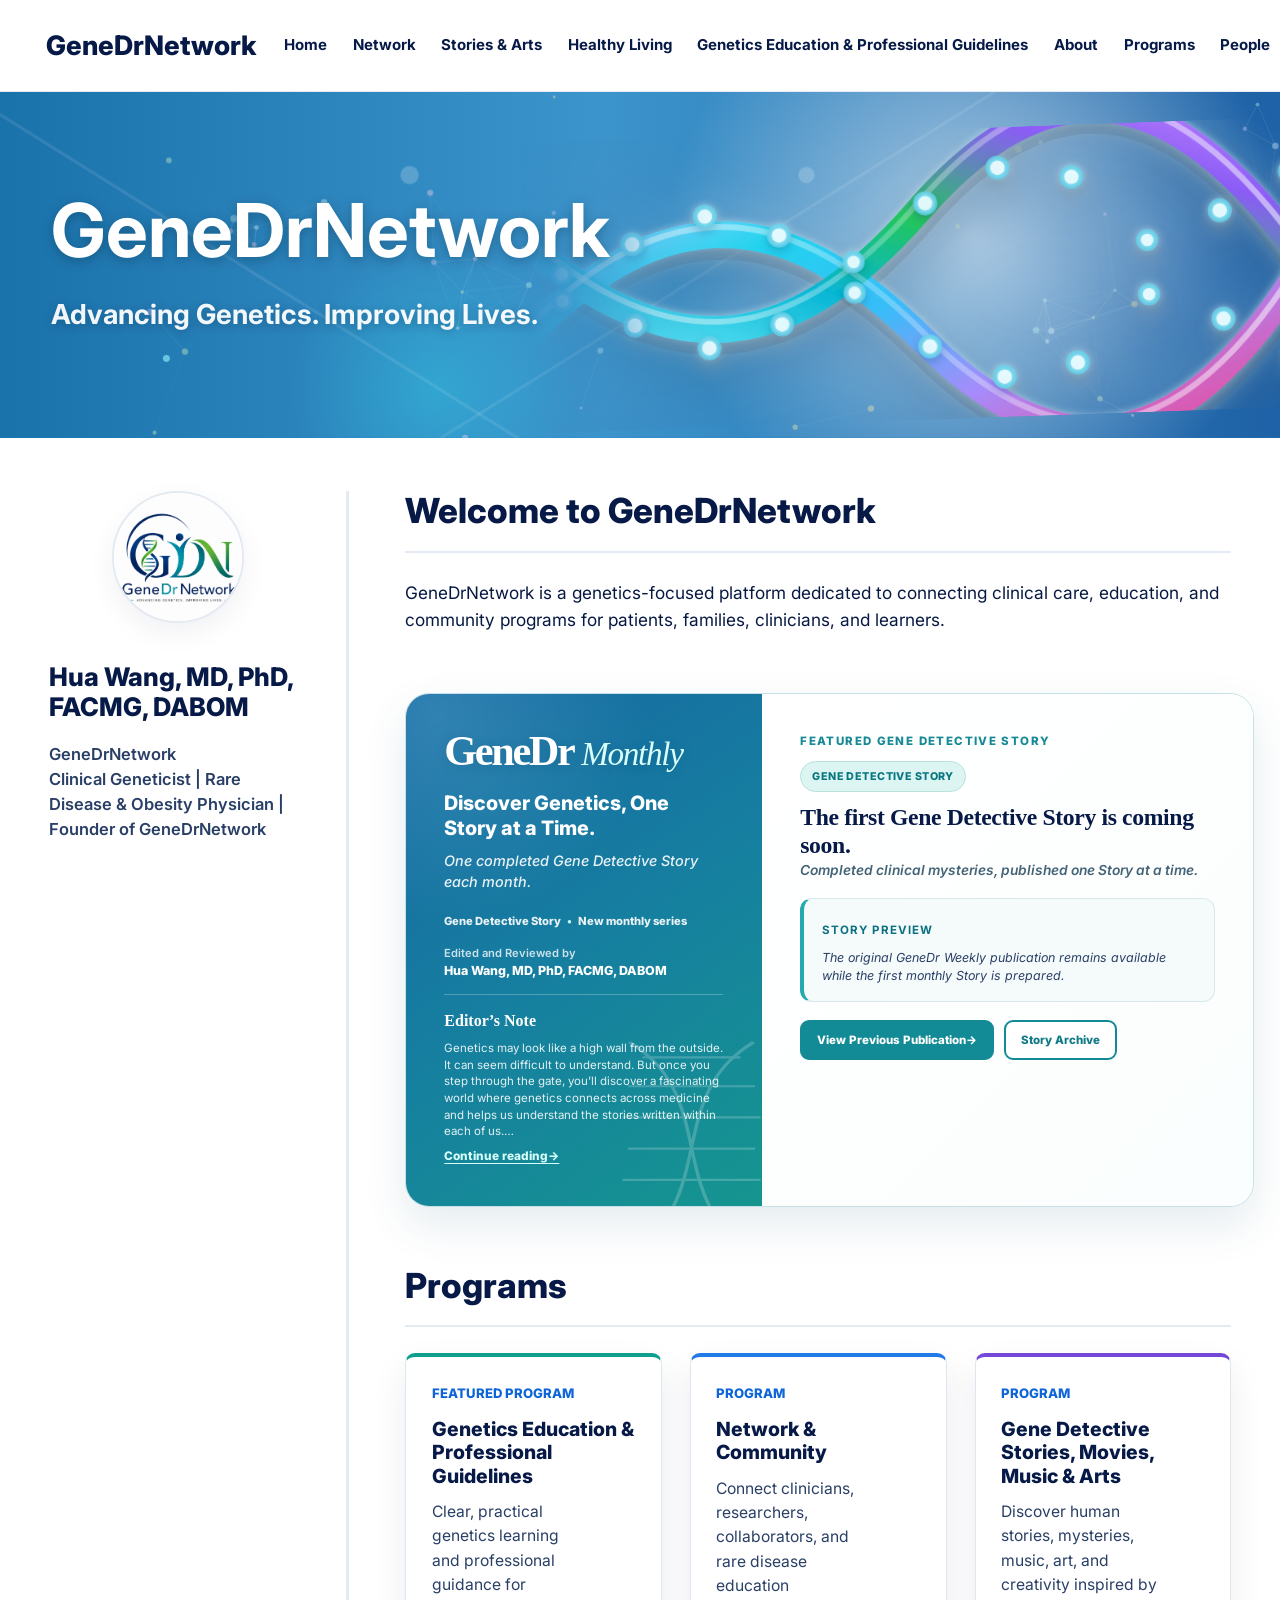
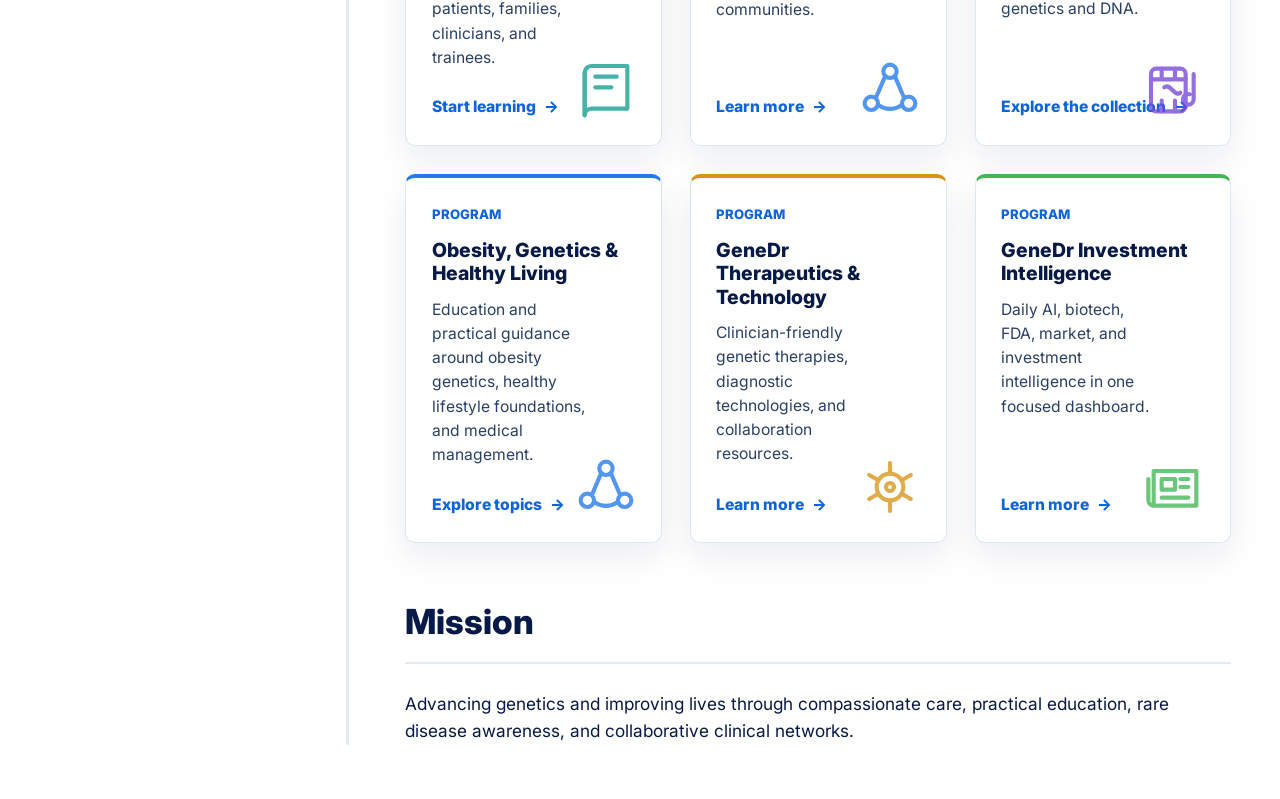
<file: index.html>
<!doctype html>
<html lang="en">
  <head>
    <meta charset="utf-8" />
    <meta name="viewport" content="width=device-width, initial-scale=1" />
    <meta
      name="description"
      content="GeneDrNetwork advances genetics and improves lives through clinical programs, network and community programs, genetics education, Gene Detective Stories, Movies, Music &amp; Arts, therapeutics and technology updates, and GeneDr Investment Intelligence."
    />
    <title>GeneDrNetwork</title>
    <link rel="icon" type="image/png" href="assets/genedrnetwork-logo.png" />
    <meta property="og:title" content="GeneDrNetwork" />
    <meta property="og:description" content="Advancing Genetics. Improving Lives." />
    <meta property="og:image" content="assets/genedrnetwork-logo.png" />
    <link rel="preconnect" href="https://fonts.googleapis.com" />
    <link rel="preconnect" href="https://fonts.gstatic.com" crossorigin />
    <link
      href="https://fonts.googleapis.com/css2?family=Inter:wght@400;500;600;700;800&display=swap"
      rel="stylesheet"
    />
    <link rel="stylesheet" href="styles.css?v=20260813-monthly-6" />
  </head>
  <body>
    <header class="site-header">
      <a class="site-title" href="#top">GeneDrNetwork</a>
      <nav class="site-nav" aria-label="Primary navigation">
        <a href="#top">Home</a>
        <a href="programs/network-community.html">Network</a>
        <a href="programs/genedrresearch.html">Stories &amp; Arts</a>
        <a href="programs/clinical-genetics-network.html">Healthy Living</a>
        <a href="programs/genetics-education.html">Genetics Education &amp; Professional Guidelines</a>
        <a href="#about">About</a>
        <a href="#programs">Programs</a>
        <a href="#people">People</a>
        <a href="mailto:info@genedrnetwork.org">Contact</a>
        <span class="search-icon" aria-hidden="true"></span>
      </nav>
    </header>

    <main id="top">
      <section class="hero-banner" aria-labelledby="page-title">
        <canvas id="network-canvas" aria-hidden="true"></canvas>
        <div class="hero-dna" aria-hidden="true">
          <svg viewBox="0 0 820 300" role="img">
            <defs>
              <linearGradient id="dnaLeft" x1="0" y1="0.2" x2="1" y2="0.8">
                <stop offset="0" stop-color="#7dd3fc" />
                <stop offset="0.18" stop-color="#22d3ee" />
                <stop offset="0.42" stop-color="#38bdf8" />
                <stop offset="0.68" stop-color="#a78bfa" />
                <stop offset="1" stop-color="#ec4899" />
              </linearGradient>
              <linearGradient id="dnaRight" x1="1" y1="0.1" x2="0" y2="0.9">
                <stop offset="0" stop-color="#c084fc" />
                <stop offset="0.22" stop-color="#8b5cf6" />
                <stop offset="0.5" stop-color="#22c55e" />
                <stop offset="0.72" stop-color="#06b6d4" />
                <stop offset="1" stop-color="#67e8f9" />
              </linearGradient>
              <linearGradient id="dnaHighlight" x1="0" y1="0" x2="1" y2="0">
                <stop offset="0" stop-color="#ffffff" stop-opacity="0.85" />
                <stop offset="0.45" stop-color="#ffffff" stop-opacity="0.35" />
                <stop offset="1" stop-color="#ffffff" stop-opacity="0.78" />
              </linearGradient>
              <linearGradient id="rungBlue" x1="0" y1="0" x2="1" y2="1">
                <stop offset="0" stop-color="#bff3ff" />
                <stop offset="0.55" stop-color="#38bdf8" />
                <stop offset="1" stop-color="#0f6fa8" />
              </linearGradient>
              <linearGradient id="rungPink" x1="0" y1="0" x2="1" y2="1">
                <stop offset="0" stop-color="#ffe1f4" />
                <stop offset="0.55" stop-color="#f472b6" />
                <stop offset="1" stop-color="#9d3a93" />
              </linearGradient>
              <linearGradient id="rungGreen" x1="0" y1="0" x2="1" y2="1">
                <stop offset="0" stop-color="#eaffb8" />
                <stop offset="0.55" stop-color="#84cc16" />
                <stop offset="1" stop-color="#29906b" />
              </linearGradient>
              <linearGradient id="rungYellow" x1="0" y1="0" x2="1" y2="1">
                <stop offset="0" stop-color="#fff7c2" />
                <stop offset="0.55" stop-color="#fbbf24" />
                <stop offset="1" stop-color="#d97706" />
              </linearGradient>
              <linearGradient id="rungPurple" x1="0" y1="0" x2="1" y2="1">
                <stop offset="0" stop-color="#eee5ff" />
                <stop offset="0.55" stop-color="#a78bfa" />
                <stop offset="1" stop-color="#6d28d9" />
              </linearGradient>
              <filter id="dnaSoftShadow" x="-20%" y="-30%" width="140%" height="160%">
                <feDropShadow dx="0" dy="10" stdDeviation="9" flood-color="#06264f" flood-opacity="0.28" />
                <feDropShadow dx="0" dy="0" stdDeviation="4" flood-color="#e0fbff" flood-opacity="0.55" />
              </filter>
            </defs>
            <g class="dna-helix-3d" filter="url(#dnaSoftShadow)">
              <path class="dna-strand dna-strand-shadow" d="M-20 218 C135 62 265 62 410 218 C550 368 690 360 840 94" />
              <path class="dna-strand dna-strand-shadow" d="M-20 82 C135 238 265 238 410 82 C550 -68 690 -60 840 206" />
              <path class="dna-strand dna-strand-left" d="M-20 218 C135 62 265 62 410 218 C550 368 690 360 840 94" />
              <path class="dna-strand dna-strand-right" d="M-20 82 C135 238 265 238 410 82 C550 -68 690 -60 840 206" />
              <path class="dna-strand-highlight" d="M-20 210 C135 54 265 54 410 210 C550 360 690 352 840 86" />
              <path class="dna-strand-highlight" d="M-20 74 C135 230 265 230 410 74 C550 -76 690 -68 840 198" />
              <g class="dna-rungs">
                <line class="rung-blue" x1="38" y1="164" x2="38" y2="136" />
                <line class="rung-green" x1="112" y1="108" x2="112" y2="192" />
                <line class="rung-pink" x1="188" y1="82" x2="188" y2="218" />
                <line class="rung-yellow" x1="264" y1="104" x2="264" y2="196" />
                <line class="rung-purple" x1="340" y1="166" x2="340" y2="134" />
                <line class="rung-blue" x1="416" y1="224" x2="416" y2="76" />
                <line class="rung-green" x1="492" y1="258" x2="492" y2="42" />
                <line class="rung-pink" x1="568" y1="246" x2="568" y2="54" />
                <line class="rung-yellow" x1="644" y1="178" x2="644" y2="122" />
                <line class="rung-purple" x1="720" y1="94" x2="720" y2="206" />
                <line class="rung-blue" x1="794" y1="56" x2="794" y2="244" />
              </g>
              <g class="dna-nodes">
                <circle cx="38" cy="164" r="9" />
                <circle cx="38" cy="136" r="9" />
                <circle cx="112" cy="108" r="10" />
                <circle cx="112" cy="192" r="10" />
                <circle cx="188" cy="82" r="10" />
                <circle cx="188" cy="218" r="10" />
                <circle cx="264" cy="104" r="10" />
                <circle cx="264" cy="196" r="10" />
                <circle cx="340" cy="166" r="9" />
                <circle cx="340" cy="134" r="9" />
                <circle cx="416" cy="224" r="10" />
                <circle cx="416" cy="76" r="10" />
                <circle cx="492" cy="258" r="10" />
                <circle cx="492" cy="42" r="10" />
                <circle cx="568" cy="246" r="10" />
                <circle cx="568" cy="54" r="10" />
                <circle cx="644" cy="178" r="9" />
                <circle cx="644" cy="122" r="9" />
                <circle cx="720" cy="94" r="10" />
                <circle cx="720" cy="206" r="10" />
                <circle cx="794" cy="56" r="10" />
                <circle cx="794" cy="244" r="10" />
              </g>
            </g>
          </svg>
        </div>
        <div class="hero-overlay">
          <h1 id="page-title">GeneDrNetwork</h1>
          <p>Advancing Genetics. Improving Lives.</p>
        </div>
      </section>

      <div class="page-shell">
        <aside class="profile-sidebar" id="people" aria-label="Founder profile">
          <img class="profile-logo" src="assets/genedrnetwork-logo.png" alt="GeneDrNetwork logo" />
          <h2>Hua Wang, MD, PhD, FACMG, DABOM</h2>
          <p class="profile-affiliation">GeneDrNetwork</p>
          <p>
            Clinical Geneticist | Rare Disease &amp; Obesity Physician | Founder of
            GeneDrNetwork
          </p>
        </aside>

        <article class="main-content">
          <section id="about">
            <h2>Welcome to GeneDrNetwork</h2>
            <p>
              GeneDrNetwork is a genetics-focused platform dedicated to connecting clinical
              care, education, and community programs for patients, families, clinicians,
              and learners.
            </p>
          </section>

          <section id="genedr-weekly" aria-labelledby="weekly-section-title">
            <div id="weekly-feature" aria-live="polite"></div>
          </section>

          <section id="programs">
            <h2>Programs</h2>
            <div class="program-grid">
              <a class="program-card program-card-education" href="programs/genetics-education.html">
                <span class="program-label">Featured program</span>
                <strong>Genetics Education &amp; Professional Guidelines</strong>
                <p>Clear, practical genetics learning and professional guidance for patients, families, clinicians, and trainees.</p>
                <span class="learn-more">Start learning</span>
                <span class="program-icon" aria-hidden="true">
                  <svg viewBox="0 0 24 24">
                    <path d="M4 5.5A2.5 2.5 0 0 1 6.5 3H20v16H6.5A2.5 2.5 0 0 0 4 21.5Z" />
                    <path d="M4 5.5v16" />
                    <path d="M8 7h8" />
                    <path d="M8 11h6" />
                  </svg>
                </span>
              </a>
              <a class="program-card program-card-cgn" href="programs/network-community.html">
                <span class="program-label">Program</span>
                <strong>Network &amp; Community</strong>
                <p>Connect clinicians, researchers, collaborators, and rare disease education communities.</p>
                <span class="learn-more">Learn more</span>
                <span class="program-icon" aria-hidden="true">
                  <svg viewBox="0 0 24 24">
                    <circle cx="12" cy="5" r="2.5" />
                    <circle cx="5" cy="17" r="2.5" />
                    <circle cx="19" cy="17" r="2.5" />
                    <path d="M10.2 6.8 6.8 14.7" />
                    <path d="M13.8 6.8 17.2 14.7" />
                    <path d="M7.6 17.6a7.2 7.2 0 0 0 8.8 0" />
                  </svg>
                </span>
              </a>
              <a class="program-card program-card-research" href="programs/genedrresearch.html">
                <span class="program-label">Program</span>
                <strong>Gene Detective Stories, Movies, Music &amp; Arts</strong>
                <p>Discover human stories, mysteries, music, art, and creativity inspired by genetics and DNA.</p>
                <span class="learn-more">Explore the collection</span>
                <span class="program-icon" aria-hidden="true">
                  <svg viewBox="0 0 24 24">
                    <rect x="3" y="4" width="13" height="16" rx="2" />
                    <path d="M3 8h13M7 4v4m5-4v4M7 16v4m5-4v4M8 11c2-2 4 4 6 2" />
                    <path d="M19 6v9.5a2 2 0 1 1-1.5-1.94" />
                  </svg>
                </span>
              </a>
              <a class="program-card program-card-cgn" href="programs/clinical-genetics-network.html">
                <span class="program-label">Program</span>
                <strong>Obesity, Genetics &amp; Healthy Living</strong>
                <p>Education and practical guidance around obesity genetics, healthy lifestyle foundations, and medical management.</p>
                <span class="learn-more">Explore topics</span>
                <span class="program-icon" aria-hidden="true">
                  <svg viewBox="0 0 24 24">
                    <circle cx="12" cy="5" r="2.5" />
                    <circle cx="5" cy="17" r="2.5" />
                    <circle cx="19" cy="17" r="2.5" />
                    <path d="M10.2 6.8 6.8 14.7" />
                    <path d="M13.8 6.8 17.2 14.7" />
                    <path d="M7.6 17.6a7.2 7.2 0 0 0 8.8 0" />
                  </svg>
                </span>
              </a>
              <a class="program-card program-card-technology" href="programs/therapeutics-technology-updates.html?v=20260620-6">
                <span class="program-label">Program</span>
                <strong>GeneDr Therapeutics &amp; Technology</strong>
                <p>Clinician-friendly genetic therapies, diagnostic technologies, and collaboration resources.</p>
                <span class="learn-more">Learn more</span>
                <span class="program-icon" aria-hidden="true">
                  <svg viewBox="0 0 24 24">
                    <path d="M12 3v4" />
                    <path d="M12 17v4" />
                    <path d="M4.2 7.5 7.6 9.5" />
                    <path d="M16.4 14.5l3.4 2" />
                    <path d="M19.8 7.5l-3.4 2" />
                    <path d="M7.6 14.5l-3.4 2" />
                    <circle cx="12" cy="12" r="5" />
                    <circle cx="12" cy="12" r="1.5" />
                  </svg>
                </span>
              </a>
              <a class="program-card program-card-news" href="programs/genedrnews.html">
                <span class="program-label">Program</span>
                <strong>GeneDr Investment Intelligence</strong>
                <p>Daily AI, biotech, FDA, market, and investment intelligence in one focused dashboard.</p>
                <span class="learn-more">Learn more</span>
                <span class="program-icon" aria-hidden="true">
                  <svg viewBox="0 0 24 24">
                    <path d="M4 6h16v13H4z" />
                    <path d="M7 9h5v4H7z" />
                    <path d="M14 9h3" />
                    <path d="M14 12h3" />
                    <path d="M7 16h10" />
                    <path d="M2 9v8a2 2 0 0 0 2 2" />
                  </svg>
                </span>
              </a>
            </div>
          </section>

          <section>
            <h2>Mission</h2>
            <p>
              Advancing genetics and improving lives through compassionate care, practical
              education, rare disease awareness, and collaborative clinical networks.
            </p>
          </section>
        </article>
      </div>
    </main>
    <script src="data/genedr-weekly-settings.js?v=20260813-monthly-6"></script>
    <script src="data/genedr-weekly-issues.js?v=20260813-monthly-6"></script>
    <script src="assets/genedr-weekly.js?v=20260813-monthly-6"></script>
    <script src="script.js"></script>
  </body>
</html>
</file>
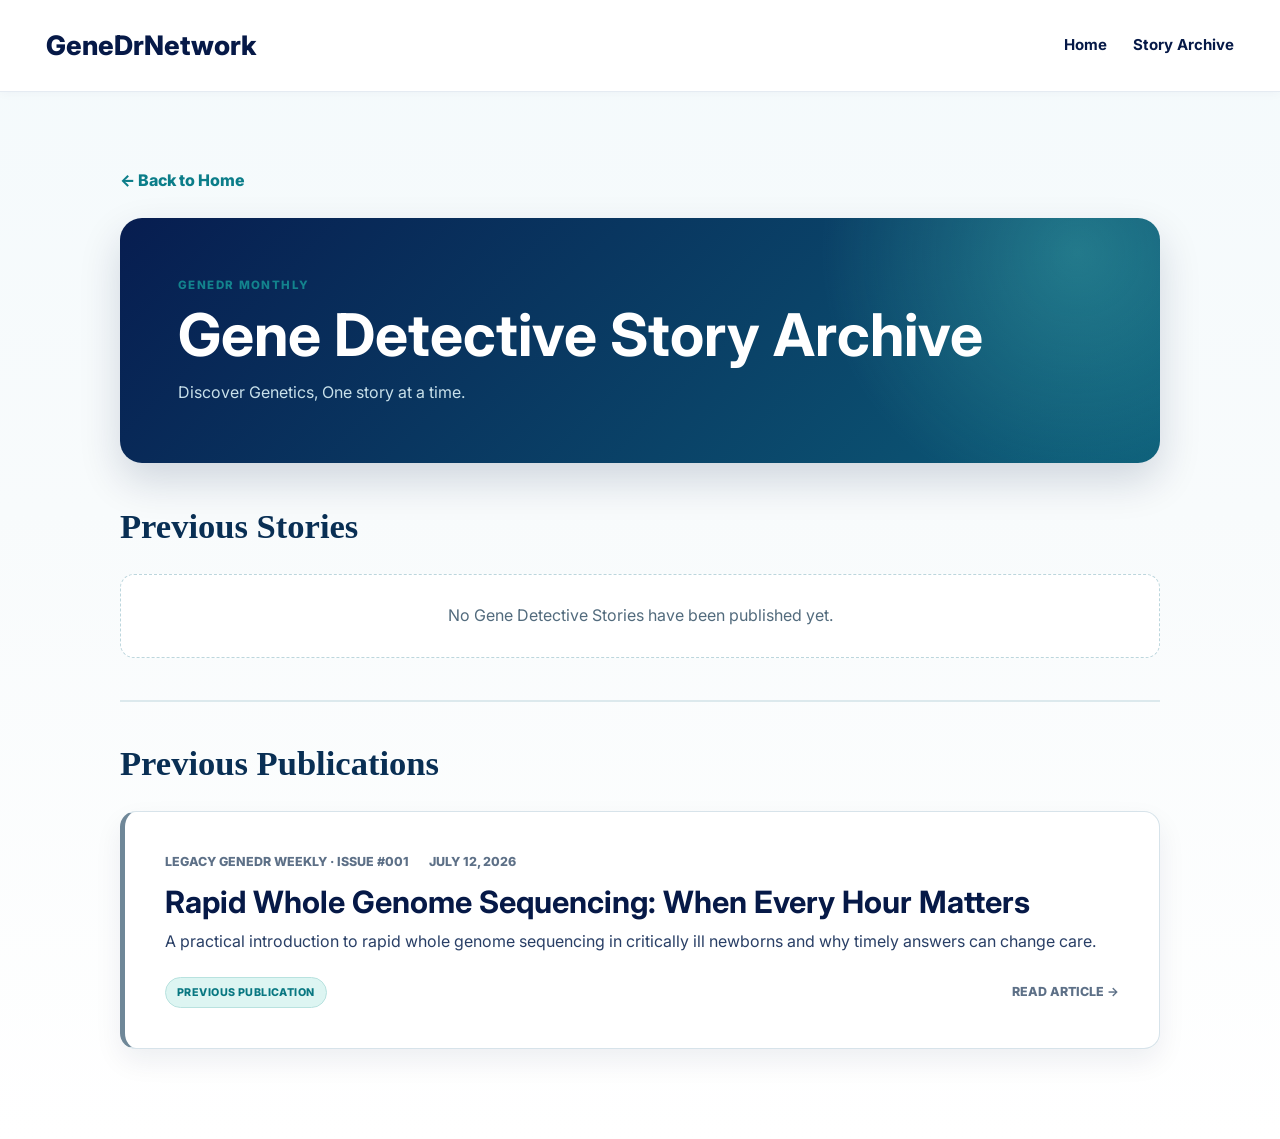
<file: genedr-weekly/archive.html>
<!doctype html>
<html lang="en">
  <head>
    <meta charset="utf-8" />
    <meta name="viewport" content="width=device-width, initial-scale=1" />
    <meta name="description" content="Browse GeneDr Monthly Gene Detective Stories and previous publications." />
    <title>GeneDr Monthly Archive | GeneDrNetwork</title>
    <link rel="icon" type="image/png" href="../assets/genedrnetwork-logo.png" />
    <link rel="preconnect" href="https://fonts.googleapis.com" />
    <link rel="preconnect" href="https://fonts.gstatic.com" crossorigin />
    <link href="https://fonts.googleapis.com/css2?family=Inter:wght@400;500;600;700;800&amp;display=swap" rel="stylesheet" />
    <link rel="stylesheet" href="../styles.css?v=20260813-monthly-6" />
  </head>
  <body class="weekly-page">
    <header class="site-header">
      <a class="site-title" href="../index.html">GeneDrNetwork</a>
      <nav class="site-nav" aria-label="GeneDr Monthly navigation">
        <a href="../index.html">Home</a>
        <a href="archive.html" aria-current="page">Story Archive</a>
      </nav>
    </header>
    <main class="weekly-page-shell">
      <a class="back-link" href="../index.html">← Back to Home</a>
      <header class="weekly-archive-header"><p class="weekly-kicker">GeneDr Monthly</p><h1>Gene Detective Story Archive</h1><p>Discover Genetics, One story at a time.</p></header>
      <div id="weekly-archive-list" aria-label="Published GeneDr Monthly stories and previous publications"></div>
    </main>
    <script src="../data/genedr-weekly-settings.js?v=20260813-monthly-6"></script>
    <script src="../data/genedr-weekly-issues.js?v=20260813-monthly-6"></script>
    <script src="../assets/genedr-weekly.js?v=20260813-monthly-6"></script>
  </body>
</html>
</file>
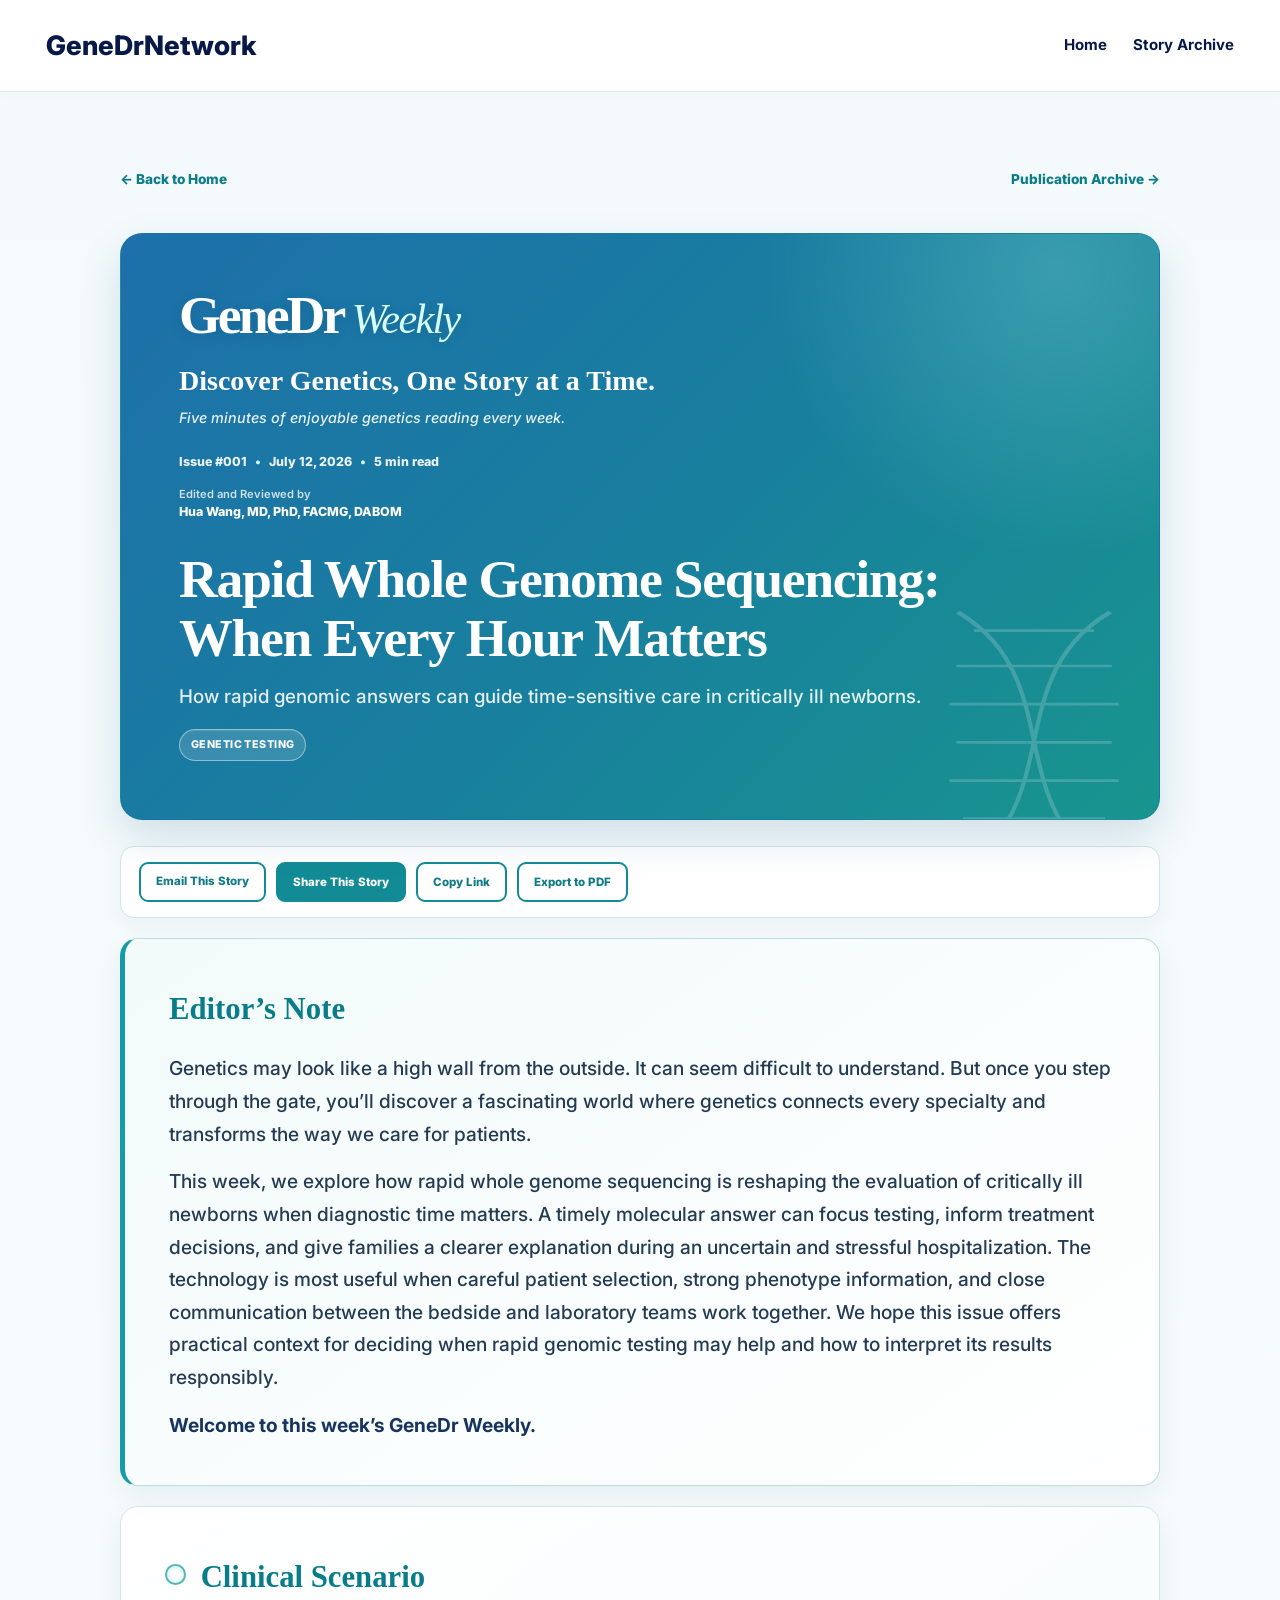
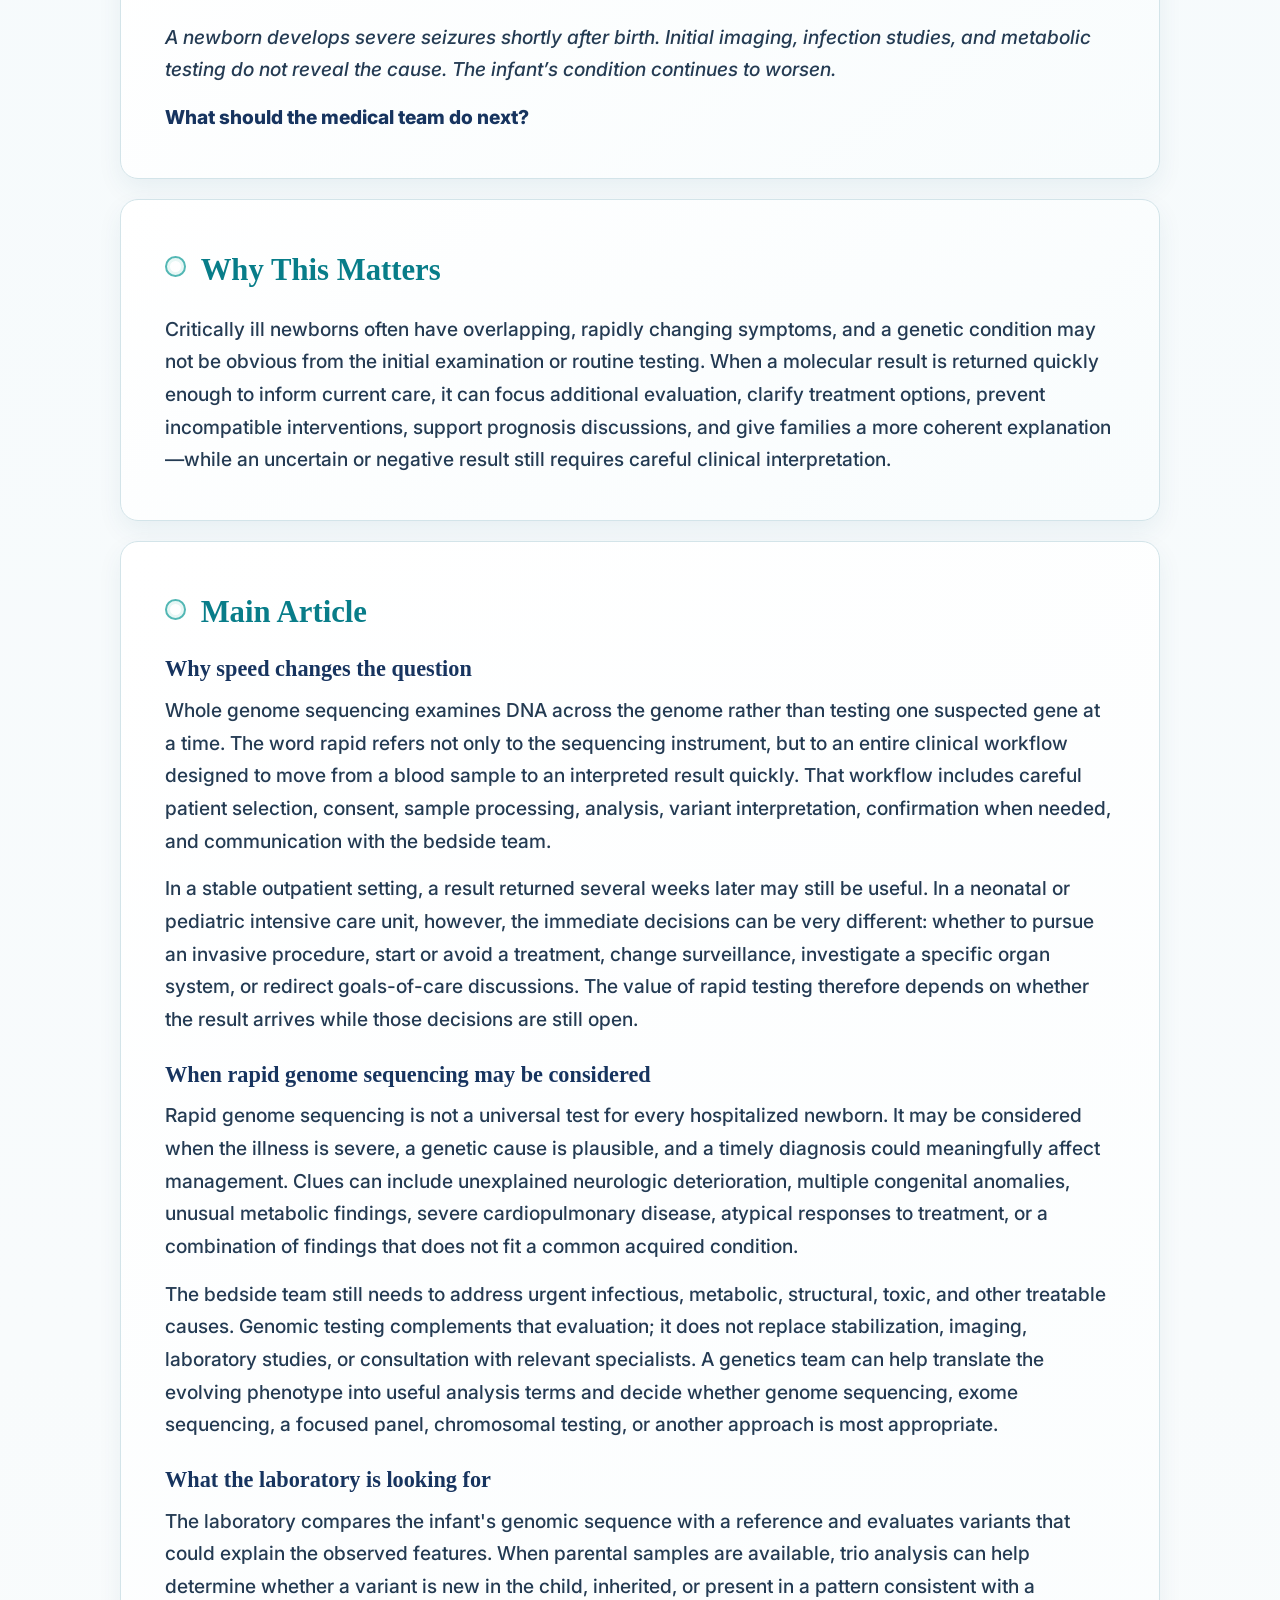
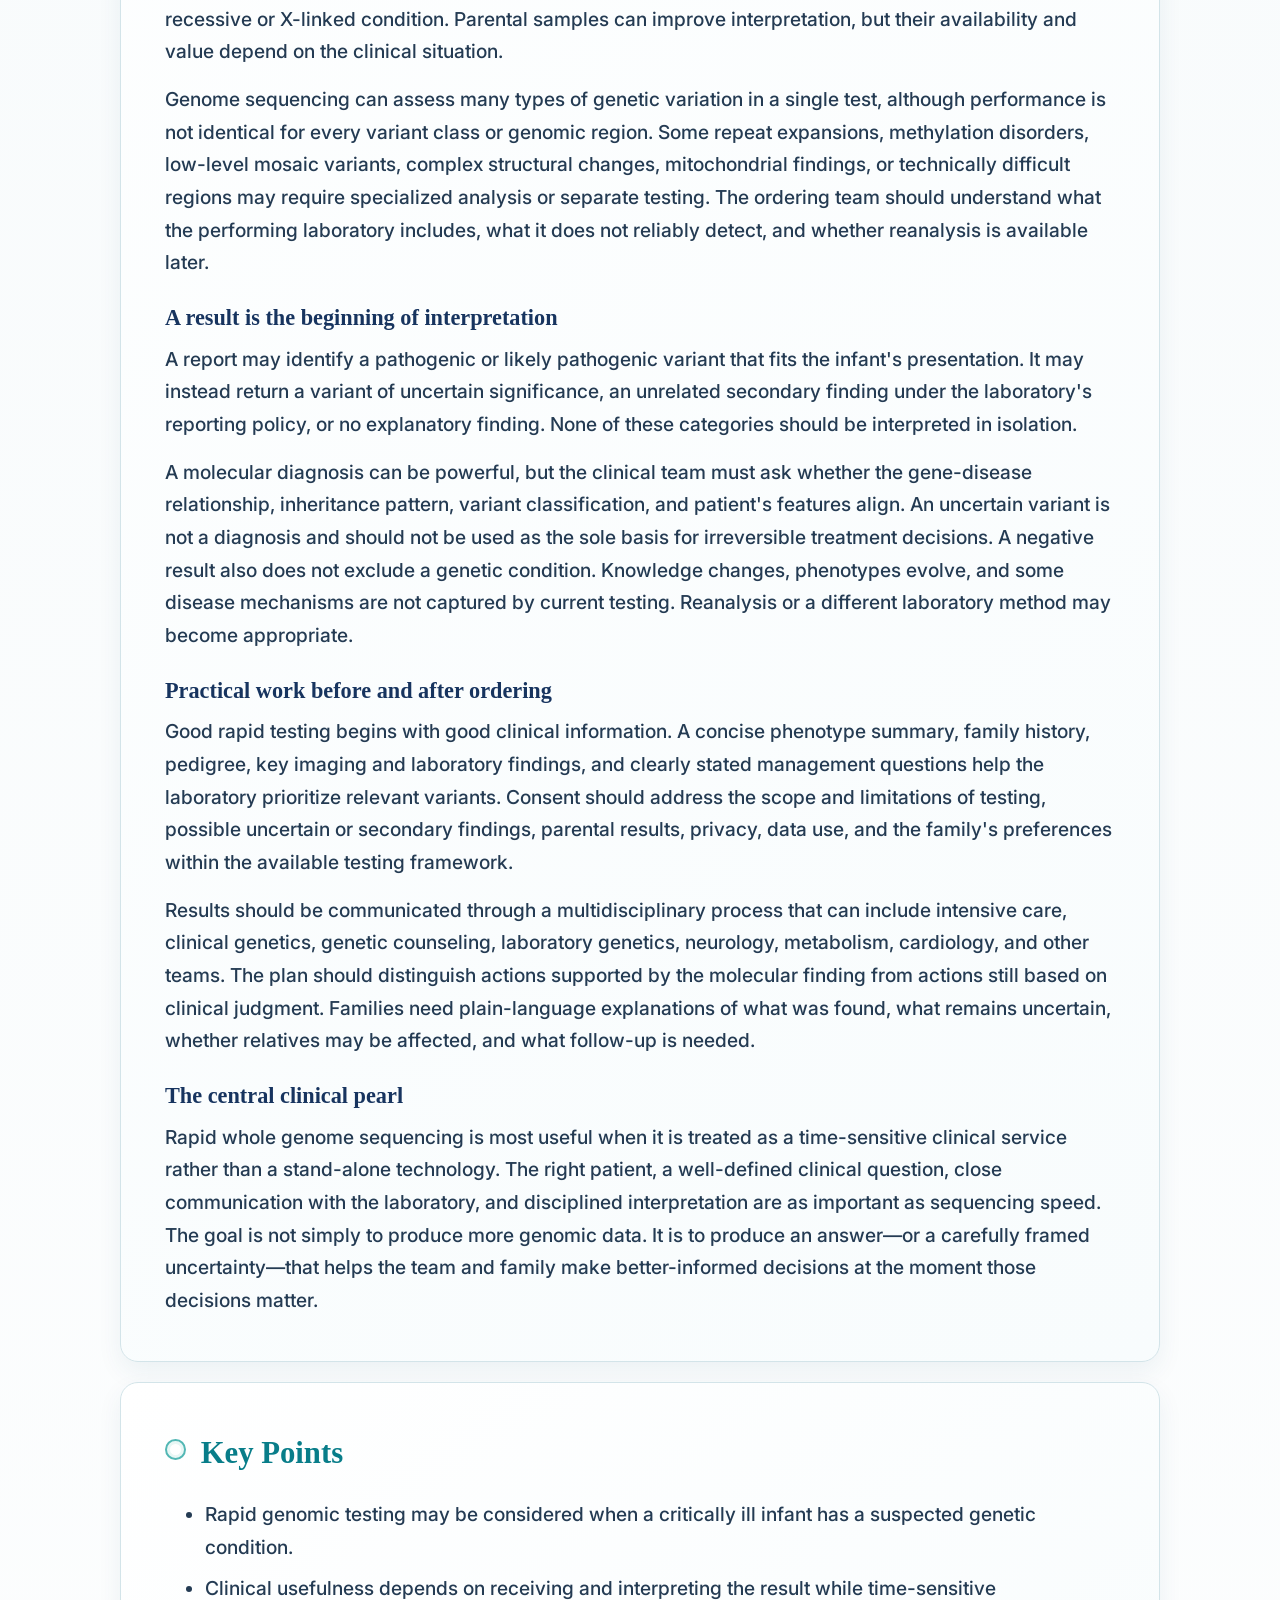
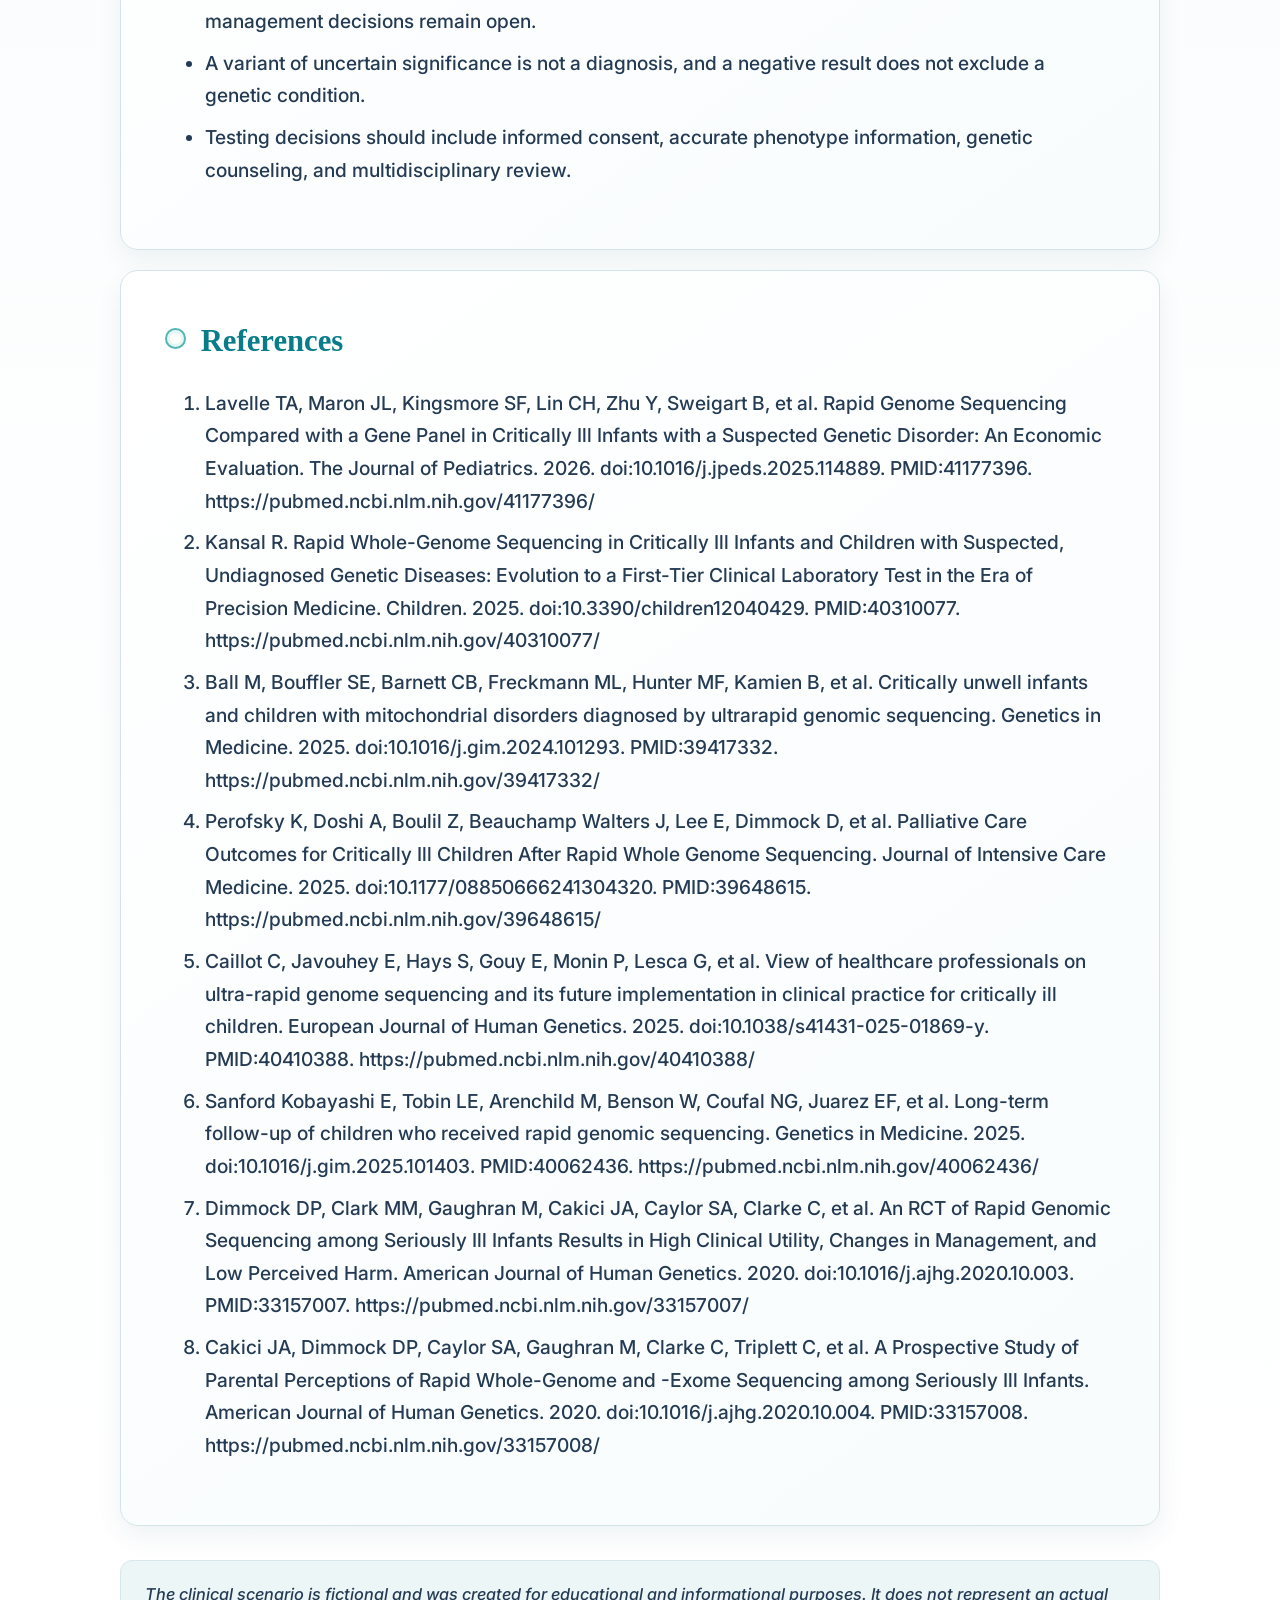
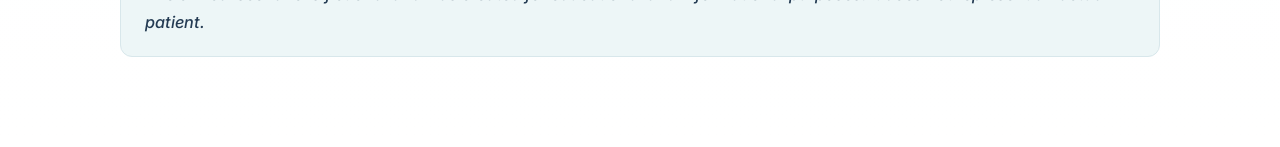
<file: genedr-weekly/article.html>
<!doctype html>
<html lang="en">
  <head>
    <meta charset="utf-8" />
    <meta name="viewport" content="width=device-width, initial-scale=1" />
    <meta name="description" content="Read the latest GeneDr Monthly Gene Detective Story." />
    <title>GeneDr Monthly | GeneDrNetwork</title>
    <link rel="icon" type="image/png" href="../assets/genedrnetwork-logo.png" />
    <link rel="preconnect" href="https://fonts.googleapis.com" />
    <link rel="preconnect" href="https://fonts.gstatic.com" crossorigin />
    <link href="https://fonts.googleapis.com/css2?family=Inter:wght@400;500;600;700;800&amp;display=swap" rel="stylesheet" />
    <link rel="stylesheet" href="../styles.css?v=20260813-monthly-6" />
  </head>
  <body class="weekly-page">
    <header class="site-header">
      <a class="site-title" href="../index.html">GeneDrNetwork</a>
      <nav class="site-nav" aria-label="GeneDr Monthly navigation">
        <a href="../index.html">Home</a>
        <a href="archive.html">Story Archive</a>
      </nav>
    </header>
    <main class="weekly-page-shell"><article id="weekly-article" class="weekly-article"></article></main>
    <script src="../data/genedr-weekly-settings.js?v=20260813-monthly-6"></script>
    <script src="../data/genedr-weekly-issues.js?v=20260813-monthly-6"></script>
    <script src="../assets/genedr-weekly-pdf.js?v=20260813-monthly-6"></script>
    <script src="../assets/genedr-weekly.js?v=20260813-monthly-6"></script>
  </body>
</html>
</file>
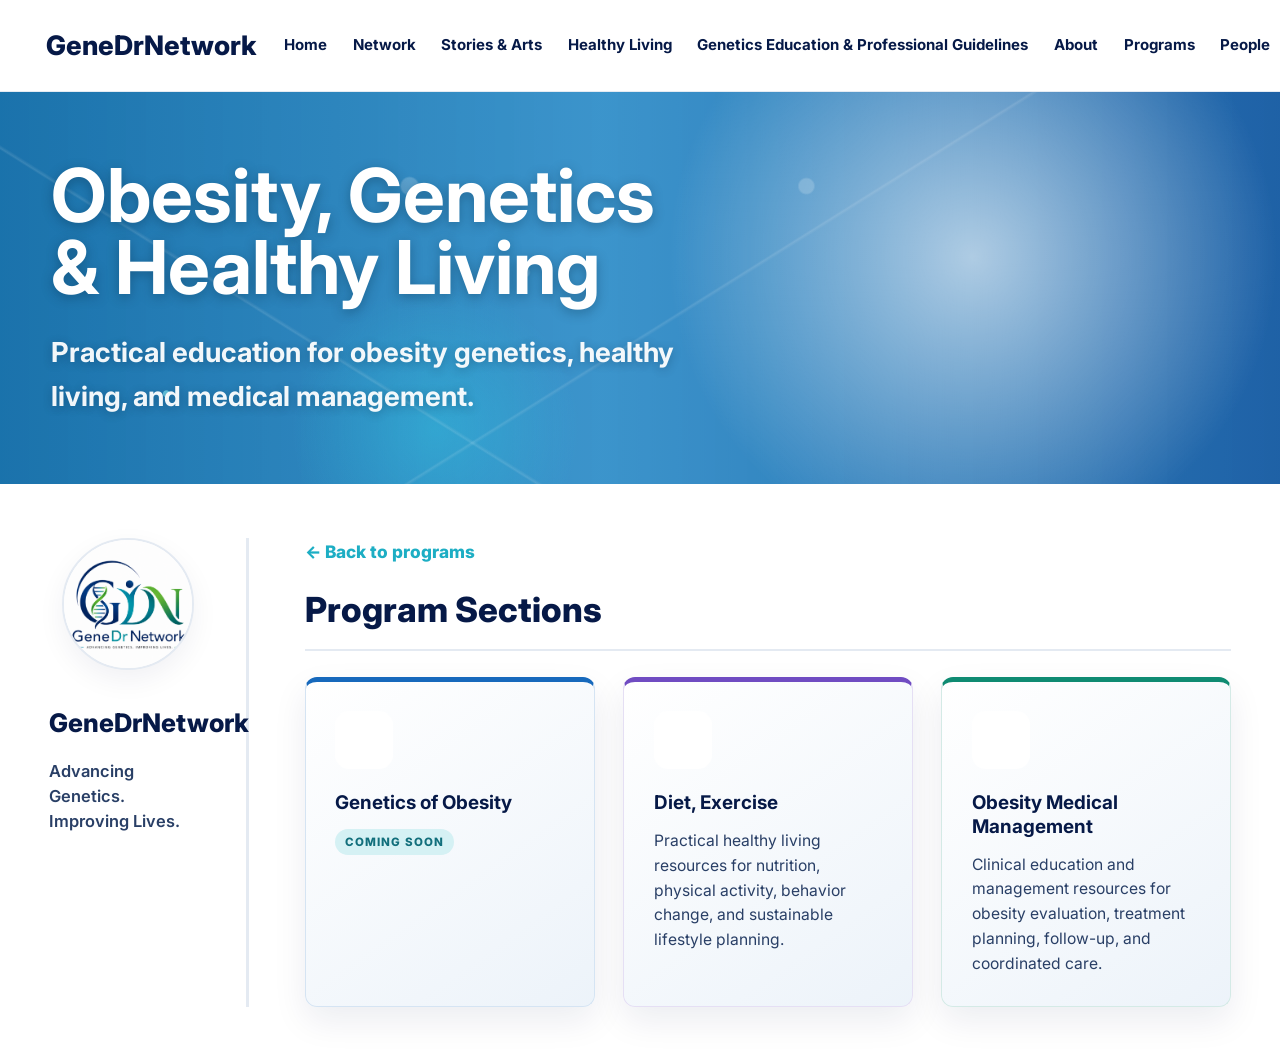
<file: programs/clinical-genetics-network.html>
<!doctype html>
<html lang="en">
  <head>
    <meta charset="utf-8" />
    <meta name="viewport" content="width=device-width, initial-scale=1" />
    <meta name="description" content="Obesity, genetics, and healthy living education from GeneDrNetwork, including obesity genetics, diet and exercise, and medical management." />
    <title>Obesity, Genetics &amp; Healthy Living | GeneDrNetwork</title>
    <link rel="icon" type="image/png" href="../assets/genedrnetwork-logo.png" />
    <link rel="preconnect" href="https://fonts.googleapis.com" />
    <link rel="preconnect" href="https://fonts.gstatic.com" crossorigin />
    <link href="https://fonts.googleapis.com/css2?family=Inter:wght@400;500;600;700;800&display=swap" rel="stylesheet" />
    <link rel="stylesheet" href="../styles.css" />
  </head>
  <body class="program-page">
    <header class="site-header">
      <a class="site-title" href="../index.html">GeneDrNetwork</a>
      <nav class="site-nav" aria-label="Primary navigation">
        <a href="../index.html">Home</a>
        <a href="network-community.html">Network</a>
        <a href="genedrresearch.html">Stories &amp; Arts</a>
        <a href="clinical-genetics-network.html" aria-current="page">Healthy Living</a>
        <a href="genetics-education.html">Genetics Education &amp; Professional Guidelines</a>
        <a href="../index.html#about">About</a>
        <a href="../index.html#programs">Programs</a>
        <a href="../index.html#people">People</a>
        <a href="mailto:info@genedrnetwork.org">Contact</a>
      </nav>
    </header>
    <main>
      <section class="hero-banner">
        <div class="hero-overlay">
          <h1>Obesity, Genetics &amp; Healthy Living</h1>
          <p>Practical education for obesity genetics, healthy living, and medical management.</p>
        </div>
      </section>
      <div class="page-shell">
        <aside class="profile-sidebar">
          <img class="profile-logo" src="../assets/genedrnetwork-logo.png" alt="GeneDrNetwork logo" />
          <h2>GeneDrNetwork</h2>
          <p class="profile-affiliation">Advancing Genetics. Improving Lives.</p>
        </aside>
        <article class="main-content">
          <a class="back-link" href="../index.html#programs">← Back to programs</a>
          <section>
            <h2>Program Sections</h2>
            <div class="guideline-card-grid">
              <article class="guideline-card guideline-card-common">
                <span class="guideline-card-icon" aria-hidden="true">
                  <svg viewBox="0 0 24 24">
                    <path d="M5 19c5-5 9-9 14-14" />
                    <path d="M7 7c2 2 8 2 10 0" />
                    <path d="M7 17c2-2 8-2 10 0" />
                    <circle cx="12" cy="12" r="2.5" />
                  </svg>
                </span>
                <h3>Genetics of Obesity</h3>
                <p><span class="status-pill">Coming soon</span></p>
              </article>
              <article class="guideline-card guideline-card-rare">
                <span class="guideline-card-icon" aria-hidden="true">
                  <svg viewBox="0 0 24 24">
                    <path d="M5 20c5.5-2 9.5-6 12-12" />
                    <path d="M7 10c3 0 6-1.5 8-5" />
                    <path d="M8 17c-1.5-3-1.2-6 1-9" />
                  </svg>
                </span>
                <h3>Diet, Exercise</h3>
                <p>Practical healthy living resources for nutrition, physical activity, behavior change, and sustainable lifestyle planning.</p>
              </article>
              <article class="guideline-card guideline-card-iem">
                <span class="guideline-card-icon" aria-hidden="true">
                  <svg viewBox="0 0 24 24">
                    <path d="M8 21h8" />
                    <path d="M12 17v4" />
                    <path d="M7 10a5 5 0 0 1 10 0c0 2.8-2 4.8-5 7-3-2.2-5-4.2-5-7Z" />
                    <path d="M10 10h4" />
                    <path d="M12 8v4" />
                  </svg>
                </span>
                <h3>Obesity Medical Management</h3>
                <p>Clinical education and management resources for obesity evaluation, treatment planning, follow-up, and coordinated care.</p>
              </article>
            </div>
          </section>
        </article>
      </div>
    </main>
  </body>
</html>
</file>
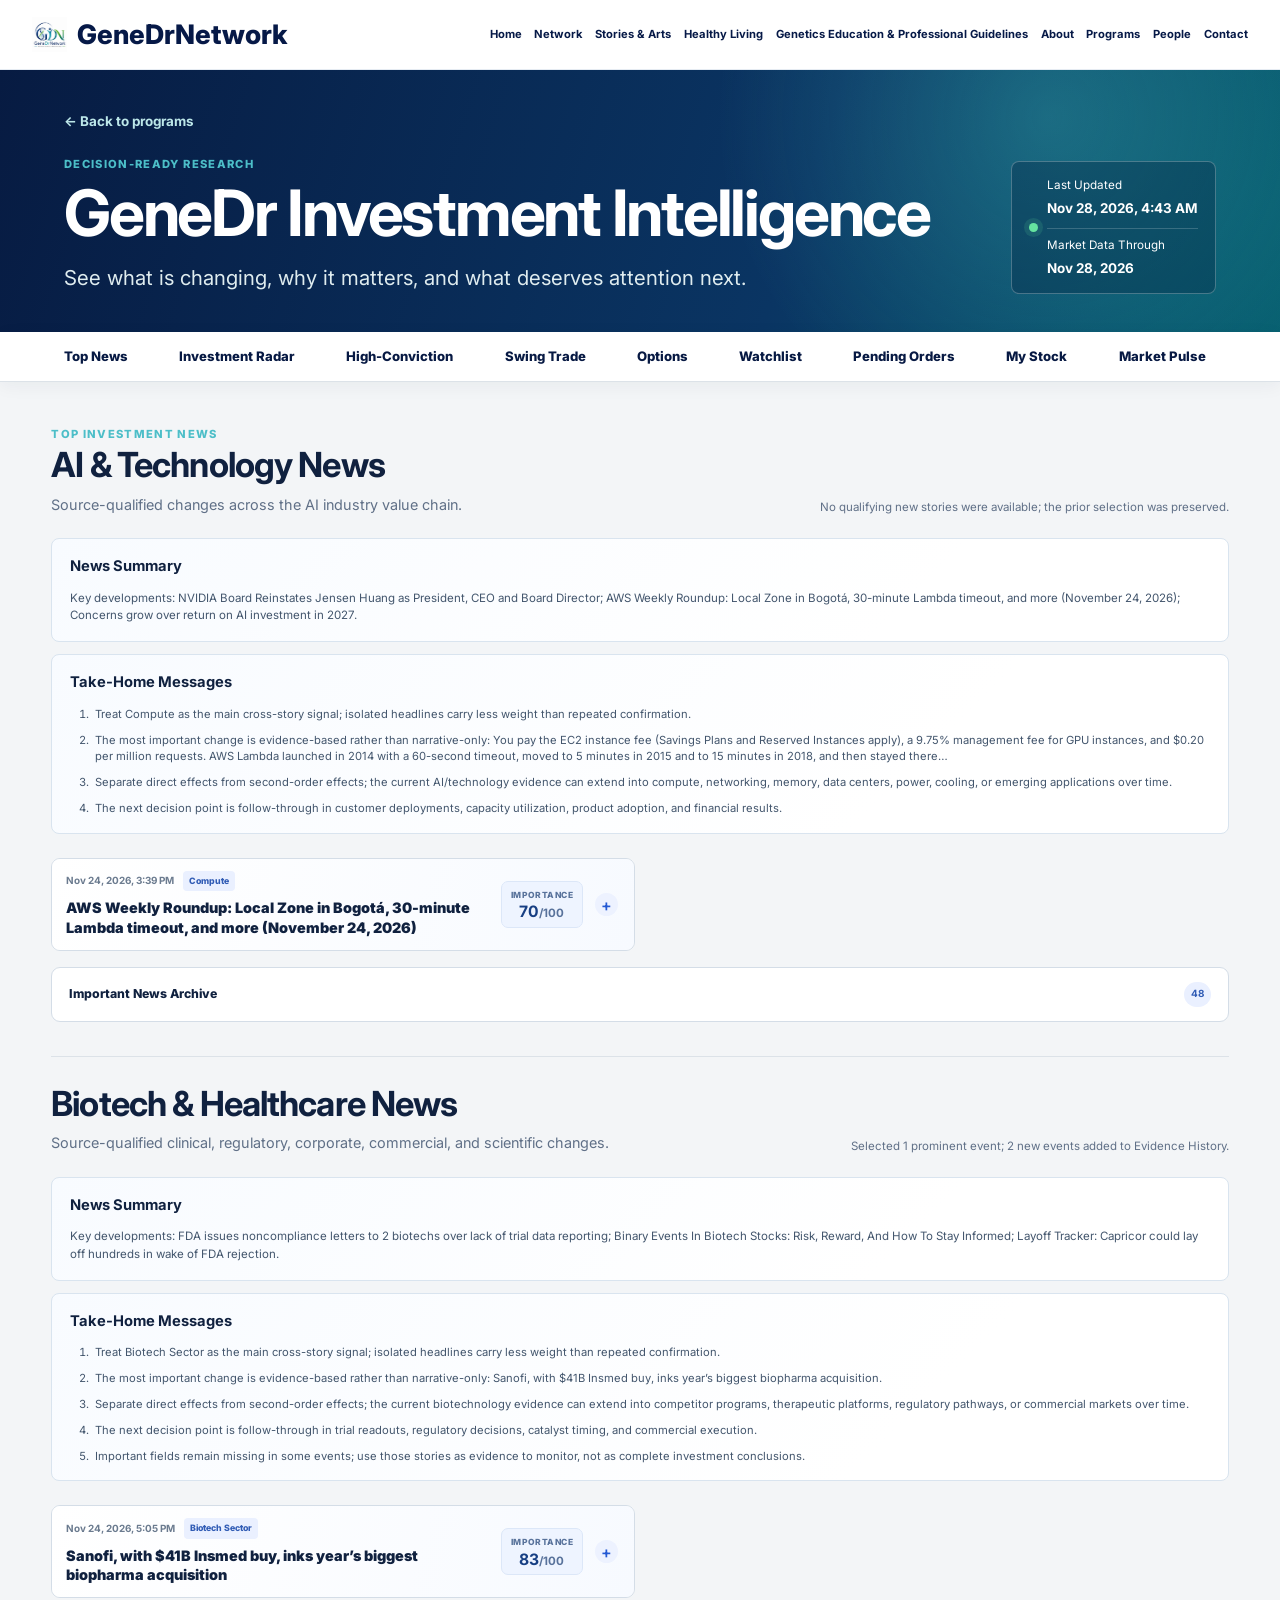
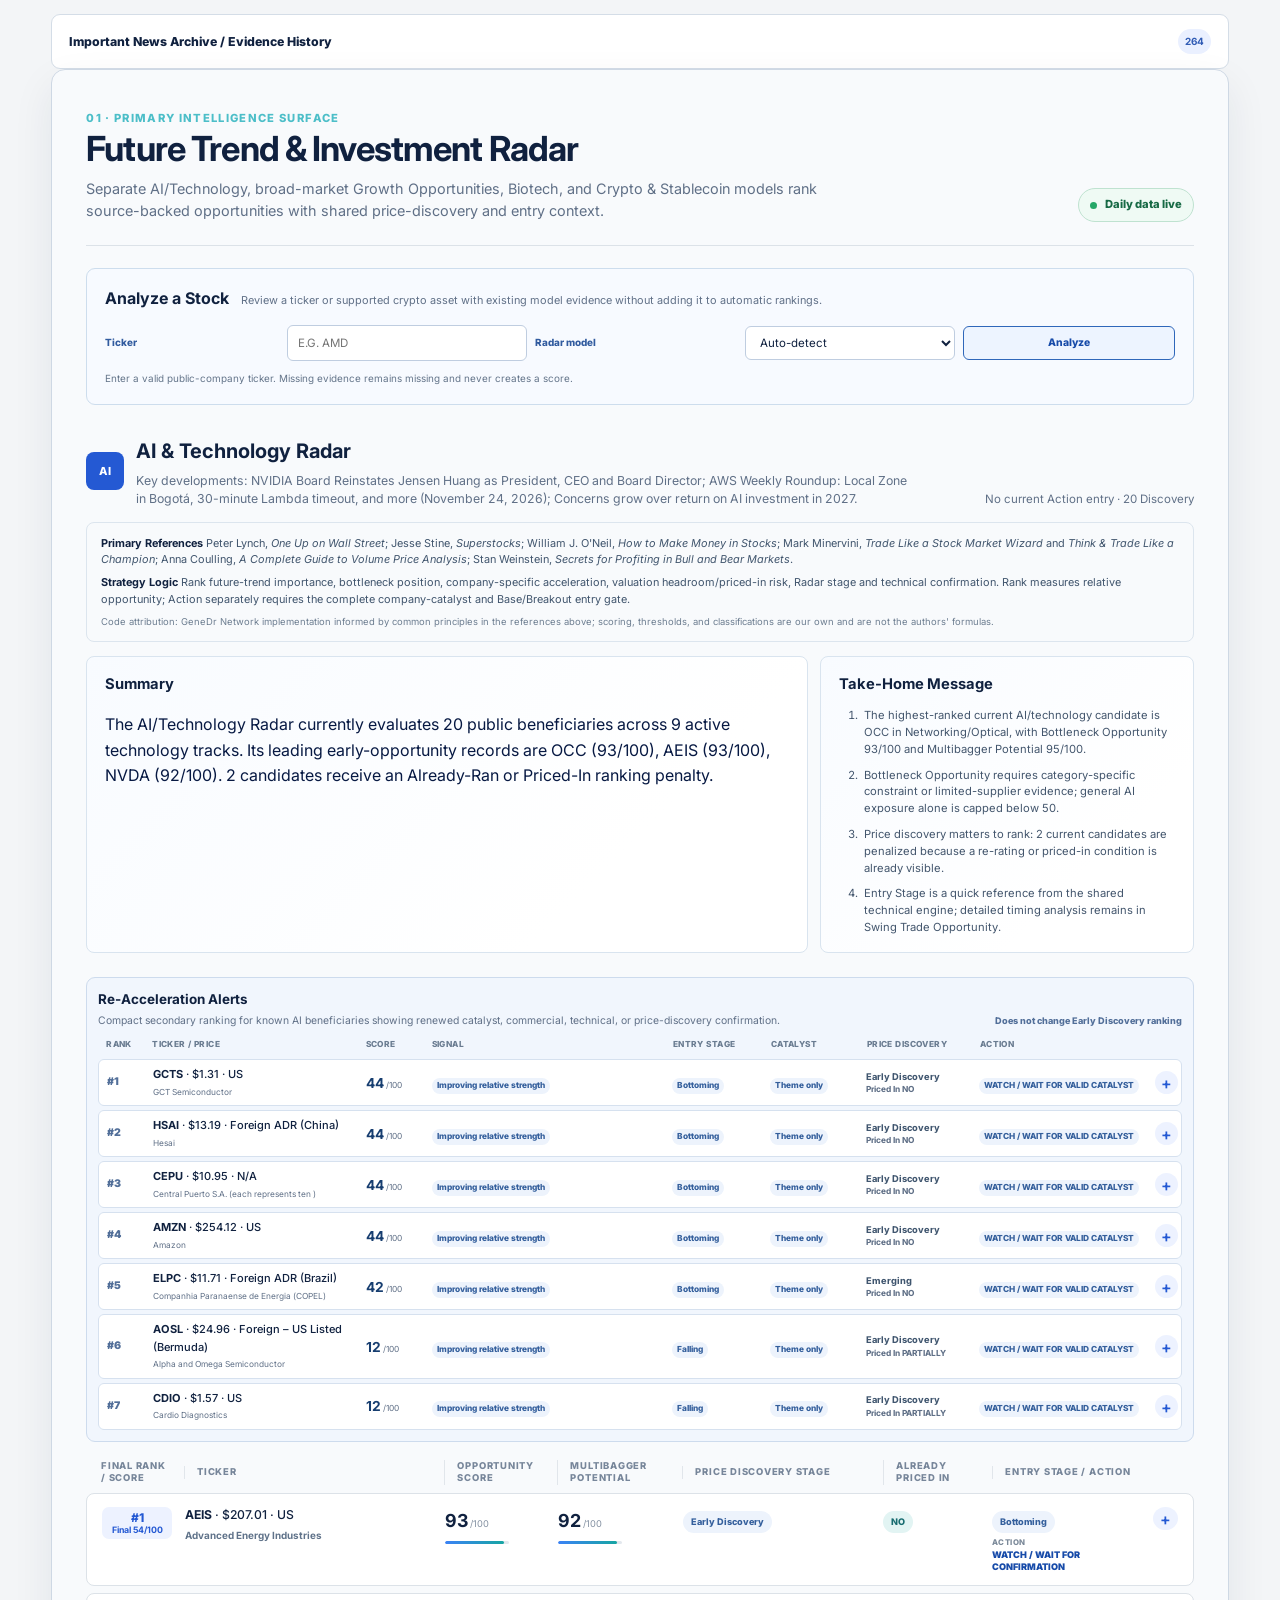
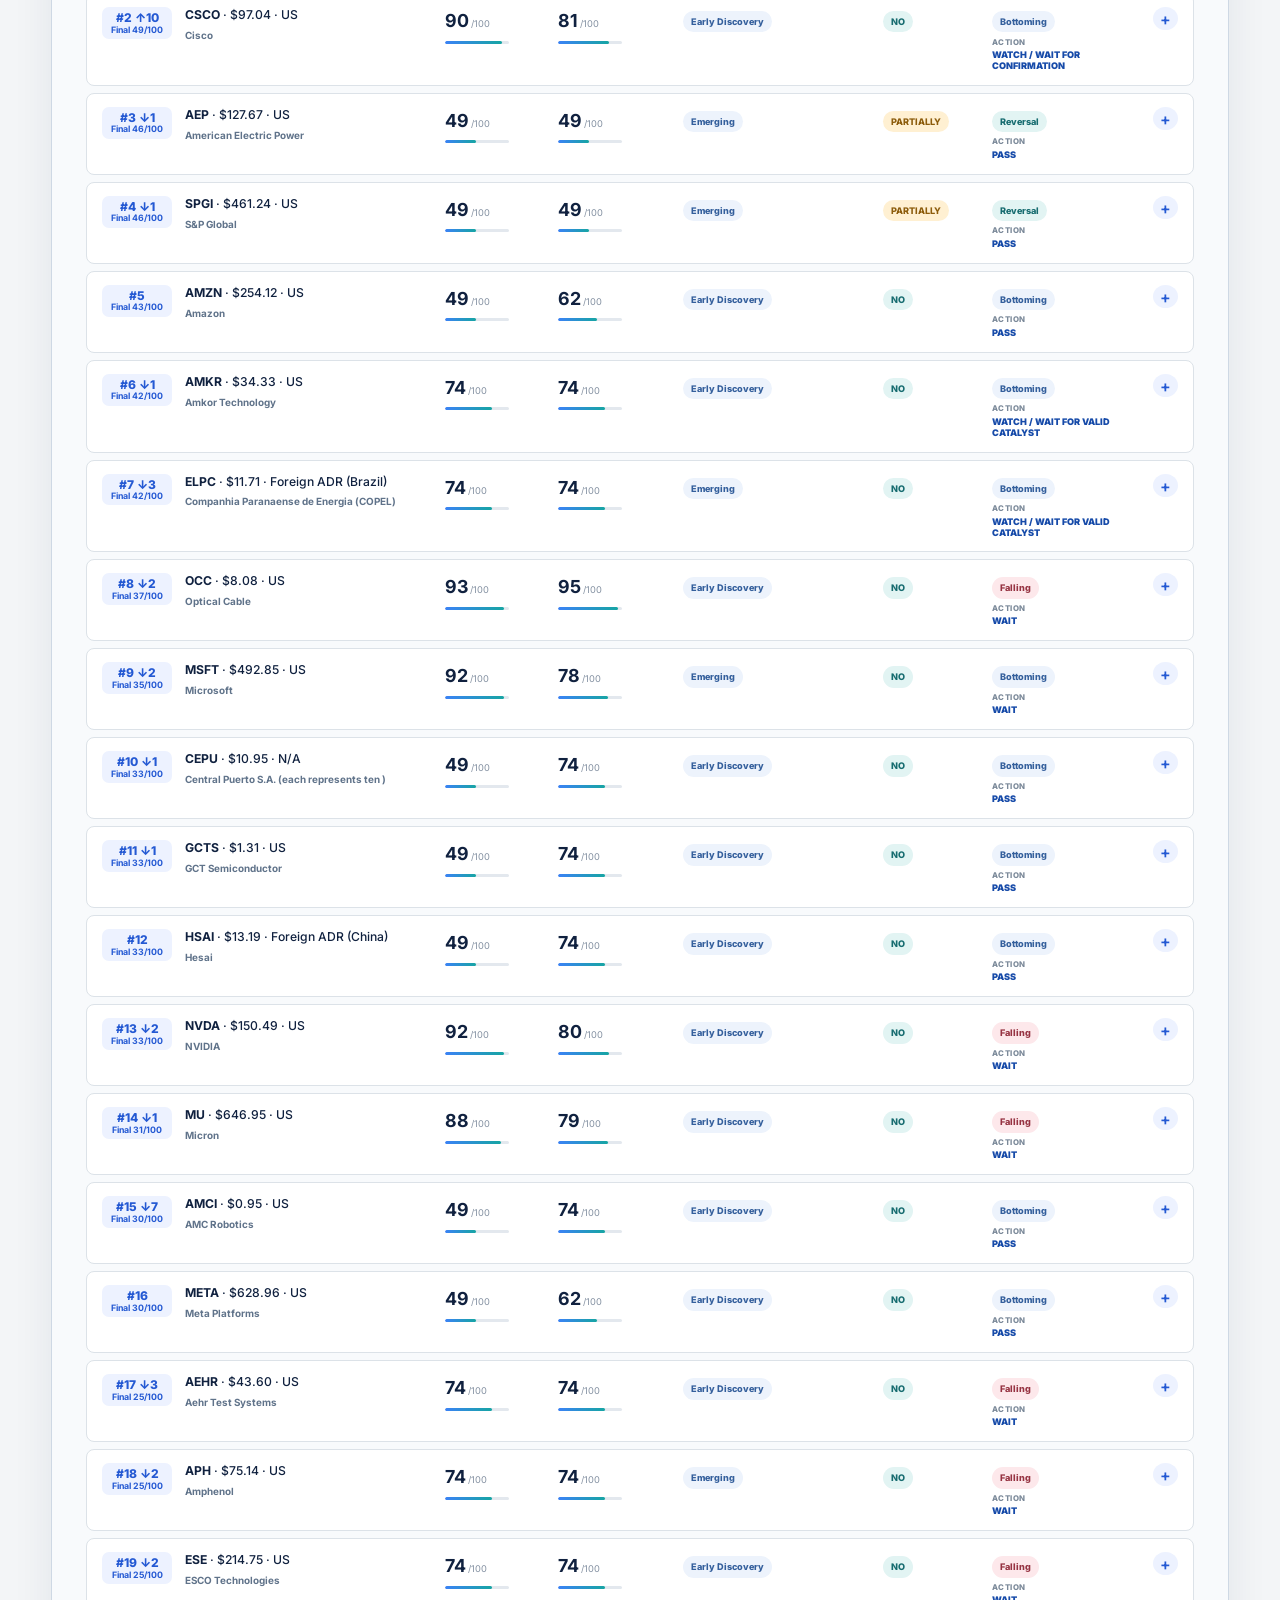
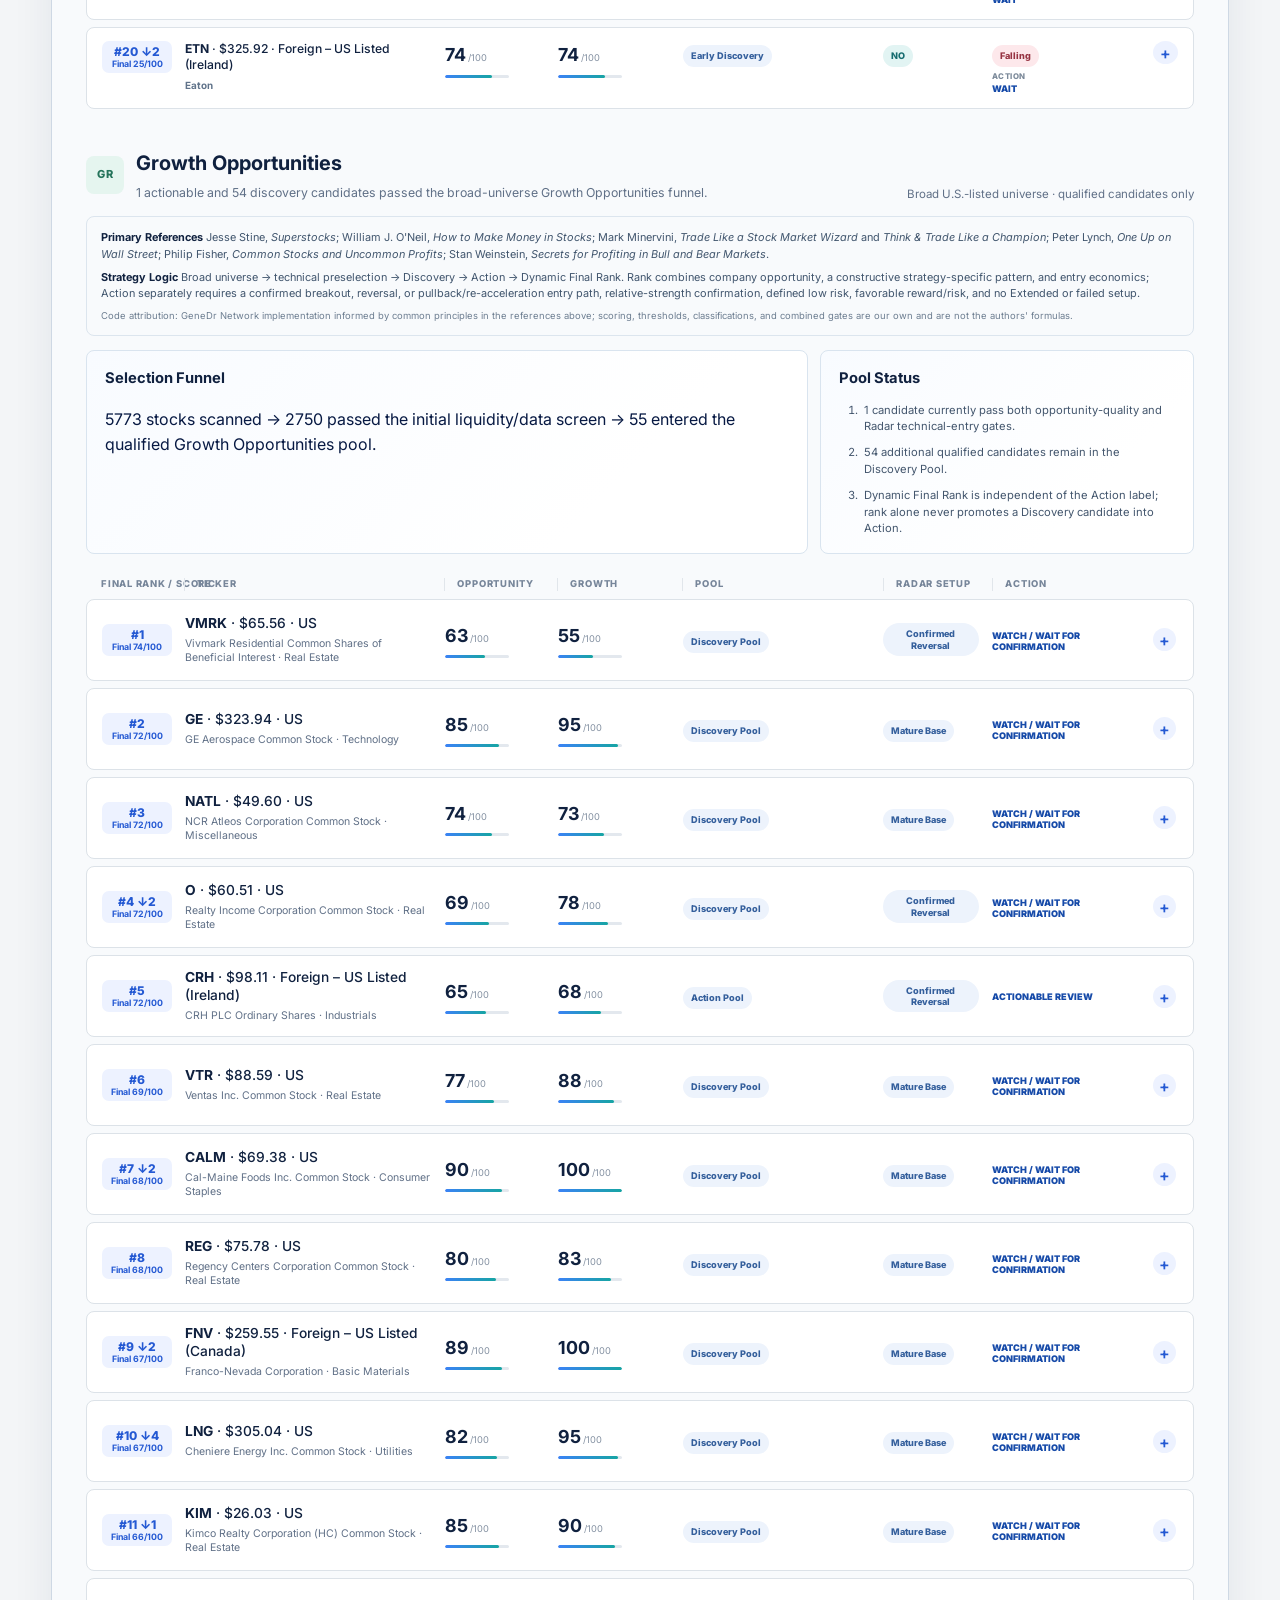
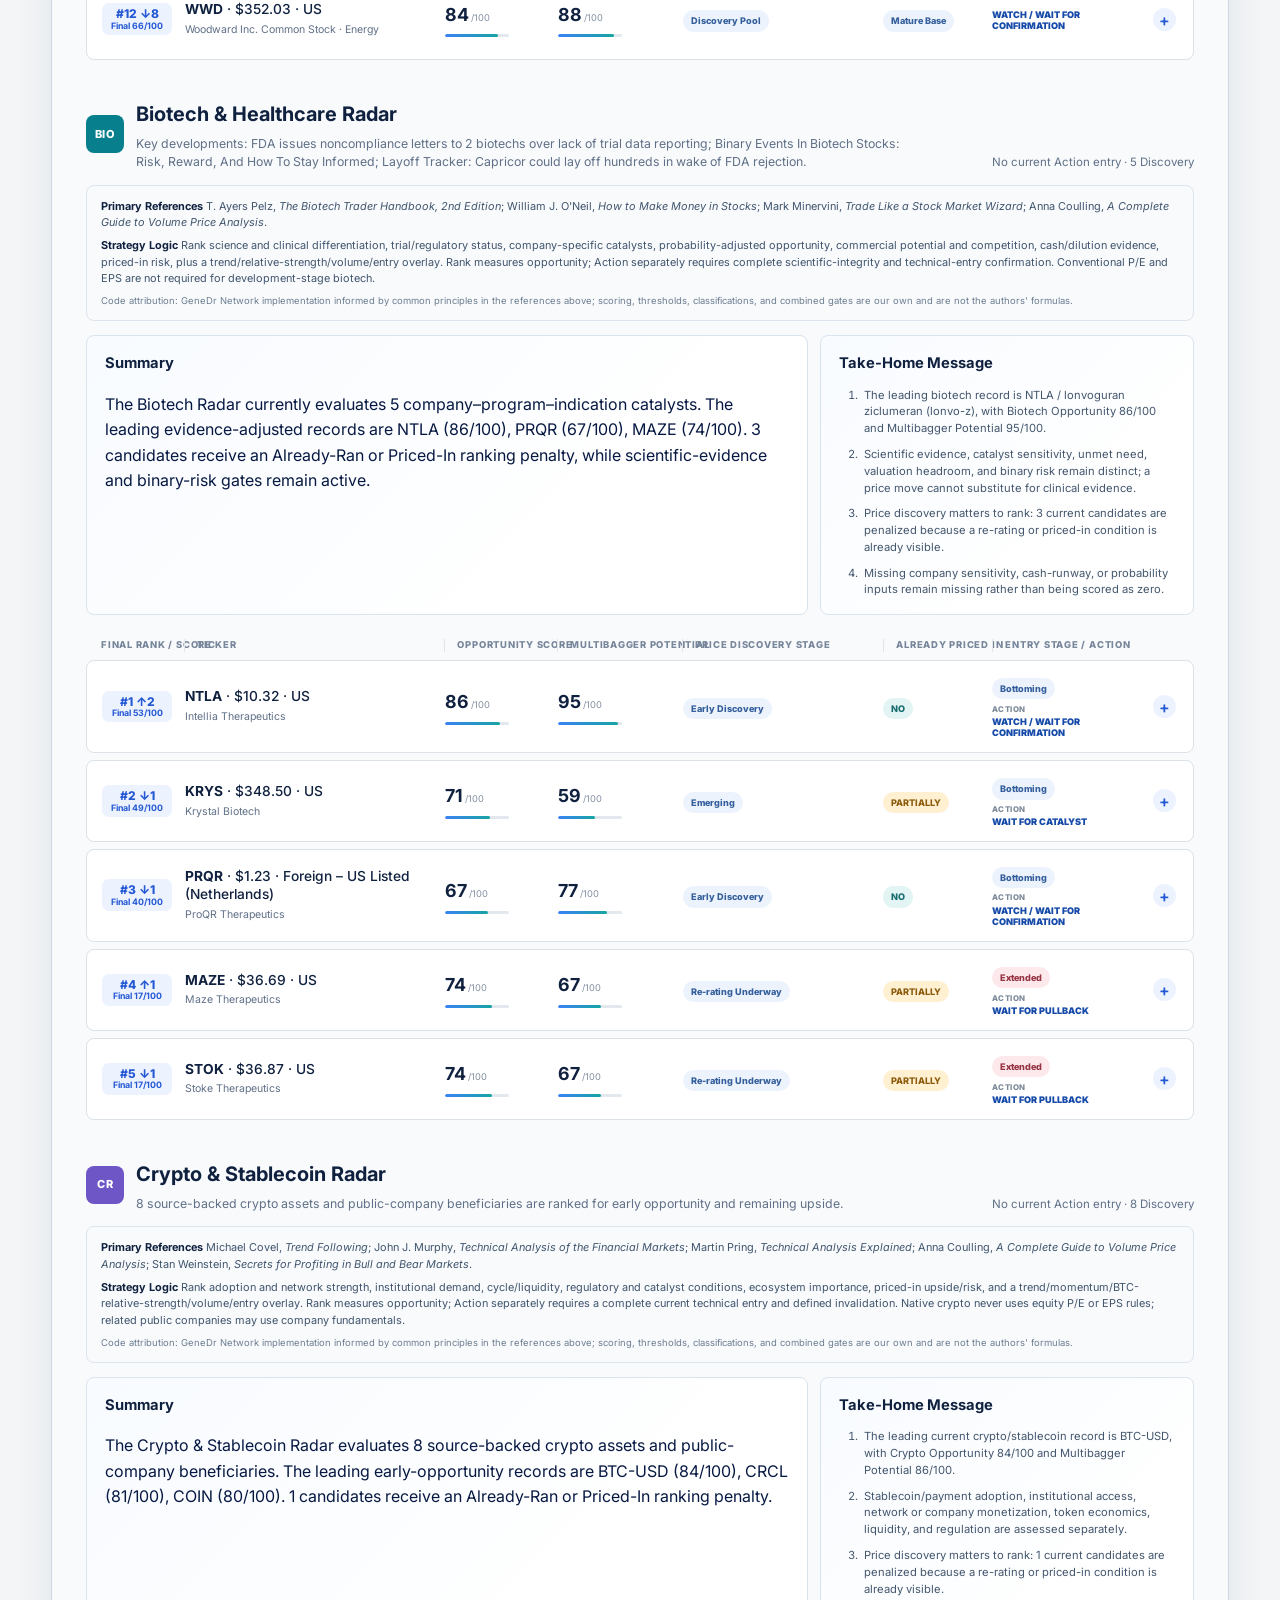
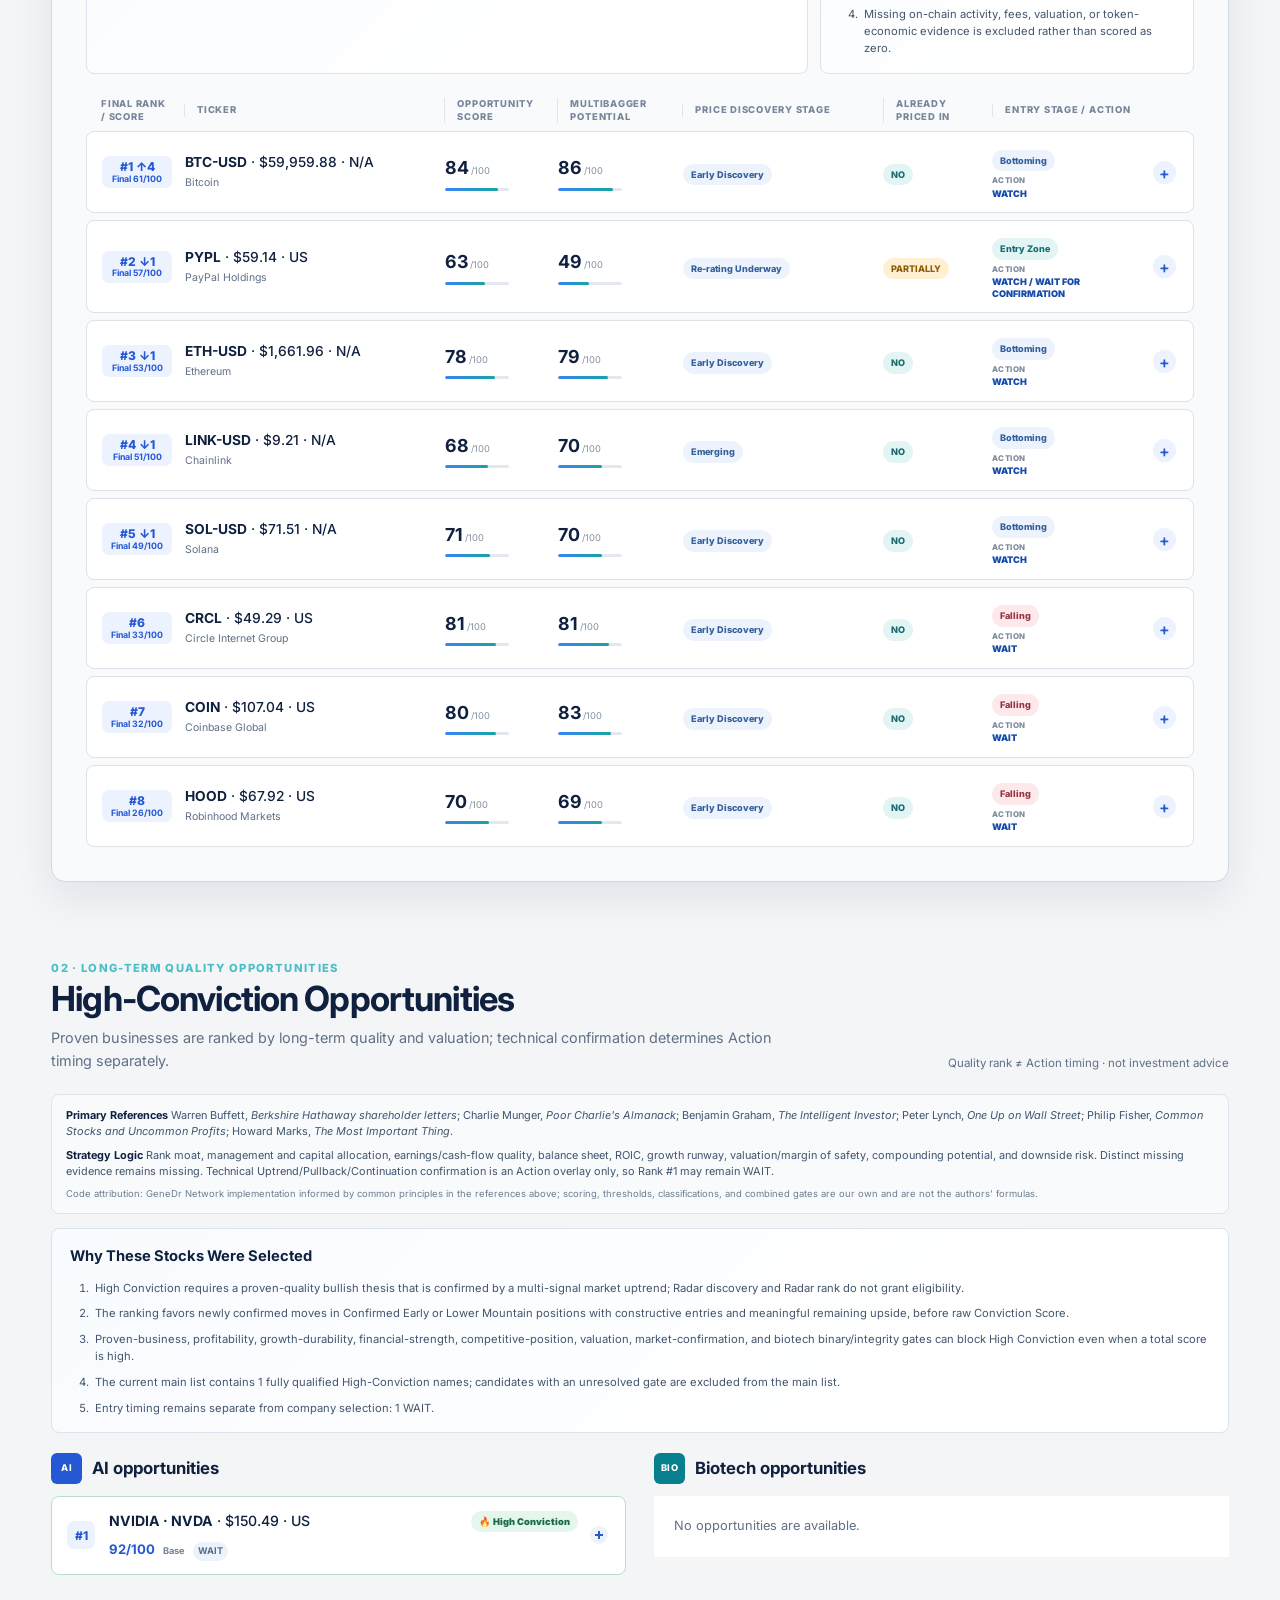
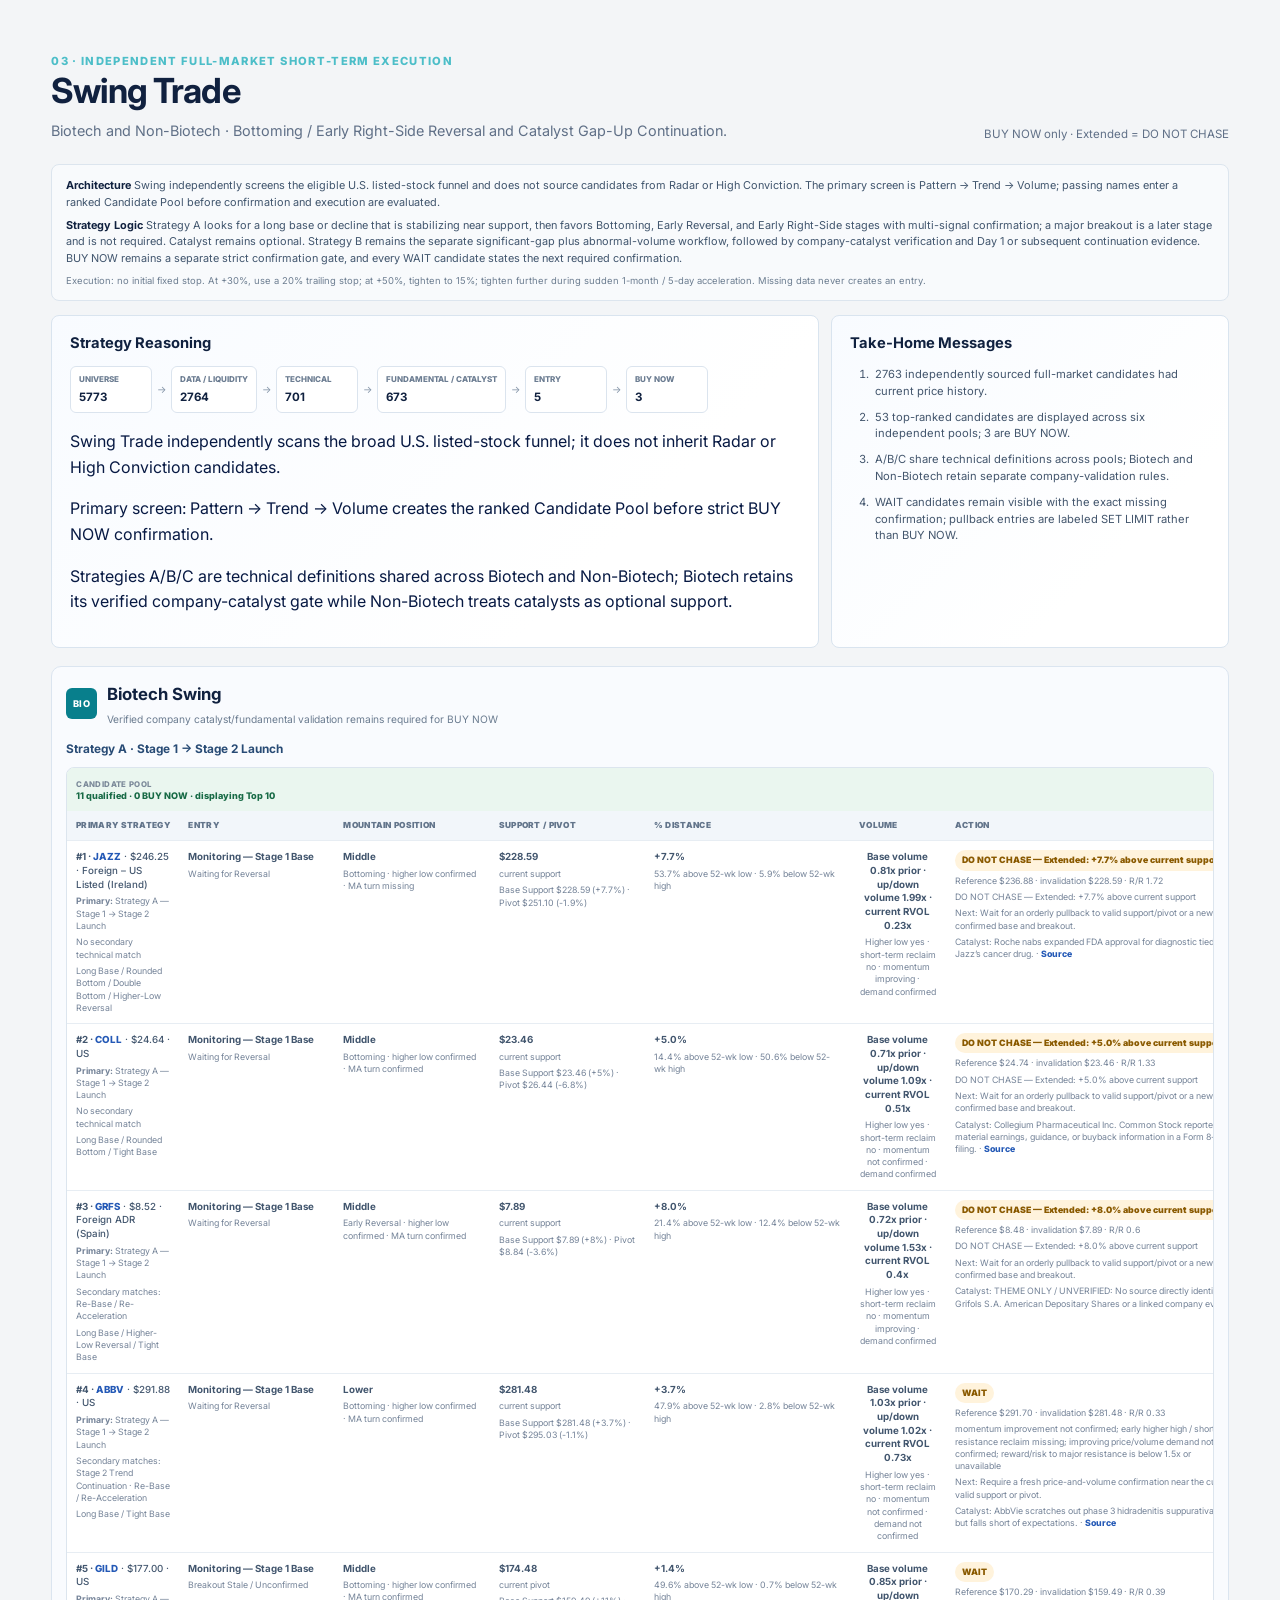
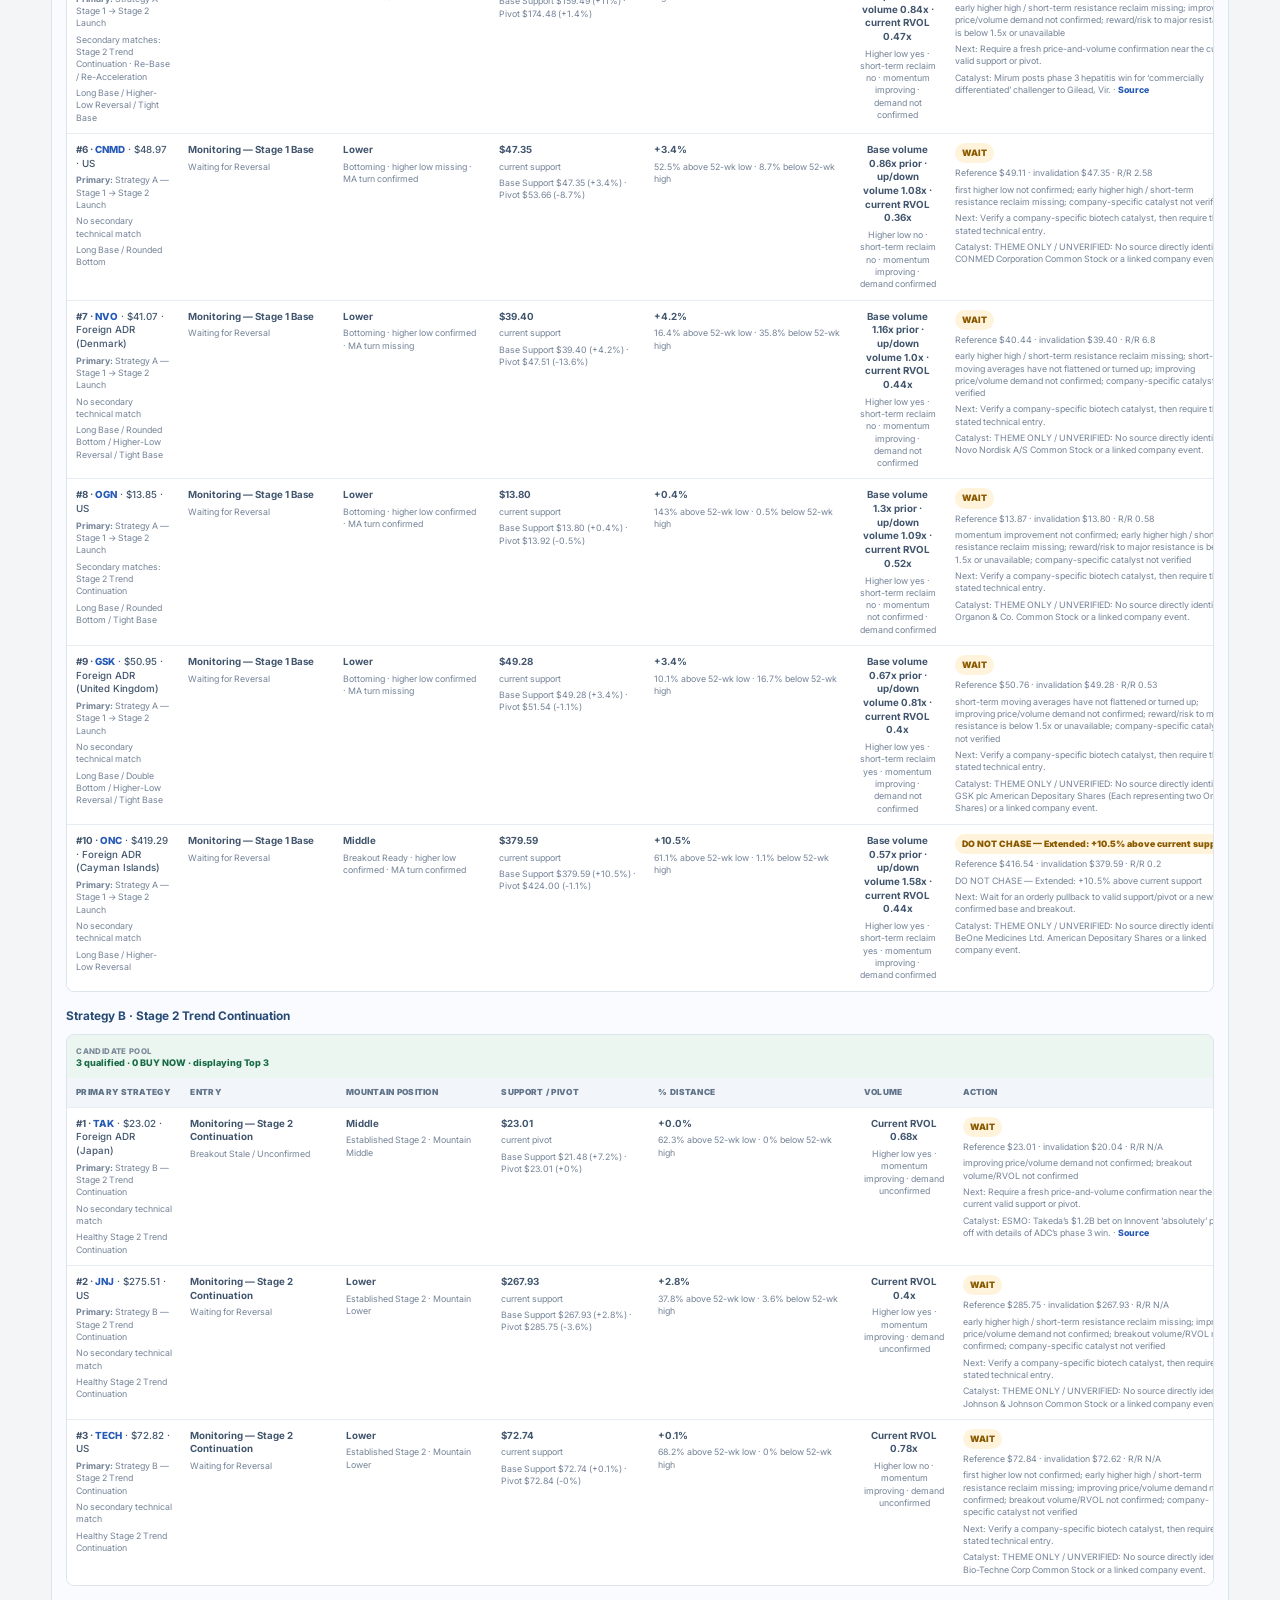
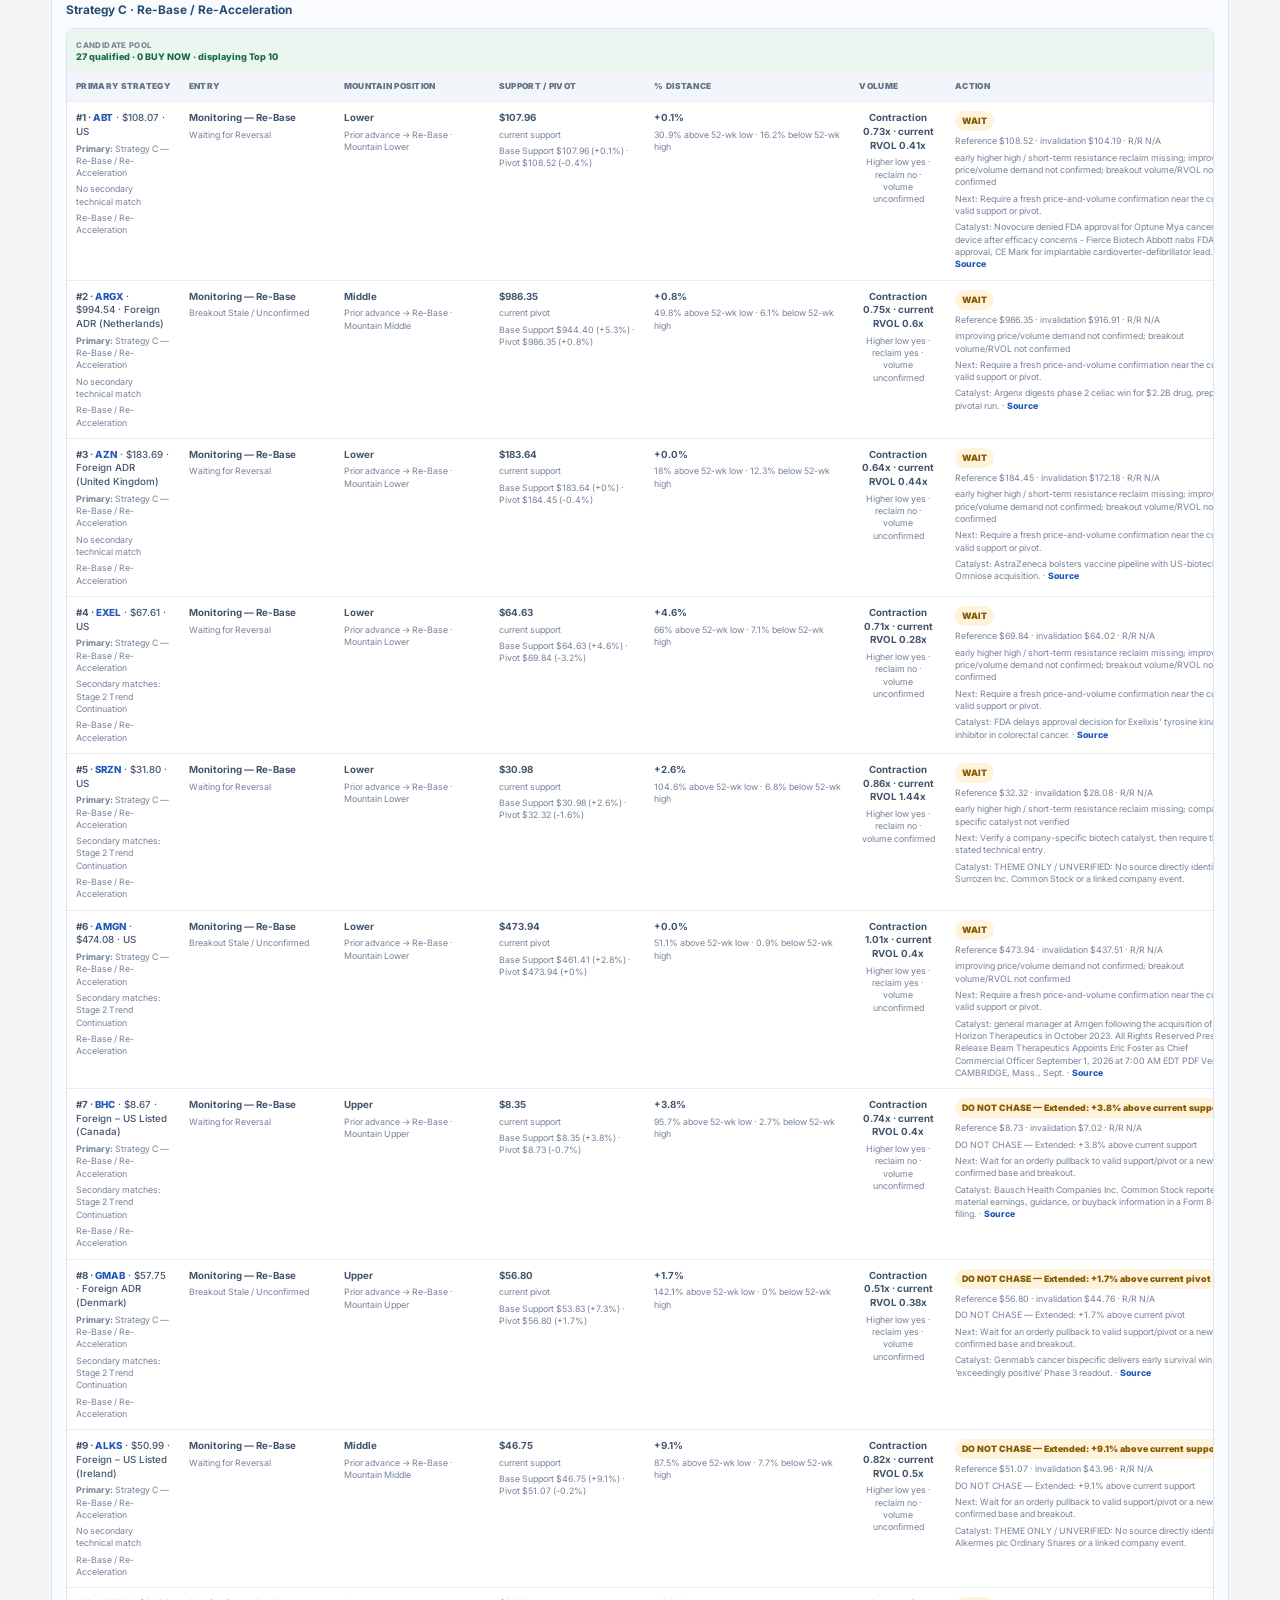
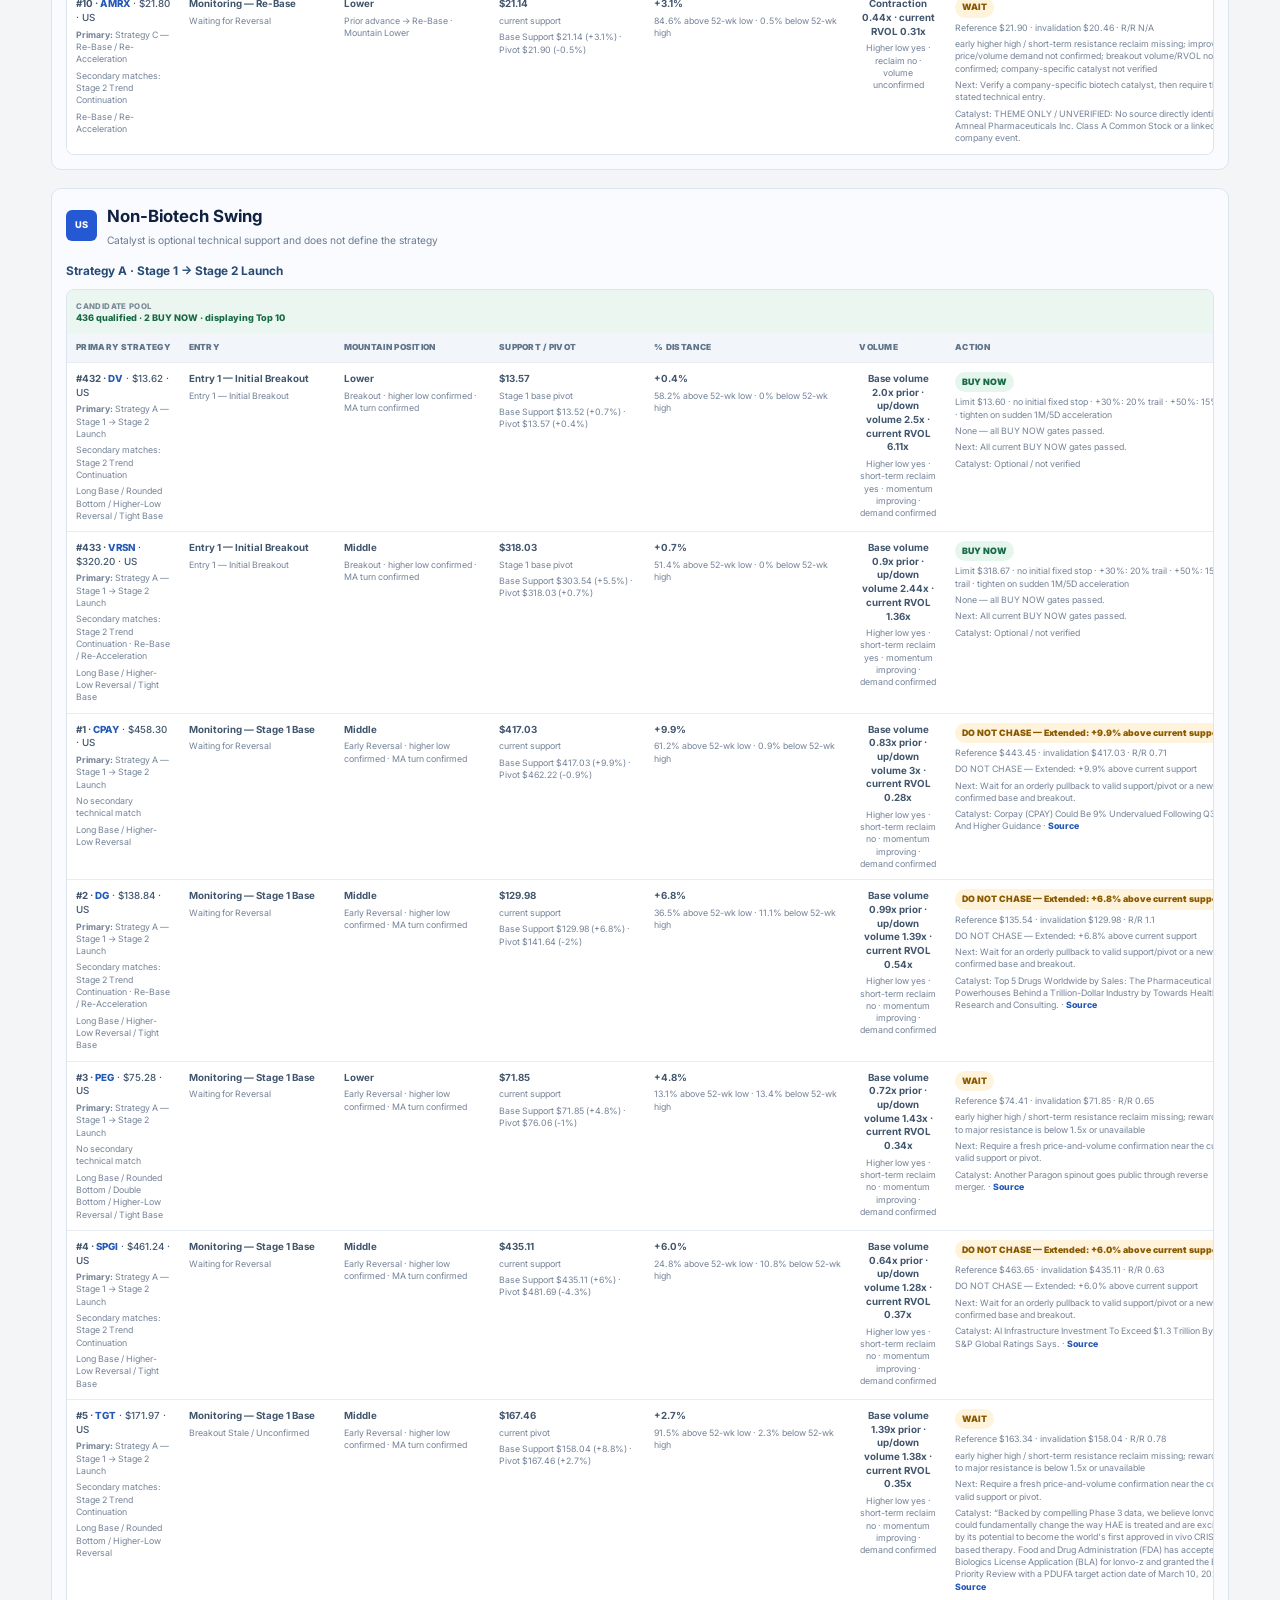
<file: programs/genedrnews.html>
<!doctype html>
<html lang="en">
  <head>
    <meta charset="utf-8" />
    <meta name="viewport" content="width=device-width, initial-scale=1" />
    <meta name="description" content="GeneDr Investment Intelligence: a focused radar for AI trends, biotech catalysts, and high-conviction opportunities." />
    <title>GeneDr Investment Intelligence | GeneDrNetwork</title>
    <link rel="icon" type="image/png" href="../assets/genedrnetwork-logo.png" />
    <link rel="preconnect" href="https://fonts.googleapis.com" />
    <link rel="preconnect" href="https://fonts.gstatic.com" crossorigin />
    <link href="https://fonts.googleapis.com/css2?family=Inter:wght@400;500;600;700;800&amp;display=swap" rel="stylesheet" />
    <link rel="stylesheet" href="../styles.css" />
    <link rel="stylesheet" href="../assets/news-dashboard.css?v=20260920-1" />
  </head>
  <body class="news-dashboard-page">
    <header class="site-header">
      <a class="site-title brand-lockup" href="../index.html"><img src="../assets/genedrnetwork-logo.png" alt="" />GeneDrNetwork</a>
      <nav class="site-nav" aria-label="Primary navigation">
        <a href="../index.html">Home</a>
        <a href="network-community.html">Network</a>
        <a href="genedrresearch.html">Stories &amp; Arts</a>
        <a href="clinical-genetics-network.html">Healthy Living</a>
        <a href="genetics-education.html">Genetics Education &amp; Professional Guidelines</a>
        <a href="../index.html#about">About</a><a href="../index.html#programs">Programs</a>
        <a href="../index.html#people">People</a>
        <a href="mailto:info@genedrnetwork.org">Contact</a>
      </nav>
    </header>

    <main>
      <section class="news-hero" aria-labelledby="news-title">
        <div><a class="news-back-link" href="../index.html#programs">Back to programs</a><p class="news-eyebrow">Decision-ready research</p>
          <h1 id="news-title">GeneDr Investment Intelligence</h1><p>See what is changing, why it matters, and what deserves attention next.</p></div>
        <div class="update-status" aria-live="polite"><span class="status-dot" aria-hidden="true"></span><span>Last Updated</span><strong id="last-updated">Loading...</strong><span class="market-data-label">Market Data Through</span><strong id="market-data-through">Loading...</strong></div>
      </section>

      <nav class="dashboard-nav" aria-label="Dashboard sections">
        <a href="#top-news">Top News</a><a href="#radar">Investment Radar</a><a href="#opportunities">High-Conviction</a><a href="#swing-trades">Swing Trade</a><a href="#options-strategy">Options</a><a href="#my-stocks">Watchlist</a><a href="#pending-orders">Pending Orders</a><a href="#owned-stocks">My Stock</a><a href="#markets">Market Pulse</a>
      </nav>

      <div class="dashboard-shell">
        <section class="dashboard-section top-news-section" id="top-news">
          <div class="section-heading"><div><span class="section-kicker">Top Investment News</span><h2>AI &amp; Technology News</h2><p>Source-qualified changes across the AI industry value chain.</p></div><span class="source-note" id="ai-news-selection-status">Loading selected news...</span></div>
          <div class="news-analysis-stack">
            <section class="interpretation-card news-summary-card"><h3>News Summary</h3><p id="ai-news-summary-copy">Loading AI and technology news summary...</p></section>
            <section class="interpretation-card takeaways-card"><h3>Take-Home Messages</h3><ol id="news-takeaways"><li>Loading conclusions...</li></ol></section>
          </div>
          <div id="ai-top-news" class="top-news-list"><p class="loading-state">Loading AI and technology investment news...</p></div>
          <details class="news-archive"><summary><span>Important News Archive</span><strong id="ai-news-archive-count">0</strong></summary><div id="ai-news-archive" class="news-archive-list"><p class="loading-state">Loading archived news...</p></div></details>
          <div class="section-heading news-stream-heading"><div><h2>Biotech &amp; Healthcare News</h2><p>Source-qualified clinical, regulatory, corporate, commercial, and scientific changes.</p></div><span class="source-note" id="biotech-news-selection-status">Loading selected biotech news...</span></div>
          <div class="news-analysis-stack">
            <section class="interpretation-card news-summary-card"><h3>News Summary</h3><p id="biotech-news-summary-copy">Loading biotechnology news summary...</p></section>
            <section class="interpretation-card takeaways-card"><h3>Take-Home Messages</h3><ol id="biotech-news-takeaways"><li>Loading conclusions...</li></ol></section>
          </div>
          <div id="biotech-top-news" class="top-news-list"><p class="loading-state">Loading biotech and healthcare investment news...</p></div>
          <details class="news-archive"><summary><span>Important News Archive / Evidence History</span><strong id="biotech-news-archive-count">0</strong></summary><div id="biotech-news-archive" class="news-archive-list"><p class="loading-state">Loading biotech evidence history...</p></div></details>
        </section>

        <section class="radar-section" id="radar">
          <div class="section-heading radar-heading"><div><span class="section-kicker">01 · Primary intelligence surface</span><h2>Future Trend &amp; Investment Radar</h2><p>Separate AI/Technology, broad-market Growth Opportunities, Biotech, and Crypto &amp; Stablecoin models rank source-backed opportunities with shared price-discovery and entry context.</p></div><span class="live-pill"><i aria-hidden="true"></i> Daily data live</span></div>
          <section class="radar-analyze" aria-labelledby="radar-analyze-title">
            <div><h3 id="radar-analyze-title">Analyze a Stock</h3><p>Review a ticker or supported crypto asset with existing model evidence without adding it to automatic rankings.</p></div>
            <form id="radar-analyze-form" class="radar-analyze-form" novalidate><label for="radar-analyze-ticker">Ticker</label><input id="radar-analyze-ticker" name="ticker" type="text" maxlength="10" placeholder="e.g. AMD" autocomplete="off" spellcheck="false"><label for="radar-analyze-domain">Radar model</label><select id="radar-analyze-domain" name="domain"><option value="auto">Auto-detect</option><option value="ai">AI / Technology</option><option value="growth">Growth Opportunities</option><option value="biotech">Biotechnology</option><option value="crypto">Crypto / Stablecoin</option></select><button type="submit">Analyze</button></form>
            <p id="radar-analyze-status" class="radar-analyze-status">Enter a valid public-company ticker. Missing evidence remains missing and never creates a score.</p>
            <div id="radar-analyze-result" class="radar-analyze-result" hidden><section class="interpretation-card"><h3>Summary</h3><p id="radar-analyze-summary"></p></section><section class="interpretation-card takeaways-card"><h3>Take-Home Message</h3><ol id="radar-analyze-takeaways"></ol></section><div id="radar-analyze-details" class="radar-list"></div></div>
          </section>

          <div class="radar-group" aria-labelledby="ai-radar-title">
            <div class="radar-group-heading"><div><span class="radar-icon" aria-hidden="true">AI</span><div><h3 id="ai-radar-title">AI &amp; Technology Radar</h3><p id="ai-summary">Loading daily AI intelligence...</p></div></div><span id="ai-radar-pool-status" class="source-note">Loading pool status...</span></div>
            <div class="strategy-reference-block" aria-label="AI and Technology Radar references and strategy logic"><p><strong>Primary References</strong> Peter Lynch, <em>One Up on Wall Street</em>; Jesse Stine, <em>Superstocks</em>; William J. O'Neil, <em>How to Make Money in Stocks</em>; Mark Minervini, <em>Trade Like a Stock Market Wizard</em> and <em>Think &amp; Trade Like a Champion</em>; Anna Coulling, <em>A Complete Guide to Volume Price Analysis</em>; Stan Weinstein, <em>Secrets for Profiting in Bull and Bear Markets</em>.</p><p><strong>Strategy Logic</strong> Rank future-trend importance, bottleneck position, company-specific acceleration, valuation headroom/priced-in risk, Radar stage and technical confirmation. Rank measures relative opportunity; Action separately requires the complete company-catalyst and Base/Breakout entry gate.</p><small>Code attribution: GeneDr Network implementation informed by common principles in the references above; scoring, thresholds, and classifications are our own and are not the authors' formulas.</small></div>
            <div class="interpretation-grid radar-category-commentary"><section class="interpretation-card"><h3>Summary</h3><p id="ai-radar-summary-copy">Loading AI/Technology Radar summary...</p></section><section class="interpretation-card takeaways-card"><h3>Take-Home Message</h3><ol id="ai-radar-takeaways"><li>Loading conclusions...</li></ol></section></div>
            <section class="reacceleration-alerts" aria-labelledby="reacceleration-alerts-title"><div class="reacceleration-heading"><div><h4 id="reacceleration-alerts-title">Re-Acceleration Alerts</h4><p>Compact secondary ranking for known AI beneficiaries showing renewed catalyst, commercial, technical, or price-discovery confirmation.</p></div><span>Does not change Early Discovery ranking</span></div><div id="ai-reacceleration-alerts" class="reacceleration-list"><p class="loading-state">Loading re-acceleration alerts...</p></div></section>
            <div class="radar-column-labels ai-labels" aria-hidden="true"><span>Final Rank / Score</span><span>Ticker</span><span>Opportunity Score</span><span>Multibagger Potential</span><span>Price Discovery Stage</span><span>Already Priced In</span><span>Entry Stage / Action</span><span></span></div>
            <div id="ai-radar" class="radar-list"><p class="loading-state">Loading AI and technology stocks...</p></div>
          </div>

          <div class="radar-group" aria-labelledby="growth-radar-title">
            <div class="radar-group-heading"><div><span class="radar-icon radar-icon-growth" aria-hidden="true">GR</span><div><h3 id="growth-radar-title">Growth Opportunities</h3><p id="growth-summary">Loading broad-universe growth screening...</p></div></div><span class="source-note">Broad U.S.-listed universe · qualified candidates only</span></div>
            <div class="strategy-reference-block" aria-label="Growth Opportunities references and strategy logic"><p><strong>Primary References</strong> Jesse Stine, <em>Superstocks</em>; William J. O'Neil, <em>How to Make Money in Stocks</em>; Mark Minervini, <em>Trade Like a Stock Market Wizard</em> and <em>Think &amp; Trade Like a Champion</em>; Peter Lynch, <em>One Up on Wall Street</em>; Philip Fisher, <em>Common Stocks and Uncommon Profits</em>; Stan Weinstein, <em>Secrets for Profiting in Bull and Bear Markets</em>.</p><p><strong>Strategy Logic</strong> Broad universe → technical preselection → Discovery → Action → Dynamic Final Rank. Rank combines company opportunity, a constructive strategy-specific pattern, and entry economics; Action separately requires a confirmed breakout, reversal, or pullback/re-acceleration entry path, relative-strength confirmation, defined low risk, favorable reward/risk, and no Extended or failed setup.</p><small>Code attribution: GeneDr Network implementation informed by common principles in the references above; scoring, thresholds, classifications, and combined gates are our own and are not the authors' formulas.</small></div>
            <div class="interpretation-grid radar-category-commentary"><section class="interpretation-card"><h3>Selection Funnel</h3><p id="growth-radar-summary-copy">Loading Growth Opportunities funnel...</p></section><section class="interpretation-card takeaways-card"><h3>Pool Status</h3><ol id="growth-radar-takeaways"><li>Loading alignment results...</li></ol></section></div>
            <div class="radar-column-labels growth-labels" aria-hidden="true"><span>Final Rank / Score</span><span>Ticker</span><span>Opportunity</span><span>Growth</span><span>Pool</span><span>Radar Setup</span><span>Action</span><span></span></div>
            <div id="growth-radar" class="radar-list"><p class="loading-state">Loading qualified growth opportunities...</p></div>
          </div>

          <div class="radar-group" aria-labelledby="biotech-radar-title">
            <div class="radar-group-heading"><div><span class="radar-icon radar-icon-bio" aria-hidden="true">BIO</span><div><h3 id="biotech-radar-title">Biotech &amp; Healthcare Radar</h3><p id="biotech-summary">Loading daily biotech intelligence...</p></div></div><span id="biotech-radar-pool-status" class="source-note">Loading pool status...</span></div>
            <div class="strategy-reference-block" aria-label="Biotech Radar references and strategy logic"><p><strong>Primary References</strong> T. Ayers Pelz, <em>The Biotech Trader Handbook, 2nd Edition</em>; William J. O'Neil, <em>How to Make Money in Stocks</em>; Mark Minervini, <em>Trade Like a Stock Market Wizard</em>; Anna Coulling, <em>A Complete Guide to Volume Price Analysis</em>.</p><p><strong>Strategy Logic</strong> Rank science and clinical differentiation, trial/regulatory status, company-specific catalysts, probability-adjusted opportunity, commercial potential and competition, cash/dilution evidence, priced-in risk, plus a trend/relative-strength/volume/entry overlay. Rank measures opportunity; Action separately requires complete scientific-integrity and technical-entry confirmation. Conventional P/E and EPS are not required for development-stage biotech.</p><small>Code attribution: GeneDr Network implementation informed by common principles in the references above; scoring, thresholds, classifications, and combined gates are our own and are not the authors' formulas.</small></div>
            <div class="interpretation-grid radar-category-commentary"><section class="interpretation-card"><h3>Summary</h3><p id="biotech-radar-summary-copy">Loading Biotech Radar summary...</p></section><section class="interpretation-card takeaways-card"><h3>Take-Home Message</h3><ol id="biotech-radar-takeaways"><li>Loading conclusions...</li></ol></section></div>
            <div class="radar-column-labels biotech-labels" aria-hidden="true"><span>Final Rank / Score</span><span>Ticker</span><span>Opportunity Score</span><span>Multibagger Potential</span><span>Price Discovery Stage</span><span>Already Priced In</span><span>Entry Stage / Action</span><span></span></div>
            <div id="biotech-radar" class="radar-list"><p class="loading-state">Loading biotech opportunities...</p></div>
          </div>

          <div class="radar-group" aria-labelledby="crypto-radar-title">
            <div class="radar-group-heading"><div><span class="radar-icon radar-icon-crypto" aria-hidden="true">CR</span><div><h3 id="crypto-radar-title">Crypto &amp; Stablecoin Radar</h3><p id="crypto-summary">Loading daily crypto and stablecoin intelligence...</p></div></div><span id="crypto-radar-pool-status" class="source-note">Loading pool status...</span></div>
            <div class="strategy-reference-block" aria-label="Crypto and Stablecoin Radar references and strategy logic"><p><strong>Primary References</strong> Michael Covel, <em>Trend Following</em>; John J. Murphy, <em>Technical Analysis of the Financial Markets</em>; Martin Pring, <em>Technical Analysis Explained</em>; Anna Coulling, <em>A Complete Guide to Volume Price Analysis</em>; Stan Weinstein, <em>Secrets for Profiting in Bull and Bear Markets</em>.</p><p><strong>Strategy Logic</strong> Rank adoption and network strength, institutional demand, cycle/liquidity, regulatory and catalyst conditions, ecosystem importance, priced-in upside/risk, and a trend/momentum/BTC-relative-strength/volume/entry overlay. Rank measures opportunity; Action separately requires a complete current technical entry and defined invalidation. Native crypto never uses equity P/E or EPS rules; related public companies may use company fundamentals.</p><small>Code attribution: GeneDr Network implementation informed by common principles in the references above; scoring, thresholds, classifications, and combined gates are our own and are not the authors' formulas.</small></div>
            <div class="interpretation-grid radar-category-commentary"><section class="interpretation-card"><h3>Summary</h3><p id="crypto-radar-summary-copy">Loading Crypto &amp; Stablecoin Radar summary...</p></section><section class="interpretation-card takeaways-card"><h3>Take-Home Message</h3><ol id="crypto-radar-takeaways"><li>Loading conclusions...</li></ol></section></div>
            <div class="radar-column-labels crypto-labels" aria-hidden="true"><span>Final Rank / Score</span><span>Ticker</span><span>Opportunity Score</span><span>Multibagger Potential</span><span>Price Discovery Stage</span><span>Already Priced In</span><span>Entry Stage / Action</span><span></span></div>
            <div id="crypto-radar" class="radar-list"><p class="loading-state">Loading crypto and stablecoin opportunities...</p></div>
          </div>
        </section>

        <section class="dashboard-section" id="opportunities">
          <div class="section-heading"><div><span class="section-kicker">02 · Long-term quality opportunities</span><h2>High-Conviction Opportunities</h2><p>Proven businesses are ranked by long-term quality and valuation; technical confirmation determines Action timing separately.</p></div><span class="source-note">Quality rank ≠ Action timing · not investment advice</span></div>
          <div class="strategy-reference-block" aria-label="High Conviction references and strategy logic"><p><strong>Primary References</strong> Warren Buffett, <em>Berkshire Hathaway shareholder letters</em>; Charlie Munger, <em>Poor Charlie's Almanack</em>; Benjamin Graham, <em>The Intelligent Investor</em>; Peter Lynch, <em>One Up on Wall Street</em>; Philip Fisher, <em>Common Stocks and Uncommon Profits</em>; Howard Marks, <em>The Most Important Thing</em>.</p><p><strong>Strategy Logic</strong> Rank moat, management and capital allocation, earnings/cash-flow quality, balance sheet, ROIC, growth runway, valuation/margin of safety, compounding potential, and downside risk. Distinct missing evidence remains missing. Technical Uptrend/Pullback/Continuation confirmation is an Action overlay only, so Rank #1 may remain WAIT.</p><small>Code attribution: GeneDr Network implementation informed by common principles in the references above; scoring, thresholds, classifications, and combined gates are our own and are not the authors' formulas.</small></div>
          <section class="interpretation-card high-conviction-reasoning"><h3>Why These Stocks Were Selected</h3><ol id="high-conviction-reasons"><li>Loading selection reasoning...</li></ol></section>
          <div class="opportunity-columns"><div><div class="subsection-title"><span class="radar-icon" aria-hidden="true">AI</span><h3>AI opportunities</h3></div><div id="ai-opportunities" class="opportunity-list"></div></div><div><div class="subsection-title"><span class="radar-icon radar-icon-bio" aria-hidden="true">BIO</span><h3>Biotech opportunities</h3></div><div id="biotech-opportunities" class="opportunity-list"></div></div></div>
        </section>

        <section class="dashboard-section swing-section" id="swing-trades">
          <div class="section-heading"><div><span class="section-kicker">03 · Independent full-market short-term execution</span><h2>Swing Trade</h2><p>Biotech and Non-Biotech · Bottoming / Early Right-Side Reversal and Catalyst Gap-Up Continuation.</p></div><span class="source-note">BUY NOW only · Extended = DO NOT CHASE</span></div>
          <div class="strategy-reference-block" aria-label="Swing Trade references and strategy logic"><p><strong>Architecture</strong> Swing independently screens the eligible U.S. listed-stock funnel and does not source candidates from Radar or High Conviction. The primary screen is Pattern → Trend → Volume; passing names enter a ranked Candidate Pool before confirmation and execution are evaluated.</p><p><strong>Strategy Logic</strong> Strategy A looks for a long base or decline that is stabilizing near support, then favors Bottoming, Early Reversal, and Early Right-Side stages with multi-signal confirmation; a major breakout is a later stage and is not required. Catalyst remains optional. Strategy B remains the separate significant-gap plus abnormal-volume workflow, followed by company-catalyst verification and Day 1 or subsequent continuation evidence. BUY NOW remains a separate strict confirmation gate, and every WAIT candidate states the next required confirmation.</p><small>Execution: no initial fixed stop. At +30%, use a 20% trailing stop; at +50%, tighten to 15%; tighten further during sudden 1-month / 5-day acceleration. Missing data never creates an entry.</small></div>
          <div class="interpretation-grid swing-interpretation"><section class="interpretation-card"><h3>Strategy Reasoning</h3><div id="swing-reasoning"><p class="loading-state">Evaluating technical setups and catalysts...</p></div></section><section class="interpretation-card takeaways-card"><h3>Take-Home Messages</h3><ol id="swing-takeaways"><li>Loading swing-trade conclusions...</li></ol></section></div>
          <div id="swing-opportunities" class="swing-opportunity-list"><p class="loading-state">Loading swing-trade opportunities...</p></div>
        </section>

        <section class="dashboard-section options-section" id="options-strategy">
          <div class="section-heading"><div><span class="section-kicker">04 · Downstream risk-structure strategy</span><h2>Options Strategy</h2><p>Existing directional thesis → Horizon/Catalyst → IV/Expected Move → Liquidity/Spread → Contract → Risk/Reward → Action.</p></div><span class="source-note">Options Rank ≠ Action · missing chain data = no recommendation</span></div>
          <div class="strategy-reference-block" aria-label="Options Strategy references and strategy logic"><p><strong>Primary References</strong> Lawrence G. McMillan, <em>Options as a Strategic Investment</em>; Brian Overby, <em>The Options Playbook</em>; T. Ayers Pelz, <em>The Biotech Trader Handbook, 2nd Edition</em>.</p><p><strong>Strategy Logic</strong> Options consumes existing directional theses; it never selects a new stock. Defined-risk calls, puts, verticals, calendars/diagonals, covered calls, and protective puts are considered only when direction, horizon, expected move, IV, selected-leg liquidity/spread, catalyst timing, ownership, contract terms, and risk objective are reliable. Otherwise Action is WAIT and Strategy is No recommendation.</p><small>Code attribution: GeneDr Network implementation informed by common principles in the references above; strategy routing, thresholds, scores, gates, and calculations are our own and are not the authors' formulas.</small></div>
          <div class="interpretation-grid options-interpretation"><section class="interpretation-card"><h3>Strategy Reasoning</h3><div id="options-reasoning"><p class="loading-state">Evaluating existing theses and option-market evidence...</p></div></section><section class="interpretation-card takeaways-card"><h3>Take-Home Messages</h3><ol id="options-takeaways"><li>Loading options conclusions...</li></ol></section></div>
          <div id="options-opportunities" class="options-opportunity-list"><p class="loading-state">Loading options assessments...</p></div>
        </section>

        <section class="dashboard-section" id="my-stocks">
          <div class="section-heading"><div><span class="section-kicker">05 · Active trade preparation</span><h2>Watchlist</h2><p>Strategy-selected entry candidates and personally entered tickers are monitored separately using the same shared technical analysis.</p></div><span class="source-note">Commentary first · shared daily technical data second</span></div>
          <div id="my-watchlist" class="watchlist-groups">
            <section class="watchlist-group website-selected-group"><div class="watchlist-group-heading"><span>W</span><div><h3>Website Selected</h3><p>Up to approximately 20 constructive setups selected automatically from current strategy candidates.</p></div></div><div id="website-selected-watchlist" class="website-watchlist-groups">
              <section class="website-watchlist-subgroup"><div class="website-watchlist-subheading"><span>A</span><div><h4>Top Entry Candidates</h4><p>Strongest actionable setups closest to a practical entry now.</p></div></div><div id="top-entry-watchlist" class="watchlist-cards"><p class="loading-state">Ranking the strongest actionable entry candidates...</p></div></section>
              <section class="website-watchlist-subgroup"><div class="website-watchlist-subheading"><span>B</span><div><h4>Developing Setups</h4><p>Constructive bases, reversals, and technical structures still developing toward entry.</p></div></div><div id="developing-watchlist" class="watchlist-cards"><p class="loading-state">Evaluating technically developing setups...</p></div></section>
            </div></section>
            <section class="watchlist-group manually-entered-group"><div class="watchlist-group-heading"><span>C</span><div><h3>Manually Entered</h3><p>User-selected stocks being monitored independently for entry timing; technical status never removes them.</p></div></div>
              <form id="watchlist-add-form" class="watchlist-add-form" novalidate>
                <label for="watchlist-ticker">Add Ticker</label>
                <div><input id="watchlist-ticker" name="ticker" type="text" inputmode="latin" autocomplete="off" maxlength="10" placeholder="e.g. NTLA" aria-describedby="watchlist-add-status"><button type="submit">Add to Watchlist</button></div>
                <p id="watchlist-add-status" class="watchlist-add-status" aria-live="polite">Manual additions use the same shared daily market and Technical Entry Readiness analysis.</p>
              </form>
              <div id="manually-entered-watchlist" class="watchlist-cards"><p class="loading-state">Loading manually entered tickers...</p></div>
            </section>
          </div>
        </section>

        <section class="dashboard-section pending-orders-section" id="pending-orders">
          <div class="section-heading"><div><span class="section-kicker">06 · Planned limit entries</span><h2>Pending Orders</h2><p>Plan a limit buy with technically derived risk, targets, and fill readiness before moving the position to My Stock.</p></div><span class="source-note">Watchlist → Pending Orders → My Stock</span></div>
          <form id="pending-order-form" class="pending-order-form" novalidate>
            <div><label for="pending-order-ticker">Ticker</label><input id="pending-order-ticker" name="ticker" type="text" inputmode="latin" autocomplete="off" maxlength="10" placeholder="e.g. NVDA" required></div>
            <div><label for="pending-order-limit-price">Limit Buy Price</label><input id="pending-order-limit-price" name="limit_price" type="number" min="0.0001" step="any" placeholder="0.00" required></div>
            <div><label for="pending-order-shares">Shares</label><input id="pending-order-shares" name="shares" type="number" min="0.000001" step="any" placeholder="0" required></div>
            <div class="pending-order-form-actions"><button id="pending-order-save" type="submit">Add Pending Order</button><button id="pending-order-cancel" type="button" hidden>Cancel Edit</button></div>
            <p id="pending-order-form-status" class="pending-order-form-status" aria-live="polite">Stop and target levels use the existing daily technical data; unavailable inputs remain unavailable.</p>
          </form>
          <div id="pending-order-cards" class="pending-order-cards"><p class="loading-state">Loading pending orders...</p></div>
        </section>

        <section class="dashboard-section position-section" id="owned-stocks">
          <div class="section-heading"><div><span class="section-kicker">07 · Position management after purchase</span><h2>My Stock</h2><p>Owned positions only: current value, unrealized gain/loss, technical structure, thesis monitoring, targets, and sell planning.</p></div><span class="source-note">User-owned positions · never removed by daily updates</span></div>
          <form id="position-form" class="position-form" novalidate>
            <div><label for="position-ticker">Ticker</label><input id="position-ticker" name="ticker" type="text" inputmode="latin" autocomplete="off" maxlength="10" placeholder="e.g. NVDA" required></div>
            <div><label for="position-buy-price">Average Buy Price</label><input id="position-buy-price" name="buy_price" type="number" min="0.0001" step="any" placeholder="0.00" required></div>
            <div><label for="position-shares">Shares <small>optional</small></label><input id="position-shares" name="shares" type="number" min="0.000001" step="any" placeholder="Optional"></div>
            <div><label for="position-purchase-date">Purchase Date</label><input id="position-purchase-date" name="purchase_date" type="date" required></div>
            <div><label for="position-source">Strategy Source</label><input id="position-source" name="strategy_source" type="text" list="position-source-options" placeholder="Manual" required><datalist id="position-source-options"><option value="Radar"><option value="High Conviction"><option value="Swing Trade"><option value="Manual"></datalist></div>
            <div><label for="position-target-1">Custom Target 1 <small>optional</small></label><input id="position-target-1" name="target_1" type="number" min="0.0001" step="any" placeholder="Optional"></div>
            <div><label for="position-target-2">Custom Target 2 <small>optional</small></label><input id="position-target-2" name="target_2" type="number" min="0.0001" step="any" placeholder="Optional"></div>
            <div><label for="position-target-3">Custom Target 3 <small>optional</small></label><input id="position-target-3" name="target_3" type="number" min="0.0001" step="any" placeholder="Optional"></div>
            <div class="position-form-actions"><button id="position-save" type="submit">Add Position</button><button id="position-cancel" type="button" hidden>Cancel Edit</button></div>
            <p id="position-form-status" class="position-form-status" aria-live="polite">Enter an owned position directly, or use “Bought / Move to My Stock” from Watchlist.</p>
          </form>
          <div id="my-stock-positions" class="position-cards"><p class="loading-state">Loading owned positions...</p></div>
        </section>

        <section class="market-section" id="markets">
          <div class="section-heading compact-heading"><div><span class="section-kicker">Market Pulse</span><h2>Market Dashboard</h2></div><span class="source-note">Daily, weekly, and monthly index movement</span></div>
          <div id="market-cards" class="market-grid"></div><article class="market-explainer"><span>Market context</span><h3>What moved the market today?</h3><p id="market-movers">Loading market context...</p></article>
        </section>

        <footer class="dashboard-disclaimer"><strong>Important disclaimer</strong><p>GeneDr Investment Intelligence is provided for educational and informational purposes only. It does not constitute medical, financial, investment, legal, or professional advice. Radar scores are evidence-weighted research indicators, not recommendations. Radar models exclude missing factors rather than treating them as zero; Data Completeness and Confidence must be reviewed with every score. Private companies are displayed for information only.</p></footer>
      </div>
    </main>
    <script src="../assets/news-dashboard.js?v=20260926-1" defer></script>
  </body>
</html>
</file>
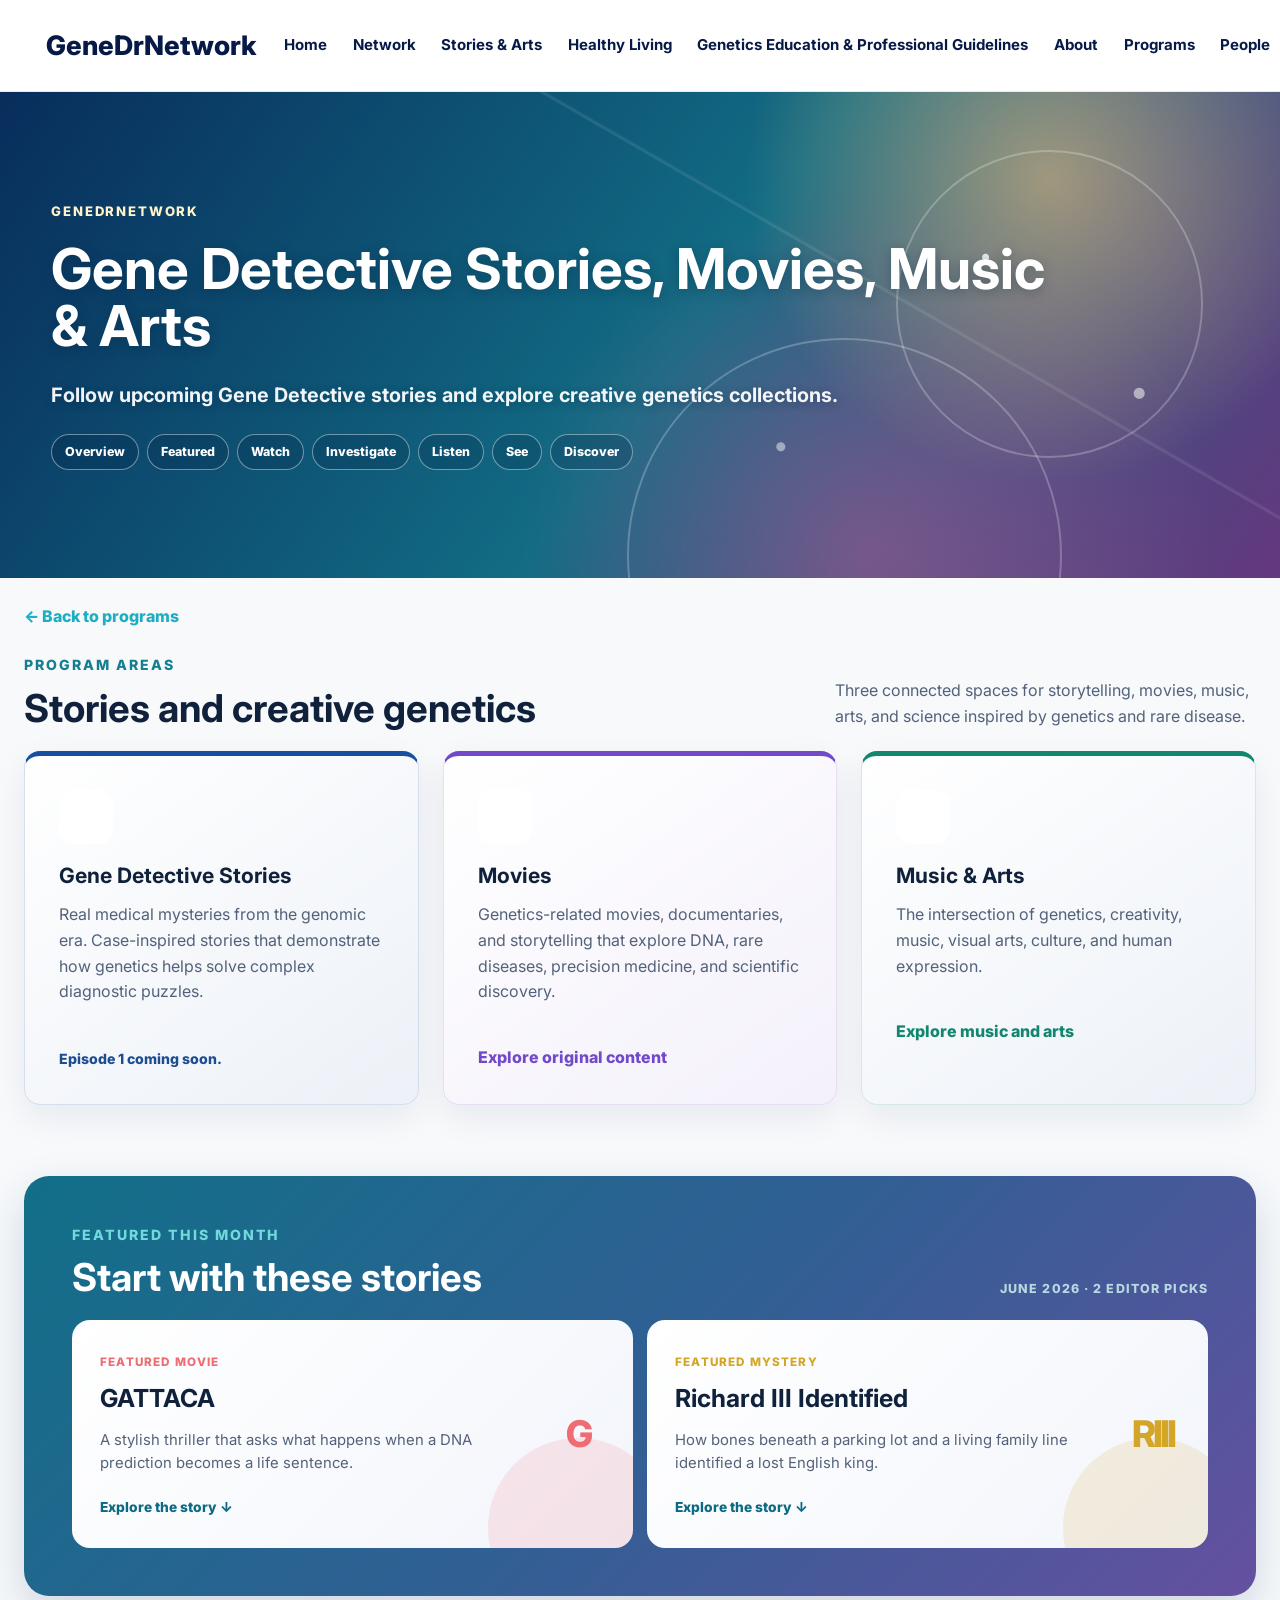
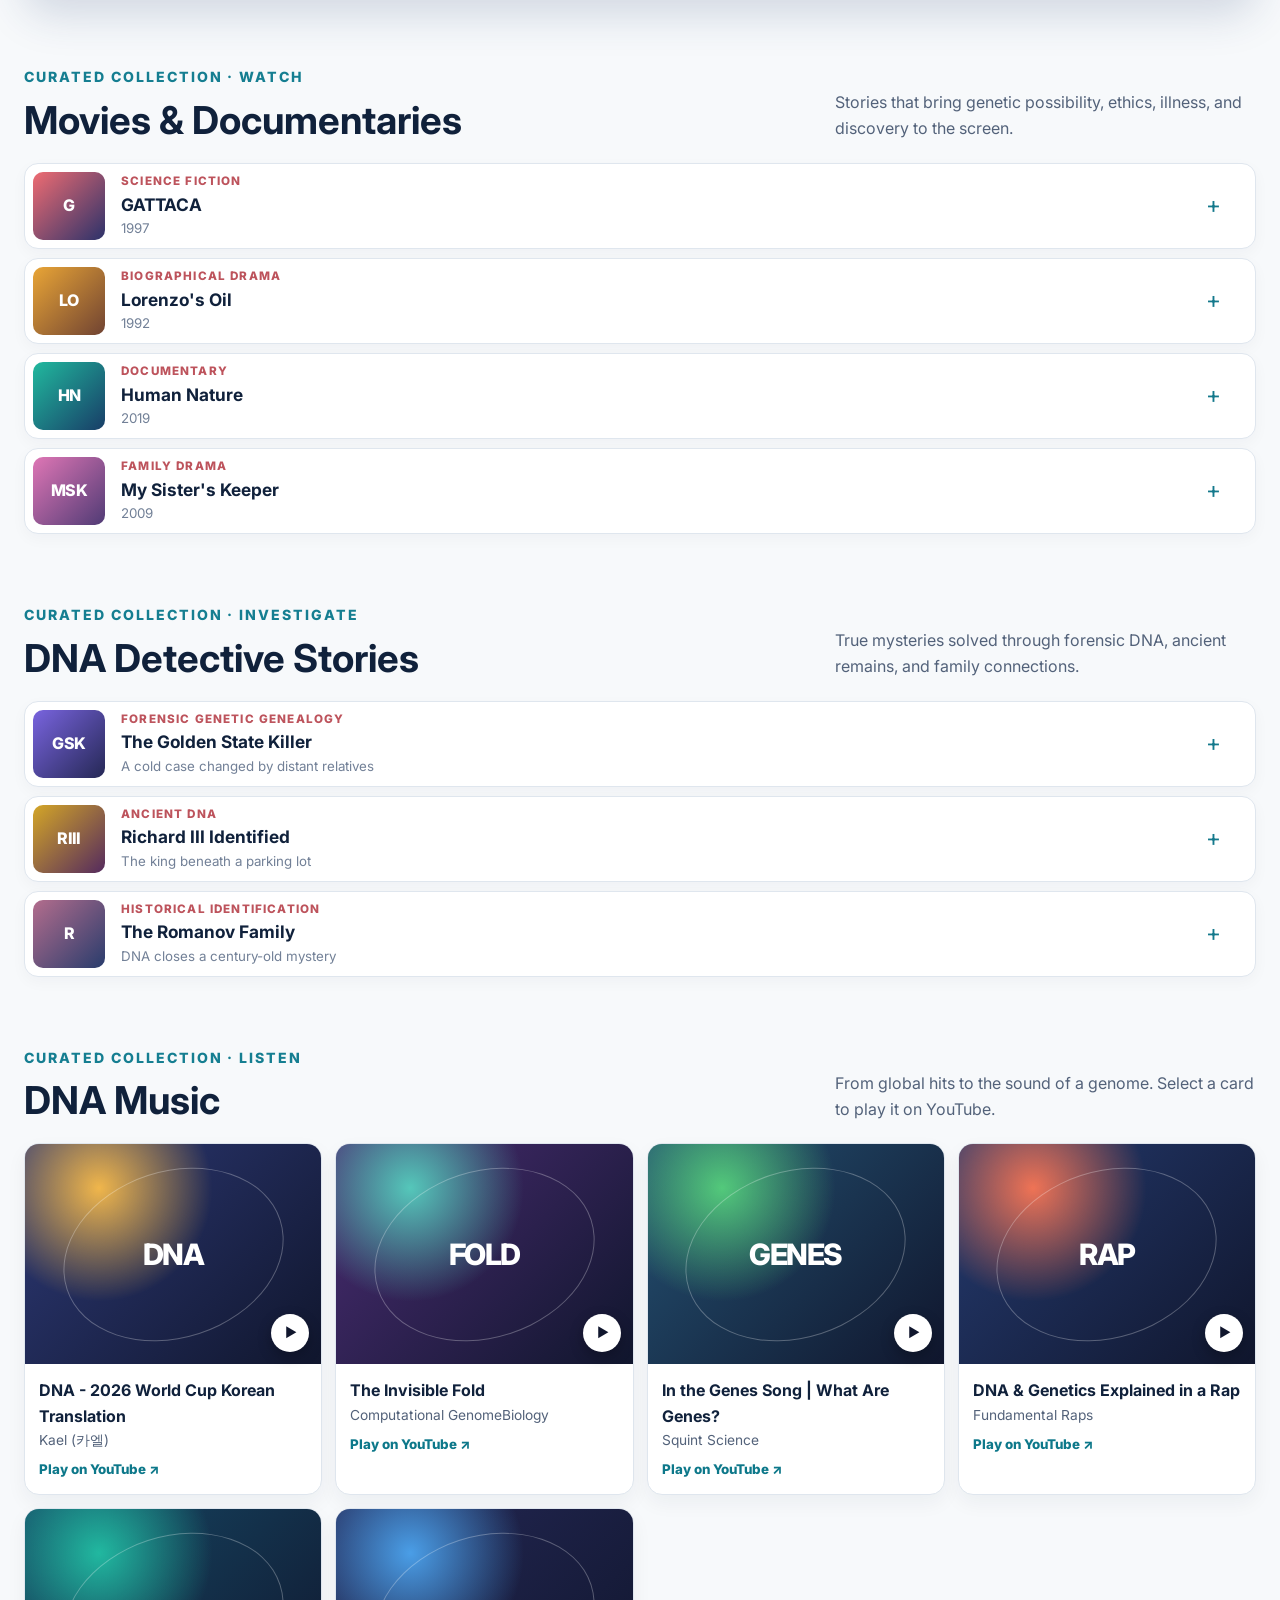
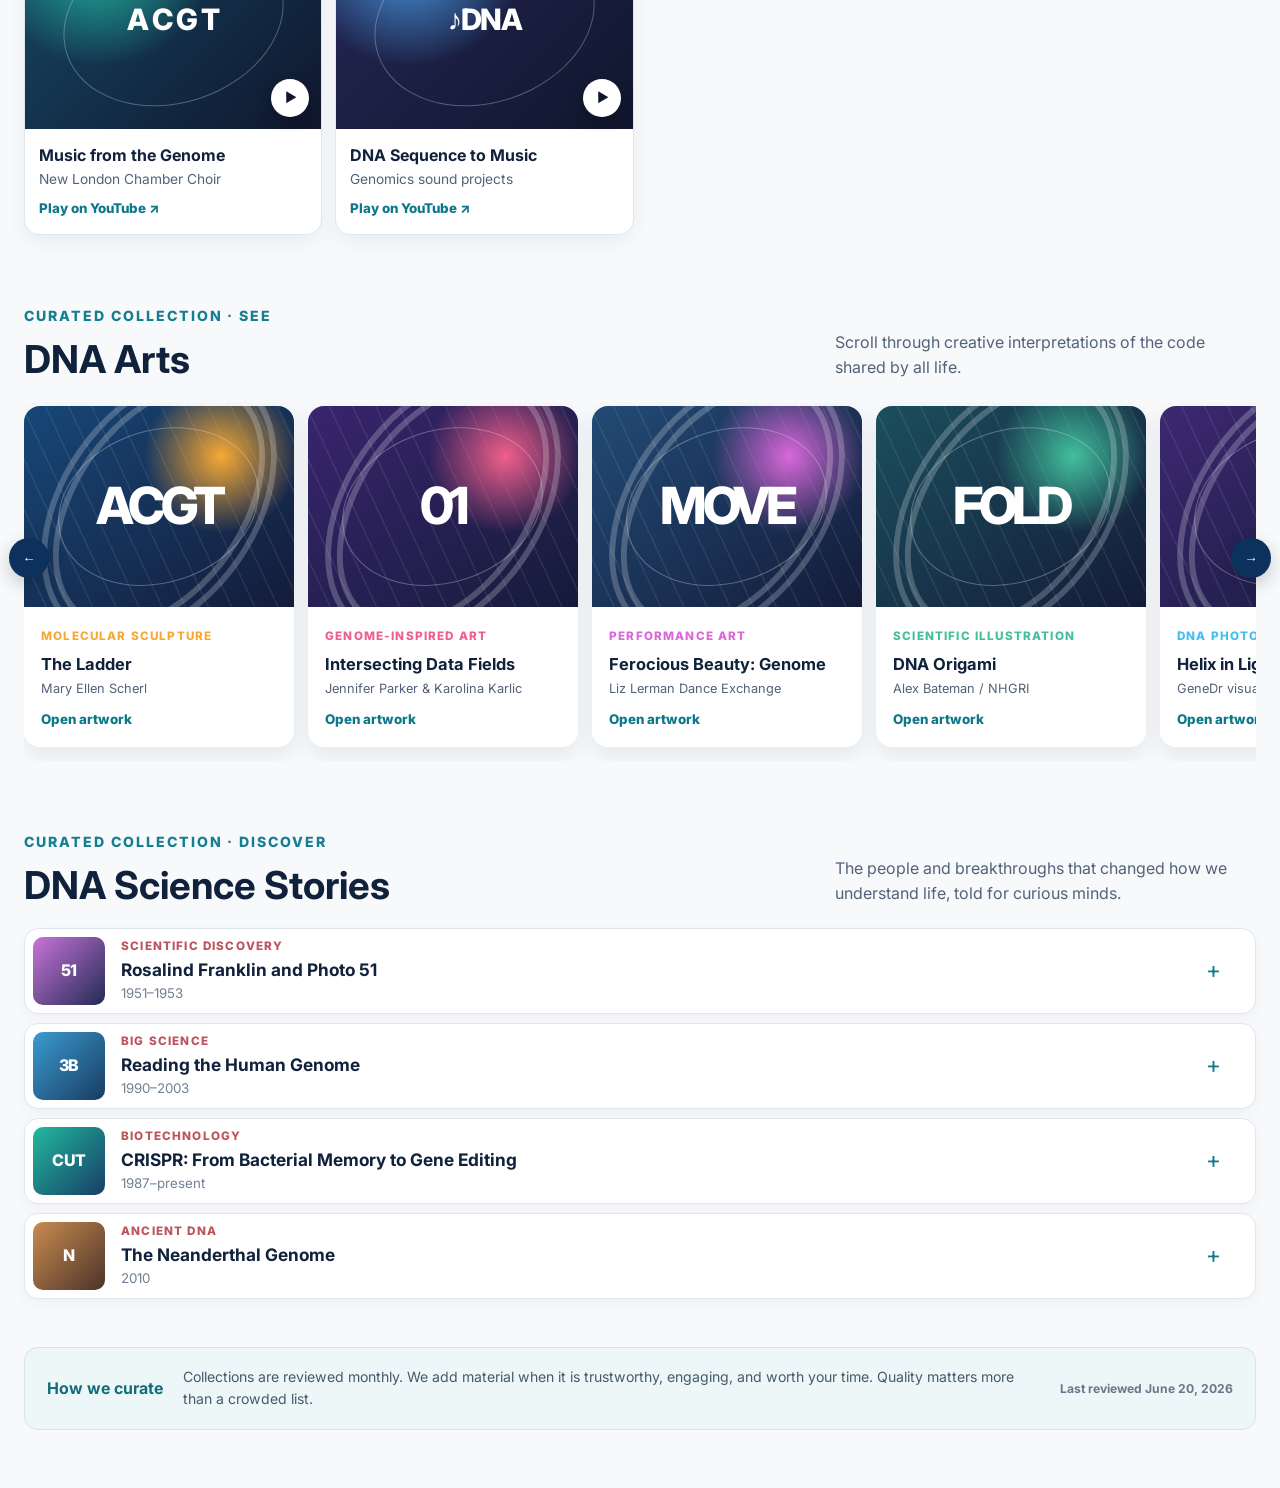
<file: programs/genedrresearch.html>
<!doctype html>
<html lang="en">
  <head>
    <meta charset="utf-8" />
    <meta name="viewport" content="width=device-width, initial-scale=1" />
    <meta name="description" content="Explore GeneDrNetwork Gene Detective Stories and curated movies, music, and arts." />
    <title>Gene Detective Stories, Movies, Music &amp; Arts | GeneDrNetwork</title>
    <link rel="icon" type="image/png" href="../assets/genedrnetwork-logo.png" />
    <link rel="preconnect" href="https://fonts.googleapis.com" />
    <link rel="preconnect" href="https://fonts.gstatic.com" crossorigin />
    <link href="https://fonts.googleapis.com/css2?family=Inter:wght@400;500;600;700;800&amp;display=swap" rel="stylesheet" />
    <link rel="stylesheet" href="../styles.css?v=20260620-7" />
  </head>
  <body class="program-page culture-page culture-center-page">
    <header class="site-header">
      <a class="site-title" href="../index.html">GeneDrNetwork</a>
      <nav class="site-nav" aria-label="Primary navigation">
        <a href="../index.html">Home</a>
        <a href="network-community.html">Network</a>
        <a href="genedrresearch.html">Stories &amp; Arts</a>
        <a href="clinical-genetics-network.html">Healthy Living</a>
        <a href="genetics-education.html">Genetics Education &amp; Professional Guidelines</a>
        <a href="../index.html#about">About</a><a href="../index.html#programs">Programs</a>
        <a href="../index.html#people">People</a><a href="mailto:info@genedrnetwork.org">Contact</a>
      </nav>
    </header>
    <main>
      <section class="hero-banner culture-hero culture-center-hero" aria-labelledby="culture-title">
        <div class="culture-orbit culture-orbit-one" aria-hidden="true"></div>
        <div class="culture-orbit culture-orbit-two" aria-hidden="true"></div>
        <div class="hero-overlay">
          <span class="hero-kicker">GeneDrNetwork</span>
          <h1 id="culture-title">Gene Detective Stories, Movies, Music &amp; Arts</h1>
          <p>Follow upcoming Gene Detective stories and explore creative genetics collections.</p>
          <nav class="culture-jump-nav" aria-label="Explore this page">
            <a href="#program-overview">Overview</a><a href="#featured">Featured</a><a href="#movies">Watch</a><a href="#detective-stories">Investigate</a>
            <a href="#music">Listen</a><a href="#arts">See</a><a href="#science-stories">Discover</a>
          </nav>
        </div>
      </section>

      <div class="culture-shell culture-center-shell">
        <a class="back-link" href="../index.html#programs">&larr; Back to programs</a>
        <noscript><p class="culture-error">Please enable JavaScript to explore the curated collections.</p></noscript>

        <section id="program-overview" class="community-overview" aria-labelledby="overview-title">
          <div class="compact-heading">
            <div><p class="eyebrow">Program Areas</p><h2 id="overview-title">Stories and creative genetics</h2></div>
            <p>Three connected spaces for storytelling, movies, music, arts, and science inspired by genetics and rare disease.</p>
          </div>
          <div class="community-card-grid">
            <article class="community-card community-card-detective">
              <span class="community-card-icon" aria-hidden="true">
                <svg viewBox="0 0 24 24">
                  <path d="M5 19c5-5 9-9 14-14" />
                  <path d="M7 7c2 2 8 2 10 0" />
                  <path d="M7 17c2-2 8-2 10 0" />
                  <circle cx="15.5" cy="8.5" r="3" />
                  <path d="m18 11 3 3" />
                </svg>
              </span>
              <h3>Gene Detective Stories</h3>
              <p>Real medical mysteries from the genomic era. Case-inspired stories that demonstrate how genetics helps solve complex diagnostic puzzles.</p>
              <small>Episode 1 coming soon.</small>
            </article>
            <article class="community-card community-card-movies">
              <span class="community-card-icon" aria-hidden="true">
                <svg viewBox="0 0 24 24">
                  <rect x="3" y="5" width="18" height="14" rx="2" />
                  <path d="M7 5v14" />
                  <path d="M17 5v14" />
                  <path d="M3 9h18" />
                  <path d="M3 15h18" />
                </svg>
              </span>
              <h3>Movies</h3>
              <p>Genetics-related movies, documentaries, and storytelling that explore DNA, rare diseases, precision medicine, and scientific discovery.</p>
              <a class="community-card-link" href="#movies">Explore original content</a>
            </article>
            <article class="community-card community-card-music-arts">
              <span class="community-card-icon" aria-hidden="true">
                <svg viewBox="0 0 24 24">
                  <path d="M9 18V5l10-2v13" />
                  <circle cx="6" cy="18" r="3" />
                  <circle cx="16" cy="16" r="3" />
                  <path d="M19 3v5" />
                  <path d="M4 8c2-2 4 2 6 0" />
                </svg>
              </span>
              <h3>Music &amp; Arts</h3>
              <p>The intersection of genetics, creativity, music, visual arts, culture, and human expression.</p>
              <a class="community-card-link" href="#music">Explore music and arts</a>
            </article>
          </div>
        </section>

        <section id="featured" class="featured-section culture-featured" aria-labelledby="featured-title">
          <div class="compact-heading light-heading">
            <div><p class="eyebrow">Featured this month</p><h2 id="featured-title">Start with these stories</h2></div>
            <p id="featured-period" class="collection-date">Loading current picks&hellip;</p>
          </div>
          <div id="featured-picks" class="featured-grid" aria-live="polite"></div>
        </section>

        <section id="movies" class="collection-section collection-movies" aria-labelledby="movies-title">
          <div class="compact-heading"><div><p class="eyebrow">Curated Collection &middot; Watch</p><h2 id="movies-title">Movies &amp; Documentaries</h2></div><p>Stories that bring genetic possibility, ethics, illness, and discovery to the screen.</p></div>
          <div id="movies-list" class="culture-accordion-list"></div>
        </section>

        <section id="detective-stories" class="collection-section collection-detective" aria-labelledby="detective-title">
          <div class="compact-heading"><div><p class="eyebrow">Curated Collection &middot; Investigate</p><h2 id="detective-title">DNA Detective Stories</h2></div><p>True mysteries solved through forensic DNA, ancient remains, and family connections.</p></div>
          <div id="detective-list" class="culture-accordion-list"></div>
        </section>

        <section id="music" class="collection-section collection-music" aria-labelledby="music-title">
          <div class="compact-heading"><div><p class="eyebrow">Curated Collection &middot; Listen</p><h2 id="music-title">DNA Music</h2></div><p>From global hits to the sound of a genome. Select a card to play it on YouTube.</p></div>
          <div id="music-list" class="music-grid"></div>
        </section>

        <section id="arts" class="collection-section collection-arts" aria-labelledby="arts-title">
          <div class="compact-heading"><div><p class="eyebrow">Curated Collection &middot; See</p><h2 id="arts-title">DNA Arts</h2></div><p>Scroll through creative interpretations of the code shared by all life.</p></div>
          <div class="art-carousel-wrap">
            <button id="art-prev" class="carousel-button carousel-prev" type="button" aria-label="Previous artworks">&larr;</button>
            <div id="arts-carousel" class="arts-carousel" tabindex="0" aria-label="DNA artworks"></div>
            <button id="art-next" class="carousel-button carousel-next" type="button" aria-label="Next artworks">&rarr;</button>
          </div>
        </section>

        <section id="science-stories" class="collection-section collection-science" aria-labelledby="science-title">
          <div class="compact-heading"><div><p class="eyebrow">Curated Collection &middot; Discover</p><h2 id="science-title">DNA Science Stories</h2></div><p>The people and breakthroughs that changed how we understand life, told for curious minds.</p></div>
          <div id="science-list" class="culture-accordion-list"></div>
        </section>

        <aside class="collection-note" aria-label="Collection update policy">
          <strong>How we curate</strong>
          <p>Collections are reviewed monthly. We add material when it is trustworthy, engaging, and worth your time. Quality matters more than a crowded list.</p>
          <span id="review-date"></span>
        </aside>
        <p id="culture-status" class="culture-error" role="status" hidden></p>
      </div>
    </main>
    <dialog id="art-viewer" class="art-viewer" aria-labelledby="art-viewer-title">
      <button id="art-viewer-close" class="art-viewer-close" type="button" aria-label="Close art viewer">&times;</button>
      <div id="art-viewer-image" class="art-viewer-image" role="img"></div>
      <div class="art-viewer-copy">
        <span id="art-viewer-category"></span>
        <h2 id="art-viewer-title"></h2>
        <p id="art-viewer-artist"></p>
        <a id="art-viewer-link" href="#" target="_blank" rel="noopener noreferrer">View official source <span aria-hidden="true">&nearr;</span></a>
      </div>
    </dialog>
    <script src="../data/movies-stories-music-arts-data.js?v=20260620-7"></script>
    <script src="../assets/movies-stories-music-arts.js?v=20260620-7"></script>
  </body>
</html>
</file>
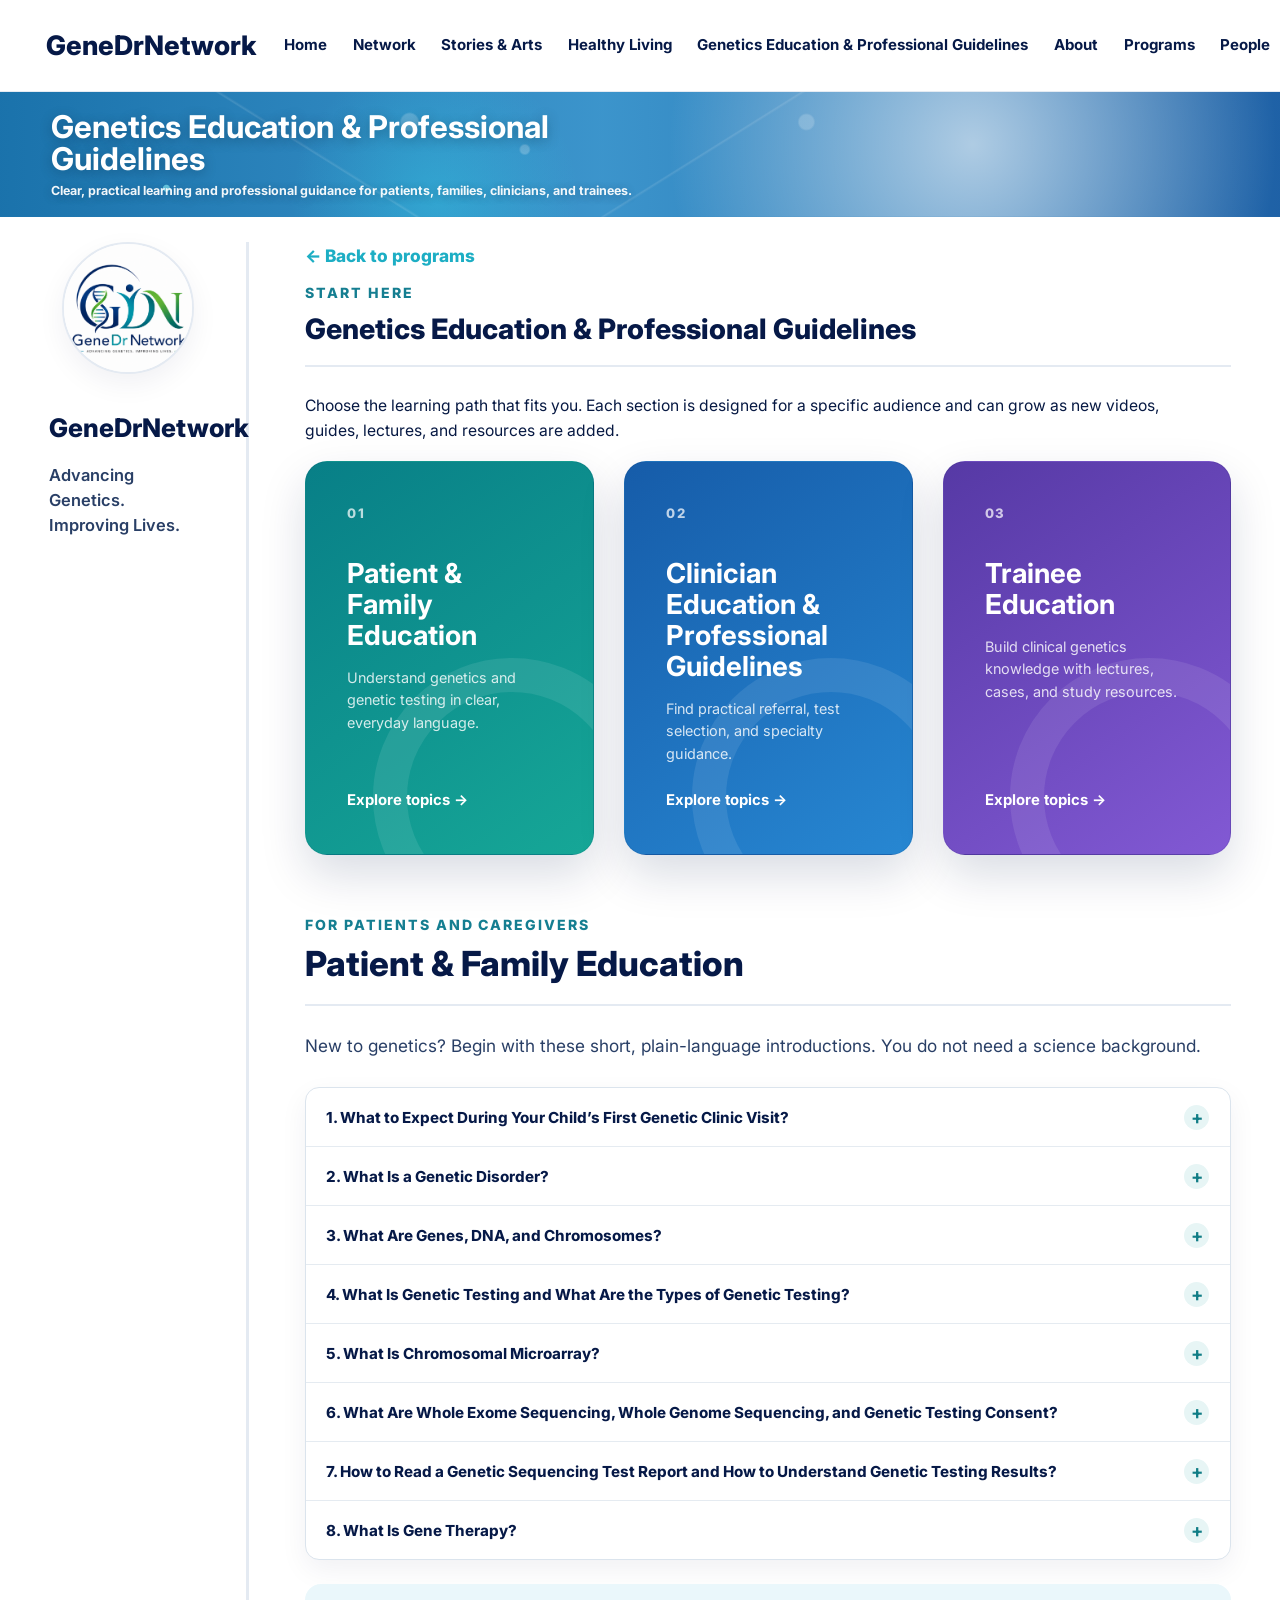
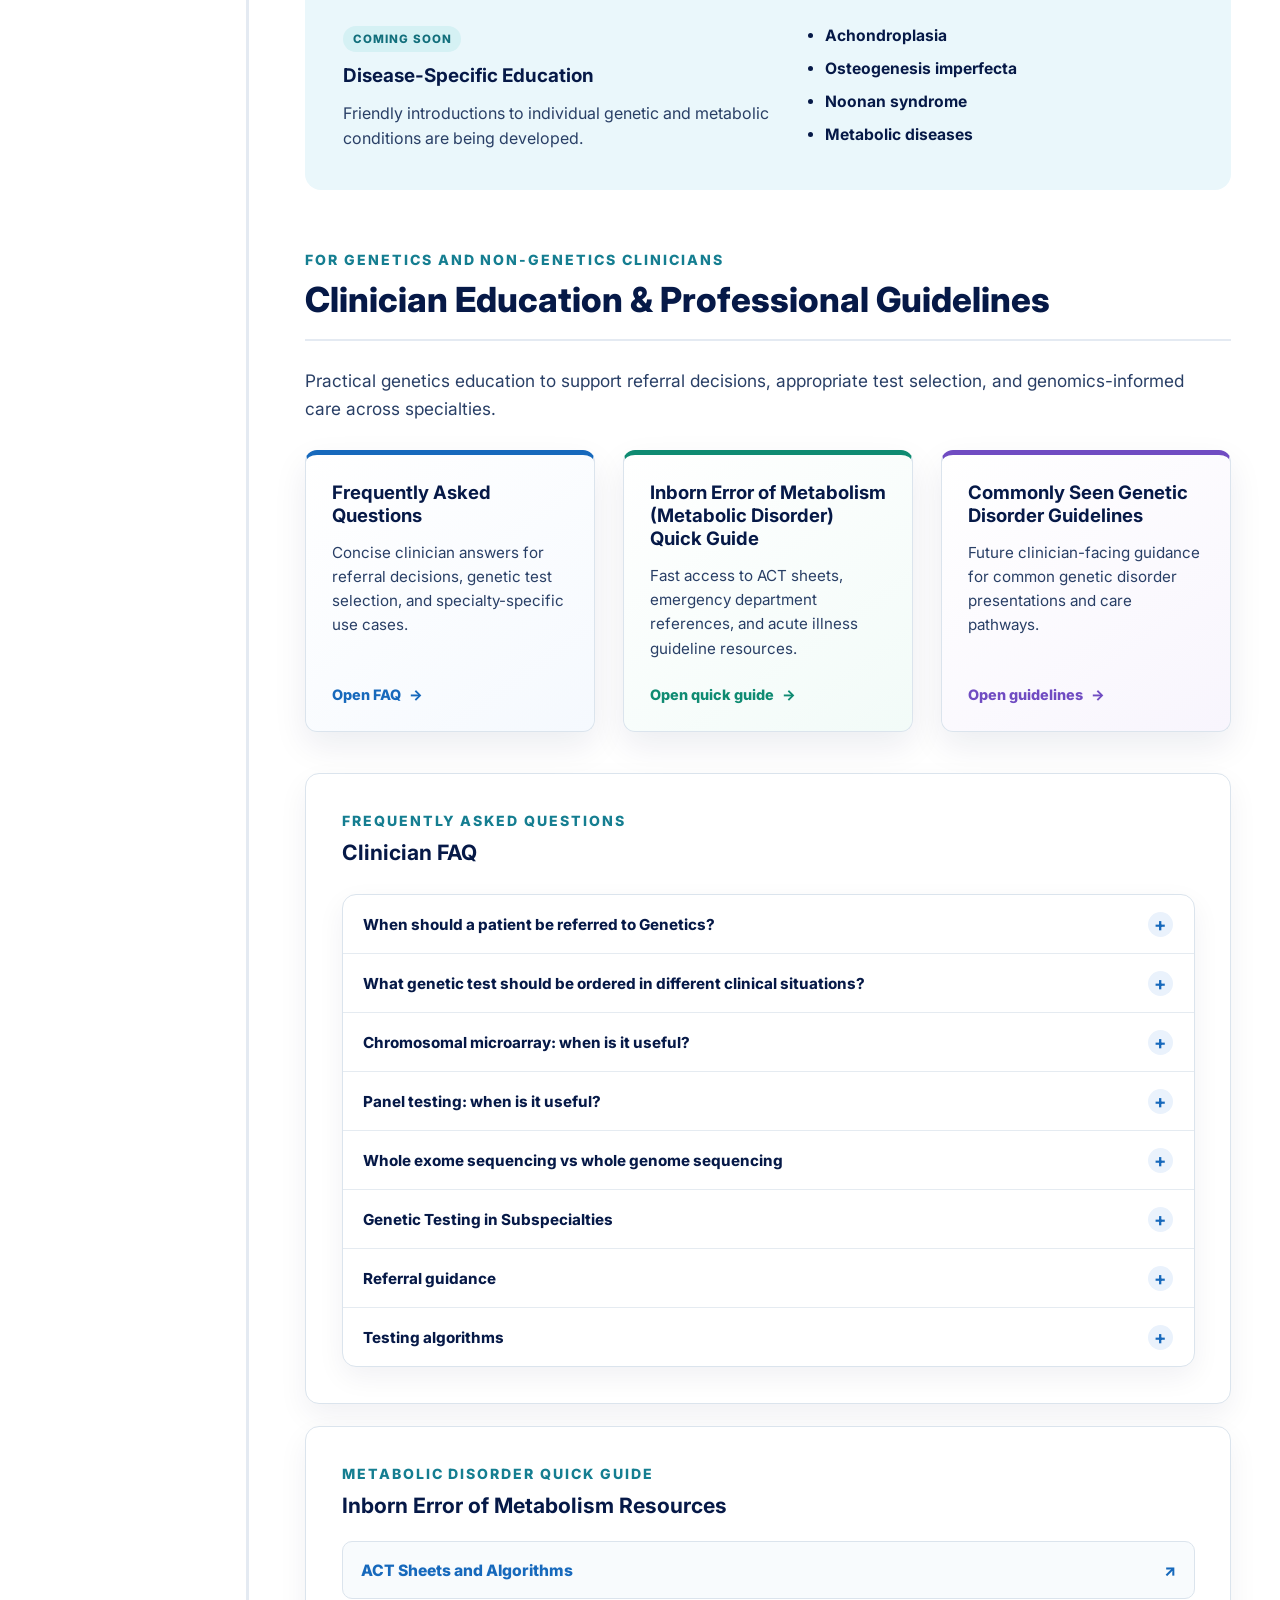
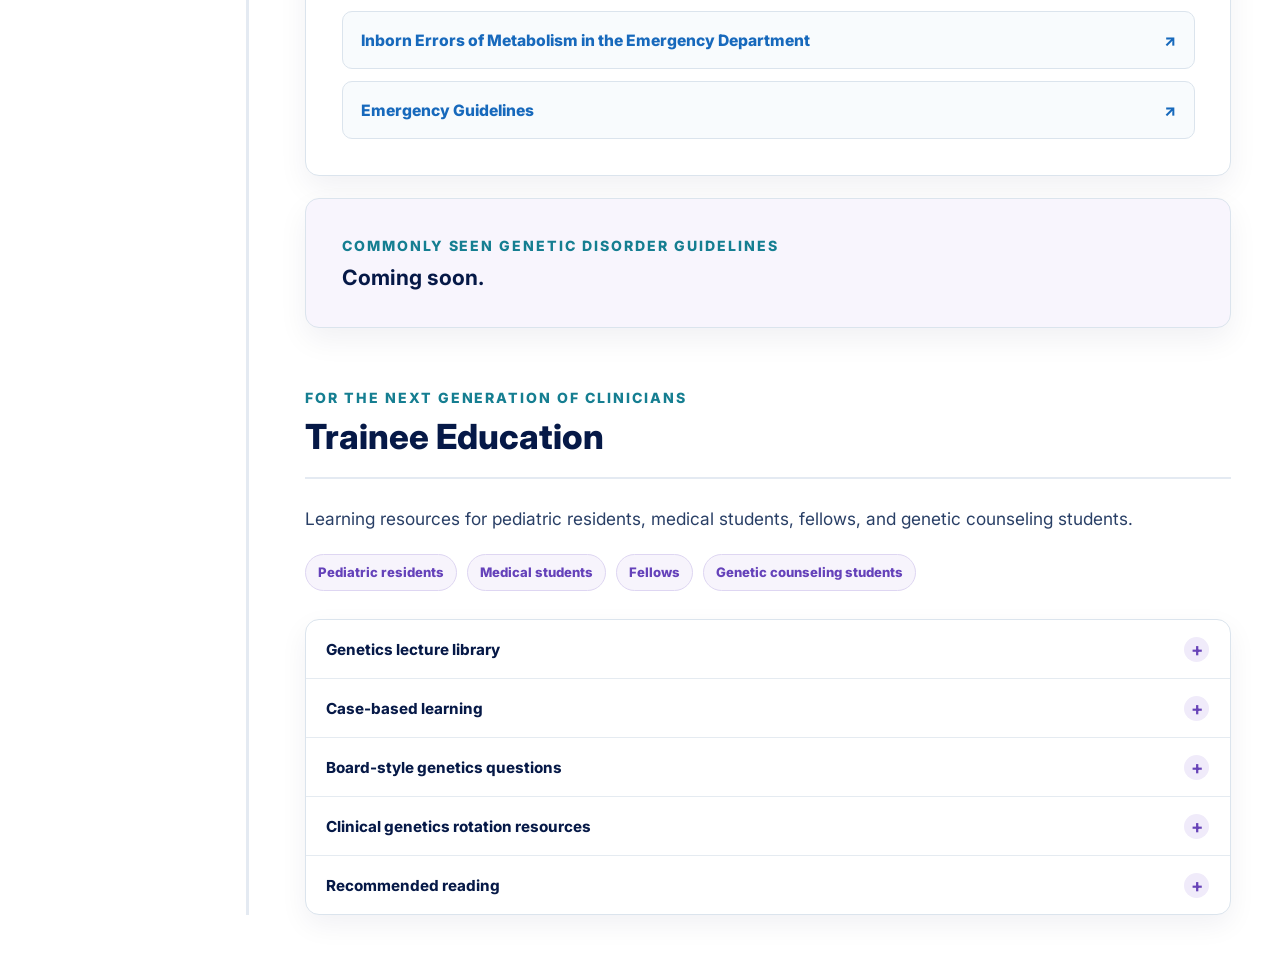
<file: programs/genetics-education.html>
<!doctype html>
<html lang="en">
  <head>
    <meta charset="utf-8" />
    <meta name="viewport" content="width=device-width, initial-scale=1" />
    <meta name="description" content="Genetics education and professional guidelines for patients and families, clinicians, and trainees from GeneDrNetwork." />
    <title>Genetics Education &amp; Professional Guidelines | GeneDrNetwork</title>
    <link rel="icon" type="image/png" href="../assets/genedrnetwork-logo.png" />
    <link rel="preconnect" href="https://fonts.googleapis.com" />
    <link rel="preconnect" href="https://fonts.gstatic.com" crossorigin />
    <link href="https://fonts.googleapis.com/css2?family=Inter:wght@400;500;600;700;800&display=swap" rel="stylesheet" />
    <link rel="stylesheet" href="../styles.css?v=clinician-card-guides-20260623" />
  </head>
  <body class="program-page education-page">
    <header class="site-header">
      <a class="site-title" href="../index.html">GeneDrNetwork</a>
      <nav class="site-nav" aria-label="Primary navigation">
        <a href="../index.html">Home</a>
        <a href="network-community.html">Network</a>
        <a href="genedrresearch.html">Stories &amp; Arts</a>
        <a href="clinical-genetics-network.html">Healthy Living</a>
        <a href="#education-overview" aria-current="page">Genetics Education &amp; Professional Guidelines</a>
        <a href="../index.html#about">About</a>
        <a href="../index.html#programs">Programs</a>
        <a href="../index.html#people">People</a>
        <a href="mailto:info@genedrnetwork.org">Contact</a>
      </nav>
    </header>
    <main>
      <section class="hero-banner">
        <div class="hero-overlay">
          <h1>Genetics Education &amp; Professional Guidelines</h1>
          <p>Clear, practical learning and professional guidance for patients, families, clinicians, and trainees.</p>
        </div>
      </section>
      <div class="page-shell">
        <aside class="profile-sidebar">
          <img class="profile-logo" src="../assets/genedrnetwork-logo.png" alt="GeneDrNetwork logo" />
          <h2>GeneDrNetwork</h2>
          <p class="profile-affiliation">Advancing Genetics. Improving Lives.</p>
        </aside>
        <article class="main-content education-content">
          <a class="back-link" href="../index.html#programs">← Back to programs</a>
          <section id="education-overview">
            <p class="eyebrow">Start here</p>
            <h2>Genetics Education &amp; Professional Guidelines</h2>
            <p>
              Choose the learning path that fits you. Each section is designed for a specific
              audience and can grow as new videos, guides, lectures, and resources are added.
            </p>
            <nav class="education-paths" aria-label="Genetics education audiences">
              <a class="education-path education-path-patient" href="#patient-family"><span>01</span><strong>Patient &amp; Family Education</strong><small>Understand genetics and genetic testing in clear, everyday language.</small><b>Explore topics →</b></a>
              <a class="education-path education-path-clinician" href="#clinicians"><span>02</span><strong>Clinician Education &amp; Professional Guidelines</strong><small>Find practical referral, test selection, and specialty guidance.</small><b>Explore topics →</b></a>
              <a class="education-path education-path-trainee" href="#trainees"><span>03</span><strong>Trainee Education</strong><small>Build clinical genetics knowledge with lectures, cases, and study resources.</small><b>Explore topics →</b></a>
            </nav>
          </section>

          <section id="patient-family" class="education-section">
            <p class="eyebrow">For patients and caregivers</p>
            <h2>Patient &amp; Family Education</h2>
            <p class="section-intro">New to genetics? Begin with these short, plain-language introductions. You do not need a science background.</p>
            <div class="education-accordion education-accordion-patient">
              <details id="patient-faq-1"><summary><span>1. What to Expect During Your Child’s First Genetic Clinic Visit?</span></summary><div class="accordion-answer"><p>Learn what happens during a genetics appointment, including review of medical history, family history, physical examination, possible genetic testing recommendations, and discussion of diagnosis and treatment options. Understanding the process can help families prepare for their visit and know what questions to ask.</p><div class="youtube-embed"><iframe src="https://www.youtube-nocookie.com/embed/s9nnyAs5xcw" title="What to Expect During Your Child’s First Genetic Clinic Visit" loading="lazy" allow="accelerometer; autoplay; clipboard-write; encrypted-media; gyroscope; picture-in-picture; web-share" referrerpolicy="strict-origin-when-cross-origin" allowfullscreen></iframe></div></div></details>
              <details id="patient-faq-2"><summary><span>2. What Is a Genetic Disorder?</span></summary><div class="accordion-answer"><p>A genetic disorder is a condition caused by changes in genes, chromosomes, or DNA. Some genetic conditions are inherited from parents, while others occur for the first time in an individual. Genetics can affect growth, development, metabolism, and many other aspects of health.</p></div></details>
              <details id="patient-faq-3"><summary><span>3. What Are Genes, DNA, and Chromosomes?</span></summary><div class="accordion-answer"><p>Genes are the body's instructions for growth and function. DNA is the molecule that contains these instructions, and chromosomes are packages of DNA found in nearly every cell. Understanding these basic concepts helps explain how genetic conditions occur.</p><div class="youtube-embed"><iframe src="https://www.youtube-nocookie.com/embed/C8OL1MTbGpU" title="What Are Genes, DNA, and Chromosomes?" loading="lazy" allow="accelerometer; autoplay; clipboard-write; encrypted-media; gyroscope; picture-in-picture; web-share" referrerpolicy="strict-origin-when-cross-origin" allowfullscreen></iframe></div></div></details>
              <details id="patient-faq-4"><summary><span>4. What Is Genetic Testing and What Are the Types of Genetic Testing?</span></summary><div class="accordion-answer"><p>Genetic testing examines DNA to identify changes that may explain medical conditions, guide treatment, or assess inherited risks. Different tests are available depending on the clinical question and suspected diagnosis.</p><div class="answer-subsection"><h3>What Is Genetic Testing?</h3><div class="youtube-embed"><iframe src="https://www.youtube-nocookie.com/embed/lMSIwbAJf1I" title="What Is Genetic Testing?" loading="lazy" allow="accelerometer; autoplay; clipboard-write; encrypted-media; gyroscope; picture-in-picture; web-share" referrerpolicy="strict-origin-when-cross-origin" allowfullscreen></iframe></div></div><div class="answer-subsection"><h3>Types of Genetic Testing</h3><div class="youtube-embed"><iframe src="https://www.youtube-nocookie.com/embed/zlNh0uTCox8" title="Types of Genetic Testing" loading="lazy" allow="accelerometer; autoplay; clipboard-write; encrypted-media; gyroscope; picture-in-picture; web-share" referrerpolicy="strict-origin-when-cross-origin" allowfullscreen></iframe></div></div></div></details>
              <details id="patient-faq-5"><summary><span>5. What Is Chromosomal Microarray?</span></summary><div class="accordion-answer"><p>Chromosomal microarray is a genetic test that looks for missing or extra pieces of chromosomes. It is commonly used to evaluate developmental delays, intellectual disabilities, autism spectrum disorders, congenital anomalies, and other genetic conditions.</p><div class="youtube-embed"><iframe src="https://www.youtube-nocookie.com/embed/ZrDANI0KSNU" title="Chromosomal Microarray Testing" loading="lazy" allow="accelerometer; autoplay; clipboard-write; encrypted-media; gyroscope; picture-in-picture; web-share" referrerpolicy="strict-origin-when-cross-origin" allowfullscreen></iframe></div></div></details>
              <details id="patient-faq-6"><summary><span>6. What Are Whole Exome Sequencing, Whole Genome Sequencing, and Genetic Testing Consent?</span></summary><div class="accordion-answer"><p>Whole Exome Sequencing (WES) analyzes the protein-coding regions of genes, while Whole Genome Sequencing (WGS) analyzes nearly all of a person's DNA. Before testing, families review the benefits, limitations, possible findings, and consent process.</p><div class="answer-subsection"><h3>What Is Exome Sequencing?</h3><div class="youtube-embed"><iframe src="https://www.youtube-nocookie.com/embed/ywooWtXD1wM" title="What Is Exome Sequencing?" loading="lazy" allow="accelerometer; autoplay; clipboard-write; encrypted-media; gyroscope; picture-in-picture; web-share" referrerpolicy="strict-origin-when-cross-origin" allowfullscreen></iframe></div></div><div class="answer-subsection"><h3>What Is Genomic Sequencing?</h3><div class="youtube-embed"><iframe src="https://www.youtube-nocookie.com/embed/2JUu1WqidC4" title="What Is Genomic Sequencing?" loading="lazy" allow="accelerometer; autoplay; clipboard-write; encrypted-media; gyroscope; picture-in-picture; web-share" referrerpolicy="strict-origin-when-cross-origin" allowfullscreen></iframe></div></div><div class="answer-subsection"><h3>Consent for Exome or Genome Sequencing</h3><div class="youtube-embed"><iframe src="https://www.youtube-nocookie.com/embed/uvCrZI0FGXY" title="Consent for Exome or Genome Sequencing" loading="lazy" allow="accelerometer; autoplay; clipboard-write; encrypted-media; gyroscope; picture-in-picture; web-share" referrerpolicy="strict-origin-when-cross-origin" allowfullscreen></iframe></div></div></div></details>
              <details id="patient-faq-7"><summary><span>7. How to Read a Genetic Sequencing Test Report and How to Understand Genetic Testing Results?</span></summary><div class="accordion-answer"><p>Genetic test reports contain information about identified variants, their clinical significance, inheritance patterns, and recommendations for follow-up care. Learning how to interpret these reports can help patients and families better understand their results.</p><div class="youtube-embed"><iframe src="https://www.youtube-nocookie.com/embed/01sfQLcFVuc" title="How to Read a Genetic Sequencing Test Report" loading="lazy" allow="accelerometer; autoplay; clipboard-write; encrypted-media; gyroscope; picture-in-picture; web-share" referrerpolicy="strict-origin-when-cross-origin" allowfullscreen></iframe></div></div></details>
              <details id="patient-faq-8"><summary><span>8. What Is Gene Therapy?</span></summary><div class="accordion-answer"><p>Gene therapy is an emerging treatment approach that aims to correct, replace, or modify disease-causing genes. It has become an important area of precision medicine and offers new treatment possibilities for certain inherited disorders.</p><div class="youtube-embed"><iframe src="https://www.youtube-nocookie.com/embed/xOQFJJOBGM0" title="What Is Gene Therapy?" loading="lazy" allow="accelerometer; autoplay; clipboard-write; encrypted-media; gyroscope; picture-in-picture; web-share" referrerpolicy="strict-origin-when-cross-origin" allowfullscreen></iframe></div></div></details>
            </div>
            <div class="coming-soon-panel">
              <div><span class="status-pill">Coming soon</span><h3>Disease-Specific Education</h3><p>Friendly introductions to individual genetic and metabolic conditions are being developed.</p></div>
              <ul><li>Achondroplasia</li><li>Osteogenesis imperfecta</li><li>Noonan syndrome</li><li>Metabolic diseases</li></ul>
            </div>
          </section>

          <section id="clinicians" class="education-section">
            <p class="eyebrow">For genetics and non-genetics clinicians</p>
            <h2>Clinician Education &amp; Professional Guidelines</h2>
            <p class="section-intro">Practical genetics education to support referral decisions, appropriate test selection, and genomics-informed care across specialties.</p>
            <div class="education-card-grid">
              <a class="education-resource-card education-resource-card-faq" href="#clinician-faq">
                <h3>Frequently Asked Questions</h3>
                <p>Concise clinician answers for referral decisions, genetic test selection, and specialty-specific use cases.</p>
                <span class="resource-card-action">Open FAQ</span>
              </a>
              <a class="education-resource-card education-resource-card-guide" href="#iem-quick-guide">
                <h3>Inborn Error of Metabolism (Metabolic Disorder) Quick Guide</h3>
                <p>Fast access to ACT sheets, emergency department references, and acute illness guideline resources.</p>
                <span class="resource-card-action">Open quick guide</span>
              </a>
              <a class="education-resource-card education-resource-card-guidelines" href="#genetic-disorder-guidelines">
                <h3>Commonly Seen Genetic Disorder Guidelines</h3>
                <p>Future clinician-facing guidance for common genetic disorder presentations and care pathways.</p>
                <span class="resource-card-action">Open guidelines</span>
              </a>
            </div>

            <section id="clinician-faq" class="clinician-resource-panel">
              <p class="eyebrow">Frequently Asked Questions</p>
              <h3>Clinician FAQ</h3>
              <div class="education-accordion education-accordion-clinician">
                <details><summary><span>When should a patient be referred to Genetics?</span></summary><div class="accordion-answer"><p>Review findings, family histories, and care needs that may warrant evaluation by a genetics professional.</p><span class="video-coming-soon">Video coming soon</span></div></details>
                <details><summary><span>What genetic test should be ordered in different clinical situations?</span></summary><div class="accordion-answer"><p>Match the patient's phenotype, family history, and suspected variant type with an appropriate first-line or follow-up test.</p><span class="video-coming-soon">Video coming soon</span></div></details>
                <details><summary><span>Chromosomal microarray: when is it useful?</span></summary><div class="accordion-answer"><p>Review common indications, diagnostic strengths, limitations, and considerations for interpreting copy-number findings.</p><span class="video-coming-soon">Video coming soon</span></div></details>
                <details><summary><span>Panel testing: when is it useful?</span></summary><div class="accordion-answer"><p>Panel testing may be useful when a phenotype is associated with a defined group of genes and focused coverage supports efficient interpretation.</p><span class="video-coming-soon">Video coming soon</span></div></details>
                <details><summary><span>Whole exome sequencing vs whole genome sequencing</span></summary><div class="accordion-answer"><p>Compare scope, coverage, variant detection, clinical indications, limitations, and practical considerations for test selection.</p><span class="video-coming-soon">Video coming soon</span></div></details>
                <details><summary><span>Genetic Testing in Subspecialties</span></summary><div class="accordion-answer"><p>Review genetic testing considerations in neonatology, cardiology, neurology, oncology, endocrinology, and other specialties, with attention to phenotype, timing, test type, referral needs, and result interpretation.</p><span class="video-coming-soon">Video coming soon</span></div></details>
                <details><summary><span>Referral guidance</span></summary><div class="accordion-answer"><p>Future specialty-specific checklists will support referral decisions and preparation for genetics consultation.</p><span class="video-coming-soon">Guidance coming soon</span></div></details>
                <details><summary><span>Testing algorithms</span></summary><div class="accordion-answer"><p>Future clinical pathways will organize test selection by presentation, suspected condition, and prior results.</p><span class="video-coming-soon">Algorithms coming soon</span></div></details>
              </div>
            </section>

            <section id="iem-quick-guide" class="clinician-resource-panel">
              <p class="eyebrow">Metabolic disorder quick guide</p>
              <h3>Inborn Error of Metabolism Resources</h3>
              <div class="clinician-link-list" aria-label="Inborn error of metabolism quick guide resources">
                <a href="https://www.acmg.net/ACMG/Medical-Genetics-Practice-Resources/ACT_Sheets_and_Algorithms/ACMG/Medical-Genetics-Practice-Resources/ACT_Sheets_and_Algorithms.aspx?hkey=9d6bce5a-182e-42a6-84a5-b2d88240c508" target="_blank" rel="noopener">ACT Sheets and Algorithms</a>
                <a href="https://www.newenglandconsortium.org/acute-illness" target="_blank" rel="noopener">Inborn Errors of Metabolism in the Emergency Department</a>
                <a href="https://www.newenglandconsortium.org/acute-illness" target="_blank" rel="noopener">Emergency Guidelines</a>
              </div>
            </section>

            <section id="genetic-disorder-guidelines" class="clinician-resource-panel clinician-resource-panel-soon">
              <p class="eyebrow">Commonly Seen Genetic Disorder Guidelines</p>
              <h3>Coming soon.</h3>
            </section>
          </section>

          <section id="trainees" class="education-section">
            <p class="eyebrow">For the next generation of clinicians</p>
            <h2>Trainee Education</h2>
            <p class="section-intro">Learning resources for pediatric residents, medical students, fellows, and genetic counseling students.</p>
            <div class="audience-tags" aria-label="Trainee audiences"><span>Pediatric residents</span><span>Medical students</span><span>Fellows</span><span>Genetic counseling students</span></div>
            <div class="education-accordion education-accordion-trainee">
              <details><summary><span>Genetics lecture library</span></summary><div class="accordion-answer"><p>Future recorded lectures, slide decks, and topic-based teaching sessions will support structured learning.</p><span class="video-coming-soon">Lectures and videos coming soon</span></div></details>
              <details><summary><span>Case-based learning</span></summary><div class="accordion-answer"><p>Apply genetics concepts to realistic clinical cases, differential diagnoses, test selection, and result interpretation.</p><span class="video-coming-soon">Cases and PDFs coming soon</span></div></details>
              <details><summary><span>Board-style genetics questions</span></summary><div class="accordion-answer"><p>Practice exam-style questions with concise explanations designed to reinforce essential genetics knowledge.</p><span class="video-coming-soon">Question bank coming soon</span></div></details>
              <details><summary><span>Clinical genetics rotation resources</span></summary><div class="accordion-answer"><p>Use future orientation materials, clinical tools, and practical guides before and during a genetics rotation.</p><span class="video-coming-soon">Rotation resources coming soon</span></div></details>
              <details><summary><span>Recommended reading</span></summary><div class="accordion-answer"><p>Explore a future curated collection of articles, guidelines, textbooks, and downloadable learning materials.</p><span class="video-coming-soon">Reading list and PDFs coming soon</span></div></details>
            </div>
          </section>
        </article>
      </div>
    </main>
  </body>
</html>
</file>
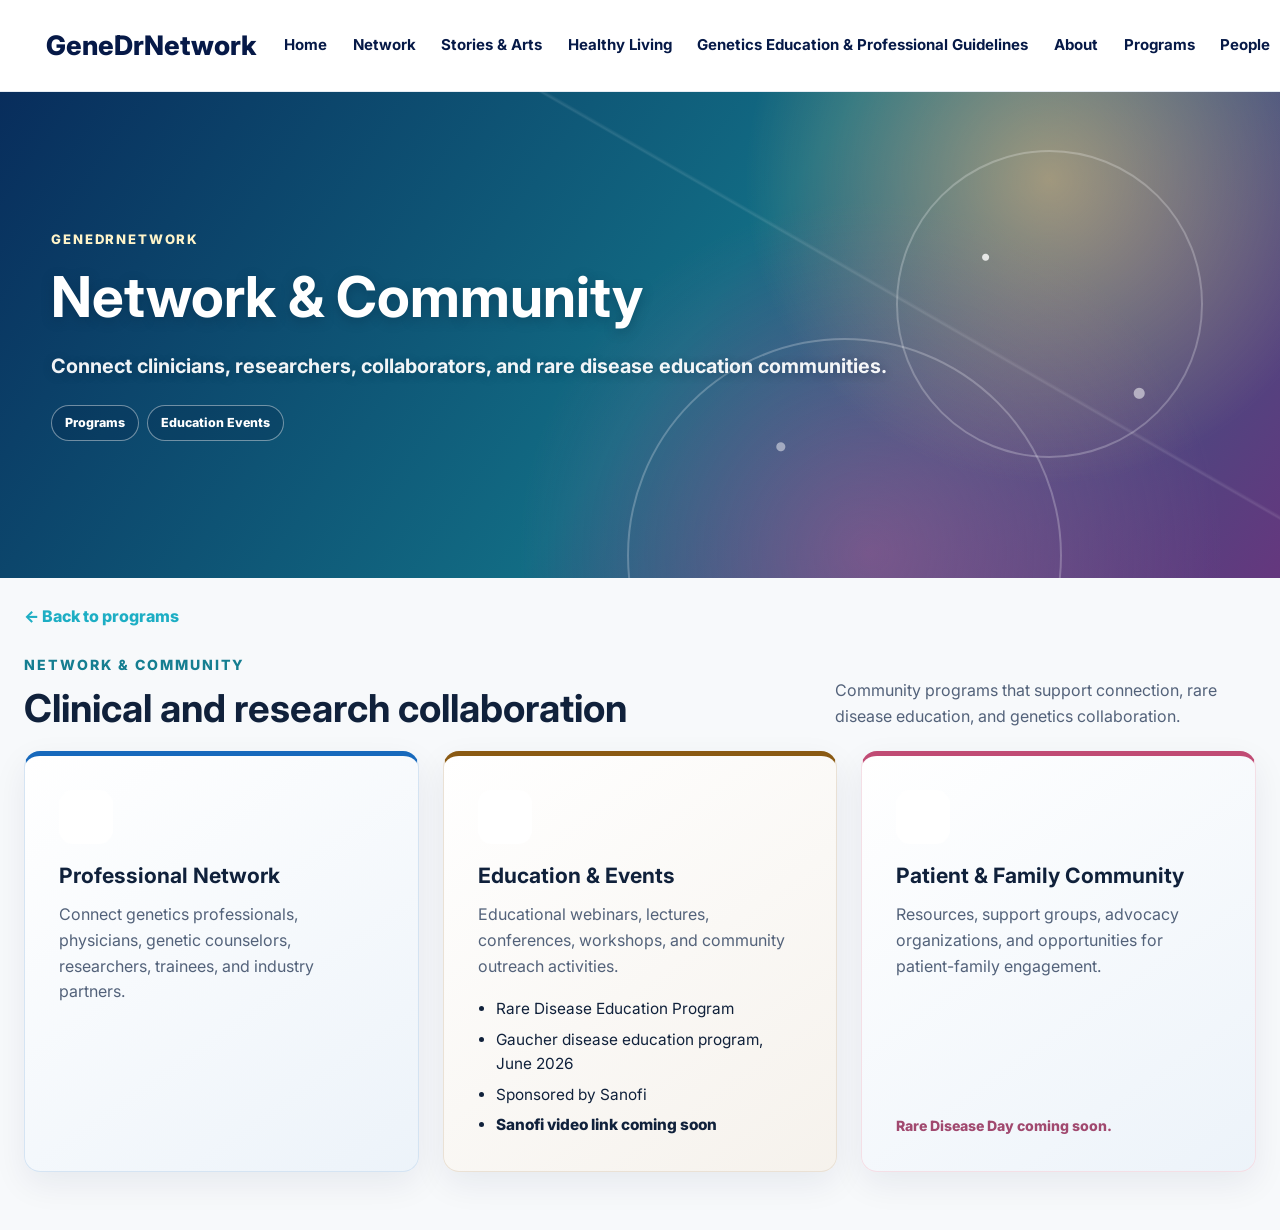
<file: programs/network-community.html>
<!doctype html>
<html lang="en">
  <head>
    <meta charset="utf-8" />
    <meta name="viewport" content="width=device-width, initial-scale=1" />
    <meta name="description" content="Network and community programs for clinicians, researchers, collaborators, genetics education, and rare disease events at GeneDrNetwork." />
    <title>Network &amp; Community | GeneDrNetwork</title>
    <link rel="icon" type="image/png" href="../assets/genedrnetwork-logo.png" />
    <link rel="preconnect" href="https://fonts.googleapis.com" />
    <link rel="preconnect" href="https://fonts.gstatic.com" crossorigin />
    <link href="https://fonts.googleapis.com/css2?family=Inter:wght@400;500;600;700;800&amp;display=swap" rel="stylesheet" />
    <link rel="stylesheet" href="../styles.css?v=20260620-7" />
  </head>
  <body class="program-page culture-page culture-center-page">
    <header class="site-header">
      <a class="site-title" href="../index.html">GeneDrNetwork</a>
      <nav class="site-nav" aria-label="Primary navigation">
        <a href="../index.html">Home</a>
        <a href="network-community.html">Network</a>
        <a href="genedrresearch.html">Stories &amp; Arts</a>
        <a href="clinical-genetics-network.html">Healthy Living</a>
        <a href="genetics-education.html">Genetics Education &amp; Professional Guidelines</a>
        <a href="../index.html#about">About</a><a href="../index.html#programs">Programs</a>
        <a href="../index.html#people">People</a><a href="mailto:info@genedrnetwork.org">Contact</a>
      </nav>
    </header>
    <main>
      <section class="hero-banner culture-hero culture-center-hero" aria-labelledby="network-title">
        <div class="culture-orbit culture-orbit-one" aria-hidden="true"></div>
        <div class="culture-orbit culture-orbit-two" aria-hidden="true"></div>
        <div class="hero-overlay">
          <span class="hero-kicker">GeneDrNetwork</span>
          <h1 id="network-title">Network &amp; Community</h1>
          <p>Connect clinicians, researchers, collaborators, and rare disease education communities.</p>
          <nav class="culture-jump-nav" aria-label="Explore this page">
            <a href="#network-programs">Programs</a><a href="#education-events">Education Events</a>
          </nav>
        </div>
      </section>

      <div class="culture-shell culture-center-shell">
        <a class="back-link" href="../index.html#programs">&larr; Back to programs</a>

        <section id="network-programs" class="community-overview" aria-labelledby="network-programs-title">
          <div class="compact-heading">
            <div><p class="eyebrow">Network &amp; Community</p><h2 id="network-programs-title">Clinical and research collaboration</h2></div>
            <p>Community programs that support connection, rare disease education, and genetics collaboration.</p>
          </div>
          <div class="community-card-grid">
            <article class="community-card community-card-network community-card-professional">
              <span class="community-card-icon" aria-hidden="true">
                <svg viewBox="0 0 24 24">
                  <circle cx="12" cy="5" r="2.5" />
                  <circle cx="5" cy="17" r="2.5" />
                  <circle cx="19" cy="17" r="2.5" />
                  <path d="M10.2 6.8 6.7 14.7" />
                  <path d="M13.8 6.8 17.3 14.7" />
                  <path d="M7.5 17.4h9" />
                </svg>
              </span>
              <h3>Professional Network</h3>
              <p>Connect genetics professionals, physicians, genetic counselors, researchers, trainees, and industry partners.</p>
            </article>
            <article class="community-card community-card-education-events" id="education-events">
              <span class="community-card-icon" aria-hidden="true">
                <svg viewBox="0 0 24 24">
                  <path d="M4 5h16v11H4z" />
                  <path d="M8 20h8" />
                  <path d="M12 16v4" />
                  <path d="M8 9h8" />
                  <path d="M8 12h5" />
                </svg>
              </span>
              <h3>Education &amp; Events</h3>
              <p>Educational webinars, lectures, conferences, workshops, and community outreach activities.</p>
              <ul>
                <li>Rare Disease Education Program</li>
                <li>Gaucher disease education program, June 2026</li>
                <li>Sponsored by Sanofi</li>
                <li><a href="#" aria-label="Sanofi video link placeholder">Sanofi video link coming soon</a></li>
              </ul>
            </article>
            <article class="community-card community-card-patient-family">
              <span class="community-card-icon" aria-hidden="true">
                <svg viewBox="0 0 24 24">
                  <path d="M12 20s-7-4.4-7-10a4 4 0 0 1 7-2.6A4 4 0 0 1 19 10c0 5.6-7 10-7 10Z" />
                  <path d="M8.5 12h2l1-2.2 2 4.4 1-2.2h1.7" />
                </svg>
              </span>
              <h3>Patient &amp; Family Community</h3>
              <p>Resources, support groups, advocacy organizations, and opportunities for patient-family engagement.</p>
              <small>Rare Disease Day coming soon.</small>
            </article>
          </div>
        </section>
      </div>
    </main>
  </body>
</html>
</file>
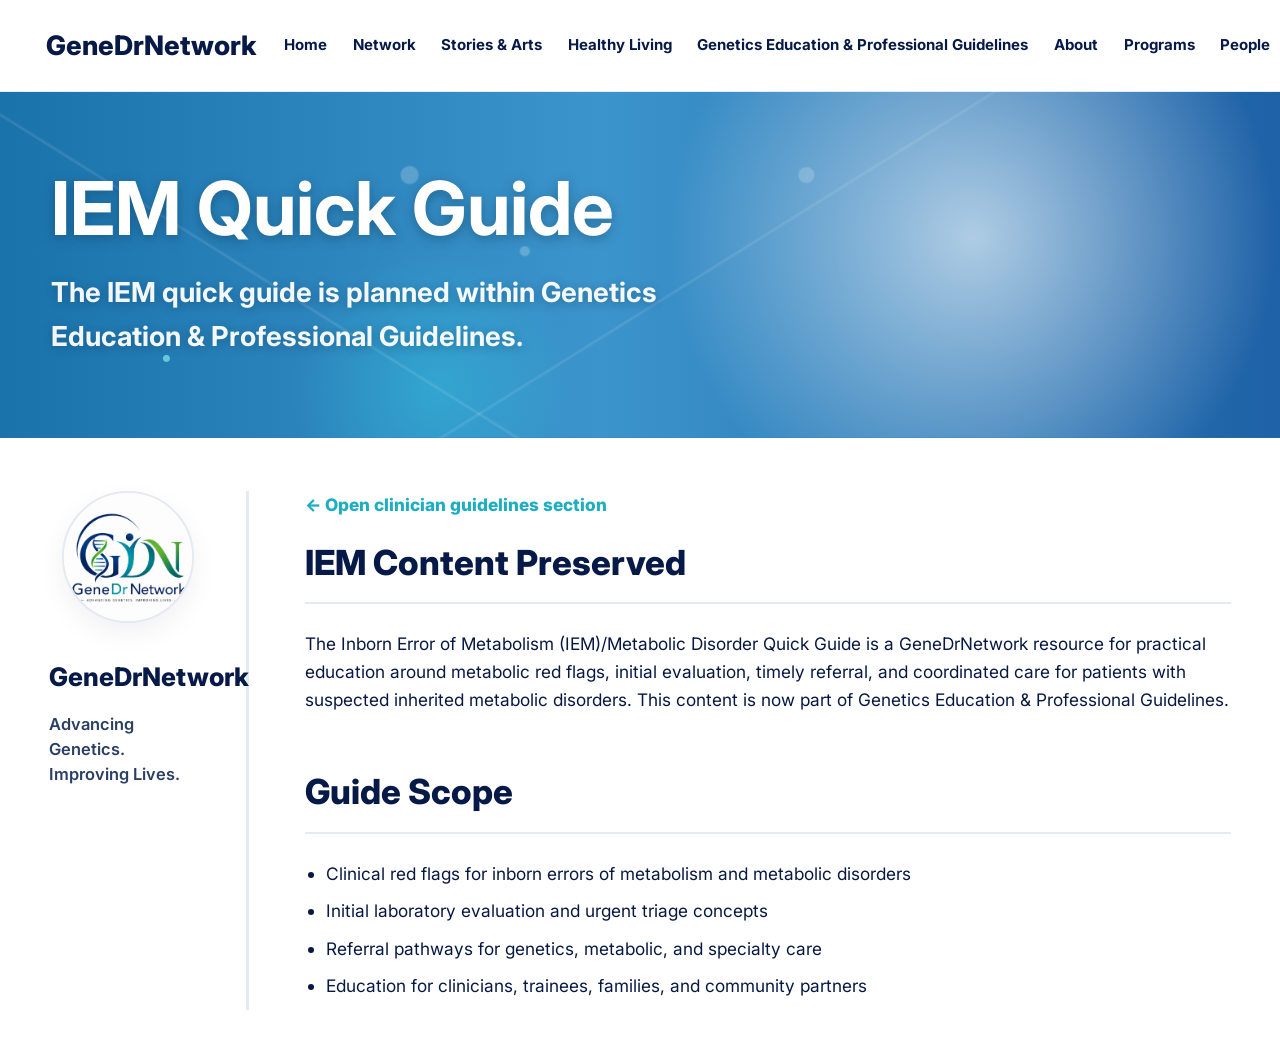
<file: programs/rare-disease-day.html>
<!doctype html>
<html lang="en">
  <head>
    <meta charset="utf-8" />
    <meta name="viewport" content="width=device-width, initial-scale=1" />
    <meta name="description" content="The IEM and metabolic disorder quick guide is now planned within Genetics Education &amp; Professional Guidelines at GeneDrNetwork." />
    <title>IEM Quick Guide | GeneDrNetwork</title>
    <link rel="icon" type="image/png" href="../assets/genedrnetwork-logo.png" />
    <link rel="preconnect" href="https://fonts.googleapis.com" />
    <link rel="preconnect" href="https://fonts.gstatic.com" crossorigin />
    <link href="https://fonts.googleapis.com/css2?family=Inter:wght@400;500;600;700;800&display=swap" rel="stylesheet" />
    <link rel="stylesheet" href="../styles.css" />
  </head>
  <body class="program-page">
    <header class="site-header">
      <a class="site-title" href="../index.html">GeneDrNetwork</a>
      <nav class="site-nav" aria-label="Primary navigation">
        <a href="../index.html">Home</a>
        <a href="network-community.html">Network</a>
        <a href="genedrresearch.html">Stories &amp; Arts</a>
        <a href="clinical-genetics-network.html">Healthy Living</a>
        <a href="genetics-education.html">Genetics Education &amp; Professional Guidelines</a>
        <a href="../index.html#about">About</a>
        <a href="../index.html#programs">Programs</a>
        <a href="../index.html#people">People</a>
        <a href="mailto:info@genedrnetwork.org">Contact</a>
      </nav>
    </header>
    <main>
      <section class="hero-banner">
        <div class="hero-overlay">
          <h1>IEM Quick Guide</h1>
          <p>The IEM quick guide is planned within Genetics Education &amp; Professional Guidelines.</p>
        </div>
      </section>
      <div class="page-shell">
        <aside class="profile-sidebar">
          <img class="profile-logo" src="../assets/genedrnetwork-logo.png" alt="GeneDrNetwork logo" />
          <h2>GeneDrNetwork</h2>
          <p class="profile-affiliation">Advancing Genetics. Improving Lives.</p>
        </aside>
        <article class="main-content">
          <a class="back-link" href="genetics-education.html#clinicians">← Open clinician guidelines section</a>
          <section>
            <h2>IEM Content Preserved</h2>
            <p>
              The Inborn Error of Metabolism (IEM)/Metabolic Disorder Quick Guide is a
              GeneDrNetwork resource for practical education around metabolic red flags,
              initial evaluation, timely referral, and coordinated care for patients with
              suspected inherited metabolic disorders. This content is now part of
              Genetics Education &amp; Professional Guidelines.
            </p>
          </section>
          <section>
            <h2>Guide Scope</h2>
            <ul class="content-list">
              <li>Clinical red flags for inborn errors of metabolism and metabolic disorders</li>
              <li>Initial laboratory evaluation and urgent triage concepts</li>
              <li>Referral pathways for genetics, metabolic, and specialty care</li>
              <li>Education for clinicians, trainees, families, and community partners</li>
            </ul>
          </section>
        </article>
      </div>
    </main>
  </body>
</html>
</file>
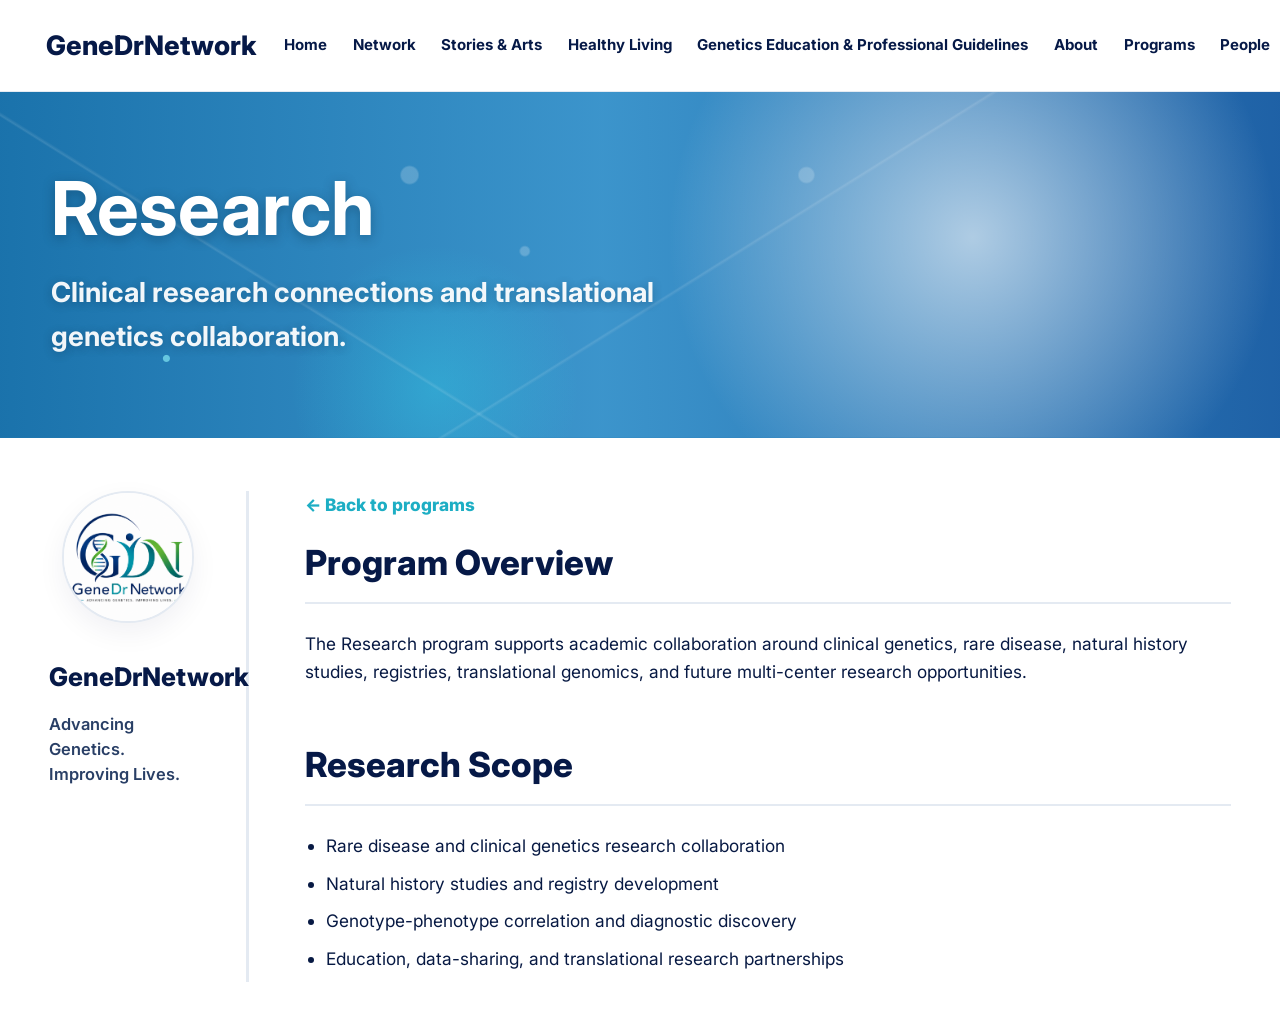
<file: programs/research.html>
<!doctype html>
<html lang="en">
  <head>
    <meta charset="utf-8" />
    <meta name="viewport" content="width=device-width, initial-scale=1" />
    <meta name="description" content="Research program at GeneDrNetwork." />
    <title>Research | GeneDrNetwork</title>
    <link rel="icon" type="image/png" href="../assets/genedrnetwork-logo.png" />
    <link rel="preconnect" href="https://fonts.googleapis.com" />
    <link rel="preconnect" href="https://fonts.gstatic.com" crossorigin />
    <link href="https://fonts.googleapis.com/css2?family=Inter:wght@400;500;600;700;800&display=swap" rel="stylesheet" />
    <link rel="stylesheet" href="../styles.css" />
  </head>
  <body class="program-page">
    <header class="site-header">
      <a class="site-title" href="../index.html">GeneDrNetwork</a>
      <nav class="site-nav" aria-label="Primary navigation">
        <a href="../index.html">Home</a>
        <a href="network-community.html">Network</a>
        <a href="genedrresearch.html">Stories &amp; Arts</a>
        <a href="clinical-genetics-network.html">Healthy Living</a>
        <a href="genetics-education.html">Genetics Education &amp; Professional Guidelines</a>
        <a href="../index.html#about">About</a>
        <a href="../index.html#programs">Programs</a>
        <a href="../index.html#people">People</a>
        <a href="mailto:info@genedrnetwork.org">Contact</a>
      </nav>
    </header>
    <main>
      <section class="hero-banner">
        <div class="hero-overlay">
          <h1>Research</h1>
          <p>Clinical research connections and translational genetics collaboration.</p>
        </div>
      </section>
      <div class="page-shell">
        <aside class="profile-sidebar">
          <img class="profile-logo" src="../assets/genedrnetwork-logo.png" alt="GeneDrNetwork logo" />
          <h2>GeneDrNetwork</h2>
          <p class="profile-affiliation">Advancing Genetics. Improving Lives.</p>
        </aside>
        <article class="main-content">
          <a class="back-link" href="../index.html#programs">← Back to programs</a>
          <section>
            <h2>Program Overview</h2>
            <p>
              The Research program supports academic collaboration around clinical genetics,
              rare disease, natural history studies, registries, translational genomics, and
              future multi-center research opportunities.
            </p>
          </section>
          <section>
            <h2>Research Scope</h2>
            <ul class="content-list">
              <li>Rare disease and clinical genetics research collaboration</li>
              <li>Natural history studies and registry development</li>
              <li>Genotype-phenotype correlation and diagnostic discovery</li>
              <li>Education, data-sharing, and translational research partnerships</li>
            </ul>
          </section>
        </article>
      </div>
    </main>
  </body>
</html>
</file>
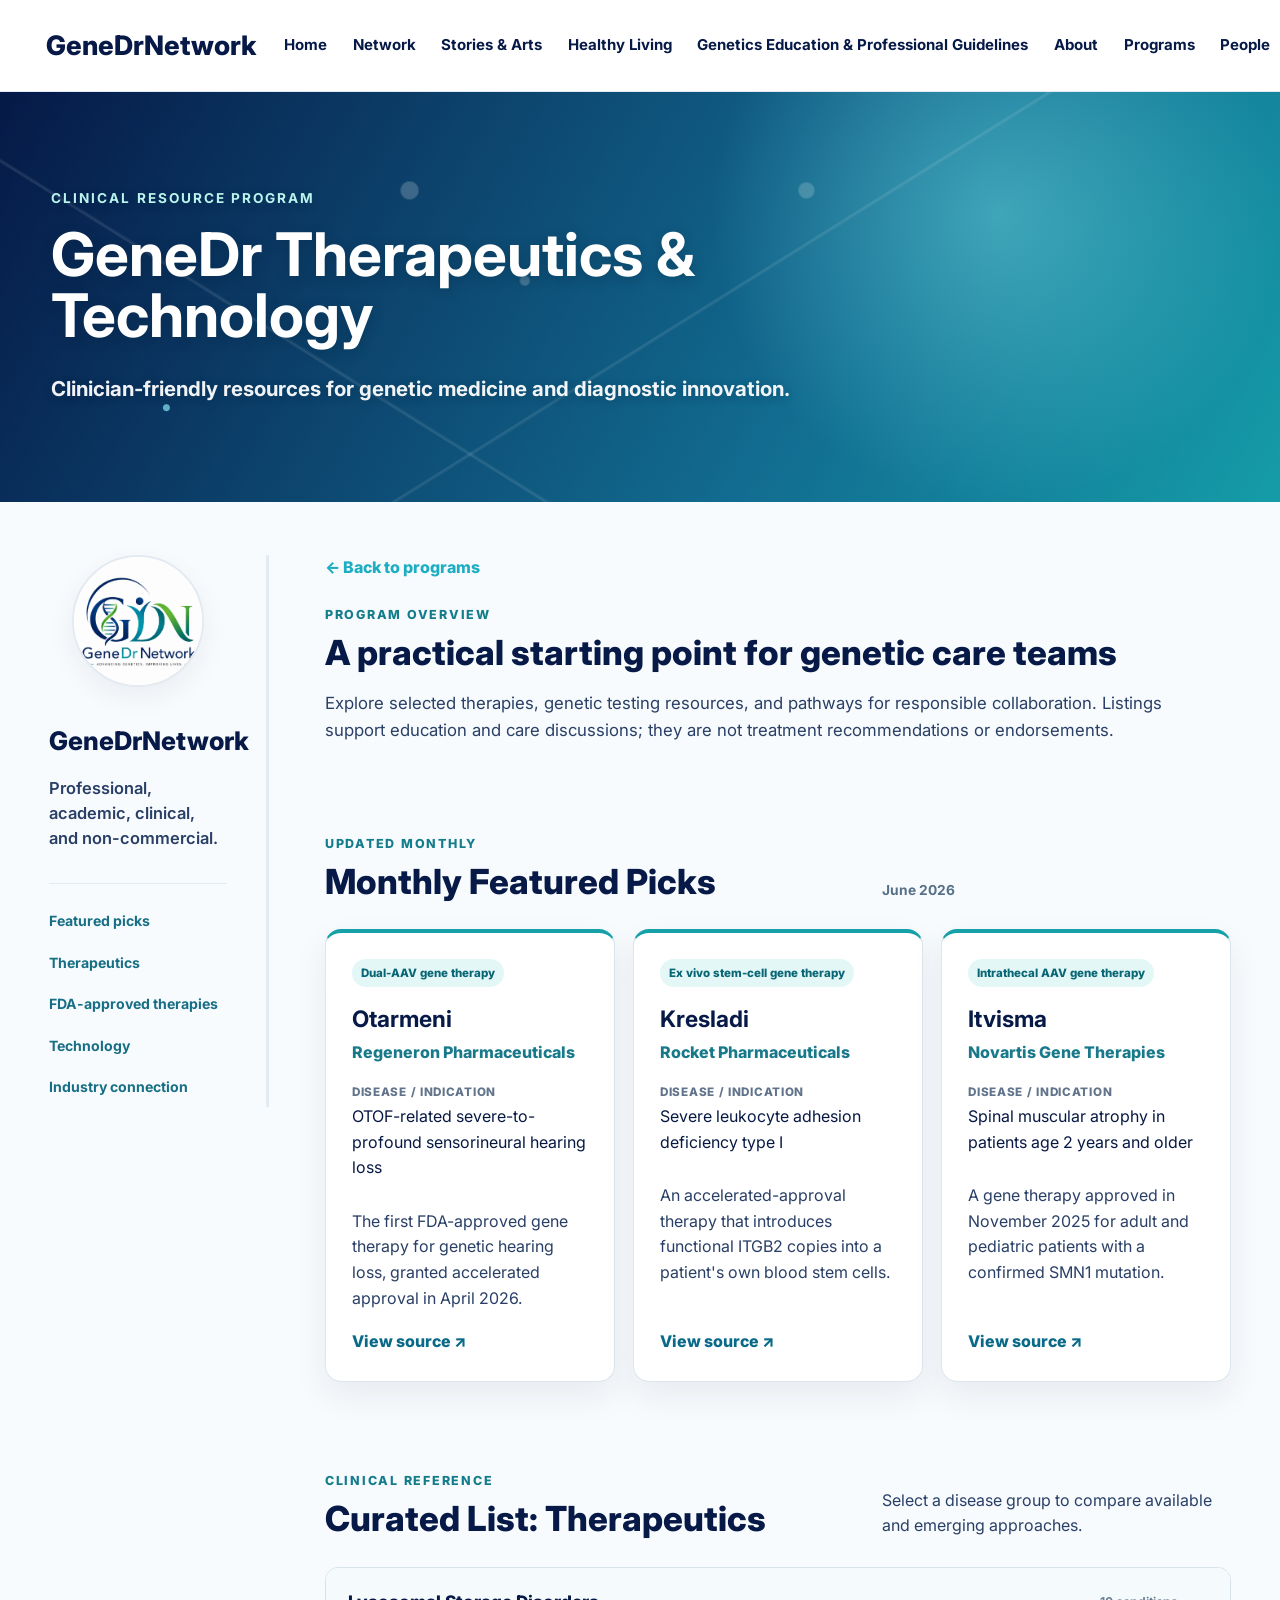
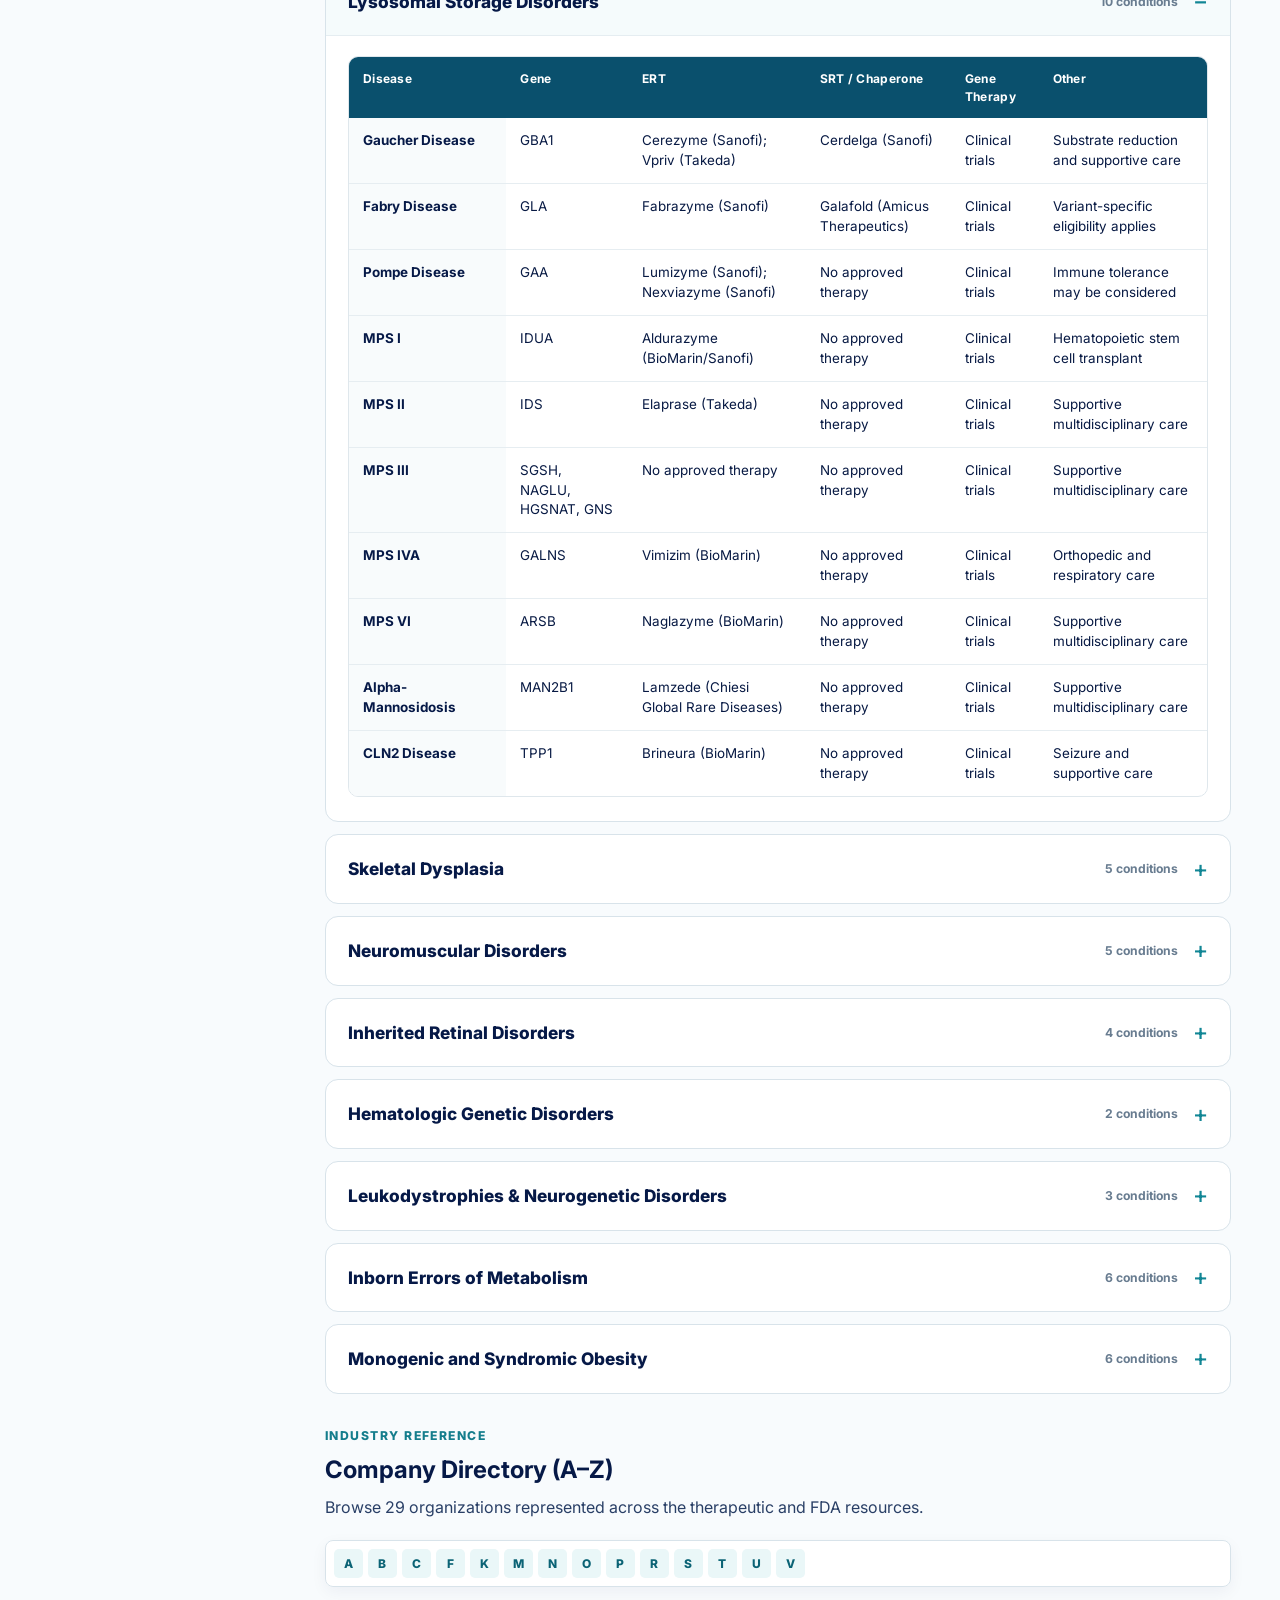
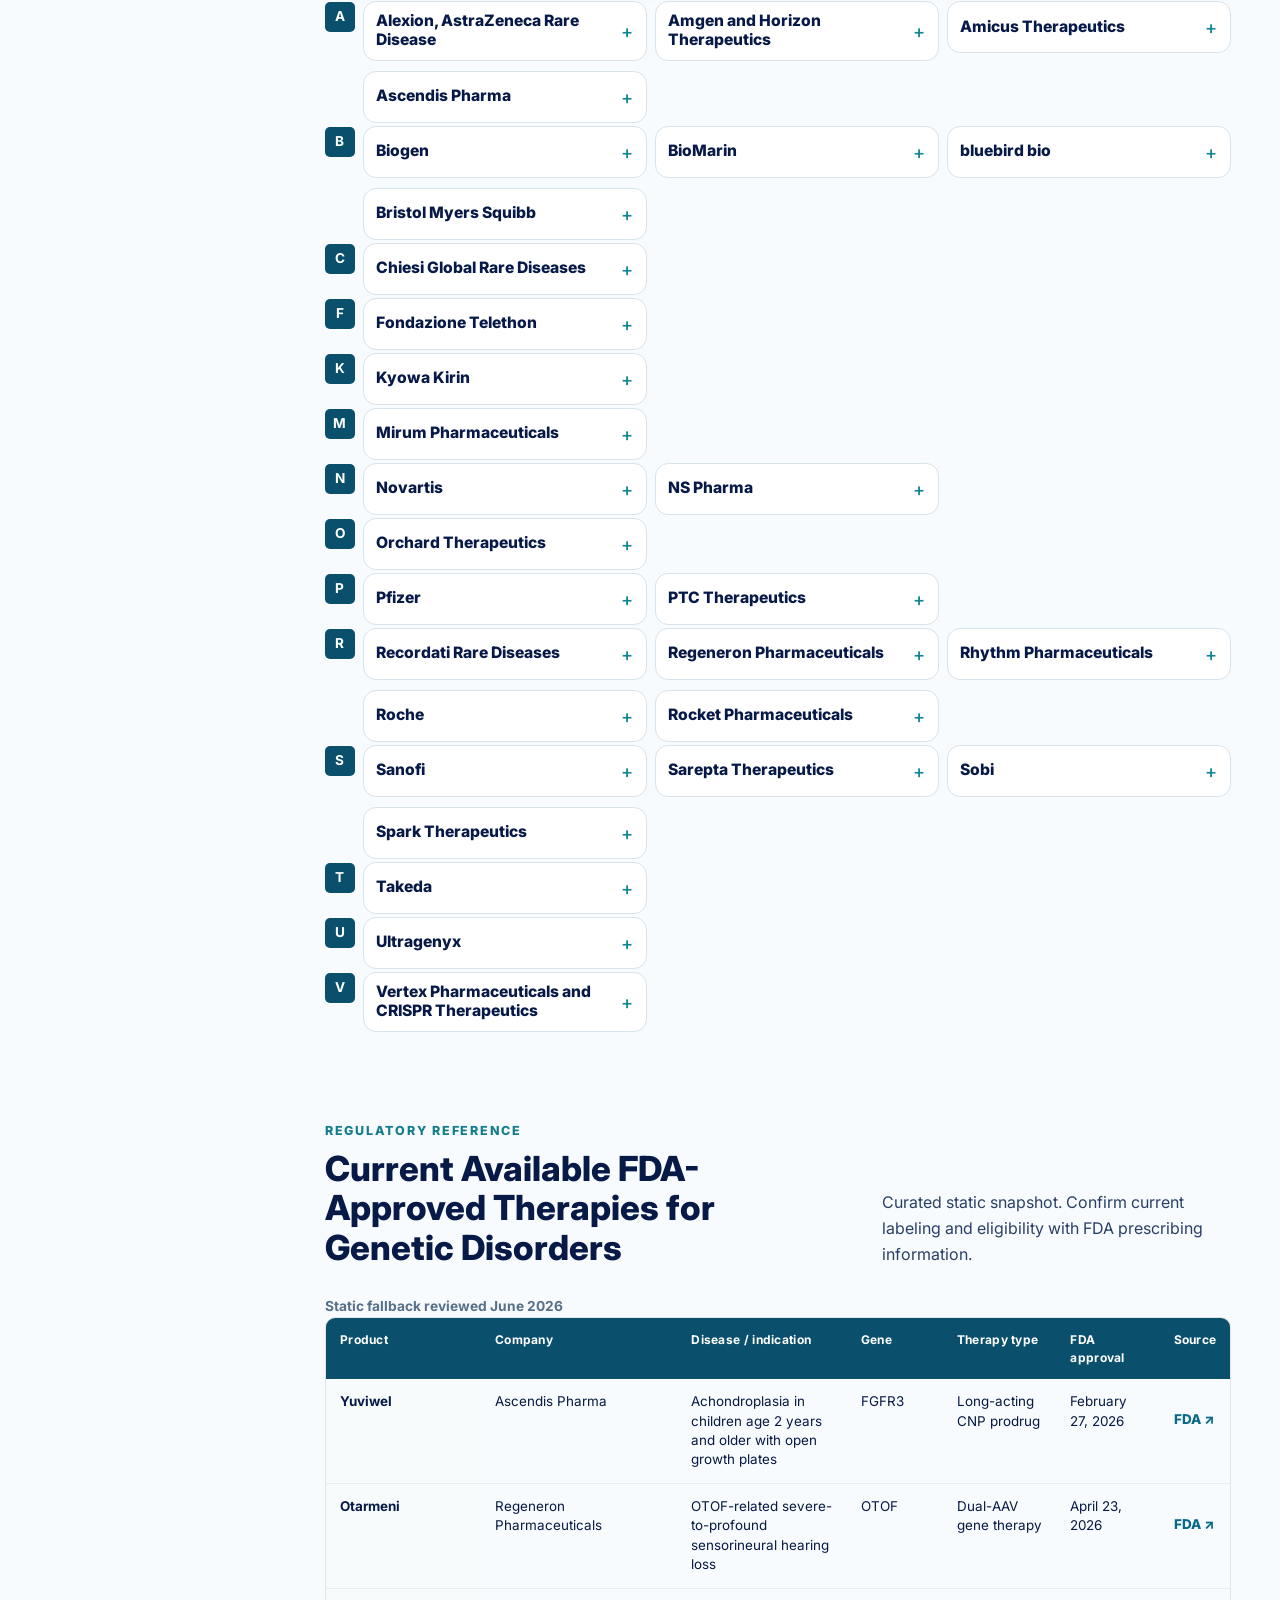
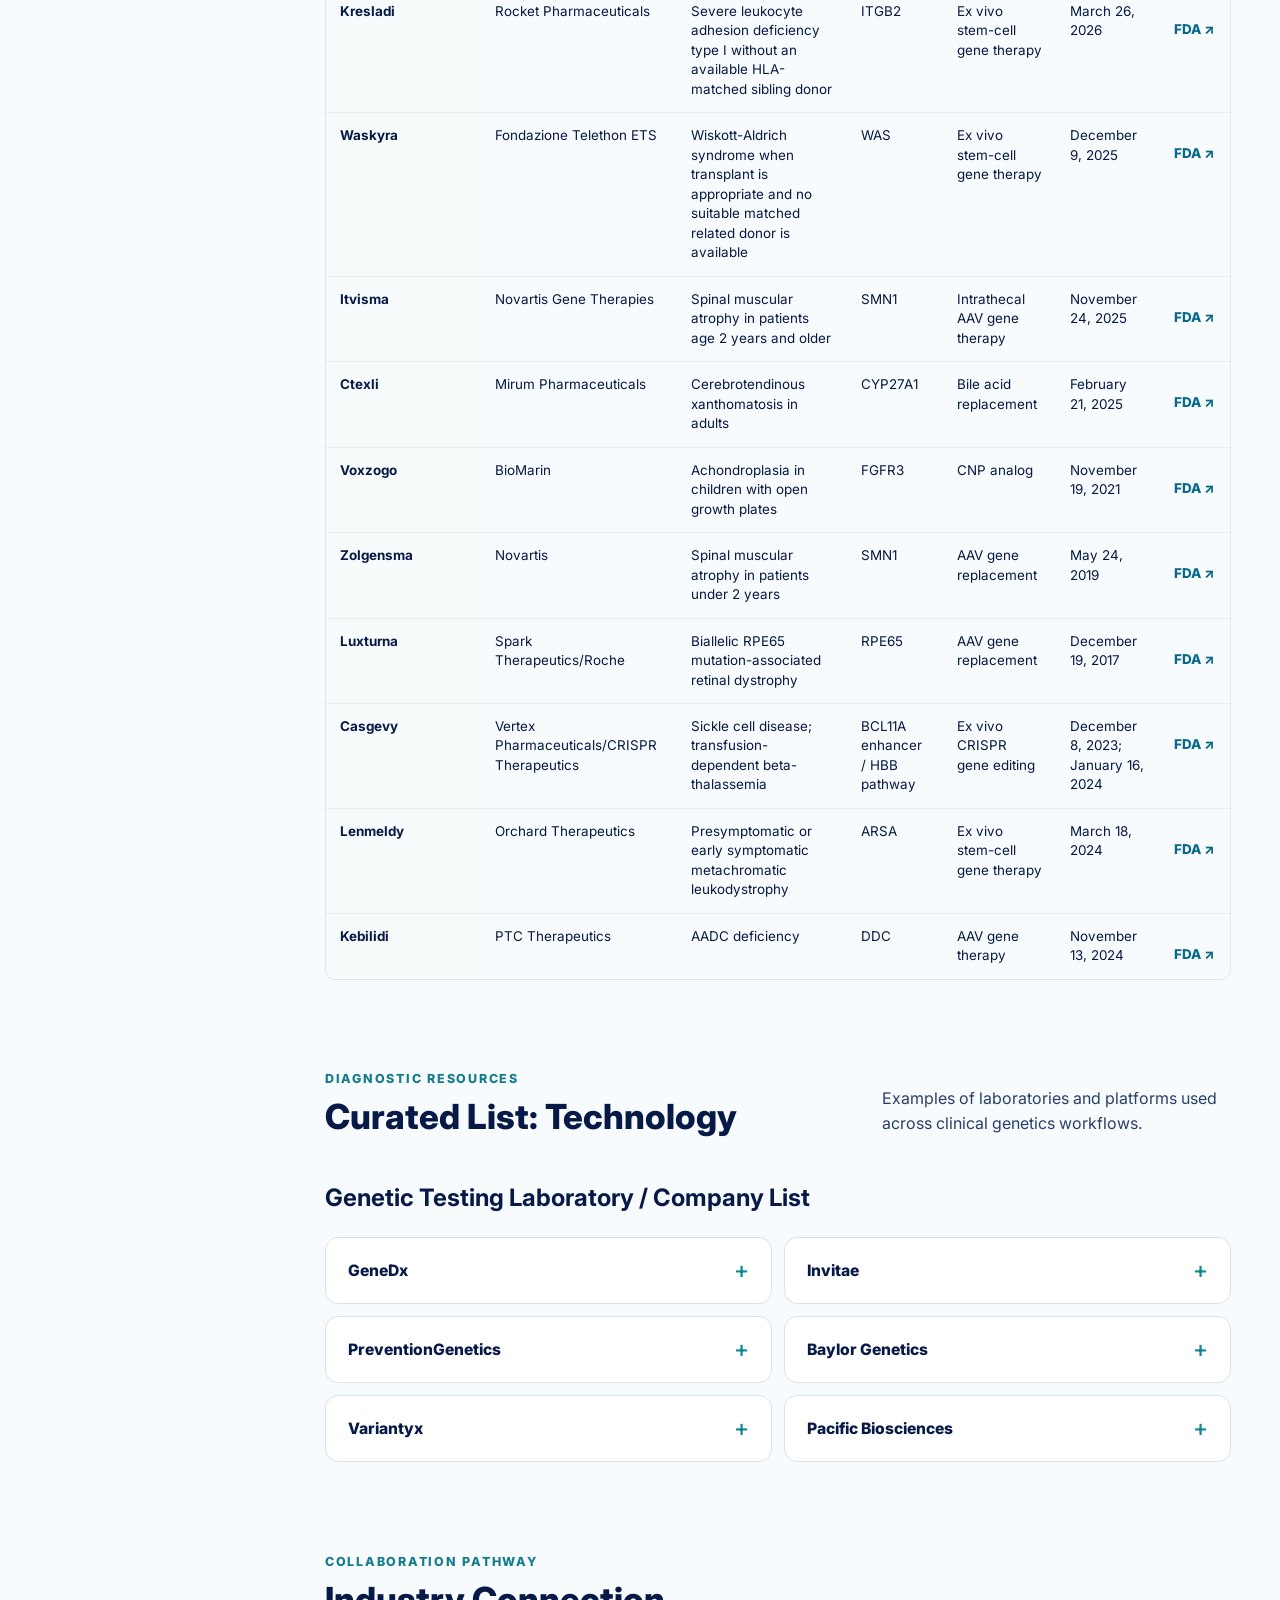
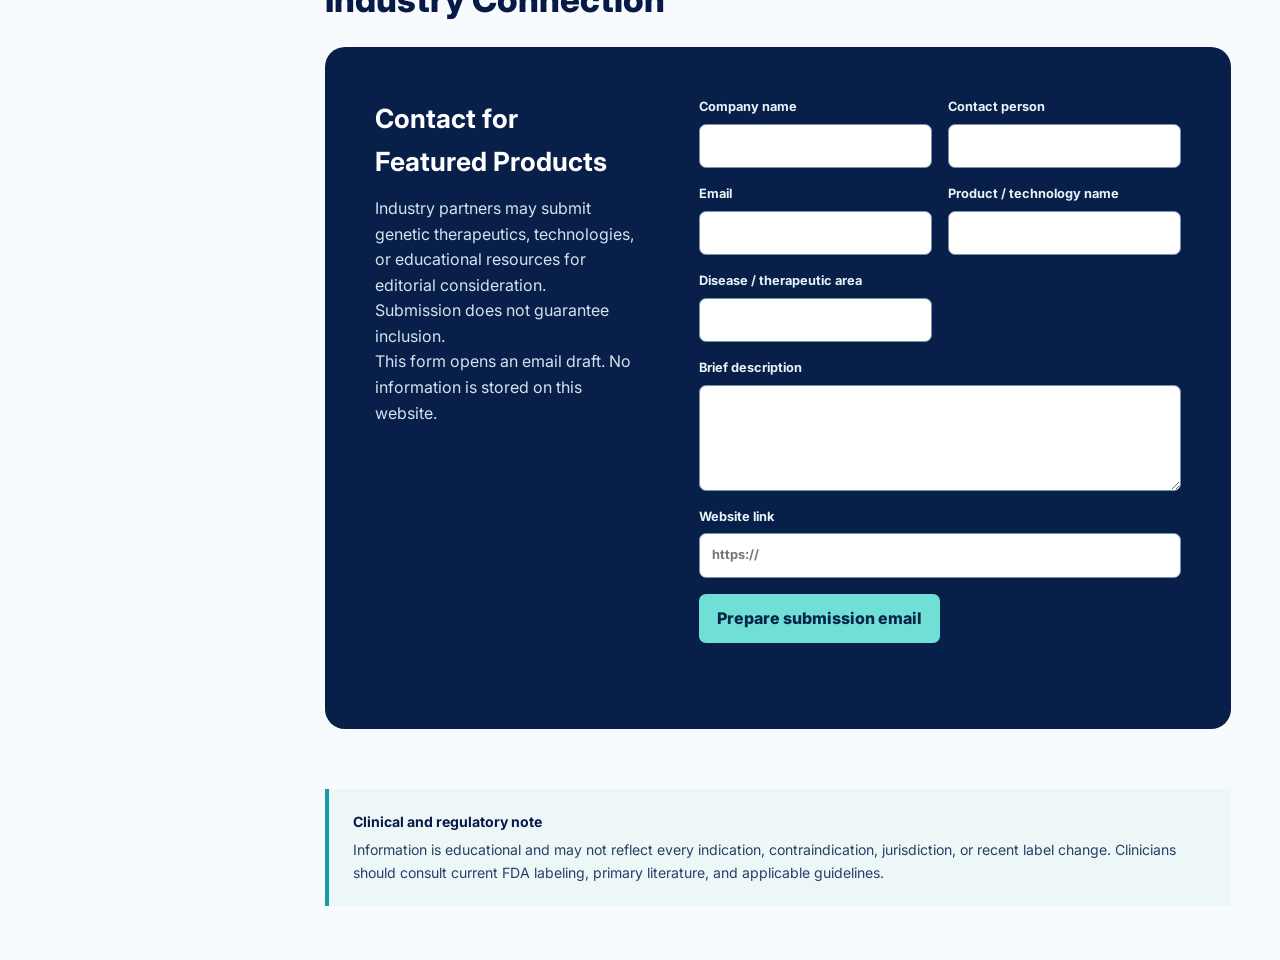
<file: programs/therapeutics-technology-updates.html>
<!doctype html>
<html lang="en">
  <head>
    <meta charset="utf-8" />
    <meta name="viewport" content="width=device-width, initial-scale=1" />
    <meta name="description" content="GeneDrNetwork resources for genetic therapeutics, testing technology, and responsible industry connection." />
    <title>GeneDr Therapeutics &amp; Technology | GeneDrNetwork</title>
    <link rel="icon" type="image/png" href="../assets/genedrnetwork-logo.png" />
    <link rel="preconnect" href="https://fonts.googleapis.com" />
    <link rel="preconnect" href="https://fonts.gstatic.com" crossorigin />
    <link href="https://fonts.googleapis.com/css2?family=Inter:wght@400;500;600;700;800&amp;display=swap" rel="stylesheet" />
    <link rel="stylesheet" href="../styles.css" />
    <link rel="stylesheet" href="../assets/therapeutics-technology.css?v=20260620-5" />
  </head>
  <body class="program-page therapeutics-page">
    <header class="site-header">
      <a class="site-title" href="../index.html">GeneDrNetwork</a>
      <nav class="site-nav" aria-label="Primary navigation">
        <a href="../index.html">Home</a>
        <a href="network-community.html">Network</a>
        <a href="genedrresearch.html">Stories &amp; Arts</a>
        <a href="clinical-genetics-network.html">Healthy Living</a>
        <a href="genetics-education.html">Genetics Education &amp; Professional Guidelines</a>
        <a href="../index.html#about">About</a><a href="../index.html#programs">Programs</a>
        <a href="../index.html#people">People</a><a href="mailto:info@genedrnetwork.org">Contact</a>
      </nav>
    </header>
    <main>
      <section class="hero-banner therapeutics-hero" aria-labelledby="page-title">
        <div class="hero-overlay">
          <p class="hero-kicker">Clinical Resource Program</p>
          <h1 id="page-title">GeneDr Therapeutics &amp; Technology</h1>
          <p>Clinician-friendly resources for genetic medicine and diagnostic innovation.</p>
        </div>
      </section>
      <div class="page-shell therapeutics-shell">
        <aside class="profile-sidebar">
          <img class="profile-logo" src="../assets/genedrnetwork-logo.png" alt="GeneDrNetwork logo" />
          <h2>GeneDrNetwork</h2>
          <p class="profile-affiliation">Professional, academic, clinical, and non-commercial.</p>
          <nav class="section-nav" aria-label="On this page">
            <a href="#featured">Featured picks</a><a href="#therapeutics">Therapeutics</a>
            <a href="#fda-therapies">FDA-approved therapies</a><a href="#technology">Technology</a>
            <a href="#industry">Industry connection</a>
          </nav>
        </aside>
        <article class="main-content therapeutics-content">
          <a class="back-link" href="../index.html#programs">&larr; Back to programs</a>
          <section class="program-intro">
            <p class="eyebrow">Program overview</p>
            <h2>A practical starting point for genetic care teams</h2>
            <p>Explore selected therapies, genetic testing resources, and pathways for responsible collaboration. Listings support education and care discussions; they are not treatment recommendations or endorsements.</p>
          </section>

          <section id="featured" class="resource-section featured-picks-section" aria-labelledby="featured-title">
            <div class="resource-heading"><div><p class="eyebrow">Updated monthly</p><h2 id="featured-title">Monthly Featured Picks</h2></div><p id="featured-period" class="update-label"></p></div>
            <div id="monthly-featured-picks" class="resource-card-grid" aria-live="polite"></div>
          </section>

          <section id="therapeutics" class="resource-section" aria-labelledby="therapeutics-title">
            <div class="resource-heading"><div><p class="eyebrow">Clinical reference</p><h2 id="therapeutics-title">Curated List: Therapeutics</h2></div><p>Select a disease group to compare available and emerging approaches.</p></div>
            <div id="therapeutics-categories" class="accordion-stack"></div>
            <section class="company-directory-section" aria-labelledby="company-directory-title">
              <div class="subsection-heading"><p class="eyebrow">Industry reference</p><h3 id="company-directory-title">Company Directory (A&ndash;Z)</h3><p>Browse 29 organizations represented across the therapeutic and FDA resources.</p></div>
              <nav id="company-directory-nav" class="directory-nav" aria-label="Company directory letters"></nav>
              <div id="company-list" class="company-directory"></div>
            </section>
          </section>

          <section id="fda-therapies" class="resource-section" aria-labelledby="fda-title">
            <div class="resource-heading"><div><p class="eyebrow">Regulatory reference</p><h2 id="fda-title">Current Available FDA-Approved Therapies for Genetic Disorders</h2></div><p>Curated static snapshot. Confirm current labeling and eligibility with FDA prescribing information.</p></div>
            <p id="fda-updated" class="update-label"></p>
            <div id="fda-approved-therapies" class="responsive-table"></div>
          </section>

          <section id="technology" class="resource-section" aria-labelledby="technology-title">
            <div class="resource-heading"><div><p class="eyebrow">Diagnostic resources</p><h2 id="technology-title">Curated List: Technology</h2></div><p>Examples of laboratories and platforms used across clinical genetics workflows.</p></div>
            <div class="subsection-heading"><h3>Genetic Testing Laboratory / Company List</h3></div>
            <div id="technology-labs" class="accordion-grid"></div>
          </section>

          <section id="industry" class="resource-section industry-section" aria-labelledby="industry-title">
            <div class="resource-heading"><div><p class="eyebrow">Collaboration pathway</p><h2 id="industry-title">Industry Connection</h2></div></div>
            <div class="contact-panel">
              <div><h3>Contact for Featured Products</h3><p>Industry partners may submit genetic therapeutics, technologies, or educational resources for editorial consideration. Submission does not guarantee inclusion.</p><p class="section-note">This form opens an email draft. No information is stored on this website.</p></div>
              <form id="industry-contact-form">
                <label>Company name<input name="company" required autocomplete="organization" /></label>
                <label>Contact person<input name="contact" required autocomplete="name" /></label>
                <label>Email<input name="email" type="email" required autocomplete="email" /></label>
                <label>Product / technology name<input name="product" required /></label>
                <label>Disease / therapeutic area<input name="area" required /></label>
                <label class="full-field">Brief description<textarea name="description" rows="4" required></textarea></label>
                <label class="full-field">Website link<input name="website" type="url" placeholder="https://" /></label>
                <button class="submit-button full-field" type="submit">Prepare submission email</button>
                <p id="form-status" class="form-status full-field" aria-live="polite"></p>
              </form>
            </div>
          </section>

          <footer class="clinical-disclaimer"><strong>Clinical and regulatory note</strong><p>Information is educational and may not reflect every indication, contraindication, jurisdiction, or recent label change. Clinicians should consult current FDA labeling, primary literature, and applicable guidelines.</p></footer>
        </article>
      </div>
    </main>
    <script src="../data/therapeutics-technology-data.js?v=20260620-3" defer></script>
    <script src="../assets/therapeutics-technology.js?v=20260620-3" defer></script>
  </body>
</html>
</file>
<file: styles.css>
:root {
  --ink: #071943;
  --muted: #293f66;
  --line: #e4eaf2;
  --teal: #1daec4;
  --navy: #061947;
  --blue: #2279e8;
  --green: #42b754;
  --purple: #7547d8;
  --sidebar: #f7fbfd;
  --soft-blue: #eaf7fb;
}

* {
  box-sizing: border-box;
}

html {
  scroll-behavior: smooth;
  scroll-padding-top: 96px;
}

body {
  margin: 0;
  color: var(--ink);
  background: #fff;
  font-family: "Inter", Arial, sans-serif;
  line-height: 1.6;
}

a {
  color: inherit;
  text-decoration: none;
}

.site-header {
  display: flex;
  align-items: center;
  justify-content: space-between;
  gap: 28px;
  min-height: 92px;
  padding: 0 clamp(24px, 3.6vw, 58px);
  background: #fff;
  border-bottom: 1px solid rgba(228, 234, 242, 0.95);
  box-shadow: 0 1px 10px rgba(6, 25, 71, 0.04);
}

.site-title {
  color: var(--navy);
  font-size: clamp(1.42rem, 2.1vw, 2.05rem);
  font-weight: 800;
  letter-spacing: 0;
}

.site-nav {
  display: flex;
  align-items: center;
  gap: clamp(14px, 2vw, 34px);
  color: var(--navy);
  font-size: clamp(0.94rem, 1.08vw, 1.18rem);
  font-weight: 700;
}

.site-nav a {
  white-space: nowrap;
}

.site-nav a:hover,
.site-nav a:focus-visible {
  color: var(--navy);
}

.search-icon {
  position: relative;
  display: inline-block;
  width: 28px;
  height: 28px;
  border: 4px solid var(--navy);
  border-radius: 50%;
}

.search-icon::after {
  position: absolute;
  right: -11px;
  bottom: -8px;
  width: 14px;
  height: 4px;
  border-radius: 999px;
  content: "";
  background: var(--navy);
  transform: rotate(45deg);
}

.hero-banner {
  position: relative;
  min-height: clamp(250px, 27vw, 390px);
  overflow: hidden;
  color: #fff;
  background:
    radial-gradient(circle at 76% 42%, rgba(255, 255, 255, 0.62), transparent 19rem),
    radial-gradient(circle at 34% 86%, rgba(50, 216, 236, 0.34), transparent 9rem),
    linear-gradient(90deg, rgba(26, 114, 171, 0.96) 0%, rgba(64, 153, 208, 0.84) 47%, rgba(30, 95, 165, 0.92) 100%),
    #267cb4;
  background-position: center;
  background-size: cover;
}

.hero-banner::before {
  position: absolute;
  inset: 0;
  content: "";
  background-image:
    radial-gradient(circle at 13% 77%, rgba(133, 234, 245, 0.72) 0 3px, transparent 4px),
    radial-gradient(circle at 32% 24%, rgba(255, 255, 255, 0.22) 0 8px, transparent 10px),
    radial-gradient(circle at 41% 46%, rgba(255, 255, 255, 0.24) 0 4px, transparent 6px),
    radial-gradient(circle at 63% 24%, rgba(255, 255, 255, 0.2) 0 7px, transparent 9px),
    linear-gradient(32deg, transparent 0 28%, rgba(255, 255, 255, 0.13) 28.2%, transparent 28.5% 100%),
    linear-gradient(148deg, transparent 0 54%, rgba(255, 255, 255, 0.12) 54.2%, transparent 54.5% 100%);
  opacity: 0.95;
}

#network-canvas {
  position: absolute;
  inset: 0;
  z-index: 0;
  width: 100%;
  height: 100%;
  opacity: 0.62;
}

.hero-dna {
  position: absolute;
  top: 53%;
  right: clamp(-118px, -3vw, -34px);
  z-index: 1;
  width: clamp(660px, 62vw, 1040px);
  transform: translateY(-50%) rotate(-2deg);
  filter:
    drop-shadow(0 24px 28px rgba(5, 40, 89, 0.28))
    drop-shadow(0 0 24px rgba(205, 246, 255, 0.28));
  -webkit-mask-image: linear-gradient(90deg, transparent 0%, rgba(0, 0, 0, 0.28) 5%, #000 16%);
  mask-image: linear-gradient(90deg, transparent 0%, rgba(0, 0, 0, 0.28) 5%, #000 16%);
  -webkit-mask-size: 100% 100%;
  mask-size: 100% 100%;
}

.hero-dna::before {
  position: absolute;
  inset: 0 auto 0 -1px;
  z-index: 1;
  width: 24%;
  content: "";
  pointer-events: none;
  background: linear-gradient(90deg, rgba(45, 134, 194, 0.45), rgba(45, 134, 194, 0));
}

.hero-dna svg {
  display: block;
  width: 100%;
}

.dna-strand {
  fill: none;
  stroke-width: 28;
  stroke-linecap: round;
  stroke-linejoin: round;
}

.dna-strand-shadow {
  stroke: rgba(7, 31, 80, 0.18);
  stroke-width: 34;
  transform: translateY(9px);
}

.dna-strand-left {
  stroke: url("#dnaLeft");
}

.dna-strand-right {
  stroke: url("#dnaRight");
}

.dna-strand-highlight {
  fill: none;
  stroke: url("#dnaHighlight");
  stroke-linecap: round;
  stroke-width: 6;
  opacity: 0.72;
}

.dna-rungs line {
  stroke-linecap: round;
  stroke-width: 15;
  filter: drop-shadow(0 5px 5px rgba(5, 40, 89, 0.28));
}

.dna-rungs line:nth-child(odd) {
  opacity: 0.94;
}

.rung-blue {
  stroke: url("#rungBlue");
}

.rung-pink {
  stroke: url("#rungPink");
}

.rung-green {
  stroke: url("#rungGreen");
}

.rung-yellow {
  stroke: url("#rungYellow");
}

.rung-purple {
  stroke: url("#rungPurple");
}

.dna-nodes circle {
  fill: rgba(232, 252, 255, 0.96);
  stroke: rgba(105, 210, 233, 0.88);
  stroke-width: 5;
  filter: drop-shadow(0 4px 5px rgba(5, 40, 89, 0.24));
}

.hero-overlay {
  position: relative;
  z-index: 2;
  display: grid;
  align-content: center;
  min-height: inherit;
  width: min(58%, 900px);
  padding: clamp(42px, 5.2vw, 82px) clamp(28px, 4vw, 74px);
}

.hero-banner h1 {
  margin: 0;
  color: #fff;
  font-size: clamp(3.2rem, 5.8vw, 6.2rem);
  line-height: 0.98;
  letter-spacing: 0;
  text-shadow: 0 3px 12px rgba(6, 38, 62, 0.34);
}

.hero-banner p {
  margin: clamp(18px, 2vw, 30px) 0 0;
  color: rgba(255, 255, 255, 0.94);
  font-size: clamp(1.45rem, 2.15vw, 2.4rem);
  font-weight: 700;
  text-shadow: 0 2px 10px rgba(6, 38, 62, 0.3);
}

.education-page .hero-banner {
  min-height: clamp(78px, 8vw, 112px);
}

.education-page .hero-overlay {
  padding-top: clamp(12px, 1.45vw, 20px);
  padding-bottom: clamp(12px, 1.45vw, 20px);
}

.education-page .hero-banner h1 {
  font-size: clamp(1.45rem, 2.45vw, 2.65rem);
  line-height: 1.04;
}

.education-page .hero-banner p {
  margin-top: clamp(4px, 0.55vw, 8px);
  font-size: clamp(0.78rem, 0.95vw, 1rem);
  line-height: 1.24;
}

.education-page .page-shell {
  padding-top: clamp(16px, 2vw, 26px);
}

.education-page .back-link {
  margin-bottom: 12px;
}

.education-page #education-overview h2 {
  font-size: clamp(1.65rem, 2.2vw, 2.35rem);
}

.education-page #education-overview > p:not(.eyebrow) {
  max-width: 860px;
  font-size: 0.98rem;
}

.education-page .education-paths {
  margin-top: 18px;
}

.page-shell {
  display: grid;
  grid-template-columns: minmax(220px, 300px) minmax(0, 1fr);
  gap: clamp(38px, 4.4vw, 74px);
  padding: clamp(36px, 4.2vw, 54px) clamp(28px, 3.8vw, 68px);
}

.profile-sidebar {
  padding: 0 clamp(24px, 3vw, 54px) 0 0;
  border-right: 3px solid var(--line);
  color: var(--muted);
}

.profile-logo {
  display: block;
  width: clamp(132px, 10vw, 172px);
  height: clamp(132px, 10vw, 172px);
  margin: 0 auto clamp(28px, 3vw, 42px);
  border: 2px solid var(--line);
  border-radius: 50%;
  object-fit: contain;
  background: #fff;
  box-shadow: 0 10px 28px rgba(6, 25, 71, 0.06);
}

.profile-sidebar h2 {
  margin: 0 0 20px;
  color: var(--navy);
  font-size: clamp(1.42rem, 2vw, 2.1rem);
  line-height: 1.18;
  font-weight: 800;
}

.profile-affiliation {
  margin: 0 0 4px;
  color: var(--muted);
  font-size: clamp(1.05rem, 1.2vw, 1.28rem);
  font-weight: 700;
}

.profile-sidebar p {
  margin: 0;
  color: var(--muted);
  font-size: clamp(1.03rem, 1.18vw, 1.22rem);
  font-weight: 600;
  line-height: 1.52;
}

.main-content {
  max-width: none;
  color: var(--ink);
  font-size: clamp(1.08rem, 1.35vw, 1.48rem);
}

.main-content section + section {
  margin-top: clamp(38px, 4.6vw, 66px);
}

.main-content section {
  scroll-margin-top: 96px;
}

.main-content h2 {
  margin: 0 0 26px;
  padding-bottom: 20px;
  border-bottom: 2px solid var(--line);
  color: var(--navy);
  font-size: clamp(2rem, 2.7vw, 3rem);
  line-height: 1.14;
  font-weight: 800;
}

.main-content p {
  margin: 0;
}

/* GeneDr Weekly */
#genedr-weekly { margin-right: max(-1 * clamp(12px, 1.8vw, 28px), -28px); }
.weekly-card { position: relative; display: grid; grid-template-columns: minmax(300px,.84fr) minmax(0,1.16fr); min-height: clamp(300px,22vw,350px); overflow: hidden; border: 1px solid #c8e1e8; border-radius: 24px; background: #fff; box-shadow: 0 18px 44px rgba(19,82,111,.11); }
.weekly-intro::after,.weekly-article-header::after { position: absolute; right: -52px; bottom: -64px; width: 245px; height: 245px; border-radius: 50%; content: ""; opacity: .2; background: url("data:image/svg+xml,%3Csvg xmlns='http://www.w3.org/2000/svg' viewBox='0 0 220 220'%3E%3Cg fill='none' stroke='%23ffffff' stroke-width='3'%3E%3Cpath d='M48 12c92 48 32 148 124 196M172 12C80 60 140 160 48 208'/%3E%3Cpath d='M66 29h88M53 55h114M48 83h124M53 111h114M48 139h124M58 167h104M74 193h72' stroke-width='2'/%3E%3C/g%3E%3C/svg%3E") center/contain no-repeat; pointer-events: none; }
.weekly-intro { position: relative; z-index: 1; padding: clamp(28px,3vw,44px); color: #fff; background: radial-gradient(circle at 8% 4%,rgba(138,218,235,.22),transparent 13rem),linear-gradient(145deg,#1767a2 0%,#167fa0 50%,#15958f 100%); }
.weekly-kicker,.weekly-overline { margin: 0 0 9px!important; color: #13838d; font-size: clamp(.72rem,.82vw,.88rem); font-weight: 800; letter-spacing: .12em; text-transform: uppercase; }
.weekly-wordmark { position: relative; z-index: 1; margin: 0!important; color: #093b63; white-space: nowrap; line-height: .88; }
.weekly-wordmark span { font-family: Georgia,"Times New Roman",serif; font-size: clamp(2.65rem,4.2vw,4.35rem); font-weight: 700; letter-spacing: -.055em; }
.weekly-wordmark em { margin-left: .08em; color: #14939d; font-family: Georgia,"Times New Roman",serif; font-size: clamp(2rem,3.3vw,3.45rem); font-weight: 500; letter-spacing: -.04em; }
.weekly-intro .weekly-wordmark span { font-size: clamp(2.5rem,3.3vw,3.55rem); }
.weekly-intro .weekly-wordmark em { font-size: clamp(1.9rem,2.6vw,2.8rem); }
.weekly-intro .weekly-wordmark,.weekly-article-header .weekly-wordmark { color: #fff; text-shadow: 0 2px 12px rgba(7,55,91,.18); }
.weekly-intro .weekly-wordmark em,.weekly-article-header .weekly-wordmark em { color: #d7fffb; }
.main-content .weekly-intro h2 { position: relative; z-index: 1; margin: 22px 0 0; padding: 0; border: 0; color: #fff; font-size: clamp(1.22rem,1.55vw,1.6rem); line-height: 1.24; }
.weekly-tagline { margin-top: 10px!important; color: #49697b; font-size: clamp(.9rem,.98vw,1rem); font-style: italic; font-weight: 500; line-height: 1.45; }
.weekly-meta { margin-top: 21px!important; color: #416477; font-size: clamp(.7rem,.76vw,.82rem); font-weight: 800; }
.weekly-meta span { padding: 0 4px; color: #15919b; }
.weekly-intro .weekly-tagline,.weekly-intro .weekly-meta { position: relative; z-index: 1; color: rgba(255,255,255,.9); }
.weekly-intro .weekly-meta span { color: #c8fffa; }
.weekly-article-header .weekly-category { border-color: rgba(255,255,255,.42); color: #fff; background: rgba(255,255,255,.14); box-shadow: inset 0 1px 0 rgba(255,255,255,.12); }
.weekly-category { display: inline-flex; width: fit-content; margin-top: 12px; padding: 6px 11px; border: 1px solid #b8e2df; border-radius: 999px; color: #087781; background: #ddf5f2; font-size: clamp(.67rem,.72vw,.76rem); font-weight: 800; letter-spacing: .04em; text-transform: uppercase; }
.weekly-story { position: relative; z-index: 1; padding: clamp(28px,3vw,44px); background: linear-gradient(135deg,#fff 0%,#fbfefe 100%); }
.weekly-overline { color: #168a94; }
.weekly-story>.weekly-category { margin: 0 0 12px; }
.weekly-story h3 { max-width: 780px; margin: 0; color: var(--navy); font-family: Georgia,"Times New Roman",serif; font-size: clamp(1.45rem,1.85vw,2rem); font-weight: 700; line-height: 1.18; letter-spacing: -.015em; }
.weekly-feature-subtitle { margin: 10px 0 0; color: #456477; font-size: clamp(.86rem,.94vw,1rem); font-style: italic; font-weight: 600; line-height: 1.5; }
.weekly-editor-credit { position: relative; z-index: 1; display: grid; gap: 2px; margin-top: 15px; font-size: .75rem; line-height: 1.35; }
.weekly-editor-credit span { color: #5a7182; font-size: .7rem; font-weight: 600; }
.weekly-editor-credit strong { color: #17345f; font-size: .78rem; font-weight: 800; }
.weekly-editor-credit-on-dark span { color: rgba(255,255,255,.78); }
.weekly-editor-credit-on-dark strong { color: #fff; }
.weekly-note-preview { position: relative; z-index: 1; margin-top: 14px; padding-top: 13px; border-top: 1px solid rgba(255,255,255,.25); }
.weekly-note-preview h3 { margin: 0; color: #fff; font-family: Georgia,"Times New Roman",serif; font-size: 1rem; }
.weekly-note-preview p { margin: 6px 0 0; color: rgba(255,255,255,.88); font-size: clamp(.72rem,.76vw,.8rem); line-height: 1.45; }
.weekly-note-preview a { display: inline-flex; margin-top: 7px; color: #d7fffb; font-size: .74rem; font-weight: 800; text-decoration: underline; text-decoration-thickness: 1px; text-underline-offset: 3px; }
.weekly-note-preview a:hover,.weekly-note-preview a:focus-visible { color: #fff; }
.weekly-scenario { margin-top: 18px; padding: 15px 18px; border: 1px solid #d6e8ec; border-left: 4px solid #25a9ad; border-radius: 12px; background: #f5fafb; }
.weekly-scenario strong { color: #0a7180; font-size: clamp(.72rem,.78vw,.82rem); letter-spacing: .09em; text-transform: uppercase; }
.weekly-scenario p { margin-top: 7px; color: var(--muted); font-size: clamp(.78rem,.86vw,.92rem); line-height: 1.48; }
.weekly-scenario .weekly-question { margin-top: 8px; color: var(--navy); font-weight: 800; }
.weekly-actions { display: flex; flex-wrap: wrap; gap: 10px; margin-top: 18px; }
.weekly-button { display: inline-flex; min-height: 40px; padding: 8px 15px; border: 2px solid #138b96; border-radius: 9px; align-items: center; font-size: clamp(.72rem,.78vw,.84rem); font-weight: 800; transition: transform 160ms ease,box-shadow 160ms ease; }
.weekly-button:hover,.weekly-button:focus-visible { transform: translateY(-2px); box-shadow: 0 8px 18px rgba(6,25,71,.14); }
.weekly-button-primary { color: #fff; background: #138b96; }
.weekly-button-secondary { color: #117b87; background: #fff; }
.weekly-page { background: linear-gradient(180deg,#f4fafc 0%,#f8fbfc 45%,#fff 100%); }
.weekly-page-shell { width: min(100% - 48px,1040px); margin: 0 auto; padding: clamp(36px,6vw,76px) 0 90px; }
.weekly-page-shell>.back-link,.weekly-article>.back-link { color: #0b7d89; }
.weekly-archive-header,.weekly-article-header { margin-bottom: 36px; padding: clamp(30px,5vw,58px); border-radius: 22px; color: #fff; background: radial-gradient(circle at 92% 14%,rgba(90,223,205,.3),transparent 16rem),linear-gradient(135deg,#071d50,#0c5c78); box-shadow: 0 18px 42px rgba(6,25,71,.16); }
.weekly-archive-header h1,.weekly-article-header h1 { margin: 0; color: #fff; font-size: clamp(2.1rem,4.6vw,4rem); line-height: 1.08; }
.weekly-archive-header>p:last-child { margin: 13px 0 0; color: #c8e0ea; }
.weekly-archive-filters { display: flex; flex-wrap: wrap; gap: 9px; margin: -12px 0 26px; }
.weekly-archive-filters button { min-height: 36px; padding: 7px 12px; border: 1px solid #b8d7de; border-radius: 999px; color: #167781; background: #fff; font: inherit; font-size: .75rem; font-weight: 800; cursor: pointer; transition: color 160ms ease,background 160ms ease,border-color 160ms ease; }
.weekly-archive-filters button:hover,.weekly-archive-filters button:focus-visible,.weekly-archive-filters button.is-active { border-color: #138b96; color: #fff; background: #138b96; }
.weekly-archive-empty { margin: 0; padding: 28px; border: 1px dashed #bcd6dd; border-radius: 14px; color: #526b7d; background: #fff; text-align: center; }
.weekly-archive-list { display: grid; gap: 20px; }
.monthly-archive-group+.monthly-archive-group { margin-top: 42px; padding-top: 34px; border-top: 2px solid #dce9ed; }
.monthly-archive-group>h2 { margin: 0 0 20px; color: #092f54; font-family: Georgia,"Times New Roman",serif; font-size: clamp(1.5rem,2.7vw,2.2rem); }
.weekly-archive-card { display: block; padding: clamp(25px,4vw,40px); border: 1px solid #d7e3ea; border-left: 5px solid #159ba5; border-radius: 16px; background: #fff; box-shadow: 0 12px 28px rgba(6,25,71,.07); transition: transform 160ms ease,box-shadow 160ms ease; }
.weekly-archive-card-legacy { border-left-color: #6f8798; }
.weekly-archive-card:hover,.weekly-archive-card:focus-visible { transform: translateY(-3px); box-shadow: 0 19px 38px rgba(6,25,71,.13); }
.weekly-archive-meta,.weekly-archive-footer,.weekly-article-meta { display: flex; flex-wrap: wrap; gap: 9px 20px; align-items: center; color: #5d7087; font-size: .78rem; font-weight: 800; text-transform: uppercase; }
.weekly-archive-card h2 { margin: 12px 0 8px; color: var(--navy); font-size: clamp(1.4rem,2.4vw,2rem); line-height: 1.2; }
.weekly-archive-card>p { margin: 0; color: var(--muted); }
.weekly-archive-footer { justify-content: space-between; margin-top: 22px; }
.weekly-archive-footer .weekly-category,.weekly-article-meta .weekly-category { margin: 0; }
.weekly-article { color: #243b53; font-size: 1.2rem; font-weight: 500; line-height: 1.7; }
.weekly-article-links { display: flex; justify-content: space-between; gap: 18px; margin-bottom: 18px; font-size: .85rem; font-weight: 800; }
.weekly-article-links .back-link { color: #0b7d89; }
.weekly-article-header { position: relative; overflow: hidden; margin-bottom: 26px; border: 1px solid rgba(20,119,150,.34); color: #fff; background: radial-gradient(circle at 90% 6%,rgba(145,226,225,.28),transparent 18rem),linear-gradient(135deg,#1d70aa 0%,#187f9e 52%,#18958e 100%); box-shadow: 0 18px 42px rgba(18,93,126,.16); }
.weekly-article-header::after { right: -25px; bottom: -72px; width: 300px; height: 300px; opacity: .18; }
.weekly-article-header .weekly-wordmark { margin-bottom: 24px!important; }
.weekly-article-deck { position: relative; z-index: 1; margin: 0; color: #fff; font-family: Georgia,"Times New Roman",serif; font-size: clamp(1.25rem,2.2vw,1.75rem); font-weight: 700; line-height: 1.25; }
.weekly-article-header .weekly-tagline { position: relative; z-index: 1; color: rgba(255,255,255,.9); }
.weekly-article-header h1 { position: relative; z-index: 1; max-width: 820px; margin: 30px 0 0; color: #fff; font-family: Georgia,"Times New Roman",serif; font-size: clamp(2rem,4.2vw,3.7rem); line-height: 1.08; letter-spacing: -.025em; }
.weekly-article-subtitle { position: relative; z-index: 1; max-width: 760px; margin: 16px 0 0; color: rgba(255,255,255,.88); font-size: clamp(.95rem,1.5vw,1.18rem); line-height: 1.5; }
.weekly-article-meta { position: relative; z-index: 1; margin-top: 22px; color: rgba(255,255,255,.92); text-transform: none; }
.weekly-article-meta b { padding: 0 5px; color: #c9fffb; }
.weekly-article-meta .weekly-category { margin: 0; }
.weekly-article-header .weekly-editor-credit { margin-top: 14px; }
.weekly-article-category { position: relative; z-index: 1; margin-top: 18px; }
.weekly-article section { position: relative; padding: clamp(27px,4vw,44px); border: 1px solid #d3e4e9; border-radius: 18px; background: linear-gradient(145deg,#fff,#f8fcfd); box-shadow: 0 10px 26px rgba(18,73,101,.065); }
.weekly-article section+section,.weekly-article aside+section { margin-top: 20px; }
.weekly-article section h2 { margin: 0 0 17px; color: #087d89; font-family: Georgia,"Times New Roman",serif; font-size: clamp(1.4rem,2.4vw,2rem); }
.weekly-article section h2::before { display: inline-block; width: .55em; height: .55em; margin-right: .48em; border: 2px solid #52b7b4; border-radius: 50%; content: ""; vertical-align: .08em; box-shadow: inset 0 0 0 3px #e8f7f5; }
.weekly-article section h3 { margin: 25px 0 10px; color: #17345f; font-family: Georgia,"Times New Roman",serif; font-size: 1.16em; line-height: 1.3; }
.weekly-article section h2+h3 { margin-top: 0; }
.weekly-article section p { margin: 0; color: #243b53; font-weight: 500; line-height: 1.7; }
.weekly-article section p+p { margin-top: 15px; }
.weekly-article section:first-of-type p:first-of-type,.weekly-article section:first-of-type em { color: #243b53; font-weight: 500; }
.weekly-article section:first-of-type p:last-child,.weekly-article section:first-of-type strong { color: #17345f; font-weight: 800; }
.weekly-article li { color: #243b53; font-weight: 500; line-height: 1.7; }
.weekly-article li+li { margin-top: 9px; }
.monthly-story-body { display: grid; gap: 20px; }
.monthly-story-body .monthly-story-section { margin: 0; }
.monthly-story-body .monthly-story-opening { border-left: 5px solid #159ba5; }
.monthly-story-body section:first-of-type p:last-child { color: #243b53; font-weight: 500; }
.monthly-story-body section p br { content: ""; display: block; margin-top: .55em; }
.weekly-editors-note { scroll-margin-top: 24px; padding: clamp(27px,4vw,44px); border: 1px solid #bcdedd; border-left: 5px solid #159ba5; border-radius: 18px; background: linear-gradient(145deg,#f2fbfa,#fff); box-shadow: 0 10px 26px rgba(18,73,101,.065); }
.weekly-editors-note h2 { margin: 0 0 17px; color: #087d89; font-family: Georgia,"Times New Roman",serif; font-size: clamp(1.4rem,2.4vw,2rem); }
.weekly-editors-note p { margin: 0; color: #243b53; font-weight: 500; line-height: 1.7; }
.weekly-editors-note p+p { margin-top: 15px; }
.weekly-editors-note .weekly-editor-note-closing { color: #17345f; font-weight: 700; }
.weekly-disclaimer { margin: 34px 0 0; padding: 20px 24px; border: 1px solid #d8e7eb; border-radius: 12px; color: #243b53; background: #edf6f7; font-size: 1.02rem; font-weight: 500; line-height: 1.7; }
.weekly-share-actions { display: flex; flex-wrap: wrap; gap: 10px; align-items: center; margin: 0 0 20px; padding: 15px 18px; border: 1px solid #d3e4e9; border-radius: 14px; background: #fff; box-shadow: 0 8px 20px rgba(18,73,101,.05); }
.weekly-share-actions button { font-family: inherit; cursor: pointer; }
.weekly-share-status { color: #087781; font-size: .8rem; font-weight: 800; }
.weekly-print-footer { display: none; }

@media (max-width: 820px) { .weekly-card { grid-template-columns: 1fr; } #genedr-weekly { margin-right: 0; } }
@media (max-width: 560px) { .weekly-wordmark span { font-size: clamp(2rem,10.5vw,2.65rem); } .weekly-wordmark em { font-size: clamp(1.5rem,7.8vw,2rem); } .weekly-intro .weekly-wordmark span { font-size: clamp(2rem,10.5vw,2.65rem); } .weekly-intro .weekly-wordmark em { font-size: clamp(1.5rem,7.8vw,2rem); } .weekly-page-shell { width: calc(100vw - 28px); max-width: 1040px; padding-top: 28px; } .weekly-article { width: 100%; min-width: 0; max-width: calc(100vw - 28px); } .weekly-article-header { width: 100%; min-width: 0; max-width: calc(100vw - 28px); padding: 30px; } .weekly-article-header h1 { overflow-wrap: anywhere; } .weekly-article-meta>span:first-child { flex: 0 0 100%; } .weekly-actions,.weekly-share-actions { flex-direction: column; align-items: stretch; } .weekly-button { justify-content: center; } .weekly-article-links { width: 100%; max-width: calc(100vw - 28px); font-size: .76rem; } .weekly-page .site-header { min-height: 76px; padding: 0 18px; } .weekly-page .site-nav { gap: 14px; font-size: .8rem; } }

@media print {
  @page {
    size: Letter;
    margin: .68in .62in .78in;
    @bottom-center { content: "Page " counter(page); color: #587082; font: 9pt Arial,sans-serif; }
  }
  html,body { color: #183853!important; background: #fff!important; font: 10.5pt/1.55 Georgia,"Times New Roman",serif; print-color-adjust: exact; -webkit-print-color-adjust: exact; }
  .weekly-printing .site-header,.weekly-printing .manager-header,.weekly-printing .weekly-article-links,.weekly-printing .weekly-share-actions { display: none!important; }
  .weekly-print-article .weekly-page-shell { width: auto; margin: 0; padding: 0; }
  .weekly-print-manager .manager-shell>*,.weekly-print-manager .manager-preview>.manager-panel-heading { display: none!important; }
  .weekly-print-manager .manager-shell,.weekly-print-manager .manager-preview,.weekly-print-manager #manager-preview-content { display: block!important; width: auto; margin: 0; padding: 0; border: 0; box-shadow: none; }
  .weekly-printing .weekly-article { max-width: none!important; color: #183853; font-size: 10.5pt; }
  .weekly-printing .weekly-article-header { margin: 0 0 20pt; padding: 20pt 22pt; border: 1pt solid #74b9c2; border-top: 8pt solid #168b98; border-radius: 10pt; color: #123e61; background: #fff!important; box-shadow: none; }
  .weekly-printing .weekly-article-header::after { opacity: .08; }
  .weekly-printing .weekly-article-header .weekly-wordmark { color: #1767a2; text-shadow: none; }
  .weekly-printing .weekly-article-header .weekly-wordmark em { color: #168f98; }
  .weekly-printing .weekly-article-deck,.weekly-printing .weekly-article-header h1 { color: #123e61; }
  .weekly-printing .weekly-article-header .weekly-tagline,.weekly-printing .weekly-article-subtitle,.weekly-printing .weekly-article-meta { color: #49697b; }
  .weekly-printing .weekly-article-header .weekly-category { border-color: #80c7c8; color: #087781; background: #e8f7f5; }
  .weekly-printing .weekly-article section,.weekly-printing .weekly-editors-note { margin-top: 12pt!important; padding: 15pt 17pt; border: .7pt solid #c9dde3; border-radius: 8pt; background: #fff!important; box-shadow: none; }
  .weekly-printing .weekly-article section h2 { color: #087d89; break-after: avoid; }
  .weekly-printing .weekly-article p,.weekly-printing .weekly-article li { orphans: 3; widows: 3; }
  .weekly-printing .weekly-article li,.weekly-printing .weekly-disclaimer { break-inside: avoid; }
  .weekly-printing .weekly-print-footer { display: flex; justify-content: space-between; gap: 18pt; margin-top: 20pt; padding-top: 8pt; border-top: .7pt solid #8dbfc6; color: #587082; font: 8.5pt Arial,sans-serif; }
}

.program-grid {
  display: grid;
  grid-template-columns: repeat(3, minmax(0, 1fr));
  gap: clamp(18px, 2.2vw, 34px);
}

.program-card {
  position: relative;
  display: flex;
  flex-direction: column;
  min-height: clamp(260px, 20vw, 320px);
  padding: clamp(24px, 2vw, 34px);
  border: 1px solid #dbe9ef;
  border-top: 4px solid var(--blue);
  border-radius: 10px;
  background: #fff;
  box-shadow: 0 14px 34px rgba(6, 25, 71, 0.08);
  transition:
    border-color 160ms ease,
    box-shadow 160ms ease,
    background 160ms ease,
    transform 160ms ease;
}

.program-label {
  display: block;
  margin-bottom: 14px;
  color: #0e65d8;
  font-size: clamp(0.82rem, 0.92vw, 1rem);
  font-weight: 800;
  letter-spacing: 0;
  text-transform: uppercase;
}

.program-icon {
  position: absolute;
  right: clamp(18px, 1.8vw, 30px);
  bottom: clamp(20px, 1.8vw, 30px);
  display: inline-grid;
  place-items: center;
  width: clamp(58px, 5vw, 84px);
  height: clamp(58px, 5vw, 84px);
  color: var(--blue);
  opacity: 0.78;
}

.program-icon svg {
  width: 100%;
  height: 100%;
  fill: none;
  stroke: currentColor;
  stroke-linecap: round;
  stroke-linejoin: round;
  stroke-width: 1.55;
}

.program-card strong {
  display: block;
  color: var(--navy);
  font-size: clamp(1.22rem, 1.5vw, 1.7rem);
  line-height: 1.2;
  font-weight: 800;
}

.program-card p {
  max-width: 78%;
  margin-top: 12px;
  color: var(--muted);
  font-size: clamp(0.98rem, 1.05vw, 1.18rem);
  line-height: 1.55;
}

.learn-more {
  display: inline-flex;
  align-items: center;
  width: max-content;
  margin-top: auto;
  padding-top: 24px;
  color: #0e65d8;
  font-size: clamp(0.98rem, 1.05vw, 1.18rem);
  font-weight: 800;
}

.learn-more::after {
  margin-left: 8px;
  content: "→";
  transition: transform 160ms ease;
}

.program-card:hover,
.program-card:focus-visible {
  border-color: #c8d8e3;
  border-top-color: currentColor;
  background: #fff;
  box-shadow: 0 22px 42px rgba(6, 25, 71, 0.14);
  transform: translateY(-3px);
}

.program-card-cgn {
  color: var(--blue);
}

.program-card-rare {
  color: #dc4f83;
  border-top-color: #dc4f83;
}

.program-card-rare .program-icon {
  color: #dc4f83;
}

.program-card-education {
  color: #0f9f8f;
  border-top-color: #0f9f8f;
}

.program-card-education .program-icon {
  color: #0f9f8f;
}

.program-card-technology {
  color: #d89418;
  border-top-color: #d89418;
}

.program-card-technology .program-icon {
  color: #d89418;
}

.program-card-research {
  color: var(--purple);
  border-top-color: var(--purple);
}

.program-card-research .program-icon {
  color: var(--purple);
}

.program-card-news {
  color: var(--green);
  border-top-color: var(--green);
}

.program-card-news .program-icon {
  color: var(--green);
}

.program-card-rare .program-label,
.program-card-education .program-label,
.program-card-technology .program-label,
.program-card-research .program-label,
.program-card-news .program-label {
  color: #0e65d8;
}

.program-card:hover .learn-more::after,
.program-card:focus-visible .learn-more::after {
  transform: translateX(3px);
}

.program-page .page-shell {
  grid-template-columns: 200px minmax(0, 980px);
}

.back-link {
  display: inline-flex;
  margin-bottom: 24px;
  color: var(--teal);
  font-weight: 800;
}

.content-list {
  margin: 0;
  padding-left: 1.3rem;
}

.content-list li {
  margin-bottom: 10px;
}

.guideline-card-grid {
  display: grid;
  grid-template-columns: repeat(3, minmax(0, 1fr));
  gap: clamp(18px, 2.2vw, 28px);
}

.guideline-card {
  display: flex;
  min-height: 330px;
  padding: clamp(24px, 2.3vw, 34px);
  border: 1px solid color-mix(in srgb, currentColor 18%, white);
  border-top: 5px solid currentColor;
  border-radius: 12px;
  flex-direction: column;
  color: #1769bc;
  background: linear-gradient(145deg, #fff 0%, color-mix(in srgb, currentColor 8%, white) 100%);
  box-shadow: 0 14px 34px rgba(6, 25, 71, 0.08);
  transition: border-color 160ms ease, box-shadow 160ms ease, transform 160ms ease;
}

.guideline-card:hover,
.guideline-card:focus-within {
  border-color: color-mix(in srgb, currentColor 34%, white);
  box-shadow: 0 22px 42px rgba(6, 25, 71, 0.14);
  transform: translateY(-3px);
}

.guideline-card-rare {
  color: #704cc2;
}

.guideline-card-iem {
  color: #0f8b72;
}

.guideline-card-icon {
  display: inline-grid;
  place-items: center;
  width: 58px;
  height: 58px;
  margin-bottom: 22px;
  border-radius: 14px;
  color: #fff;
  background: currentColor;
}

.guideline-card-icon svg {
  width: 32px;
  height: 32px;
  fill: none;
  stroke: currentColor;
  stroke-linecap: round;
  stroke-linejoin: round;
  stroke-width: 1.7;
  color: #fff;
}

.guideline-card h3 {
  margin: 0;
  color: var(--navy);
  font-size: clamp(1.18rem, 1.35vw, 1.48rem);
  line-height: 1.25;
}

.guideline-card p {
  margin-top: 14px;
  color: var(--muted);
  font-size: clamp(0.98rem, 1.02vw, 1.08rem);
  line-height: 1.58;
}

.education-content {
  width: 100%;
  max-width: 1180px;
}

.education-content .eyebrow {
  margin-bottom: 8px;
}

.section-intro {
  max-width: 900px;
  color: var(--muted);
}

.education-paths {
  display: grid;
  grid-template-columns: repeat(3, minmax(0, 1fr));
  gap: clamp(18px, 2.4vw, 30px);
  margin-top: 38px;
}

.education-path {
  position: relative;
  display: flex;
  min-height: clamp(300px, 27vw, 390px);
  padding: clamp(28px, 3.2vw, 46px);
  overflow: hidden;
  border: 1px solid rgba(7, 25, 67, 0.08);
  border-radius: 22px;
  flex-direction: column;
  color: #fff;
  box-shadow: 0 20px 46px rgba(6, 25, 71, 0.15);
  transition: border-color 160ms ease, box-shadow 160ms ease, transform 160ms ease;
}

.education-path::after {
  position: absolute;
  right: -58px;
  bottom: -82px;
  width: 210px;
  height: 210px;
  border: 34px solid rgba(255, 255, 255, 0.09);
  border-radius: 50%;
  content: "";
}

.education-path-patient { background: linear-gradient(145deg, #087f87, #16a797); }
.education-path-clinician { background: linear-gradient(145deg, #165ca9, #2787d2); }
.education-path-trainee { background: linear-gradient(145deg, #5639a5, #8259d4); }

.education-path:hover,
.education-path:focus-visible {
  border-color: rgba(255, 255, 255, 0.5);
  box-shadow: 0 26px 56px rgba(6, 25, 71, 0.22);
  transform: translateY(-5px);
}

.education-path > span {
  color: rgba(255, 255, 255, 0.72);
  font-size: 0.82rem;
  font-weight: 800;
  letter-spacing: 0.14em;
  text-transform: uppercase;
}

.education-path strong {
  max-width: 260px;
  margin-top: 34px;
  color: #fff;
  font-size: clamp(1.55rem, 2.15vw, 2.25rem);
  line-height: 1.13;
}

.education-path small {
  max-width: 290px;
  margin-top: 16px;
  color: rgba(255, 255, 255, 0.82);
  font-size: clamp(0.9rem, 1vw, 1.02rem);
  line-height: 1.55;
}

.education-path b {
  z-index: 1;
  margin-top: auto;
  padding-top: 24px;
  color: #fff;
  font-size: 0.93rem;
}

.coming-soon-panel h3 {
  margin: 0 0 12px;
  color: var(--navy);
  font-size: clamp(1.18rem, 1.35vw, 1.48rem);
  line-height: 1.3;
}

.education-accordion {
  margin-top: 28px;
  overflow: hidden;
  border: 1px solid #dbe4ed;
  border-radius: 14px;
  background: #fff;
  box-shadow: 0 10px 28px rgba(6, 25, 71, 0.06);
}

.education-accordion details + details { border-top: 1px solid #e5ebf1; }

.education-accordion summary {
  position: relative;
  display: flex;
  min-height: 58px;
  padding: 15px 58px 15px 20px;
  align-items: center;
  color: var(--navy);
  cursor: pointer;
  font-size: clamp(0.95rem, 1.08vw, 1.08rem);
  font-weight: 750;
  line-height: 1.4;
  list-style: none;
  transition: color 150ms ease, background 150ms ease;
}

.education-accordion summary::-webkit-details-marker { display: none; }

.education-accordion summary::after {
  position: absolute;
  right: 21px;
  display: grid;
  place-items: center;
  width: 25px;
  height: 25px;
  border-radius: 50%;
  color: #117d86;
  background: #e7f5f5;
  content: "+";
  font-size: 1.15rem;
  font-weight: 700;
  line-height: 1;
}

.education-accordion details[open] summary::after { content: "−"; }
.education-accordion summary:hover { background: #f8fbfc; }
.education-accordion summary:focus-visible { z-index: 1; outline: 3px solid rgba(29, 174, 196, 0.3); outline-offset: -3px; }
.education-accordion details[open] summary { color: #0c7580; background: #f5fbfb; }

.education-accordion-clinician summary::after { color: #1769bc; background: #eaf2fc; }
.education-accordion-clinician details[open] summary { color: #165fa9; background: #f5f8fd; }
.education-accordion-trainee summary::after { color: #6844b8; background: #f0ebfa; }
.education-accordion-trainee details[open] summary { color: #6040a6; background: #f9f7fc; }

.education-card-grid {
  display: grid;
  grid-template-columns: repeat(3, minmax(0, 1fr));
  gap: clamp(18px, 2.2vw, 28px);
  margin-top: 28px;
  align-items: stretch;
}

.education-resource-card {
  position: relative;
  display: flex;
  min-height: 235px;
  padding: clamp(22px, 2vw, 30px);
  border: 1px solid #dbe4ed;
  border-top: 5px solid currentColor;
  border-radius: 12px;
  flex-direction: column;
  color: #1769bc;
  background: linear-gradient(145deg, #fff 0%, #f5f9fe 100%);
  box-shadow: 0 14px 34px rgba(6, 25, 71, 0.08);
  transition: border-color 160ms ease, box-shadow 160ms ease, transform 160ms ease;
}

.education-resource-card:hover,
.education-resource-card:focus-visible {
  border-color: color-mix(in srgb, currentColor 34%, white);
  box-shadow: 0 22px 42px rgba(6, 25, 71, 0.14);
  transform: translateY(-3px);
}

.education-resource-card:focus-visible {
  outline: 3px solid rgba(29, 174, 196, 0.32);
  outline-offset: 4px;
}

.education-resource-card h3 {
  margin: 0;
  color: var(--navy);
  font-size: clamp(1.16rem, 1.25vw, 1.42rem);
  line-height: 1.25;
}

.education-resource-card p {
  margin-top: 14px;
  color: var(--muted);
  font-size: 0.95rem;
  line-height: 1.58;
}

.resource-card-action {
  display: inline-flex;
  width: fit-content;
  margin-top: auto;
  padding-top: 22px;
  color: currentColor;
  font-size: 0.9rem;
  font-weight: 800;
}

.resource-card-action::after {
  margin-left: 8px;
  content: "\2192";
  transition: transform 160ms ease;
}

.education-resource-card:hover .resource-card-action::after,
.education-resource-card:focus-visible .resource-card-action::after {
  transform: translateX(3px);
}

.education-resource-card-guide {
  color: #0f8b72;
  background: linear-gradient(145deg, #fff 0%, #f2fbf8 100%);
}

.education-resource-card-guidelines {
  color: #704cc2;
  background: linear-gradient(145deg, #fff 0%, #f8f5fd 100%);
}

.clinician-resource-panel {
  scroll-margin-top: 104px;
  margin-top: clamp(26px, 3.2vw, 42px);
  padding: clamp(24px, 2.8vw, 36px);
  border: 1px solid #dbe4ed;
  border-radius: 14px;
  background: #fff;
  box-shadow: 0 12px 30px rgba(6, 25, 71, 0.06);
}

.main-content .clinician-resource-panel + .clinician-resource-panel {
  margin-top: 22px;
}

.clinician-resource-panel:target {
  border-color: rgba(29, 174, 196, 0.58);
  box-shadow: 0 18px 42px rgba(6, 25, 71, 0.12);
}

.clinician-resource-panel h3 {
  margin: 0;
  color: var(--navy);
  font-size: clamp(1.32rem, 1.65vw, 1.85rem);
  line-height: 1.22;
}

.clinician-link-list {
  display: grid;
  gap: 12px;
  margin-top: 22px;
}

.clinician-link-list a {
  display: flex;
  min-height: 58px;
  padding: 15px 18px;
  border: 1px solid #dbe4ed;
  border-radius: 10px;
  align-items: center;
  justify-content: space-between;
  color: #1769bc;
  background: #f8fbfd;
  font-size: 0.98rem;
  font-weight: 800;
  line-height: 1.35;
  transition: border-color 160ms ease, background 160ms ease, transform 160ms ease;
}

.clinician-link-list a::after {
  flex: 0 0 auto;
  margin-left: 14px;
  content: "\2197";
}

.clinician-link-list a:hover,
.clinician-link-list a:focus-visible {
  border-color: #b8d6ee;
  background: #fff;
  transform: translateY(-2px);
}

.clinician-link-list a:focus-visible {
  outline: 3px solid rgba(29, 174, 196, 0.28);
  outline-offset: 2px;
}

.clinician-resource-panel-soon {
  background: #f8f5fd;
}

.accordion-answer {
  padding: 2px 58px 20px 20px;
  border-top: 1px solid #edf1f4;
  background: #fcfdfd;
}

.accordion-answer p {
  max-width: 850px;
  margin: 14px 0 12px;
  color: var(--muted);
  font-size: 0.93rem;
  line-height: 1.65;
}

.accordion-answer ul {
  max-width: 850px;
  margin: 8px 0 14px;
  padding-left: 1.25rem;
  color: var(--muted);
  font-size: 0.93rem;
  line-height: 1.65;
}

.youtube-embed {
  position: relative;
  width: min(100%, 850px);
  margin: 14px 0;
  overflow: hidden;
  border-radius: 10px;
  background: #071943;
  box-shadow: 0 6px 18px rgba(6, 25, 71, 0.14);
  aspect-ratio: 16 / 9;
}

.youtube-embed iframe {
  position: absolute;
  inset: 0;
  width: 100%;
  height: 100%;
  border: 0;
}

.answer-subsection {
  max-width: 850px;
  padding: 14px 0 2px;
}

.answer-subsection + .answer-subsection {
  border-top: 1px solid #e7edf2;
}

.answer-subsection h3,
.answer-subsection h4 {
  margin: 0;
  color: var(--navy);
  font-size: 0.92rem;
  line-height: 1.4;
}

.answer-subsection p {
  margin-top: 5px;
}

.video-link,
.video-coming-soon {
  display: inline-flex;
  width: fit-content;
  align-items: center;
  color: #117986;
  font-size: 0.8rem;
  font-weight: 800;
}

.video-links {
  display: flex;
  flex-wrap: wrap;
  gap: 8px;
}

.video-link { padding: 7px 11px; border-radius: 7px; color: #fff; background: #117986; }
.video-coming-soon { color: #68788d; }

.coming-soon-panel {
  display: grid;
  grid-template-columns: minmax(0, 1fr) minmax(280px, 0.9fr);
  gap: 32px;
  margin-top: 24px;
  padding: clamp(26px, 3vw, 40px);
  border-radius: 16px;
  background: var(--soft-blue);
}

.coming-soon-panel p { color: var(--muted); font-size: 1rem; }
.coming-soon-panel ul { margin: 0; padding-left: 1.2rem; color: var(--navy); font-size: 0.98rem; font-weight: 700; }
.coming-soon-panel li + li { margin-top: 8px; }

.status-pill {
  display: inline-block;
  margin-bottom: 12px;
  padding: 4px 10px;
  border-radius: 999px;
  color: #126f7c;
  background: #d5f1f4;
  font-size: 0.72rem;
  font-weight: 800;
  letter-spacing: 0.08em;
  text-transform: uppercase;
}

.audience-tags { display: flex; flex-wrap: wrap; gap: 10px; margin-top: 22px; }
.audience-tags span { padding: 7px 12px; border: 1px solid #ded6f2; border-radius: 999px; color: #6542ba; background: #f7f4fc; font-size: 0.82rem; font-weight: 800; }

.section-note {
  color: var(--muted);
  font-size: 1rem;
}

.culture-page {
  --culture-coral: #ee6b73;
  --culture-gold: #e9a82f;
  --culture-mint: #20a58d;
  --culture-violet: #7757d9;
  background: #fcfbff;
}

.culture-hero {
  min-height: clamp(390px, 40vw, 560px);
  background:
    radial-gradient(circle at 82% 20%, rgba(255, 214, 130, 0.7), transparent 18rem),
    radial-gradient(circle at 68% 90%, rgba(233, 109, 168, 0.47), transparent 22rem),
    linear-gradient(120deg, #07366d 0%, #176d93 48%, #703e91 100%);
}

.culture-hero::before {
  background-image:
    radial-gradient(circle at 77% 34%, rgba(255, 255, 255, 0.85) 0 3px, transparent 4px),
    radial-gradient(circle at 89% 62%, rgba(255, 255, 255, 0.55) 0 5px, transparent 6px),
    radial-gradient(circle at 61% 73%, rgba(255, 255, 255, 0.5) 0 4px, transparent 5px),
    linear-gradient(30deg, transparent 0 65%, rgba(255, 255, 255, 0.12) 65.2%, transparent 65.5% 100%);
}

.culture-hero .hero-overlay {
  width: min(77%, 1100px);
}

.culture-hero h1 {
  max-width: 1050px;
  font-size: clamp(3rem, 5.4vw, 5.7rem);
  line-height: 1.02;
}

.culture-hero p {
  font-size: clamp(1.2rem, 1.8vw, 1.9rem);
}

.hero-kicker {
  margin-bottom: 18px;
  color: #fff4c9;
  font-size: clamp(0.82rem, 1vw, 1.05rem);
  font-weight: 800;
  letter-spacing: 0.14em;
  text-transform: uppercase;
}

.culture-orbit {
  position: absolute;
  z-index: 1;
  border: 2px solid rgba(255, 255, 255, 0.24);
  border-radius: 50%;
  pointer-events: none;
}

.culture-orbit-one {
  top: 12%;
  right: 6%;
  width: clamp(190px, 24vw, 390px);
  aspect-ratio: 1;
}

.culture-orbit-two {
  right: 17%;
  bottom: -40%;
  width: clamp(260px, 34vw, 540px);
  aspect-ratio: 1;
}

.culture-shell {
  width: min(1320px, calc(100% - 48px));
  margin: 0 auto;
  padding: clamp(42px, 6vw, 88px) 0 clamp(70px, 8vw, 120px);
}

.culture-shell > section + section {
  margin-top: clamp(72px, 9vw, 126px);
}

.culture-intro {
  max-width: 950px;
}

.culture-intro h2,
.section-heading h2 {
  margin: 0;
  color: var(--navy);
  font-size: clamp(2rem, 3.3vw, 3.6rem);
  line-height: 1.12;
}

.culture-intro > p:not(.eyebrow) {
  margin-top: 22px;
  color: var(--muted);
  font-size: clamp(1.08rem, 1.4vw, 1.36rem);
}

.culture-intro .welcome-copy {
  color: var(--ink);
  font-size: clamp(1.3rem, 1.8vw, 1.7rem);
  font-weight: 700;
}

.eyebrow {
  margin: 0 0 10px;
  color: #157e91;
  font-size: 0.88rem;
  font-weight: 800;
  letter-spacing: 0.14em;
  text-transform: uppercase;
}

.section-heading {
  display: grid;
  grid-template-columns: minmax(0, 1.15fr) minmax(280px, 0.85fr);
  gap: clamp(28px, 5vw, 80px);
  align-items: end;
  margin-bottom: clamp(30px, 4vw, 52px);
}

.section-heading > p {
  margin: 0;
  color: var(--muted);
  font-size: clamp(1rem, 1.2vw, 1.2rem);
}

.culture-grid,
.featured-grid {
  display: grid;
  grid-template-columns: repeat(2, minmax(0, 1fr));
  gap: clamp(18px, 2.5vw, 34px);
}

.culture-card {
  width: 100%;
  text-align: left;
  font: inherit;
  cursor: pointer;
  position: relative;
  min-height: 350px;
  padding: clamp(28px, 3.2vw, 48px);
  overflow: hidden;
  border: 1px solid rgba(7, 25, 67, 0.09);
  border-radius: 24px;
  background: #fff;
  box-shadow: 0 18px 50px rgba(7, 25, 67, 0.08);
  transition: transform 180ms ease, border-color 180ms ease, box-shadow 180ms ease;
}

.culture-card:hover,
.culture-card:focus-visible,
.culture-card.is-active {
  border-color: currentColor;
  box-shadow: 0 22px 56px rgba(7, 25, 67, 0.14);
  transform: translateY(-4px);
}

.culture-card::after {
  position: absolute;
  right: -55px;
  bottom: -70px;
  width: 190px;
  height: 190px;
  border-radius: 50%;
  content: "";
  background: currentColor;
  opacity: 0.09;
}

.culture-card-movies { color: var(--culture-coral); }
.culture-card-stories { color: var(--culture-violet); }
.culture-card-music { color: var(--culture-mint); }
.culture-card-arts { color: var(--culture-gold); }

.culture-card-number {
  position: absolute;
  top: 24px;
  right: 30px;
  color: currentColor;
  font-size: 0.9rem;
  font-weight: 800;
}

.culture-card-icon {
  display: grid;
  place-items: center;
  width: 58px;
  height: 58px;
  margin-bottom: 28px;
  border-radius: 18px;
  color: #fff;
  background: currentColor;
  font-size: 1.5rem;
  font-weight: 800;
  box-shadow: 0 10px 24px color-mix(in srgb, currentColor 30%, transparent);
}

.culture-card-label,
.featured-card-label {
  margin: 0 0 8px;
  color: currentColor;
  font-size: 0.83rem;
  font-weight: 800;
  letter-spacing: 0.11em;
  text-transform: uppercase;
}

.culture-card h3,
.featured-card h3 {
  margin: 0;
  color: var(--navy);
  font-size: clamp(1.45rem, 2vw, 2.05rem);
  line-height: 1.16;
}

.culture-card > p:not(.culture-card-label) {
  max-width: 90%;
  margin: 18px 0 0;
  color: var(--muted);
  font-size: clamp(1rem, 1.08vw, 1.15rem);
}

.culture-card-action {
  display: block;
  margin-top: 22px;
  color: currentColor;
  font-weight: 800;
}

.culture-library {
  scroll-margin-top: 24px;
  margin-top: clamp(34px, 5vw, 64px);
  padding-top: clamp(30px, 4vw, 52px);
  border-top: 1px solid rgba(7, 25, 67, 0.12);
  outline: none;
}

.library-heading {
  display: grid;
  grid-template-columns: minmax(0, 1fr) minmax(280px, 0.8fr);
  gap: clamp(24px, 5vw, 70px);
  align-items: end;
  margin-bottom: 30px;
}

.library-heading h2 {
  margin: 0;
  color: var(--navy);
  font-size: clamp(1.9rem, 3vw, 3rem);
}

.library-heading > p { margin: 0; color: var(--muted); }

.library-grid {
  display: grid;
  grid-template-columns: repeat(2, minmax(0, 1fr));
  gap: 20px;
}

.library-card {
  display: flex;
  flex-direction: column;
  padding: clamp(24px, 2.8vw, 36px);
  border: 1px solid rgba(7, 25, 67, 0.09);
  border-top: 4px solid currentColor;
  border-radius: 18px;
  color: var(--culture-coral);
  background: #fff;
}

.library-card-story { color: var(--culture-violet); }
.library-card-music { color: var(--culture-mint); }
.library-card-art { color: #b77708; }

.library-card h3 { margin: 16px 0 10px; color: var(--navy); font-size: 1.35rem; }
.library-card p { color: var(--muted); }
.library-relevance { flex-grow: 1; }
.library-relevance strong { color: var(--ink); }
.library-card a { width: fit-content; margin-top: 10px; color: #116e91; font-weight: 800; }
.library-card a::after { margin-left: 8px; content: "\2197"; }

.library-meta { display: flex; flex-wrap: wrap; gap: 10px; align-items: center; color: #65758d; font-size: 0.82rem; }
.culture-tag { display: inline-block; width: fit-content; padding: 5px 9px; border-radius: 999px; color: currentColor; background: color-mix(in srgb, currentColor 10%, white); font-size: 0.74rem; font-weight: 800; }

.featured-section {
  padding: clamp(34px, 5vw, 68px);
  border-radius: 30px;
  background: #081f4a;
  box-shadow: 0 30px 70px rgba(7, 25, 67, 0.16);
}

.featured-heading h2,
.featured-heading > p {
  color: #fff;
}

.featured-heading .eyebrow {
  color: #79d8df;
}

.featured-period {
  margin: 0 0 22px;
  color: #b9dfe8;
  font-size: 0.9rem;
  font-weight: 800;
  letter-spacing: 0.1em;
  text-transform: uppercase;
}

.featured-card {
  display: flex;
  flex-direction: column;
  min-height: 310px;
  padding: clamp(24px, 2.8vw, 38px);
  border-radius: 19px;
  color: var(--culture-coral);
  background: #fff;
}

.featured-card-story { color: var(--culture-violet); }
.featured-card-music { color: var(--culture-mint); }
.featured-card-art { color: #b77708; }

.featured-description {
  margin: 18px 0 22px;
  color: var(--muted);
}

.featured-card .culture-tag { margin: 12px 0 16px; }
.featured-reason { margin: 0 0 22px; color: #34445d; font-size: 0.92rem; }

.featured-card a {
  width: fit-content;
  margin-top: auto;
  color: #116e91;
  font-weight: 800;
}

.featured-card a::after {
  margin-left: 8px;
  content: "\2197";
}

.featured-card a:hover,
.featured-card a:focus-visible {
  text-decoration: underline;
  text-underline-offset: 4px;
}

.featured-updated {
  margin: 18px 0 0;
  color: #65758d;
  font-size: 0.82rem;
}

.featured-status {
  padding: 24px;
  border-radius: 14px;
  color: #fff;
  background: rgba(255, 255, 255, 0.1);
}

@media (max-width: 820px) {
  .site-header {
    align-items: flex-start;
    flex-direction: column;
    gap: 14px;
    min-height: 0;
    padding-top: 18px;
    padding-bottom: 18px;
  }

  .site-nav {
    width: 100%;
    gap: 26px;
    overflow-x: auto;
    font-size: 1rem;
  }

  .search-icon {
    flex: 0 0 auto;
    width: 22px;
    height: 22px;
    border-width: 3px;
  }

  .hero-banner {
    min-height: 245px;
  }

  .hero-overlay {
    width: 72%;
    padding: 44px 24px;
  }

  .hero-banner h1 {
    font-size: clamp(2.6rem, 7.4vw, 4rem);
  }

  .hero-banner p {
    font-size: clamp(1.15rem, 3.2vw, 1.7rem);
  }

  .education-page .hero-banner {
    min-height: 96px;
  }

  .education-page .hero-overlay {
    padding-top: 16px;
    padding-bottom: 16px;
  }

  .education-page .hero-banner h1 {
    font-size: clamp(1.5rem, 4.4vw, 2.2rem);
  }

  .education-page .hero-banner p {
    margin-top: 5px;
    font-size: clamp(0.78rem, 1.85vw, 0.94rem);
  }

  .education-page .page-shell {
    gap: 24px;
    padding-top: 20px;
  }

  .education-page .profile-sidebar {
    padding-bottom: 20px;
  }

  .education-page .education-paths {
    margin-top: 16px;
  }

  .hero-dna {
    right: -220px;
    width: 700px;
  }

  .page-shell {
    grid-template-columns: 1fr;
    gap: 34px;
  }

  .program-grid {
    grid-template-columns: repeat(2, minmax(0, 1fr));
  }

  .guideline-card-grid {
    grid-template-columns: 1fr;
  }

  .profile-sidebar {
    display: grid;
    grid-template-columns: 120px minmax(0, 1fr);
    gap: 22px;
    align-items: center;
    padding: 0 0 30px;
    border-right: 0;
    border-bottom: 3px solid var(--line);
  }

  .profile-logo {
    width: 120px;
    height: 120px;
    margin-bottom: 0;
  }

  .profile-sidebar h2,
  .profile-affiliation,
  .profile-sidebar p {
    grid-column: 2;
  }

  .profile-sidebar h2 {
    align-self: end;
  }

  .culture-hero .hero-overlay {
    width: 88%;
  }

  .section-heading {
    grid-template-columns: 1fr;
    align-items: start;
  }

  .education-paths,
  .education-card-grid,
  .coming-soon-panel {
    grid-template-columns: 1fr;
  }
}

@media (max-width: 560px) {
  .site-title {
    font-size: 1.55rem;
  }

  .hero-banner {
    min-height: 230px;
  }

  .hero-overlay {
    width: 100%;
    padding: 38px 98px 38px 20px;
  }

  .hero-dna {
    right: -270px;
    width: 560px;
    opacity: 0.88;
  }

  .hero-banner h1 {
    font-size: clamp(1.95rem, 8.4vw, 2.6rem);
    overflow-wrap: anywhere;
  }

  .hero-banner p {
    font-size: 1.08rem;
    line-height: 1.35;
  }

  .education-page .hero-banner {
    min-height: 92px;
  }

  .education-page .hero-overlay {
    padding: 14px 68px 14px 18px;
  }

  .education-page .hero-banner h1 {
    font-size: clamp(1.22rem, 5.6vw, 1.65rem);
  }

  .education-page .hero-banner p {
    margin-top: 4px;
    font-size: 0.76rem;
    line-height: 1.2;
  }

  .education-page .page-shell {
    padding-top: 18px;
  }

  .education-page #education-overview h2 {
    font-size: clamp(1.45rem, 6vw, 1.85rem);
  }

  .education-page #education-overview > p:not(.eyebrow) {
    font-size: 0.92rem;
  }

  .education-page .education-paths {
    margin-top: 14px;
  }

  .profile-sidebar {
    display: block;
  }

  .profile-logo {
    margin-bottom: 18px;
  }

  .program-grid {
    grid-template-columns: 1fr;
  }

  .program-card {
    min-height: 260px;
  }

  .program-card p {
    max-width: 100%;
    padding-right: 70px;
  }

  .education-path {
    min-height: 250px;
    padding: 22px;
  }

  .education-path strong { margin-top: 22px; }

  .education-accordion summary {
    min-height: 54px;
    padding: 13px 50px 13px 16px;
  }

  .education-accordion summary::after { right: 15px; }
  .accordion-answer { padding: 2px 16px 18px; }

  .coming-soon-panel { padding: 22px; }

  .culture-hero .hero-overlay {
    width: 100%;
    padding-right: 24px;
  }

  .culture-hero h1 {
    font-size: clamp(2.2rem, 11vw, 3.35rem);
  }

  .culture-orbit-one {
    right: -90px;
  }

  .culture-shell {
    width: min(100% - 32px, 1320px);
  }

  .culture-grid,
  .featured-grid,
  .library-grid,
  .library-heading {
    grid-template-columns: 1fr;
  }

  .culture-card {
    min-height: 0;
  }

  .featured-section {
    margin-right: -8px;
    margin-left: -8px;
    padding: 28px 20px;
    border-radius: 22px;
  }
}

/* Genetics Culture Center */
.culture-center-page { --cc-ink: #10213b; --cc-muted: #53627a; --cc-line: #dfe6ee; background: #f7f9fb; }
.culture-center-hero { min-height: clamp(350px, 38vw, 510px); background: radial-gradient(circle at 82% 18%, rgba(255,202,122,.55), transparent 19rem), radial-gradient(circle at 68% 95%, rgba(215,91,154,.4), transparent 22rem), linear-gradient(125deg,#082d5c,#126c84 53%,#65377e); }
.culture-center-hero .hero-overlay { width: min(1160px, 88%); }
.culture-center-hero h1 { max-width: 1050px; font-size: clamp(2.3rem,4.4vw,4.35rem); }
.culture-center-hero p { max-width: 880px; margin-bottom: 22px; font-size: clamp(1.08rem,1.55vw,1.45rem); }
.culture-jump-nav { display: flex; flex-wrap: wrap; gap: 8px; }
.culture-jump-nav a { padding: 7px 13px; border: 1px solid rgba(255,255,255,.42); border-radius: 999px; background: rgba(4,26,60,.2); font-size: .78rem; font-weight: 800; }
.culture-jump-nav a:hover,.culture-jump-nav a:focus-visible { background: #fff; color: #123767; }
.culture-center-shell { padding-top: 26px; padding-bottom: 58px; }
.culture-center-shell>.back-link { display: inline-block; margin-bottom: 24px; }
.culture-center-shell>section+section { margin-top: clamp(42px,5.5vw,72px); }
.compact-heading { display: grid; grid-template-columns: minmax(0,1.3fr) minmax(260px,.7fr); gap: 28px; align-items: end; margin-bottom: 21px; }
.compact-heading h2 { margin: 0; color: var(--cc-ink); font-size: clamp(1.75rem,3vw,2.8rem); line-height: 1.12; }
.compact-heading>p { margin: 0; color: var(--cc-muted); }
.community-overview { scroll-margin-top: 24px; }
.community-card-grid { display: grid; grid-template-columns: repeat(3,minmax(0,1fr)); gap: clamp(16px,2.2vw,24px); }
.community-card-grid-two { grid-template-columns: repeat(2,minmax(0,1fr)); }
.community-card { display: flex; min-height: 340px; padding: clamp(24px,2.8vw,34px); border: 1px solid color-mix(in srgb,currentColor 18%,white); border-top: 5px solid currentColor; border-radius: 16px; flex-direction: column; color: #157e91; background: linear-gradient(145deg,#fff 0%,color-mix(in srgb,currentColor 8%,white) 100%); box-shadow: 0 12px 34px rgba(15,35,65,.07); transition: border-color 160ms ease, box-shadow 160ms ease, transform 160ms ease; }
.community-card:hover,.community-card:focus-within { border-color: color-mix(in srgb,currentColor 34%,white); box-shadow: 0 20px 44px rgba(15,35,65,.13); transform: translateY(-4px); }
.community-card-professional,.community-card-network { color: #1769bc; }
.community-card-education-events { color: #8a5a13; }
.community-card-patient-family { color: #c04b74; }
.community-card-detective { color: #164f9f; }
.community-card-stories { color: #7757d9; }
.community-card-movies { color: #7249c9; }
.community-card-arts { color: #b77708; }
.community-card-music-arts { color: #12866f; }
.community-card-icon { display: inline-grid; place-items: center; width: 54px; height: 54px; margin-bottom: 20px; border-radius: 14px; color: #fff; background: currentColor; font-size: .9rem; font-weight: 800; }
.community-card-icon svg { width: 30px; height: 30px; fill: none; stroke: currentColor; stroke-linecap: round; stroke-linejoin: round; stroke-width: 1.7; color: #fff; }
.community-card h3 { margin: 0; color: var(--cc-ink); font-size: clamp(1.28rem,1.65vw,1.75rem); line-height: 1.18; }
.community-card p { margin: 14px 0 0; color: var(--cc-muted); font-size: 1rem; }
.community-card ul { margin: 18px 0 0; padding-left: 1.15rem; color: var(--cc-ink); font-size: .96rem; line-height: 1.55; }
.community-card li+li { margin-top: 7px; }
.community-card small { display: block; margin-top: auto; padding-top: 22px; color: color-mix(in srgb,currentColor 78%,#34445d); font-size: .88rem; font-weight: 800; }
.community-card a,.community-card-link { width: fit-content; margin-top: 18px; color: currentColor; font-weight: 800; }
.community-card-link { margin-top: auto; padding-top: 22px; }
.culture-featured { padding: clamp(28px,4vw,48px); border-radius: 25px; background: linear-gradient(135deg,#116f88 0%,#315f94 52%,#6550a0 100%); box-shadow:0 18px 44px rgba(35,63,113,.18); }
.light-heading h2 { color: #fff; }.light-heading .eyebrow { color: #70d9dc; }
.collection-date { align-self: end; color: #b9d9e2!important; font-size: .78rem; font-weight: 800; letter-spacing: .09em; text-align: right; text-transform: uppercase; }
.culture-featured .featured-grid { gap: 14px; }
.feature-pick { position: relative; display: grid; grid-template-columns: minmax(0,1fr) 110px; min-height: 220px; overflow: hidden; border-radius: 18px; background: linear-gradient(135deg,#fff,#f2f5fb); }
.feature-pick:after { position:absolute; inset:auto -35px -70px auto; width:180px; height:180px; border-radius:50%; background:var(--visual-accent,#e36e71); content:""; opacity:.14; }
.feature-copy { z-index:1; padding: 28px; }.feature-type,.item-category,.art-caption>span { color:var(--visual-accent,#bd535c); font-size:.73rem; font-weight:800; letter-spacing:.1em; text-transform:uppercase; }
.feature-copy h3 { margin:5px 0 10px; color:var(--cc-ink); font-size:1.55rem; }.feature-copy p { margin:0 0 18px; color:var(--cc-muted); font-size:.93rem; }
.feature-copy a { color:#0d6a84; font-size:.86rem; font-weight:800; }.feature-mark { z-index:1; display:grid; place-items:center; color:var(--visual-accent,#bd535c); font-size:2.3rem; font-weight:800; letter-spacing:-.08em; }
.collection-section { scroll-margin-top: 20px; }
.culture-accordion-list { display:grid; gap:9px; }
.culture-accordion { overflow:hidden; border:1px solid var(--cc-line); border-radius:14px; background:#fff; box-shadow:0 5px 15px rgba(15,35,65,.035); }
.culture-accordion summary { position:relative; display:grid; grid-template-columns:72px minmax(0,1fr) 32px; gap:16px; align-items:center; min-height:84px; padding:8px 17px 8px 8px; cursor:pointer; list-style:none; }
.culture-accordion summary::-webkit-details-marker { display:none; }.culture-accordion summary:focus-visible { outline:3px solid rgba(21,126,145,.28); outline-offset:-3px; }
.accordion-thumb { display:grid; place-items:center; width:72px; height:68px; overflow:hidden; border-radius:10px; color:#fff; background:linear-gradient(135deg,var(--visual-accent,#467baf),var(--visual-dark,#182c5d)); }
.accordion-thumb span { font-size:1rem; font-weight:800; letter-spacing:-.04em; text-align:center; }.accordion-summary-copy { display:flex; min-width:0; flex-direction:column; }
.accordion-summary-copy strong { overflow:hidden; color:var(--cc-ink); font-size:1.08rem; text-overflow:ellipsis; white-space:nowrap; }.accordion-summary-copy small { color:#728097; }
.accordion-toggle:before { color:#14798c; font-size:1.45rem; content:"+"; }.culture-accordion[open] .accordion-toggle:before { content:"−"; }
.culture-accordion[open] summary { border-bottom:1px solid var(--cc-line); background:#f8fbfc; }
.accordion-story { padding:18px 22px 22px 96px; }.accordion-story p { max-width:900px; margin:0 0 13px; color:#3e4f67; font-size:.96rem; line-height:1.72; }
.accordion-story .why-story { padding:13px 16px; border-left:3px solid var(--visual-accent,#168092); background:#f5f9fa; color:#253b57; }.story-background strong,.why-story strong { color:var(--cc-ink); }
.story-links { display:flex; flex-wrap:wrap; gap:10px; margin-top:16px; }.story-link { padding:7px 11px; border:1px solid #cbdde2; border-radius:8px; color:#096c82; font-size:.82rem; font-weight:800; }.story-link:hover,.story-link:focus-visible { border-color:#096c82; background:#edf8fa; }
.music-grid { display:grid; grid-template-columns:repeat(4,minmax(0,1fr)); gap:13px; }.music-card { overflow:hidden; border:1px solid var(--cc-line); border-radius:15px; background:#fff; box-shadow:0 8px 20px rgba(15,35,65,.05); transition:transform .18s ease,box-shadow .18s ease; }
.music-card:hover,.music-card:focus-visible { transform:translateY(-3px); box-shadow:0 13px 28px rgba(15,35,65,.12); }.music-art { position:relative; display:grid; place-items:center; aspect-ratio:1.35; color:#fff; background:radial-gradient(circle at 25% 20%,var(--visual-accent,#4a9ee7),transparent 40%),linear-gradient(135deg,var(--visual-dark,#253b70),#10162d); }
.music-art:before,.art-image:before { position:absolute; inset:12%; border:1px solid rgba(255,255,255,.28); border-radius:50%; content:""; transform:rotate(-18deg); }.music-monogram { font-size:clamp(1.15rem,2.3vw,2rem); font-weight:800; letter-spacing:-.05em; }
.play-button { position:absolute; right:12px; bottom:12px; display:grid; place-items:center; width:38px; height:38px; padding-left:2px; border-radius:50%; color:#10162d; background:#fff; box-shadow:0 5px 14px rgba(0,0,0,.25); font-size:.82rem; }
.music-copy { display:flex; padding:14px; flex-direction:column; }.music-copy strong { color:var(--cc-ink); }.music-copy span { color:var(--cc-muted); font-size:.86rem; }.music-copy small { margin-top:8px; color:#0d788a; font-weight:800; }
.art-carousel-wrap { position:relative; }.arts-carousel { display:grid; grid-auto-columns:minmax(270px,32%); grid-auto-flow:column; gap:14px; overflow-x:auto; padding:4px 3px 14px; scroll-snap-type:x mandatory; scrollbar-color:#9db2be #edf1f4; }
.art-card { overflow:hidden; padding:0; border:0; border-radius:16px; text-align:left; font:inherit; cursor:pointer; background:#fff; box-shadow:0 8px 22px rgba(15,35,65,.08); scroll-snap-align:start; transition:transform .18s ease,box-shadow .18s ease; }.art-card:hover,.art-card:focus-visible{transform:translateY(-3px);box-shadow:0 14px 30px rgba(15,35,65,.15)}.art-image { position:relative; display:grid; place-items:center; aspect-ratio:1.34; overflow:hidden; color:#fff; background:radial-gradient(circle at 73% 25%,var(--visual-accent,#42bff0),transparent 31%),repeating-linear-gradient(65deg,transparent 0 19px,rgba(255,255,255,.08) 20px 21px),linear-gradient(140deg,var(--visual-dark,#3d2872),#141b39); }
.art-image:after { position:absolute; width:60%; height:130%; border:18px double rgba(255,255,255,.22); border-radius:50%; content:""; transform:rotate(35deg); }.art-image span { z-index:1; font-size:clamp(1.8rem,4vw,3.7rem); font-weight:800; letter-spacing:-.08em; }
.art-caption { padding:15px 17px 17px; }.art-caption h3 { margin:3px 0 2px; color:var(--cc-ink); font-size:1.03rem; }.art-caption p { margin:0; color:var(--cc-muted); font-size:.8rem; }.art-caption small{display:block;margin-top:9px;color:#0d788a;font-weight:800}
.art-viewer{width:min(780px,calc(100% - 28px));max-height:90vh;overflow:auto;padding:0;border:0;border-radius:20px;background:#fff;box-shadow:0 28px 80px rgba(4,18,43,.36)}.art-viewer::backdrop{background:rgba(4,18,43,.78);backdrop-filter:blur(5px)}.art-viewer-close{position:absolute;z-index:3;top:14px;right:14px;display:grid;place-items:center;width:40px;height:40px;padding:0;border:0;border-radius:50%;color:#10213b;background:#fff;box-shadow:0 5px 18px rgba(0,0,0,.2);font-size:1.7rem;cursor:pointer}.art-viewer-image{position:relative;display:grid;place-items:center;min-height:clamp(300px,52vw,500px);overflow:hidden;color:#fff;background:radial-gradient(circle at 73% 25%,var(--visual-accent,#42bff0),transparent 31%),repeating-linear-gradient(65deg,transparent 0 24px,rgba(255,255,255,.08) 25px 26px),linear-gradient(140deg,var(--visual-dark,#3d2872),#141b39)}.art-viewer-image:before{position:absolute;inset:13%;border:2px solid rgba(255,255,255,.28);border-radius:50%;content:"";transform:rotate(-18deg)}.art-viewer-image:after{position:absolute;width:52%;height:125%;border:24px double rgba(255,255,255,.23);border-radius:50%;content:"";transform:rotate(35deg)}.art-viewer-image span{z-index:1;font-size:clamp(3.6rem,11vw,7rem);font-weight:800;letter-spacing:-.08em}.art-viewer-copy{padding:22px 26px 26px}.art-viewer-copy>span{color:var(--visual-accent,#157e91);font-size:.75rem;font-weight:800;letter-spacing:.1em;text-transform:uppercase}.art-viewer-copy h2{margin:4px 0;color:var(--cc-ink);font-size:clamp(1.55rem,3vw,2.25rem)}.art-viewer-copy p{margin:0 0 17px;color:var(--cc-muted)}.art-viewer-copy a{display:inline-block;padding:8px 12px;border-radius:8px;color:#fff;background:#126f83;font-size:.84rem;font-weight:800}.art-viewer-copy a[hidden]{display:none}
.carousel-button { position:absolute; z-index:2; top:38%; display:grid; place-items:center; width:40px; height:40px; border:0; border-radius:50%; color:#fff; background:#0b315c; box-shadow:0 6px 18px rgba(0,0,0,.2); cursor:pointer; }.carousel-prev { left:-15px; }.carousel-next { right:-15px; }.carousel-button:hover,.carousel-button:focus-visible { background:#157e91; }
.collection-note { display:flex; gap:20px; align-items:center; margin-top:48px; padding:18px 22px; border:1px solid #d6e4e7; border-radius:14px; background:#edf7f7; }.collection-note strong { flex:0 0 auto; color:#126d7d; }.collection-note p { margin:0; color:#455a6d; font-size:.88rem; }.collection-note span { flex:0 0 auto; color:#68788a; font-size:.76rem; font-weight:700; }
.culture-error { padding:16px; border-radius:10px; color:#7b2931; background:#fdecef; }
.visual-gattaca { --visual-accent:#ef6c72;--visual-dark:#2c326a }.visual-oil { --visual-accent:#e9a536;--visual-dark:#704332 }.visual-crispr { --visual-accent:#21b99e;--visual-dark:#183d67 }.visual-cells { --visual-accent:#df76b5;--visual-dark:#503b75 }
.visual-forensic { --visual-accent:#7964df;--visual-dark:#252855 }.visual-royal { --visual-accent:#d4a627;--visual-dark:#542a5e }.visual-romanov { --visual-accent:#b36d8d;--visual-dark:#293c6c }.visual-dna-game { --visual-accent:#f0b64b;--visual-dark:#2d3976 }.visual-fold-song { --visual-accent:#55c7ba;--visual-dark:#4b2c73 }.visual-genes-song { --visual-accent:#53c97b;--visual-dark:#245273 }.visual-science-rap { --visual-accent:#ef7355;--visual-dark:#253b70 }.visual-genome { --visual-accent:#21b8a0;--visual-dark:#164966 }.visual-sequence { --visual-accent:#4a9ee7;--visual-dark:#252857 }
.visual-ladder { --visual-accent:#f6a934;--visual-dark:#174777 }.visual-data { --visual-accent:#f05e8b;--visual-dark:#39256e }.visual-dance { --visual-accent:#d967da;--visual-dark:#224b76 }.visual-origami { --visual-accent:#42bf9c;--visual-dark:#1b4f5d }.visual-light { --visual-accent:#42bff0;--visual-dark:#3d2872 }.visual-photo51 { --visual-accent:#c974d9;--visual-dark:#222b55 }.visual-genome-map { --visual-accent:#3b9bd0;--visual-dark:#183c62 }.visual-ancient { --visual-accent:#cb8b50;--visual-dark:#4a342a }
@media (max-width:900px) { .community-card-grid,.community-card-grid-two{grid-template-columns:1fr}.community-card{min-height:0}.music-grid{grid-template-columns:repeat(2,minmax(0,1fr))}.arts-carousel{grid-auto-columns:minmax(260px,46%)} }
@media (max-width:700px) { .compact-heading{grid-template-columns:1fr;gap:10px}.collection-date{text-align:left}.culture-center-hero{min-height:400px}.culture-jump-nav{display:none}.culture-featured .featured-grid{grid-template-columns:1fr}.feature-pick{min-height:195px}.accordion-story{padding:17px}.collection-note{align-items:flex-start;flex-direction:column;gap:5px} }
@media (max-width:520px) { .culture-center-page .site-header{align-items:flex-start;flex-direction:column;gap:7px;padding:18px 20px 14px}.culture-center-page .site-nav{width:100%;gap:0;justify-content:space-between;font-size:.82rem}.culture-center-shell{width:min(100% - 24px,1320px)}.culture-center-hero .hero-overlay{padding:36px 18px}.feature-pick{display:block;min-height:0}.feature-copy{padding:23px 24px}.feature-copy p{padding-right:20px}.feature-mark{position:absolute;right:22px;bottom:16px;font-size:1.7rem;opacity:.2}.music-grid{grid-template-columns:1fr;gap:9px}.music-card{display:grid;grid-template-columns:105px minmax(0,1fr)}.music-art{height:100%;aspect-ratio:auto}.music-copy{justify-content:center;padding:12px 14px}.arts-carousel{grid-auto-columns:84%}.culture-accordion summary{grid-template-columns:58px minmax(0,1fr) 24px;gap:11px}.accordion-thumb{width:58px;height:58px}.accordion-summary-copy strong{font-size:.96rem}.accordion-summary-copy small{display:none}.carousel-prev{left:-8px}.carousel-next{right:-8px} }
</file>
<file: assets/news-dashboard.css>
:root {
  --dash-bg: #f3f5f7; --dash-surface: #fff; --dash-ink: #10213f; --dash-muted: #607087;
  --dash-line: #dce2e8; --dash-blue: #2459d3; --dash-blue-soft: #edf2ff; --dash-teal: #087f8c;
  --dash-green: #168052; --dash-gold: #b46908; --dash-red: #b33d4a;
}
.news-dashboard-page { background: var(--dash-bg); }
.news-dashboard-page .site-header { gap: 18px; min-height: 70px; padding-inline: clamp(18px, 2.5vw, 40px); }
.news-dashboard-page .site-nav { gap: clamp(8px, 1vw, 15px); font-size: clamp(.7rem, .82vw, .8rem); }
.brand-lockup { display: inline-flex; align-items: center; gap: 10px; }
.brand-lockup img { width: 35px; height: 35px; object-fit: contain; }
.news-hero { display: flex; align-items: end; justify-content: space-between; gap: 40px; min-height: 238px; padding: 38px clamp(24px, 5vw, 76px); color: #fff; background: radial-gradient(circle at 82% 18%, rgba(83,219,209,.25), transparent 31%), linear-gradient(108deg, #071b42 0%, #0a3563 62%, #075f70 100%); }
.news-back-link { display: inline-block; margin-bottom: 23px; color: #bce7e9; font-size: .84rem; font-weight: 700; }
.news-back-link::before { content: "← "; }
.news-eyebrow, .section-kicker { margin: 0 0 7px; color: #4cbec8; font-size: .7rem; font-weight: 800; letter-spacing: .12em; text-transform: uppercase; }
.news-hero h1 { max-width: 900px; margin: 0; font-size: clamp(2.35rem, 5vw, 4.7rem); line-height: 1.02; letter-spacing: -.035em; }
.news-hero div > p:last-child { margin: 16px 0 0; color: #dfecef; font-size: clamp(1rem, 1.6vw, 1.3rem); }
.update-status { display: grid; grid-template-columns: 9px auto; align-items: center; gap: 3px 9px; flex: 0 0 auto; padding: 14px 17px; border: 1px solid rgba(255,255,255,.25); border-radius: 8px; background: rgba(3,24,55,.28); font-size: .73rem; }
.update-status strong { grid-column: 2; font-size: .84rem; }
.update-status .market-data-label { margin-top: 6px; padding-top: 7px; border-top: 1px solid rgba(255,255,255,.18); }
.status-dot { grid-row: 1 / 5; width: 9px; height: 9px; border-radius: 50%; background: #65e4a0; box-shadow: 0 0 0 5px rgba(98,229,154,.13); }
.dashboard-nav { position: sticky; top: 0; z-index: 10; display: flex; gap: clamp(22px, 4vw, 54px); padding: 14px clamp(24px, 5vw, 76px); overflow-x: auto; border-bottom: 1px solid var(--dash-line); background: rgba(255,255,255,.96); box-shadow: 0 4px 18px rgba(16,33,63,.05); font-size: .82rem; font-weight: 800; }
.dashboard-nav a { white-space: nowrap; }
.dashboard-nav a:hover, .dashboard-nav a:focus-visible { color: var(--dash-blue); }
.dashboard-shell { width: min(1540px, 100%); margin: 0 auto; padding: 38px clamp(18px, 4vw, 64px) 64px; }
.radar-section, .dashboard-section, .market-section { scroll-margin-top: 65px; }
.dashboard-section { margin-top: 72px; }
.top-news-section { margin-top: 0; scroll-margin-top: 65px; }
.market-section { margin-top: 82px; padding-top: 34px; border-top: 1px solid var(--dash-line); }
.section-heading { display: flex; align-items: end; justify-content: space-between; gap: 24px; margin-bottom: 22px; }
.section-heading h2 { margin: 0; color: var(--dash-ink); font-size: clamp(1.65rem, 2.7vw, 2.45rem); line-height: 1.12; letter-spacing: -.025em; }
.section-heading p { max-width: 740px; margin: 9px 0 0; color: var(--dash-muted); font-size: .9rem; line-height: 1.55; }
.source-note { color: var(--dash-muted); font-size: .72rem; line-height: 1.45; text-align: right; }
.live-pill { display: inline-flex; align-items: center; gap: 8px; flex: 0 0 auto; padding: 7px 11px; border: 1px solid #bfe2d0; border-radius: 999px; color: #176a45; background: #effaf4; font-size: .7rem; font-weight: 800; }
.live-pill i { width: 7px; height: 7px; border-radius: 50%; background: #25a767; }
.top-news-list { display: grid; grid-template-columns: repeat(2,minmax(0,1fr)); gap: 10px; }
.news-stream-heading { margin-top: 34px; padding-top: 28px; border-top: 1px solid var(--dash-line); }
.news-analysis-stack { display: grid; gap: 12px; margin: 0 0 24px; }.news-summary-card p { margin: 0; color: #43566d; font-size: .72rem; line-height: 1.55; }
.top-news-card { min-width: 0; border: 1px solid #d4dde7; border-radius: 9px; background: #fff; overflow: clip; }
.top-news-card[open] { border-color: #b7c7d8; box-shadow: 0 9px 24px rgba(16,33,63,.07); }
.news-summary { display: grid; grid-template-columns: minmax(0,1fr) auto 25px; gap: 12px; align-items: center; min-height: 82px; padding: 12px 14px; background: linear-gradient(105deg,#fff 0%,#f7faff 100%); list-style: none; cursor: pointer; }
.news-summary::-webkit-details-marker { display: none; }.news-summary:hover { background: #f4f8fe; }
.news-summary-copy { display: grid; gap: 7px; min-width: 0; }.news-summary-meta { display: flex; flex-wrap: wrap; align-items: center; gap: 6px 9px; }
.news-summary time { color: #6b7b8f; font-size: .62rem; font-weight: 700; line-height: 1.35; }
.news-headline { color: var(--dash-ink); font-size: .9rem; font-weight: 900; line-height: 1.38; }.news-summary:hover .news-headline { color: var(--dash-blue); }
.news-category { width: fit-content; max-width: 180px; padding: 3px 6px; overflow: hidden; border-radius: 4px; color: #315cb5; background: #eaf0ff; font-size: .55rem; font-weight: 800; text-overflow: ellipsis; white-space: nowrap; }
.news-item[open] .expand-control { transform: rotate(45deg); }
.news-detail-panel { display: grid; gap: 12px; padding: 15px; border-top: 1px solid var(--dash-line); background: #f8fafc; }
.news-related-tickers { margin: -3px 0 0; color: #61738a; font-size: .62rem; }
.news-status { display: inline-block; width: fit-content; padding: 4px 7px; border-radius: 999px; color: #2259b2; background: #e8f0ff; font-size: .55rem; font-weight: 900; letter-spacing: .045em; white-space: nowrap; }
.news-status.confirming { color: #176c70; background: #e2f4f3; }.news-status.trend-changing { color: #8f2635; background: #fde6e9; }
.news-score-row { display: flex; gap: 8px; }.news-score { display: grid; gap: 2px; min-width: 76px; padding: 7px 9px; border: 1px solid #dce7f8; border-radius: 7px; background: #eef4ff; text-align: center; }
.news-score small { color: #58729b; font-size: .53rem; font-weight: 800; letter-spacing: .05em; text-transform: uppercase; }.news-score strong { color: #173f83; font-size: .98rem; line-height: 1; white-space: nowrap; }.news-score i { color: #58729b; font-size: .72rem; font-style: normal; }
.news-why { padding: 12px 13px; border-left: 3px solid var(--dash-teal); background: #f4f9fa; }.news-why strong, .news-detail-grid dt { color: #5f7086; font-size: .57rem; font-weight: 900; letter-spacing: .06em; text-transform: uppercase; }
.news-why p { margin: 5px 0 0; color: #334a65; font-size: .72rem; line-height: 1.5; }
.news-detail-grid { display: grid; grid-template-columns: repeat(3,minmax(0,1fr)); gap: 1px; margin: 0; background: #e1e7ed; }.news-detail-grid > div { min-width: 0; padding: 11px; background: #fff; }.news-detail-grid dd { margin: 5px 0 0; color: #41536a; font-size: .68rem; line-height: 1.5; overflow-wrap: anywhere; }
.news-trend-tags { display: flex; flex-wrap: wrap; gap: 5px; }.news-trend-tags span { padding: 4px 6px; border-radius: 4px; color: #315cb5; background: #eaf0ff; font-size: .57rem; font-weight: 800; }
.news-evidence-sources { padding-top: 10px; border-top: 1px solid #e9edf1; }.news-evidence-sources > strong { color: #5f7086; font-size: .57rem; font-weight: 900; letter-spacing: .06em; text-transform: uppercase; }
.news-evidence-sources ul { display: flex; flex-wrap: wrap; gap: 5px 18px; margin: 6px 0 0; padding-left: 16px; }.news-evidence-sources li { color: #61738a; font-size: .62rem; }.news-evidence-sources a { color: #2459b6; }
.news-evidence-sources p { margin: 6px 0 0; font-size: .62rem; }.missing-value { color: #7b8797 !important; font-style: italic; }.news-source-link { width: fit-content; color: #2459b6; font-size: .66rem; font-weight: 800; }
.news-archive { margin-top: 16px; border: 1px solid #d4dde7; border-radius: 9px; background: #fff; overflow: hidden; }.news-archive summary { display: flex; align-items: center; justify-content: space-between; gap: 15px; padding: 14px 17px; color: var(--dash-ink); font-size: .77rem; font-weight: 800; cursor: pointer; list-style: none; }
.news-archive summary::-webkit-details-marker { display: none; }.news-archive summary strong { display: grid; place-items: center; min-width: 25px; height: 25px; padding: 0 7px; border-radius: 999px; color: #315cb5; background: #eaf0ff; font-size: .62rem; }
.news-archive-list { display: grid; grid-template-columns: repeat(2,minmax(0,1fr)); gap: 8px; padding: 8px; border-top: 1px solid #e2e7ec; background: #f3f7fc; }.news-item-archived { border-color: #d8e1ec; border-radius: 8px; box-shadow: none; }
.radar-section { padding: clamp(20px, 3vw, 34px); border: 1px solid #ced8e4; border-radius: 14px; background: #f8fafc; box-shadow: 0 16px 40px rgba(16,33,63,.08); }
.radar-heading { padding-bottom: 23px; border-bottom: 1px solid var(--dash-line); }
.radar-group + .radar-group { margin-top: 38px; }
.radar-group-heading { display: flex; align-items: end; justify-content: space-between; gap: 24px; margin-bottom: 14px; }
.radar-group-heading > div { display: flex; align-items: center; gap: 12px; }
.radar-group-heading h3 { margin: 0; color: var(--dash-ink); font-size: 1.25rem; }
.radar-group-heading p { max-width: 780px; margin: 5px 0 0; color: var(--dash-muted); font-size: .77rem; line-height: 1.45; }
.radar-icon { display: inline-grid; place-items: center; flex: 0 0 auto; width: 38px; height: 38px; border-radius: 8px; color: #fff; background: var(--dash-blue); font-size: .69rem; font-weight: 800; letter-spacing: .04em; }
.radar-icon-bio { background: var(--dash-teal); }
.radar-icon-crypto { background: #6f56c7; }
.reacceleration-alerts { margin: 16px 0 18px; padding: 11px; border: 1px solid #cddbed; border-radius: 9px; background: #f1f6fd; overflow-x: auto; }
.reacceleration-heading { display: flex; align-items: end; justify-content: space-between; gap: 16px; margin-bottom: 9px; }
.reacceleration-heading h4 { margin: 0; color: var(--dash-ink); font-size: .84rem; }
.reacceleration-heading p { margin: 4px 0 0; color: var(--dash-muted); font-size: .65rem; line-height: 1.4; }
.reacceleration-heading > span { flex: 0 0 auto; color: #526f99; font-size: .57rem; font-weight: 800; }
.reacceleration-list { display: grid; gap: 4px; min-width: 980px; }
.reacceleration-columns, .reacceleration-card summary { display: grid; grid-template-columns: 38px minmax(125px,1.1fr) 58px minmax(135px,1.25fr) 90px 88px 105px minmax(110px,.9fr) 18px; gap: 8px; align-items: center; }
.reacceleration-columns { padding: 0 8px 4px; color: #6a7c91; font-size: .52rem; font-weight: 800; letter-spacing: .05em; text-transform: uppercase; }
.reacceleration-card { min-width: 0; border: 1px solid #d6e1ef; border-radius: 6px; background: #fff; }
.reacceleration-card summary { min-height: 42px; padding: 6px 8px; cursor: pointer; list-style: none; }
.reacceleration-card summary::-webkit-details-marker { display: none; }
.reacceleration-card summary > * { min-width: 0; }
.reacceleration-rank { color: #526f99; font-size: .66rem; font-weight: 900; }
.reacceleration-identity strong { display: block; color: var(--dash-ink); font-size: .69rem; }
.reacceleration-identity small, .reacceleration-score small, .reacceleration-context small { display: block; margin-top: 2px; color: var(--dash-muted); font-size: .52rem; }
.reacceleration-score strong { color: #173e70; font-size: .86rem; }.reacceleration-score small { display: inline; margin-left: 2px; }
.reacceleration-badge { display: inline-block; max-width: 100%; padding: 3px 5px; border-radius: 999px; background: #edf3fc; color: #345f9c; font-size: .52rem; font-weight: 800; line-height: 1.2; overflow-wrap: anywhere; }
.reacceleration-context { color: #40566f; font-size: .58rem; font-weight: 750; line-height: 1.25; }
.reacceleration-detail { display: grid; grid-template-columns: repeat(2,minmax(0,1fr)); gap: 7px 14px; padding: 8px 62px 10px; border-top: 1px solid #e4ebf3; background: #fbfdff; }
.reacceleration-detail strong { color: #58709a; font-size: .52rem; letter-spacing: .05em; text-transform: uppercase; }
.reacceleration-detail p { margin: 3px 0 0; color: #3d516a; font-size: .6rem; line-height: 1.4; overflow-wrap: anywhere; }
.reacceleration-card[open] .expand-control { transform: rotate(45deg); }
.radar-column-labels, .radar-item summary { display: grid; grid-template-columns: minmax(155px,1.25fr) 100px 112px minmax(120px,.95fr) 96px minmax(92px,.75fr) 25px; gap: 13px; align-items: center; }
.ai-labels, .ai-stock-radar-item summary, .growth-labels, .growth-radar-item summary, .biotech-labels, .biotech-radar-item summary { grid-template-columns: 70px minmax(155px,1.25fr) 100px 112px minmax(120px,.95fr) 96px minmax(92px,.75fr) 25px; }
.crypto-labels, .crypto-radar-item summary { grid-template-columns: 70px minmax(155px,1.25fr) 100px 112px minmax(120px,.95fr) 96px minmax(92px,.75fr) 25px; }
.ai-radar-item, .ai-radar-item summary, .ai-labels { width: 100%; min-width: 0; box-sizing: border-box; }
.strategy-reference-block { margin: 10px 0 14px; padding: 12px 14px; border: 1px solid #dce5ee; border-radius: 8px; background: #f8fafc; color: #40556d; }
.strategy-reference-block p { margin: 0; font-size: .68rem; line-height: 1.5; }
.strategy-reference-block p + p { margin-top: 7px; }
.strategy-reference-block strong { color: var(--dash-ink); }
.strategy-reference-block small { display: block; margin-top: 8px; color: #6c7d90; font-size: .59rem; line-height: 1.45; }
.swing-funnel { display: flex; align-items: stretch; gap: 5px; margin-bottom: 9px; overflow-x: auto; }
.swing-funnel > span { display: grid; min-width: 82px; padding: 6px 8px; border: 1px solid #dbe4ee; border-radius: 6px; background: #fff; }
.swing-funnel small { color: #6b7c91; font-size: .5rem; font-weight: 800; text-transform: uppercase; white-space: nowrap; }
.swing-funnel strong { margin-top: 2px; color: var(--dash-ink); font-size: .72rem; }
.swing-funnel i { align-self: center; color: #8393a7; font-size: .62rem; font-style: normal; }
.ai-stock-radar-item, .ai-stock-radar-item summary, .ai-stock-radar-item summary > * { width: 100%; min-width: 0; max-width: 100%; box-sizing: border-box; }
.ai-stock-radar-item summary { min-height: 80px; grid-auto-rows: auto; align-items: start; }
.ai-stock-identity strong { display: block; color: var(--dash-ink); font-size: .76rem; line-height: 1.3; overflow-wrap: anywhere; }.ai-stock-identity small { display: block; margin-top: 5px; color: #60738a; font-size: .62rem; font-weight: 700; }.ai-stock-category { color: #40566f; font-size: .66rem; font-weight: 750; line-height: 1.4; overflow-wrap: anywhere; }.ai-stock-stage { display: inline-block; width: fit-content; max-width: 100%; padding: 5px 8px; border-radius: 999px; background: #edf3fc; color: #345f9c; font-size: .57rem; font-weight: 800; line-height: 1.25; overflow-wrap: anywhere; }.ai-stock-why, .ai-stock-risk { color: #40556d; font-size: .63rem; line-height: 1.48; overflow-wrap: anywhere; word-break: break-word; }.ai-stock-risk { color: #6e5360; }
.ai-radar-item summary { min-height: 0; grid-auto-rows: auto; align-items: start; }
.ai-radar-item summary > *, .ai-labels > * { min-width: 0; max-width: 100%; box-sizing: border-box; }
.radar-column-labels { padding: 0 15px 8px; color: #77869a; font-size: .59rem; font-weight: 800; letter-spacing: .08em; text-transform: uppercase; }
.radar-column-labels span { min-width: 0; padding-left: 12px; border-left: 1px solid #e1e6eb; line-height: 1.35; white-space: nowrap; }
.ai-labels span { white-space: normal; overflow-wrap: anywhere; }
.crypto-labels span { min-width: 0; white-space: normal; overflow-wrap: anywhere; }
.radar-column-labels span:first-child, .radar-column-labels span:last-child { padding-left: 0; border-left: 0; }
.radar-list { display: grid; gap: 7px; }
.radar-item { border: 1px solid var(--dash-line); border-radius: 8px; background: #fff; overflow: clip; }
.radar-item[open] { border-color: #b7c7d8; box-shadow: 0 9px 24px rgba(16,33,63,.07); }
.radar-item summary { min-height: 80px; padding: 13px 15px; list-style: none; cursor: pointer; }
.radar-item summary::-webkit-details-marker { display: none; }
.radar-item summary:hover { background: #fbfcfe; }
.radar-name { min-width: 0; }
.radar-name strong { display: block; color: var(--dash-ink); font-size: .86rem; line-height: 1.3; }
.radar-name small { display: -webkit-box; margin-top: 4px; overflow: hidden; color: var(--dash-muted); font-size: .66rem; line-height: 1.35; -webkit-box-orient: vertical; -webkit-line-clamp: 2; }
.score { display: grid; grid-template-columns: auto 1fr; align-items: baseline; column-gap: 2px; color: var(--dash-ink); }
.score strong { font-size: 1.12rem; }.score span { color: #8491a2; font-size: .58rem; }
.score-missing strong { color: #7b8797; font-size: .68rem; }
.score i { grid-column: 1 / -1; display: block; width: 64px; height: 3px; margin-top: 5px; border-radius: 9px; background: #e3e8ee; overflow: hidden; }
.score b { display: block; height: 100%; border-radius: inherit; background: linear-gradient(90deg, #3b82f6, #16a5a3); }
.direction { display: flex; align-items: center; gap: 5px; color: var(--dash-green); font-size: .7rem; font-weight: 800; }
.direction i { font-style: normal; font-size: 1rem; }.timing { color: #465970; font-size: .69rem; font-weight: 700; }
.stage, .status-badge, .risk { display: inline-block; width: fit-content; padding: 4px 7px; border-radius: 999px; font-size: .59rem; font-weight: 800; white-space: nowrap; text-transform: uppercase; }
.stage { color: #465970; background: #edf1f5; }
.biotech-radar-item .stage { max-width: 100%; line-height: 1.25; text-align: center; white-space: normal; }
.ai-radar-item summary > span:nth-child(4) { width: 100%; min-width: 0; }
.ai-radar-item .stage { display: inline-block; width: fit-content; max-width: 100%; box-sizing: border-box; line-height: 1.25; text-align: center; white-space: normal; overflow-wrap: anywhere; word-break: break-word; }
.biotech-radar-item .status-badge { max-width: 100%; line-height: 1.25; text-align: center; white-space: normal; }
.radar-stage-pill { display: inline-block; width: fit-content; max-width: 100%; padding: 5px 8px; border-radius: 999px; color: #345f9c; background: #edf3fc; font-size: .57rem; font-weight: 800; line-height: 1.25; overflow-wrap: anywhere; text-align: center; }
.decision-action-label { display: block; margin-top: 5px; color: #7b8999; font-size: .49rem; font-weight: 800; letter-spacing: .05em; line-height: 1.2; text-transform: uppercase; }.decision-action { display: block; margin-top: 2px; color: #174ba9; font-size: .57rem; font-weight: 900; line-height: 1.25; white-space: normal; overflow-wrap: normal; word-break: normal; }
.radar-stage-pill.priced-yes, .radar-stage-pill.entry-extended, .radar-stage-pill.entry-falling { color: #963342; background: #fde8eb; }
.radar-stage-pill.priced-partially, .radar-stage-pill.entry-breakout { color: #8d5d0d; background: #fff0d2; }
.radar-stage-pill.priced-no, .radar-stage-pill.entry-entry-zone, .radar-stage-pill.entry-reversal { color: #176c70; background: #e2f4f3; }
.stage.hot { color: #a2303d; background: #fde8eb; }.stage.heating-up { color: #94600b; background: #fff0d2; }.stage.emerging { color: #2259b2; background: #e8f0ff; }.stage.cooling { color: #647184; background: #edf0f3; }
.radar-copy, .beneficiaries { display: -webkit-box; min-width: 0; overflow: hidden; color: #475a71; font-size: .68rem; line-height: 1.42; white-space: normal; overflow-wrap: anywhere; word-break: normal; -webkit-box-orient: vertical; -webkit-line-clamp: 4; }
.ai-radar-item .radar-copy, .ai-radar-item .beneficiaries { display: block; width: 100%; min-width: 0; max-width: 100%; overflow: visible; white-space: normal; overflow-wrap: anywhere; word-break: break-word; -webkit-box-orient: initial; -webkit-line-clamp: unset; }
.ai-radar-item .direction { min-width: 0; max-width: 100%; flex-wrap: wrap; overflow-wrap: anywhere; word-break: break-word; }
.ai-radar-item .score { width: 100%; min-width: 0; max-width: 100%; }
.ai-radar-item .score i { width: 100%; max-width: 64px; }
.beneficiaries { color: #315779; font-weight: 700; }.status-badge { color: #176c70; background: #e2f4f3; }
.status-badge.high-priority { color: #8f2635; background: #fde6e9; }.status-badge.priority-watch { color: #895b0e; background: #fff0d4; }
.status-badge.monitoring { color: #2259b2; background: #e8f0ff; }.status-badge.low-priority { color: #647184; background: #edf0f3; }
.expand-control { display: grid; place-items: center; width: 23px; height: 23px; border-radius: 50%; color: var(--dash-blue); background: var(--dash-blue-soft); font-size: 1rem; font-weight: 600; transition: transform 160ms ease; }
.radar-item[open] .expand-control { transform: rotate(45deg); }
.detail-grid { display: grid; grid-template-columns: repeat(3,minmax(0,1fr)); gap: 1px; margin: 0; padding: 1px 15px 15px; background: var(--dash-line); border-top: 1px solid var(--dash-line); }
.detail-item { min-width: 0; padding: 15px; background: #f8fafc; }
.detail-item dt { margin-bottom: 6px; color: #65768c; font-size: .59rem; font-weight: 800; letter-spacing: .06em; text-transform: uppercase; }
.detail-item dd { margin: 0; color: #334a65; font-size: .72rem; line-height: 1.5; }
.detail-placeholder { background: #fbfcfd; }.detail-placeholder dd { color: #7b8797; font-style: italic; }
.detail-wide { grid-column: 1 / -1; }
.score-breakdown ul { display: grid; grid-template-columns: repeat(3,minmax(0,1fr)); gap: 8px; margin: 0; padding: 0; list-style: none; }
.score-breakdown li { display: grid; grid-template-columns: 1fr auto; gap: 5px 10px; padding: 10px; border: 1px solid #dce5ee; border-radius: 6px; background: #fff; }
.score-breakdown li > span { font-size: .65rem; font-weight: 800; }.score-breakdown li > strong { color: #174ba9; font-size: .67rem; }
.score-breakdown li > small { grid-column: 1 / -1; color: #61738a; font-size: .62rem; line-height: 1.45; }
.score-breakdown li.score-component-missing { border-style: dashed; background: #fbfcfd; }.score-breakdown li.score-component-missing > strong { color: #8f3944; }
.score-breakdown p, .radar-sources p { margin: 10px 0 0; color: #6c7d91; font-size: .62rem; }
.radar-sources ul { display: flex; flex-wrap: wrap; gap: 7px 18px; margin: 0; padding-left: 16px; }
.radar-sources li { font-size: .65rem; }.radar-sources a { color: #2459b6; text-decoration-thickness: 1px; text-underline-offset: 2px; }
.loading-state { margin: 0; padding: 20px; color: var(--dash-muted); background: #fff; font-size: .8rem; }
.error-state { color: #8f3944; background: #fff5f6; }
.interpretation-grid { display: grid; grid-template-columns: minmax(0,1.45fr) minmax(280px,.75fr); gap: 12px; margin: 0 0 24px; }.interpretation-card { padding: 16px 18px; border: 1px solid #d9e4ef; border-radius: 8px; background: linear-gradient(135deg,#f8fbff 0%,#fff 72%); }.interpretation-card > h3 { margin: 0 0 11px; color: var(--dash-ink); font-size: .92rem; }.reasoning-point { padding: 9px 0; border-top: 1px solid #e6edf4; }.reasoning-point:first-child { padding-top: 0; border-top: 0; }.reasoning-point h4 { margin: 0; color: #315b9f; font-size: .65rem; }.reasoning-point p { margin: 4px 0 0; color: #43566d; font-size: .7rem; line-height: 1.55; }.takeaways-card ol, .high-conviction-reasoning ol { margin: 0; padding-left: 22px; }.takeaways-card li, .high-conviction-reasoning li { margin: 0 0 9px; padding-left: 3px; color: #43566d; font-size: .7rem; line-height: 1.5; }.takeaways-card li:last-child, .high-conviction-reasoning li:last-child { margin-bottom: 0; }.high-conviction-reasoning { margin: 0 0 20px; }
.radar-analyze { margin: 20px 0 30px; padding: 17px 18px; border: 1px solid #cddded; border-radius: 9px; background: #f7faff; }.radar-analyze > div:first-child { display: flex; align-items: baseline; gap: 12px; }.radar-analyze h3 { margin: 0; color: var(--dash-ink); font-size: 1rem; }.radar-analyze > div:first-child p { margin: 0; color: var(--dash-muted); font-size: .68rem; }.radar-analyze-form { display: grid; grid-template-columns: auto minmax(150px,240px) auto minmax(145px,210px) auto; gap: 8px; align-items: center; margin-top: 13px; }.radar-analyze-form label { color: #315b9f; font-size: .62rem; font-weight: 800; }.radar-analyze-form input, .radar-analyze-form select { min-width: 0; padding: 8px 10px; border: 1px solid #bfcde0; border-radius: 6px; background: #fff; color: var(--dash-ink); font: inherit; font-size: .72rem; }.radar-analyze-form input { text-transform: uppercase; }.radar-analyze-form button { padding: 8px 13px; border: 1px solid #2f67ba; border-radius: 6px; background: #edf4ff; color: #174ba9; cursor: pointer; font: inherit; font-size: .65rem; font-weight: 800; }.radar-analyze-status { margin: 10px 0 0; color: #64758a; font-size: .62rem; }.radar-analyze-status.is-error { color: #a23b47; }.radar-analyze-status.is-success { color: #176a45; }.radar-analyze-result { display: grid; grid-template-columns: minmax(0,1.35fr) minmax(280px,.8fr); gap: 12px; margin-top: 14px; }.radar-analyze-result[hidden] { display: none; }.radar-analyze-result > .radar-list { grid-column: 1 / -1; }.radar-category-commentary { margin-top: 0; }
.opportunity-columns { display: grid; grid-template-columns: repeat(2,minmax(0,1fr)); gap: 28px; }
.subsection-title { display: flex; align-items: center; gap: 10px; margin-bottom: 12px; }
.subsection-title .radar-icon { width: 31px; height: 31px; border-radius: 6px; font-size: .58rem; }
.subsection-title h3 { margin: 0; color: var(--dash-ink); font-size: 1.05rem; }.opportunity-list { display: grid; gap: 8px; }
.opportunity-card { border: 1px solid var(--dash-line); border-radius: 8px; background: #fff; overflow: hidden; }
.opportunity-summary { display: grid; grid-template-columns: 30px minmax(0,1fr) 20px; gap: 12px; align-items: center; padding: 13px 15px; cursor: pointer; list-style: none; }.opportunity-summary::-webkit-details-marker { display: none; }.opportunity-summary:hover { background: #f8fbff; }
.opportunity-rank { display: grid; place-items: center; width: 28px; height: 28px; border-radius: 7px; color: var(--dash-blue); background: var(--dash-blue-soft); font-size: .75rem; font-weight: 800; }
.opportunity-rank.dynamic-rank { width: auto; min-width: 58px; height: auto; padding: 5px 7px; line-height: 1.05; }
.opportunity-rank.dynamic-rank small { display: block; font-size: .55rem; font-weight: 700; white-space: nowrap; }
.radar-icon-growth { color: #25745b; background: #e5f5ef; }
.opportunity-top { display: flex; align-items: center; justify-content: space-between; gap: 10px; }.opportunity-card h4 { margin: 0; color: var(--dash-ink); font-size: .88rem; }.opportunity-card:not([open]) > .opportunity-detail { display: none; }.opportunity-detail { padding: 0 15px 15px 57px; border-top: 1px solid #edf1f5; }
.opportunity-expand { position: relative; width: 18px; height: 18px; border-radius: 50%; background: #edf3fb; }.opportunity-expand::before, .opportunity-expand::after { position: absolute; top: 8px; left: 5px; width: 8px; height: 2px; background: var(--dash-blue); content: ""; }.opportunity-expand::after { transform: rotate(90deg); transition: transform 150ms ease; }.opportunity-card[open] > .opportunity-summary .opportunity-expand::after { transform: rotate(0); }
.opportunity-classification { flex: 0 0 auto; max-width: 190px; padding: 5px 8px; border-radius: 999px; color: #315cb5; background: #eaf0ff; font-size: .58rem; font-weight: 900; line-height: 1.25; text-align: center; }
.opportunity-high-conviction { border-color: #b9dfcc; }.opportunity-high-conviction .opportunity-classification { color: #176a45; background: #e5f6ed; }
.opportunity-priced-in .opportunity-classification, .opportunity-speculative-binary .opportunity-classification { color: #895b0e; background: #fff0d4; }.opportunity-avoid .opportunity-classification { color: #a23b47; background: #fde9ec; }
.opportunity-score-line { display: flex; align-items: baseline; flex-wrap: wrap; gap: 8px; margin-top: 6px; }.opportunity-score-line strong { color: var(--dash-blue); font-size: .82rem; }.opportunity-score-line span { color: #748397; font-size: .58rem; font-weight: 700; }.opportunity-score-line .opportunity-timing-pill { padding: 2px 5px; border-radius: 999px; color: #536d94; background: #edf3fb; }
.opportunity-score-line .buy-status-ready-to-buy, .opportunity-score-line .buy-status-in-entry-zone { color: #176a45; background: #e5f6ed; }.opportunity-score-line .buy-status-approaching-entry { color: #315cb5; background: #eaf0ff; }.opportunity-score-line .buy-status-extended { color: #a23b47; background: #fde9ec; }
.buy-decision-panel { margin: 13px 0; padding: 12px; border: 1px solid #d9e4f0; border-radius: 7px; background: #f8fbff; }.buy-decision-heading { display: grid; grid-template-columns: auto 1fr auto; gap: 8px; align-items: center; }.buy-decision-heading > span { color: #6b7c91; font-size: .55rem; font-weight: 900; letter-spacing: .07em; text-transform: uppercase; }.buy-decision-heading > strong { width: fit-content; padding: 4px 7px; border-radius: 5px; color: #53657c; background: #e9eef4; font-size: .65rem; }.buy-decision-heading > small { color: #748397; font-size: .55rem; text-align: right; }.buy-decision-ready-to-buy .buy-decision-heading > strong, .buy-decision-in-entry-zone .buy-decision-heading > strong { color: #176a45; background: #dff3e8; }.buy-decision-approaching-entry .buy-decision-heading > strong { color: #2459b6; background: #e4edff; }.buy-decision-extended .buy-decision-heading > strong { color: #a23b47; background: #fde4e8; }
.high-conviction-decision { margin: 13px 0; padding: 12px; border: 1px solid #cfdeee; border-radius: 7px; background: #f6faff; }.high-conviction-decision-heading { display: flex; align-items: center; justify-content: space-between; gap: 10px; margin-bottom: 9px; }.high-conviction-decision-heading span { color: #5f7188; font-size: .56rem; font-weight: 900; letter-spacing: .07em; text-transform: uppercase; }.high-conviction-decision-heading strong { padding: 4px 8px; border-radius: 999px; color: #174ba9; background: #e4edff; font-size: .64rem; }.high-conviction-decision-grid { display: grid; grid-template-columns: repeat(4,minmax(0,1fr)); gap: 7px; margin: 0; }.high-conviction-decision-grid div { min-width: 0; padding: 8px; border: 1px solid #dde7f1; border-radius: 5px; background: #fff; }.high-conviction-decision-grid .opportunity-wide { grid-column: 1 / -1; }.high-conviction-decision-grid dt { color: #748397; font-size: .52rem; font-weight: 800; letter-spacing: .04em; text-transform: uppercase; }.high-conviction-decision-grid dd { margin: 4px 0 0; color: #334a64; font-size: .66rem; line-height: 1.4; overflow-wrap: anywhere; }.high-conviction-decision-grid dd small { display: block; margin-top: 3px; color: #748397; font-size: .55rem; }
.why-this-stock { margin: 13px 0; padding: 12px; border-left: 3px solid var(--dash-blue); background: #f7faff; }.why-this-stock h4 { margin: 0; color: #174ba9; font-size: .76rem; }.why-this-stock > p { margin: 6px 0 10px; color: #354a63; }.opportunity-card .why-this-stock dl { gap: 7px 12px; }.opportunity-card .why-this-stock dl div { padding-top: 7px; }
.opportunity-card .biotech-buy-grid { grid-template-columns: repeat(3,minmax(0,1fr)); gap: 6px; margin-top: 10px; }.opportunity-card .biotech-buy-grid div { padding: 8px; border: 1px solid #e2e9f1; border-radius: 5px; background: #fff; }.opportunity-card .biotech-buy-grid .opportunity-wide { grid-column: 1 / -1; }.opportunity-card .buy-decision-reasons { grid-template-columns: repeat(2,minmax(0,1fr)); gap: 8px; margin-top: 10px; }.opportunity-card .buy-decision-reasons div { padding: 8px; border-top: 1px solid #dfe7f0; }.buy-plan-note { margin: 8px 0 0 !important; color: #6d7f94 !important; font-size: .58rem !important; }
.opportunity-card p { margin: 7px 0 11px; color: #465a72; font-size: .72rem; line-height: 1.45; }.opportunity-why strong { color: var(--dash-ink); }
.opportunity-factors { display: grid; grid-template-columns: repeat(5,minmax(0,1fr)); gap: 5px; margin: 0 0 11px; padding: 0; list-style: none; }.opportunity-factors li { min-width: 0; padding: 7px; border: 1px solid #dce5ee; border-radius: 6px; background: #f8fafc; }.opportunity-factors span { display: block; overflow: hidden; color: #66788e; font-size: .5rem; font-weight: 800; line-height: 1.2; text-overflow: ellipsis; white-space: nowrap; }.opportunity-factors strong { display: block; margin-top: 4px; color: #174ba9; font-size: .67rem; }.opportunity-factors small { color: #8a96a6; font-size: .48rem; }.opportunity-factors .factor-missing { border-style: dashed; }.opportunity-factors .factor-missing strong { color: #8f3944; }
.opportunity-card dl { display: grid; grid-template-columns: 1fr 1fr; gap: 10px; margin: 0; }
.opportunity-card dl div { padding-top: 9px; border-top: 1px solid #edf0f3; }.opportunity-card dt { color: #7b889a; font-size: .56rem; font-weight: 800; letter-spacing: .06em; text-transform: uppercase; }
.opportunity-card dl .opportunity-wide { grid-column: 1 / -1; }.opportunity-card dd { margin: 4px 0 0; color: #41536a; font-size: .66rem; line-height: 1.4; }.risk-low { color: #176a45; background: #e5f6ed; }.risk-medium { color: #895b0e; background: #fff0d4; }.risk-high { color: #a23b47; background: #fde9ec; }
.opportunity-gates { display: flex; flex-wrap: wrap; gap: 5px; margin: 11px 0 0; padding: 0; list-style: none; }.opportunity-gates li { padding: 4px 6px; border-radius: 4px; background: #edf1f5; color: #5f7086; font-size: .52rem; font-weight: 800; }.opportunity-gates li span { margin-right: 3px; }.opportunity-gates .gate-pass { color: #176a45; background: #e5f6ed; }.opportunity-gates .gate-fail { color: #9a3845; background: #fde9ec; }
.entry-timing-details { margin-top: 11px; border: 1px solid #dce6f1; border-radius: 7px; background: #f8fbff; }.entry-timing-details summary { display: grid; grid-template-columns: 1fr auto auto; gap: 8px; align-items: center; padding: 9px 10px; cursor: pointer; color: var(--dash-ink); font-size: .66rem; font-weight: 800; }.entry-timing-details summary strong { color: var(--dash-blue); }.entry-timing-details summary small { color: #748397; font-size: .52rem; }.entry-timing-details summary span small { display: block; margin-bottom: 2px; font-size: .46rem; letter-spacing: .05em; text-transform: uppercase; }.entry-timing-body { padding: 0 10px 10px; border-top: 1px solid #e3ebf4; }.entry-factor-list { display: grid; grid-template-columns: repeat(3,minmax(0,1fr)); gap: 5px; margin: 10px 0 0; padding: 0; list-style: none; }.entry-factor-list li { min-width: 0; padding: 7px; border: 1px solid #dce5ee; border-radius: 5px; background: #fff; }.entry-factor-list span, .entry-factor-list strong, .entry-factor-list small { display: block; }.entry-factor-list span { color: #66788e; font-size: .51rem; font-weight: 800; }.entry-factor-list strong { margin-top: 3px; color: #174ba9; font-size: .66rem; }.entry-factor-list small { margin-top: 3px; color: #78879a; font-size: .48rem; line-height: 1.35; }.entry-factor-list .factor-missing { border-style: dashed; }
.stock-tabs { display: flex; gap: 4px; width: fit-content; margin-bottom: 13px; padding: 4px; border: 1px solid #d6dde5; border-radius: 9px; background: #e7ebef; }
.stock-tabs button { min-height: 36px; padding: 8px 14px; border: 1px solid transparent; border-radius: 6px; color: #53657c; background: transparent; font: 800 .7rem Inter,sans-serif; cursor: pointer; transition: color 150ms ease, background 150ms ease, border-color 150ms ease; }
.stock-tabs button:hover { color: var(--dash-blue); background: rgba(255,255,255,.55); }
.stock-tabs button:focus-visible { outline: 3px solid rgba(36,89,211,.25); outline-offset: 2px; }
.stock-tabs button[aria-selected="true"] { border-color: #cbd7e6; color: #174ba9; background: #fff; box-shadow: 0 2px 7px rgba(16,33,63,.1); }
.stock-tabs button span { margin-left: 4px; color: #7c899a; }
.stock-list { display: grid; border: 1px solid var(--dash-line); border-radius: 9px; background: #fff; overflow: hidden; }
.stock-row { display: grid; grid-template-columns: minmax(145px,.8fr) minmax(220px,1.45fr) minmax(180px,1fr) 80px; gap: 18px; align-items: center; padding: 14px 16px; border-top: 1px solid #e8edf1; }
.stock-row:first-child { border-top: 0; }.stock-category { display: inline-block; margin-right: 7px; padding: 3px 5px; border-radius: 4px; color: #315cb5; background: #eaf0ff; font-size: .53rem; font-weight: 800; text-transform: uppercase; }
.stock-row strong { color: var(--dash-ink); font-size: .78rem; }.stock-row small { display: block; margin: 4px 0 0; color: var(--dash-muted); font-size: .64rem; }.stock-row > p { margin: 0; color: #475970; font-size: .68rem; line-height: 1.4; }
.stock-row > div:nth-child(3) span { display: block; color: #7e8998; font-size: .55rem; font-weight: 800; letter-spacing: .04em; text-transform: uppercase; }.stock-row > div:nth-child(3) strong { display: block; margin-top: 4px; color: #3e5169; font-size: .65rem; line-height: 1.4; }
.empty-state { padding: 46px 20px; border: 1px dashed #c7d0d9; border-radius: 9px; background: #fafbfc; text-align: center; }
.empty-state > span { display: grid; place-items: center; width: 38px; height: 38px; margin: 0 auto 10px; border-radius: 9px; color: #74849a; background: #e9edf1; font-size: .75rem; font-weight: 800; }
.empty-state h3 { margin: 0; color: var(--dash-ink); font-size: .95rem; }.empty-state p { margin: 7px 0 0; color: var(--dash-muted); font-size: .75rem; }
.signal-placeholder { display: grid; grid-template-columns: repeat(5,1fr); gap: 10px; }.signal-placeholder > div { padding: 24px; border: 1px solid var(--dash-line); border-radius: 9px; background: #fff; }
.signal-placeholder strong { color: var(--dash-ink); font-size: .82rem; }.signal-placeholder p { margin: 7px 0 0; color: var(--dash-muted); font-size: .7rem; }.signal-dot { display: inline-block; width: 8px; height: 8px; margin-right: 7px; border-radius: 50%; }
.signal-buy { background: var(--dash-green); }.signal-hold { background: var(--dash-gold); }.signal-reduce { background: #d97706; }.signal-sell { background: var(--dash-red); }.signal-insufficient-data { background: #94a3b8; }
.swing-interpretation { margin-bottom: 18px; }.swing-opportunity-list { display: grid; gap: 18px; }.swing-pool { min-width: 0; padding: 14px; border: 1px solid #dbe5f0; border-radius: 10px; background: #f9fbfe; }.swing-pool .subsection-title { margin-bottom: 13px; }.swing-pool .subsection-title p { margin: 3px 0 0; color: #6b7c90; font-size: .64rem; }.swing-strategy + .swing-strategy { margin-top: 15px; }.swing-strategy h4 { margin: 0 0 8px; color: #284b75; font-size: .74rem; }.swing-table-wrap { width: 100%; overflow-x: auto; border: 1px solid #dce5ee; border-radius: 8px; background: #fff; }.swing-buy-table { width: 100%; min-width: 1180px; border-collapse: collapse; }.swing-buy-table caption { padding: 7px 9px; color: #176a45; background: #eaf6ef; font-size: .57rem; font-weight: 800; text-align: left; }.swing-buy-table th { padding: 8px 9px; color: #63758b; background: #f2f6fa; font-size: .52rem; font-weight: 900; letter-spacing: .035em; text-align: left; text-transform: uppercase; white-space: nowrap; }.swing-buy-table td { padding: 9px; border-top: 1px solid #e7edf3; color: #42566e; font-size: .61rem; line-height: 1.4; vertical-align: top; }.swing-buy-table td:first-child { min-width: 105px; white-space: nowrap; }.swing-buy-table td:nth-child(2), .swing-buy-table td:nth-child(3), .swing-buy-table td:nth-child(4) { min-width: 155px; }.swing-buy-table td:nth-child(5) { min-width: 205px; }.swing-buy-table td:nth-child(6) { min-width: 95px; text-align: center; }.swing-buy-table td:nth-child(7) { min-width: 280px; }.swing-buy-table td small { display: block; margin-top: 4px; color: #748398; font-size: .55rem; white-space: normal; }.swing-buy-table a { color: #2459b6; font-weight: 800; }.swing-action { display: inline-flex; padding: 4px 7px; border-radius: 999px; color: #8a5a00; background: #fff3dc; font-size: .55rem; font-weight: 900; white-space: nowrap; }.swing-action-buy-now { color: #176a45; background: #e5f6ed; }.swing-action-do-not-chase { color: #a23b47; background: #fde9ec; }.swing-empty { padding: 18px; border: 1px dashed #c9d5e1; border-radius: 8px; background: #fff; text-align: center; }.swing-empty strong { color: #52667d; font-size: .72rem; }.swing-empty p { margin: 5px 0 0; color: #7a899a; font-size: .62rem; }
.swing-summary .swing-transition { color: #536d91; font-size: .55rem; font-weight: 800; line-height: 1.35; overflow-wrap: anywhere; }.swing-summary .swing-transition-fresh { color: #087568; }
.options-interpretation { margin-bottom: 18px; }.options-opportunity-list { display: grid; gap: 9px; }.options-card { border: 1px solid var(--dash-line); border-radius: 9px; background: #fff; overflow: hidden; }.options-card[open] { border-color: #b7c7d8; box-shadow: 0 9px 24px rgba(16,33,63,.07); }.options-summary { display: grid; grid-template-columns: 55px minmax(180px,1.25fr) minmax(90px,.55fr) minmax(150px,.8fr) auto 18px; gap: 11px; align-items: center; padding: 13px 14px; cursor: pointer; list-style: none; }.options-summary::-webkit-details-marker { display: none; }.options-summary:hover { background: #f8fbff; }.options-summary h4 { margin: 0; color: var(--dash-ink); font-size: .8rem; }.options-summary small { display: block; margin-bottom: 3px; color: var(--dash-muted); font-size: .55rem; }.options-summary strong { color: var(--dash-ink); font-size: .66rem; overflow-wrap: anywhere; }.options-action { padding: 5px 8px; border-radius: 999px; color: #8a5a00; background: #fff3dc; font-size: .59rem; font-weight: 900; }.options-action-action { color: #176a45; background: #e5f6ed; }.options-detail { padding: 0 14px 14px; border-top: 1px solid #edf1f5; }.options-rationale { margin: 13px 0; padding: 11px 12px; border-left: 3px solid var(--dash-blue); background: #f7faff; color: #42566e; font-size: .68rem; line-height: 1.5; }.options-grid { display: grid; grid-template-columns: repeat(4,minmax(0,1fr)); gap: 7px; margin: 0; }.options-grid div { min-width: 0; padding: 9px; border: 1px solid #e1e8ef; border-radius: 5px; background: #fbfcfe; }.options-grid .options-wide { grid-column: span 2; }.options-grid dt { color: #788699; font-size: .52rem; font-weight: 800; letter-spacing: .05em; text-transform: uppercase; }.options-grid dd { margin: 4px 0 0; color: #3e526a; font-size: .66rem; line-height: 1.4; overflow-wrap: anywhere; }.options-gates { display: grid; grid-template-columns: repeat(4,minmax(0,1fr)); gap: 6px; margin: 10px 0 0; padding: 0; list-style: none; }.options-gates li { display: flex; justify-content: space-between; gap: 7px; padding: 7px 8px; border-radius: 5px; background: #f4f6f8; color: #52667d; font-size: .56rem; text-transform: capitalize; }.options-gates .gate-pass { background: #eaf6ef; color: #176a45; }.options-gates .gate-fail { background: #fff4df; color: #8a5a00; }.options-risks { margin-top: 10px; padding: 11px 12px; border: 1px solid #e2e8ef; border-radius: 6px; background: #fbfcfe; }.options-risks h5 { margin: 0 0 6px; color: #315f9f; font-size: .68rem; }.options-risks ul { margin: 0; padding-left: 18px; }.options-risks li { margin: 4px 0; color: #52667d; font-size: .63rem; line-height: 1.45; }
.watchlist-cards { display: grid; gap: 8px; }.watchlist-card { border: 1px solid var(--dash-line); border-radius: 8px; background: #fff; overflow: hidden; }.watchlist-summary { display: grid; grid-template-columns: minmax(190px,1.2fr) minmax(130px,.8fr) minmax(135px,.7fr) 20px; gap: 14px; align-items: center; padding: 13px 15px; cursor: pointer; list-style: none; }.watchlist-summary::-webkit-details-marker { display: none; }.watchlist-summary:hover { background: #f8fbff; }.watchlist-summary > span > small { display: block; margin-bottom: 3px; color: #7b8999; font-size: .52rem; font-weight: 800; letter-spacing: .04em; text-transform: uppercase; }.watchlist-summary > span > strong { color: var(--dash-ink); font-size: .7rem; }.watchlist-card[open] > .watchlist-summary .opportunity-expand::after { transform: rotate(0); }.position-identity .stock-category { vertical-align: 1px; }.position-identity > small { margin: 4px 0 0 !important; letter-spacing: 0 !important; text-transform: none !important; }.watch-buy-status { display: inline-block; width: fit-content; padding: 4px 7px; border-radius: 999px; color: #53657c !important; background: #edf1f5; font-size: .58rem !important; }.watch-buy-ready-to-buy, .watch-buy-in-entry-zone { color: #176a45 !important; background: #e5f6ed; }.watch-buy-approaching-entry { color: #2459b6 !important; background: #e4edff; }.watch-buy-extended-too-late { color: #a23b47 !important; background: #fde9ec; }.watchlist-detail { padding: 0 15px 15px; border-top: 1px solid #edf1f5; }.watchlist-card:not([open]) > .watchlist-detail { display: none; }.watchlist-commentary { margin: 13px 0; padding: 12px; border-left: 3px solid var(--dash-blue); background: #f7faff; }.watchlist-commentary h4 { margin: 0 0 7px; color: #174ba9; font-size: .76rem; }.watchlist-commentary p { margin: 5px 0; color: #42566e; font-size: .68rem; line-height: 1.5; }.watchlist-technical-grid { display: grid; grid-template-columns: repeat(4,minmax(0,1fr)); gap: 7px; margin: 0; }.watchlist-technical-grid div { padding: 9px; border: 1px solid #e1e8ef; border-radius: 5px; background: #fbfcfe; }.watchlist-technical-grid dt { color: #788699; font-size: .52rem; font-weight: 800; letter-spacing: .05em; text-transform: uppercase; }.watchlist-technical-grid dd { margin: 4px 0 0; color: #3e526a; font-size: .66rem; line-height: 1.4; }.watchlist-basis-note { margin: 8px 0 0; color: #6d7f94; font-size: .58rem; }
.watchlist-groups { display: grid; gap: 18px; }.watchlist-group { min-width: 0; padding: 14px; border: 1px solid #dbe5f0; border-radius: 10px; background: #f9fbfe; }.watchlist-group-heading { display: flex; gap: 10px; align-items: flex-start; margin-bottom: 12px; }.watchlist-group-heading > span { display: inline-flex; flex: 0 0 25px; height: 25px; align-items: center; justify-content: center; border-radius: 50%; background: #e4efff; color: #174ba9; font-size: .68rem; font-weight: 900; }.watchlist-group-heading h3 { margin: 1px 0 3px; color: var(--dash-ink); font-size: .88rem; }.watchlist-group-heading p { margin: 0; color: #6b7c90; font-size: .64rem; line-height: 1.4; }.manually-entered-group { background: #fcfdff; }.manually-entered-group .watchlist-group-heading > span { background: #edf1f6; color: #56687d; }
.website-watchlist-groups { display: grid; gap: 13px; }.website-watchlist-subgroup { min-width: 0; padding: 12px; border: 1px solid #e0e8f1; border-radius: 8px; background: #fff; }.website-watchlist-subheading { display: flex; gap: 9px; align-items: flex-start; margin-bottom: 10px; }.website-watchlist-subheading > span { display: inline-flex; flex: 0 0 22px; height: 22px; align-items: center; justify-content: center; border-radius: 50%; background: #e8f1ff; color: #2459b6; font-size: .6rem; font-weight: 900; }.website-watchlist-subheading h4 { margin: 1px 0 2px; color: var(--dash-ink); font-size: .76rem; }.website-watchlist-subheading p { margin: 0; color: #718196; font-size: .59rem; line-height: 1.4; }
.watchlist-pending-note { margin: 12px 0 0; padding: 9px 10px; border: 1px solid #ead9a9; border-radius: 6px; background: #fffaf0; color: #805f18; font-size: .62rem; line-height: 1.45; }
.watchlist-add-form { display: grid; grid-template-columns: auto minmax(260px,420px) 1fr; gap: 10px 14px; align-items: center; margin: 0 0 14px; padding: 12px 14px; border: 1px solid #d9e4f0; border-radius: 8px; background: #f7faff; }.watchlist-add-form label { color: #174ba9; font-size: .72rem; font-weight: 800; }.watchlist-add-form > div { display: flex; gap: 7px; }.watchlist-add-form input { min-width: 0; flex: 1; padding: 8px 10px; border: 1px solid #bfcde0; border-radius: 6px; background: #fff; color: var(--dash-ink); font: inherit; text-transform: uppercase; }.watchlist-add-form button, .watchlist-action { border: 1px solid #2f67ba; border-radius: 6px; background: #edf4ff; color: #174ba9; cursor: pointer; font: inherit; font-size: .62rem; font-weight: 800; }.watchlist-add-form button { padding: 8px 11px; white-space: nowrap; }.watchlist-add-form button:hover, .watchlist-action:hover { background: #dfeaff; }.watchlist-add-status { margin: 0; color: #64758a; font-size: .62rem; line-height: 1.4; }.watchlist-add-status.is-error { color: #a23b47; }.watchlist-add-status.is-success { color: #176a45; }.watchlist-action { display: inline-flex; align-items: center; justify-content: center; width: fit-content; margin: 9px 0 0; padding: 6px 9px; }.watchlist-action[disabled] { border-color: #b7c4d3; background: #eef2f6; color: #68798c; cursor: default; }.watchlist-source { display: inline-flex; margin-left: 6px; padding: 2px 6px; border-radius: 999px; background: #eaf2ff; color: #315f9f; font-size: .52rem; font-weight: 800; }.watchlist-controls { display: flex; justify-content: flex-end; margin-top: 10px; }.watchlist-remove { border-color: #d8aeb4; background: #fff6f7; color: #9b3542; }.watchlist-remove:hover { background: #fde9ec; }
.watchlist-source { max-width: 100%; white-space: normal; overflow-wrap: anywhere; }.watchlist-managed-note { color: #6d7f94; font-size: .58rem; font-weight: 700; }.watchlist-controls { flex-wrap: wrap; gap: 7px; align-items: center; }
.watchlist-summary.manual-watchlist-summary { grid-template-columns: minmax(165px,1.05fr) minmax(75px,.45fr) minmax(125px,.75fr) minmax(115px,.7fr) minmax(145px,.85fr) auto 18px; gap: 10px; }.watchlist-summary.manual-watchlist-summary > span { min-width: 0; }.watchlist-summary.manual-watchlist-summary > span > strong { display: block; overflow-wrap: anywhere; }.watchlist-summary.manual-watchlist-summary .manual-watchlist-remove { margin: 0; padding: 5px 8px; white-space: nowrap; }.manual-watchlist-card .watchlist-pending-note { border-color: #d9e1ea; background: #f7f9fc; color: #53657c; }
.pending-order-form { display: grid; grid-template-columns: repeat(3,minmax(0,1fr)) auto; gap: 10px; align-items: end; margin-bottom: 16px; padding: 14px; border: 1px solid #d9e4f0; border-radius: 10px; background: #f7faff; }.pending-order-form > div { min-width: 0; }.pending-order-form label { display: block; margin-bottom: 4px; color: #52667d; font-size: .56rem; font-weight: 800; letter-spacing: .04em; text-transform: uppercase; }.pending-order-form input { box-sizing: border-box; width: 100%; min-width: 0; padding: 8px 9px; border: 1px solid #bdcbdd; border-radius: 6px; background: #fff; color: var(--dash-ink); font: inherit; }.pending-order-form-actions, .pending-order-actions { display: flex; flex-wrap: wrap; gap: 7px; }.pending-order-form-actions button { padding: 8px 10px; border: 1px solid #2f67ba; border-radius: 6px; background: #edf4ff; color: #174ba9; cursor: pointer; font: inherit; font-size: .62rem; font-weight: 800; }.pending-order-form-status { grid-column: 1/-1; margin: 0; color: #64758a; font-size: .62rem; }.pending-order-form-status.is-error { color: #a23b47; }.pending-order-form-status.is-success { color: #176a45; }.pending-order-cards { display: grid; gap: 9px; }.pending-order-card { border: 1px solid var(--dash-line); border-radius: 9px; background: #fff; overflow: hidden; }.pending-order-summary { display: grid; grid-template-columns: minmax(190px,1.15fr) repeat(2,minmax(115px,.7fr)) minmax(160px,.9fr) 20px; gap: 12px; align-items: center; padding: 13px 15px; cursor: pointer; list-style: none; }.pending-order-summary::-webkit-details-marker { display: none; }.pending-order-summary:hover { background: #f8fbff; }.pending-order-summary > span { min-width: 0; }.pending-order-summary > span > small { display: block; margin: 3px 0; color: #7b8999; font-size: .52rem; font-weight: 800; letter-spacing: .04em; text-transform: uppercase; }.pending-order-summary > span > strong { color: var(--dash-ink); font-size: .69rem; overflow-wrap: anywhere; }.pending-order-card[open] > .pending-order-summary .opportunity-expand::after { transform: rotate(0); }.pending-order-status { display: inline-flex; width: fit-content; padding: 4px 7px; border-radius: 999px; background: #edf1f5; color: #53657c !important; }.pending-order-status-at-below-limit-verify-fill { background: #e5f6ed; color: #176a45 !important; }.pending-order-status-near-limit { background: #e4edff; color: #2459b6 !important; }.pending-order-status-market-data-unavailable { background: #fde9ec; color: #a23b47 !important; }.pending-order-detail { padding: 0 15px 15px; border-top: 1px solid #edf1f5; }.pending-order-card:not([open]) > .pending-order-detail { display: none; }.pending-order-metrics { display: grid; grid-template-columns: repeat(4,minmax(0,1fr)); gap: 7px; margin: 13px 0 10px; }.pending-order-metrics div { min-width: 0; padding: 9px; border: 1px solid #e1e8ef; border-radius: 5px; background: #fbfcfe; }.pending-order-metrics dt { color: #788699; font-size: .52rem; font-weight: 800; letter-spacing: .05em; text-transform: uppercase; }.pending-order-metrics dd { margin: 4px 0 0; color: #3e526a; font-size: .66rem; line-height: 1.4; overflow-wrap: anywhere; }.pending-order-notes { margin: 0 0 10px; padding: 10px 12px; border-left: 3px solid var(--dash-blue); background: #f7faff; }.pending-order-notes p { margin: 4px 0; color: #52667d; font-size: .63rem; line-height: 1.45; }.pending-order-actions { justify-content: flex-end; }
.pending-order-summary { grid-template-columns: minmax(110px,1fr) repeat(3,minmax(82px,.55fr)) minmax(145px,.85fr) minmax(185px,1.05fr) 18px; gap: 10px; }.pending-order-company { display: grid; grid-template-columns: minmax(0,1fr) auto; column-gap: 7px; align-items: center; }.pending-order-company > strong, .pending-order-company > small { min-width: 0; grid-column: 1; }.pending-order-company > small { letter-spacing: 0 !important; text-transform: none !important; }.pending-order-summary-remove { grid-column: 2; grid-row: 1/3; align-self: center; padding: 5px 7px; white-space: nowrap; }.pending-order-summary > span:nth-child(5) > strong, .pending-order-summary > span:nth-child(6) > strong { word-break: normal; overflow-wrap: normal; hyphens: none; }.pending-order-status-at-below-limit-technical-wait { background: #fff3dc; color: #8a5a00 !important; }.pending-order-workflow { display: flex; flex-wrap: nowrap; gap: 6px; align-items: stretch; margin: 13px 0 10px; overflow-x: auto; padding-bottom: 2px; }.pending-order-workflow > div { min-width: 102px; flex: 1 0 102px; padding: 8px 9px; border: 1px solid #dce6f1; border-radius: 7px; background: #f8fbff; }.pending-order-workflow > span { flex: 0 0 auto; align-self: center; color: #92a2b6; font-size: .7rem; }.pending-order-workflow small, .pending-order-decision small { display: block; margin-bottom: 4px; color: #788699; font-size: .5rem; font-weight: 800; letter-spacing: .05em; text-transform: uppercase; }.pending-order-workflow strong { color: var(--dash-ink); font-size: .65rem; white-space: nowrap; }.pending-order-decision { display: grid; grid-template-columns: minmax(170px,.8fr) minmax(150px,.7fr) 1fr; gap: 8px; align-items: center; margin-bottom: 10px; padding: 10px 12px; border: 1px solid #dbe6f2; border-radius: 7px; background: #fbfdff; }.pending-order-decision > span { min-width: 0; }.pending-order-decision > span > strong { color: var(--dash-ink); font-size: .68rem; overflow-wrap: anywhere; }.pending-order-decision p { margin: 0; color: #805f18; font-size: .63rem; line-height: 1.4; }.pending-order-recommendation, .otoco-status { display: inline-flex; width: fit-content; padding: 4px 7px; border-radius: 999px; background: #e4edff; color: #2459b6 !important; }.recommendation-good-limit, .otoco-status-ready { background: #e5f6ed; color: #176a45 !important; }.recommendation-wait, .otoco-status-wait { background: #fff3dc; color: #8a5a00 !important; }.otoco-status-incomplete-data { background: #edf1f5; color: #53657c !important; }.pending-order-otoco { margin-bottom: 10px; }.pending-order-otoco-heading { display: flex; align-items: center; justify-content: space-between; gap: 10px; margin-bottom: 7px; }.pending-order-otoco h4 { margin: 0; color: #174ba9; font-size: .76rem; }
.position-status-add { background: #e5f6ed; color: #176a45 !important; }.position-status-trim, .position-status-take-profit { background: #fff3dc; color: #8a5a00 !important; }.position-status-exit { background: #fde9ec; color: #a23b47 !important; }
.position-form { display: grid; grid-template-columns: repeat(4,minmax(0,1fr)); gap: 10px; margin-bottom: 16px; padding: 14px; border: 1px solid #d9e4f0; border-radius: 10px; background: #f7faff; }.position-form > div { min-width: 0; }.position-form label { display: block; margin-bottom: 4px; color: #52667d; font-size: .56rem; font-weight: 800; letter-spacing: .04em; text-transform: uppercase; }.position-form label small { font-size: inherit; font-weight: 600; text-transform: none; }.position-form input { box-sizing: border-box; width: 100%; min-width: 0; padding: 8px 9px; border: 1px solid #bdcbdd; border-radius: 6px; background: #fff; color: var(--dash-ink); font: inherit; }.position-form-actions { display: flex; gap: 7px; align-items: end; }.position-form-actions button, .position-action { padding: 8px 10px; border: 1px solid #2f67ba; border-radius: 6px; background: #edf4ff; color: #174ba9; cursor: pointer; font: inherit; font-size: .62rem; font-weight: 800; }.position-form-actions button:hover, .position-action:hover { background: #dfeaff; }.position-form-status { grid-column: 1/-1; margin: 0; color: #64758a; font-size: .62rem; }.position-form-status.is-error { color: #a23b47; }.position-form-status.is-success { color: #176a45; }.position-cards { display: grid; gap: 9px; }.position-card { border: 1px solid var(--dash-line); border-radius: 9px; background: #fff; overflow: hidden; }.position-summary { display: grid; grid-template-columns: minmax(190px,1.15fr) repeat(3,minmax(105px,.62fr)) minmax(130px,.8fr) 20px; gap: 12px; align-items: center; padding: 13px 15px; cursor: pointer; list-style: none; }.position-summary::-webkit-details-marker { display: none; }.position-summary:hover { background: #f8fbff; }.position-summary > span > small { display: block; margin-bottom: 3px; color: #7b8999; font-size: .52rem; font-weight: 800; letter-spacing: .04em; text-transform: uppercase; }.position-summary > span > strong { color: var(--dash-ink); font-size: .69rem; }.position-summary .position-company small { margin-top: 3px; letter-spacing: 0; text-transform: none; }.position-status { display: inline-flex; width: fit-content; padding: 4px 7px; border-radius: 999px; background: #edf1f5; color: #53657c !important; }.position-status-add-add-on-pullback { background: #e5f6ed; color: #176a45 !important; }.position-status-take-partial-profit, .position-status-take-profit { background: #fff3dc; color: #8a5a00 !important; }.position-status-tighten-stop, .position-status-exit-thesis-broken { background: #fde9ec; color: #a23b47 !important; }.position-detail { padding: 0 15px 15px; border-top: 1px solid #edf1f5; }.position-card:not([open]) > .position-detail { display: none; }.position-commentary { margin: 13px 0; padding: 12px; border-left: 3px solid var(--dash-blue); background: #f7faff; }.position-commentary h4 { margin: 0 0 7px; color: #174ba9; font-size: .76rem; }.position-commentary p { margin: 5px 0; color: #42566e; font-size: .68rem; line-height: 1.5; }.position-metrics, .position-analysis-grid { display: grid; grid-template-columns: repeat(4,minmax(0,1fr)); gap: 7px; margin: 0 0 10px; }.position-metrics div, .position-analysis-grid div { min-width: 0; padding: 9px; border: 1px solid #e1e8ef; border-radius: 5px; background: #fbfcfe; }.position-metrics dt, .position-analysis-grid dt { color: #788699; font-size: .52rem; font-weight: 800; letter-spacing: .05em; text-transform: uppercase; }.position-metrics dd, .position-analysis-grid dd { margin: 4px 0 0; color: #3e526a; font-size: .66rem; line-height: 1.4; overflow-wrap: anywhere; }.position-plan-grid { display: grid; grid-template-columns: repeat(3,minmax(0,1fr)); gap: 9px; }.position-plan { padding: 11px; border: 1px solid #dce6f1; border-radius: 7px; background: #fbfdff; }.position-plan h5 { margin: 0 0 6px; color: #315f9f; font-size: .68rem; }.position-plan p, .position-plan li { color: #52667d; font-size: .64rem; line-height: 1.45; }.position-plan ul { margin: 5px 0 0; padding-left: 17px; }.position-actions { display: flex; justify-content: flex-end; gap: 7px; margin-top: 11px; }.position-remove { border-color: #d8aeb4; background: #fff6f7; color: #9b3542; }.position-gain { color: #176a45 !important; }.position-loss { color: #a23b47 !important; }
.compact-heading { margin-bottom: 15px; }.compact-heading h2 { font-size: 1.45rem; }.market-grid { display: grid; grid-template-columns: repeat(4,minmax(0,1fr)); gap: 9px; }
.market-card { display: grid; grid-template-columns: 1fr auto; gap: 7px 14px; padding: 14px 16px; border: 1px solid var(--dash-line); border-radius: 7px; background: #fff; }.market-card h3 { margin: 0 0 5px; color: var(--dash-muted); font-size: .67rem; font-weight: 700; }.market-value { color: var(--dash-ink); font-size: 1.12rem; font-weight: 800; }
.market-card > span { align-self: center; font-size: .72rem; }.market-card > span small { color: #7a8797; font-size: .55rem; font-weight: 600; }.market-periods { grid-column: 1 / -1; display: flex; gap: 17px; padding-top: 8px; border-top: 1px solid #edf0f2; color: #7b8898; font-size: .57rem; }.market-periods strong { margin-left: 5px; font-size: .62rem; }
.change-up { color: #167c45; font-weight: 800; }.change-down { color: #b3333c; font-weight: 800; }.change-flat { color: #63758a; font-weight: 800; }
.market-explainer { margin-top: 9px; padding: 14px 16px; border-left: 3px solid var(--dash-gold); background: #fff; }.market-explainer > span { color: var(--dash-gold); font-size: .58rem; font-weight: 800; letter-spacing: .08em; text-transform: uppercase; }.market-explainer h3 { display: inline; margin: 0 10px; color: var(--dash-ink); font-size: .78rem; }.market-explainer p { display: inline; margin: 0; color: var(--dash-muted); font-size: .68rem; line-height: 1.45; }
.dashboard-disclaimer { margin-top: 46px; padding: 17px 20px; border: 1px solid #d3dae0; border-radius: 7px; background: #eaedf0; color: #536378; font-size: .7rem; }.dashboard-disclaimer p { margin: 5px 0 0; line-height: 1.5; }
@media (max-width: 1180px) {
  .ai-stock-radar-item summary, .growth-radar-item summary, .biotech-radar-item summary { grid-template-columns: 58px minmax(180px,1.1fr) 78px 90px 100px 25px; }
  .watchlist-summary.manual-watchlist-summary { grid-template-columns: minmax(165px,1fr) repeat(2,minmax(110px,.7fr)) auto 18px; }.watchlist-summary.manual-watchlist-summary > span:nth-child(2), .watchlist-summary.manual-watchlist-summary > span:nth-child(5) { display: none; }
  .radar-column-labels { display: none; }.radar-item summary { grid-template-columns: minmax(180px,1.1fr) 78px 90px 100px 25px; }.radar-copy, .beneficiaries, .status-badge, .ai-radar-item .radar-copy, .ai-radar-item .beneficiaries, .ai-stock-why, .ai-stock-risk { display: none; }.detail-grid { grid-template-columns: repeat(2,minmax(0,1fr)); }.score-breakdown ul { grid-template-columns: repeat(2,minmax(0,1fr)); }
  .opportunity-factors { grid-template-columns: repeat(3,minmax(0,1fr)); }.stock-row { grid-template-columns: minmax(130px,.7fr) 1.2fr 1fr; }.stock-row > .risk { display: none; }
  .position-summary { grid-template-columns: minmax(175px,1fr) repeat(2,minmax(100px,.6fr)) minmax(125px,.75fr) 20px; }.position-summary > span:nth-child(4) { display: none; }.pending-order-summary { position: relative; grid-template-columns: repeat(3,minmax(120px,1fr)); padding-right: 42px; }.pending-order-summary > span:nth-child(4), .pending-order-summary > span:nth-child(5) { display: block; }.pending-order-summary > .opportunity-expand { position: absolute; top: 50%; right: 15px; transform: translateY(-50%); }
}
@media (max-width: 820px) {
  .ai-stock-radar-item summary, .growth-radar-item summary, .biotech-radar-item summary { grid-template-columns: 58px minmax(135px,1fr) 72px 87px 24px; }
  .watchlist-summary.manual-watchlist-summary { grid-template-columns: minmax(165px,1fr) minmax(115px,.7fr) auto 18px; }.watchlist-summary.manual-watchlist-summary > span:nth-child(2), .watchlist-summary.manual-watchlist-summary > span:nth-child(3), .watchlist-summary.manual-watchlist-summary > span:nth-child(5) { display: none; }
  .high-conviction-decision-grid { grid-template-columns: repeat(2,minmax(0,1fr)); }
  .news-dashboard-page .site-header { min-height: 0; }.news-hero { align-items: start; min-height: 0; }.news-hero, .section-heading, .radar-group-heading { flex-direction: column; }.news-hero h1 { font-size: clamp(2.15rem,10vw,3.4rem); }.source-note { text-align: left; }.dashboard-shell { padding-top: 24px; }.radar-section { padding: 17px 12px; }
  .interpretation-grid, .radar-analyze-result { grid-template-columns: 1fr; }.radar-analyze-form { grid-template-columns: auto minmax(130px,1fr) auto minmax(130px,1fr); }.radar-analyze-form button { grid-column: 2 / -1; }.top-news-list, .news-archive-list, .swing-opportunity-list { grid-template-columns: 1fr; }.news-detail-grid { grid-template-columns: repeat(2,minmax(0,1fr)); }.reacceleration-heading { align-items: start; flex-direction: column; }.reacceleration-card { grid-template-columns: minmax(120px,.75fr) minmax(0,1.7fr); }.radar-item summary { grid-template-columns: minmax(135px,1fr) 72px 87px 24px; gap: 9px; }.radar-item summary > span:nth-child(4) { display: none; }.opportunity-columns { grid-template-columns: 1fr; }.watchlist-summary { grid-template-columns: minmax(170px,1fr) minmax(120px,.7fr) 20px; }.watchlist-summary > span:nth-child(2) { display: none; }.watchlist-technical-grid, .swing-technical-grid, .options-grid { grid-template-columns: repeat(2,minmax(0,1fr)); }.options-summary { grid-template-columns: 48px minmax(150px,1fr) minmax(115px,.7fr) auto 18px; }.options-summary > span:nth-child(3) { display: none; }.options-gates { grid-template-columns: repeat(2,minmax(0,1fr)); }.market-grid { grid-template-columns: repeat(2,minmax(0,1fr)); }.stock-row { grid-template-columns: 1fr; gap: 9px; }.stock-row > div:nth-child(3) { padding-top: 8px; border-top: 1px solid #edf0f2; }
  .watchlist-add-form { grid-template-columns: 1fr; }.watchlist-add-status { grid-column: 1; }.pending-order-form { grid-template-columns: repeat(2,minmax(0,1fr)); }.pending-order-form-actions, .pending-order-form-status { grid-column: 1/-1; }.pending-order-summary { grid-template-columns: repeat(3,minmax(0,1fr)); }.pending-order-summary > span:nth-child(2), .pending-order-summary > span:nth-child(4), .pending-order-summary > span:nth-child(5) { display: block; }.pending-order-metrics { grid-template-columns: repeat(2,minmax(0,1fr)); }.pending-order-decision { grid-template-columns: repeat(2,minmax(0,1fr)); }.pending-order-decision p { grid-column: 1/-1; }.position-form { grid-template-columns: repeat(2,minmax(0,1fr)); }.position-summary { grid-template-columns: minmax(170px,1fr) minmax(115px,.65fr) minmax(125px,.75fr) 20px; }.position-summary > span:nth-child(2), .position-summary > span:nth-child(4) { display: none; }.position-metrics, .position-analysis-grid { grid-template-columns: repeat(2,minmax(0,1fr)); }.position-plan-grid { grid-template-columns: 1fr; }
}
@media (max-width: 540px) {
  .ai-stock-radar-item summary, .growth-radar-item summary, .biotech-radar-item summary { grid-template-columns: 58px 1fr 72px 24px; }
  .watchlist-summary.manual-watchlist-summary { grid-template-columns: 1fr auto 18px; }.watchlist-summary.manual-watchlist-summary > span:nth-child(2), .watchlist-summary.manual-watchlist-summary > span:nth-child(3), .watchlist-summary.manual-watchlist-summary > span:nth-child(4), .watchlist-summary.manual-watchlist-summary > span:nth-child(5) { display: none; }
  .high-conviction-decision-grid { grid-template-columns: 1fr; }.options-summary { grid-template-columns: 42px minmax(135px,1fr) auto 18px; }.options-summary > span:nth-child(3), .options-summary > span:nth-child(4) { display: none; }.options-grid, .options-gates { grid-template-columns: 1fr; }.options-grid .options-wide { grid-column: auto; }
  .news-summary { grid-template-columns: 1fr auto 24px; gap: 8px; padding: 12px; }.news-summary .news-score small { display: none; }.news-summary .news-score { min-width: 0; justify-content: center; }.news-detail-grid { grid-template-columns: 1fr; }.news-score-row { flex-direction: column; }.news-hero { padding: 30px 18px; }.update-status { width: 100%; }.radar-item summary { grid-template-columns: 1fr 72px 24px; min-height: 72px; }.radar-item summary > span:nth-child(3), .biotech-radar-item summary > span:nth-child(3) { display: none; }.detail-grid, .opportunity-card dl, .signal-placeholder, .score-breakdown ul, .opportunity-card .biotech-buy-grid, .opportunity-card .buy-decision-reasons, .watchlist-technical-grid, .swing-technical-grid { grid-template-columns: 1fr; }.opportunity-summary { grid-template-columns: 28px minmax(0,1fr) 18px; gap: 8px; padding: 11px; }.opportunity-detail { padding: 0 11px 11px; }.opportunity-classification { max-width: 135px; }.buy-decision-heading { grid-template-columns: 1fr; }.buy-decision-heading > small { text-align: left; }.watchlist-summary { grid-template-columns: 1fr 18px; }.watchlist-summary > span:nth-child(2), .watchlist-summary > span:nth-child(3) { display: none; }.swing-summary { grid-template-columns: 26px minmax(0,1fr) 18px; }.swing-summary .swing-state { grid-column: 2; width: fit-content; }.market-grid { grid-template-columns: 1fr; }.market-explainer h3, .market-explainer p { display: block; margin: 6px 0 0; }.stock-tabs { width: 100%; overflow-x: auto; }.stock-tabs button { flex: 0 0 auto; }
  .radar-analyze > div:first-child { display: block; }.radar-analyze > div:first-child p { margin-top: 5px; }.radar-analyze-form { grid-template-columns: 1fr; }.radar-analyze-form button { grid-column: auto; }.reacceleration-card { grid-template-columns: 1fr; }.watchlist-add-form > div { flex-direction: column; }.watchlist-add-form button { width: 100%; }
  .pending-order-form, .pending-order-metrics, .pending-order-decision { grid-template-columns: 1fr; }.pending-order-form-actions, .pending-order-form-status, .pending-order-decision p { grid-column: auto; }.pending-order-summary { grid-template-columns: repeat(2,minmax(0,1fr)); }.pending-order-summary > span:nth-child(2), .pending-order-summary > span:nth-child(3), .pending-order-summary > span:nth-child(4), .pending-order-summary > span:nth-child(5) { display: block; }.pending-order-workflow { display: flex; flex-wrap: nowrap; overflow-x: auto; }.pending-order-workflow > span { display: block; }.pending-order-workflow > div { min-width: 102px; }.pending-order-form-actions { align-items: stretch; flex-direction: column; }.pending-order-form-actions button { width: 100%; }.position-form { grid-template-columns: 1fr; }.position-summary { grid-template-columns: 1fr 18px; }.position-summary > span:nth-child(2), .position-summary > span:nth-child(3), .position-summary > span:nth-child(4), .position-summary > span:nth-child(5) { display: none; }.position-metrics, .position-analysis-grid { grid-template-columns: 1fr; }.position-form-actions { align-items: stretch; flex-direction: column; }.position-form-actions button { width: 100%; }
  .ai-stock-radar-item .ai-stock-category { display: none; }
}

/* Watchlist decision strip: preserve distinct shared readiness, stage, status, and action fields. */
.watchlist-summary { grid-template-columns: minmax(190px,1.2fr) repeat(4,minmax(100px,.65fr)) 20px; gap: 10px; }
.watchlist-summary.manual-watchlist-summary { grid-template-columns: minmax(165px,1.05fr) repeat(4,minmax(95px,.62fr)) auto 18px; gap: 9px; }
.watchlist-summary > span { min-width: 0; }
.watchlist-summary > span > strong, .watchlist-summary > span > b { display: block; max-width: 100%; overflow-wrap: normal; word-break: normal; }

/* Shared ticker links preserve each section's typography while making the quote destination discoverable. */
.ticker-link { color: inherit; text-decoration: underline; text-decoration-color: transparent; text-decoration-thickness: 1px; text-underline-offset: 3px; transition: color .15s ease, text-decoration-color .15s ease; }
.ticker-link:hover { color: var(--dash-blue); text-decoration-color: currentColor; }
.ticker-link:focus-visible { color: var(--dash-blue); outline: 2px solid rgba(47,103,186,.28); outline-offset: 2px; border-radius: 2px; text-decoration-color: currentColor; }
.stock-display-meta { color: inherit; font-weight: 500; white-space: normal; }

@media (max-width: 1180px) {
  .watchlist-summary, .watchlist-summary.manual-watchlist-summary { grid-template-columns: minmax(160px,1fr) repeat(4,minmax(88px,.62fr)) auto 18px; }
  .watchlist-summary:not(.manual-watchlist-summary) { grid-template-columns: minmax(160px,1fr) repeat(4,minmax(88px,.62fr)) 18px; }
  .watchlist-summary.manual-watchlist-summary > span:nth-child(2), .watchlist-summary.manual-watchlist-summary > span:nth-child(3), .watchlist-summary.manual-watchlist-summary > span:nth-child(4), .watchlist-summary.manual-watchlist-summary > span:nth-child(5) { display: block; }
}

@media (max-width: 820px) {
  .watchlist-summary, .watchlist-summary.manual-watchlist-summary { position: relative; grid-template-columns: repeat(2,minmax(0,1fr)); padding-right: 42px; }
  .watchlist-summary > .position-identity { grid-column: 1 / -1; }
  .watchlist-summary > span:nth-child(2), .watchlist-summary > span:nth-child(3), .watchlist-summary > span:nth-child(4), .watchlist-summary > span:nth-child(5) { display: block; }
  .watchlist-summary > .opportunity-expand { position: absolute; top: 50%; right: 15px; transform: translateY(-50%); }
  .watchlist-summary.manual-watchlist-summary .manual-watchlist-remove { grid-column: 1 / -1; width: fit-content; }
}
</file>
<file: assets/therapeutics-technology.css>
.therapeutics-page { background: #f8fbfd; }
.therapeutics-hero { min-height: clamp(300px, 32vw, 440px); background: radial-gradient(circle at 78% 30%, rgba(117, 224, 228, .45), transparent 18rem), linear-gradient(120deg, #061947, #126c91 64%, #159ca8); }
.therapeutics-hero .hero-overlay { width: min(82%, 1120px); }
.therapeutics-hero h1 { max-width: 1080px; font-size: clamp(2.55rem, 4.7vw, 5.25rem); line-height: 1.03; }
.therapeutics-hero .hero-kicker { margin: 0 0 14px; color: #baf5ed; font-size: .85rem; letter-spacing: .15em; text-transform: uppercase; }
.therapeutics-hero .hero-kicker + h1 + p { max-width: 820px; font-size: clamp(1.1rem, 1.6vw, 1.55rem); }
.therapeutics-shell { grid-template-columns: 220px minmax(0, 1160px) !important; align-items: start; max-width: 1540px; margin: 0 auto; }
.therapeutics-content { font-size: 1rem; }
.therapeutics-content section + section { margin-top: clamp(62px, 7vw, 100px); }
.therapeutics-content h2 { margin-bottom: 18px; padding: 0; border: 0; font-size: clamp(1.9rem, 2.7vw, 2.9rem); }
.program-intro { max-width: 880px; }
.program-intro > p:last-child { color: var(--muted); font-size: clamp(1.05rem, 1.25vw, 1.25rem); }
.section-nav { display: grid; gap: 3px; margin-top: 32px; border-top: 1px solid var(--line); padding-top: 18px; }
.section-nav a { padding: 8px 0; color: #176f85; font-size: .88rem; font-weight: 700; }
.section-nav a:hover, .section-nav a:focus-visible { text-decoration: underline; text-underline-offset: 4px; }
.resource-heading { display: grid; grid-template-columns: minmax(0, 1.2fr) minmax(250px, .8fr); gap: 32px; align-items: end; margin-bottom: 28px; }
.resource-heading p { color: var(--muted); }
.resource-heading .eyebrow, .program-intro .eyebrow { margin-bottom: 8px; color: #147d8c; font-size: .78rem; font-weight: 800; letter-spacing: .14em; text-transform: uppercase; }
.resource-heading h2 { margin: 0; }
.update-label { color: #567087 !important; font-size: .86rem; font-weight: 700; }
.resource-card-grid { display: grid; grid-template-columns: repeat(3, minmax(0, 1fr)); gap: 18px; }
.resource-card { display: flex; flex-direction: column; padding: 26px; border: 1px solid #dbe7ed; border-top: 4px solid #16a1a8; border-radius: 16px; background: #fff; box-shadow: 0 14px 34px rgba(6, 25, 71, .07); }
.resource-card h3 { margin: 14px 0 2px; color: var(--navy); font-size: 1.42rem; }
.resource-card p { color: var(--muted); }
.resource-card dl { margin: 18px 0 14px; }
.resource-card dt, .resource-accordion dt { color: #62748b; font-size: .73rem; font-weight: 800; letter-spacing: .06em; text-transform: uppercase; }
.resource-card dd, .resource-accordion dd { margin: 2px 0 14px; color: var(--ink); }
.card-company { color: #18798a !important; font-weight: 800; }
.resource-tag { width: fit-content; padding: 5px 9px; border-radius: 999px; color: #096675; background: #e3f7f7; font-size: .72rem; font-weight: 800; }
.resource-link { display: inline-block; width: fit-content; margin-top: auto; padding-top: 18px; color: #086a88; font-weight: 800; }
.resource-link:hover, .resource-link:focus-visible { text-decoration: underline; text-underline-offset: 4px; }
.accordion-stack { display: grid; gap: 12px; }
.resource-accordion { overflow: hidden; border: 1px solid #d8e3ea; border-radius: 13px; background: #fff; }
.resource-accordion summary { position: relative; display: flex; justify-content: space-between; gap: 18px; align-items: center; padding: 20px 52px 20px 22px; color: var(--navy); font-size: 1.08rem; font-weight: 800; cursor: pointer; list-style: none; }
.resource-accordion summary::-webkit-details-marker { display: none; }
.resource-accordion summary::after { position: absolute; right: 22px; content: "+"; color: #118695; font-size: 1.45rem; font-weight: 500; }
.resource-accordion[open] summary::after { content: "−"; }
.resource-accordion[open] summary { border-bottom: 1px solid #e5edf1; background: #f5fbfc; }
.resource-accordion summary:focus-visible { outline: 3px solid rgba(34, 121, 232, .35); outline-offset: -3px; }
.summary-count { color: #687c90; font-size: .76rem; font-weight: 700; }
.accordion-content { padding: 20px 22px 24px; }
.table-scroll { overflow-x: auto; border: 1px solid #dfe7ec; border-radius: 10px; }
.table-scroll:focus-visible { outline: 3px solid rgba(34, 121, 232, .35); outline-offset: 2px; }
.table-scroll table { width: 100%; min-width: 850px; border-collapse: collapse; font-size: .84rem; line-height: 1.45; }
.table-scroll th, .table-scroll td { padding: 13px 14px; border-bottom: 1px solid #e6edf1; text-align: left; vertical-align: top; }
.table-scroll thead th { color: #fff; background: #0a506d; font-size: .75rem; letter-spacing: .025em; }
.table-scroll tbody th { min-width: 155px; color: var(--navy); background: #f8fbfc; }
.table-scroll tr:last-child > * { border-bottom: 0; }
.subsection-heading { margin: 42px 0 20px; }
.subsection-heading h3 { margin: 0; color: var(--navy); font-size: 1.5rem; }
.subsection-heading p { margin-top: 5px; color: var(--muted); }
.company-directory-section { margin-top: 32px !important; }
.company-directory-section .subsection-heading { margin-top: 0; }
.company-directory-section .eyebrow { margin: 0 0 6px; color: #147d8c; font-size: .76rem; font-weight: 800; letter-spacing: .12em; text-transform: uppercase; }
.directory-nav { position: sticky; top: 10px; z-index: 3; display: flex; flex-wrap: wrap; gap: 5px; margin-bottom: 14px; padding: 8px; border: 1px solid #d8e3ea; border-radius: 8px; background: rgba(255, 255, 255, .96); box-shadow: 0 5px 16px rgba(6, 25, 71, .05); }
.directory-nav a { display: grid; place-items: center; width: 29px; height: 29px; border-radius: 5px; color: #0b6375; background: #eaf7f8; font-size: .75rem; font-weight: 800; }
.directory-nav a:hover, .directory-nav a:focus-visible { color: #fff; background: #0a667a; outline: none; }
.company-directory { display: grid; gap: 3px; }
.company-directory .directory-letter-group,
.company-directory .directory-letter-group + .directory-letter-group { display: grid; grid-template-columns: 30px minmax(0, 1fr); gap: 8px; align-items: start; margin-top: 0; scroll-margin-top: 76px; }
.directory-letter-group h4 { display: grid; place-items: center; width: 30px; height: 30px; margin: 1px 0 0; border-radius: 5px; color: #fff; background: #0a506d; font-size: .85rem; }
.directory-letter-group .accordion-grid { grid-template-columns: repeat(3, minmax(0, 1fr)); gap: 10px 8px; }
.company-card > summary { min-height: 50px; padding: 10px 38px 10px 12px; font-size: .86rem; line-height: 1.2; }
.company-card > summary::after { right: 13px; font-size: 1.15rem; }
.company-card .accordion-content { padding: 13px 14px 15px; font-size: .84rem; line-height: 1.45; }
.company-card .company-introduction { margin-bottom: 12px; color: var(--muted); }
.company-card dt { font-size: .67rem; }
.company-card dd { margin-bottom: 10px; }
.company-card .resource-link { padding-top: 8px; }
.accordion-grid { display: grid; grid-template-columns: repeat(2, minmax(0, 1fr)); gap: 12px; align-items: start; }
.compact-accordion summary { font-size: .98rem; }
.compact-accordion p { color: var(--muted); }
.contact-panel { display: grid; grid-template-columns: minmax(260px, .7fr) minmax(400px, 1.3fr); gap: clamp(30px, 5vw, 70px); padding: clamp(28px, 4vw, 50px); border-radius: 20px; color: #fff; background: #081f4a; }
.contact-panel h3 { margin: 0 0 14px; font-size: 1.65rem; }
.contact-panel p, .contact-panel .section-note { color: #d3e3ee; }
.contact-panel form { display: grid; grid-template-columns: repeat(2, minmax(0, 1fr)); gap: 16px; }
.contact-panel label { display: grid; gap: 6px; color: #e8f4f7; font-size: .8rem; font-weight: 700; }
.contact-panel input, .contact-panel textarea { width: 100%; padding: 11px 12px; border: 1px solid #7791aa; border-radius: 7px; color: var(--ink); background: #fff; font: inherit; }
.contact-panel input:focus, .contact-panel textarea:focus { outline: 3px solid #63d6dc; outline-offset: 2px; }
.full-field { grid-column: 1 / -1; }
.submit-button { width: fit-content; padding: 12px 18px; border: 0; border-radius: 7px; color: #052548; background: #70e0d7; font: inherit; font-weight: 800; cursor: pointer; }
.submit-button:hover, .submit-button:focus-visible { background: #a0eee8; }
.form-status { min-height: 1.5em; color: #d3e3ee; font-size: .85rem; }
.clinical-disclaimer { margin-top: 60px; padding: 22px 24px; border-left: 4px solid #159ca8; color: var(--muted); background: #eef7f8; font-size: .88rem; }
.clinical-disclaimer strong { color: var(--navy); }
.clinical-disclaimer p { margin-top: 5px; }

@media (max-width: 960px) {
  .resource-card-grid { grid-template-columns: 1fr; }
  .contact-panel { grid-template-columns: 1fr; }
}
@media (max-width: 820px) {
  .therapeutics-shell { grid-template-columns: 1fr !important; }
  .section-nav { grid-column: 1 / -1; grid-template-columns: repeat(2, minmax(0, 1fr)); }
  .resource-heading { grid-template-columns: 1fr; gap: 8px; align-items: start; }
}
@media (max-width: 760px) {
  .directory-letter-group .accordion-grid { grid-template-columns: repeat(2, minmax(0, 1fr)); }
}
@media (max-width: 620px) {
  .therapeutics-hero .hero-overlay { width: 100%; padding-right: 22px; }
  .therapeutics-hero h1 { font-size: clamp(2rem, 10vw, 3rem); }
  .accordion-grid { grid-template-columns: 1fr; }
  .company-directory .directory-letter-group,
  .company-directory .directory-letter-group + .directory-letter-group { grid-template-columns: 1fr; gap: 5px; }
  .directory-letter-group .accordion-grid { grid-template-columns: 1fr; }
  .contact-panel form { grid-template-columns: 1fr; }
  .contact-panel label, .full-field { grid-column: 1; }
  .summary-count { display: none; }
}
</file>
